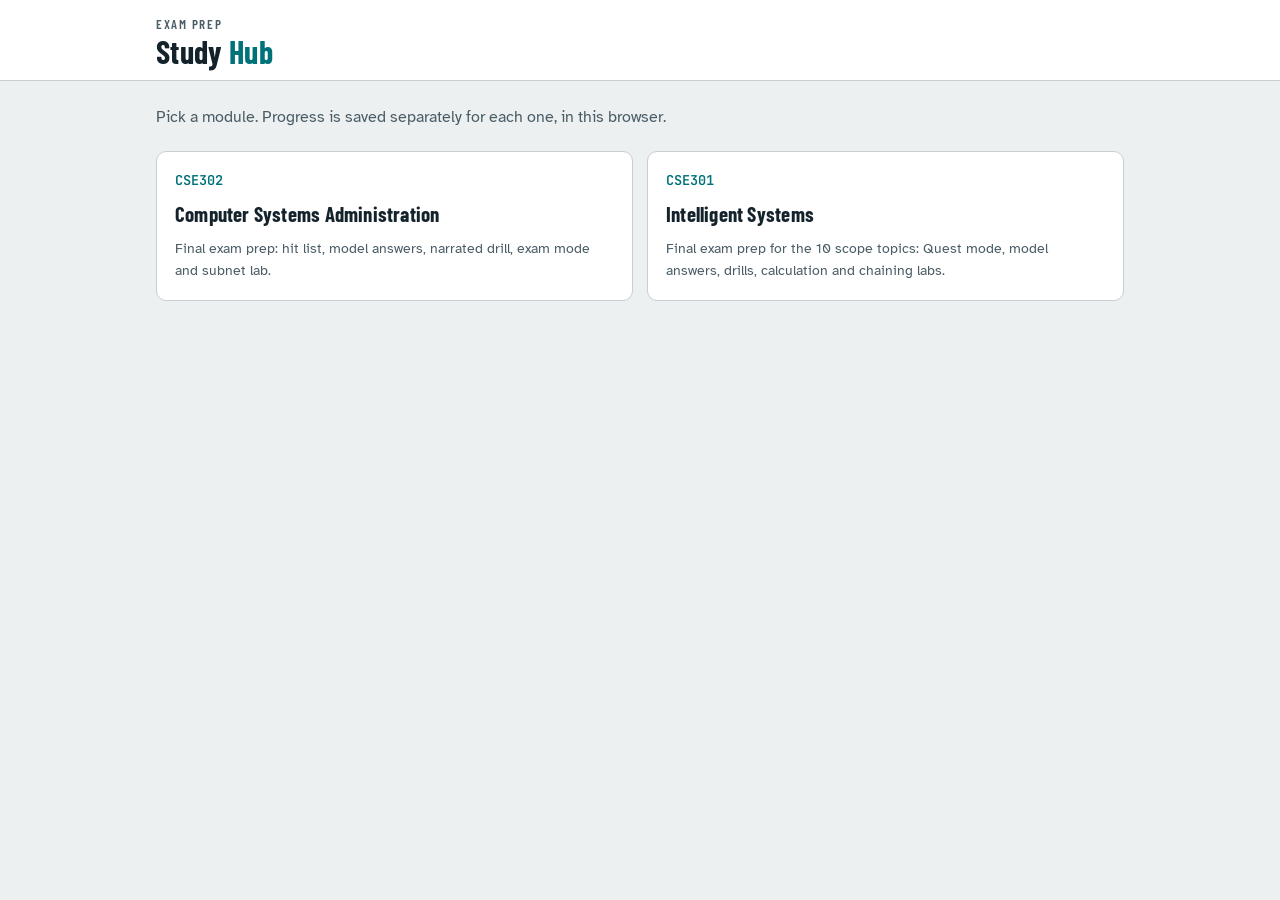
<file: index.html>
<!doctype html>
<html lang="en">
<head>
<meta charset="utf-8">
<meta name="viewport" content="width=device-width,initial-scale=1,viewport-fit=cover">
<title>Study Hub</title>
<meta name="description" content="Exam prep for every module.">
<link rel="preconnect" href="https://fonts.googleapis.com">
<link rel="preconnect" href="https://fonts.gstatic.com" crossorigin>
<link rel="stylesheet" href="https://fonts.googleapis.com/css2?family=Atkinson+Hyperlegible:ital,wght@0,400;0,700;1,400&family=Barlow+Condensed:wght@500;600;700&family=JetBrains+Mono:wght@400;600&display=swap">
<link rel="stylesheet" href="assets/style.css">
</head>
<body>
<header class="top"><div class="wrap top-in"><div class="brand"><div class="eyebrow">Exam prep</div><h1>Study <span>Hub</span></h1></div></div></header>
<main class="wrap"><div class="view">
  <p class="muted">Pick a module. Progress is saved separately for each one, in this browser.</p>
  <div class="hub-grid" id="hub"></div>
</div></main>
<script src="modules.js"></script>
<script>
(function () {
  var esc = function (s) { return String(s || '').replace(/[&<>"']/g, function (c) { return { '&': '&amp;', '<': '&lt;', '>': '&gt;', '"': '&quot;', "'": '&#39;' }[c]; }); };
  var list = window.STUDY_MODULES || [];
  document.getElementById('hub').innerHTML = list.length ? list.map(function (m) {
    return '<a class="card hub-card" href="' + esc(m.path) + '"><span class="code">' + esc(m.code) + '</span><h3>' + esc(m.name) + '</h3><p class="muted small">' + esc(m.note) + '</p></a>';
  }).join('') : '<div class="card"><p>No modules yet. Add one in modules.js.</p></div>';
})();
</script>
</body>
</html>
</file>
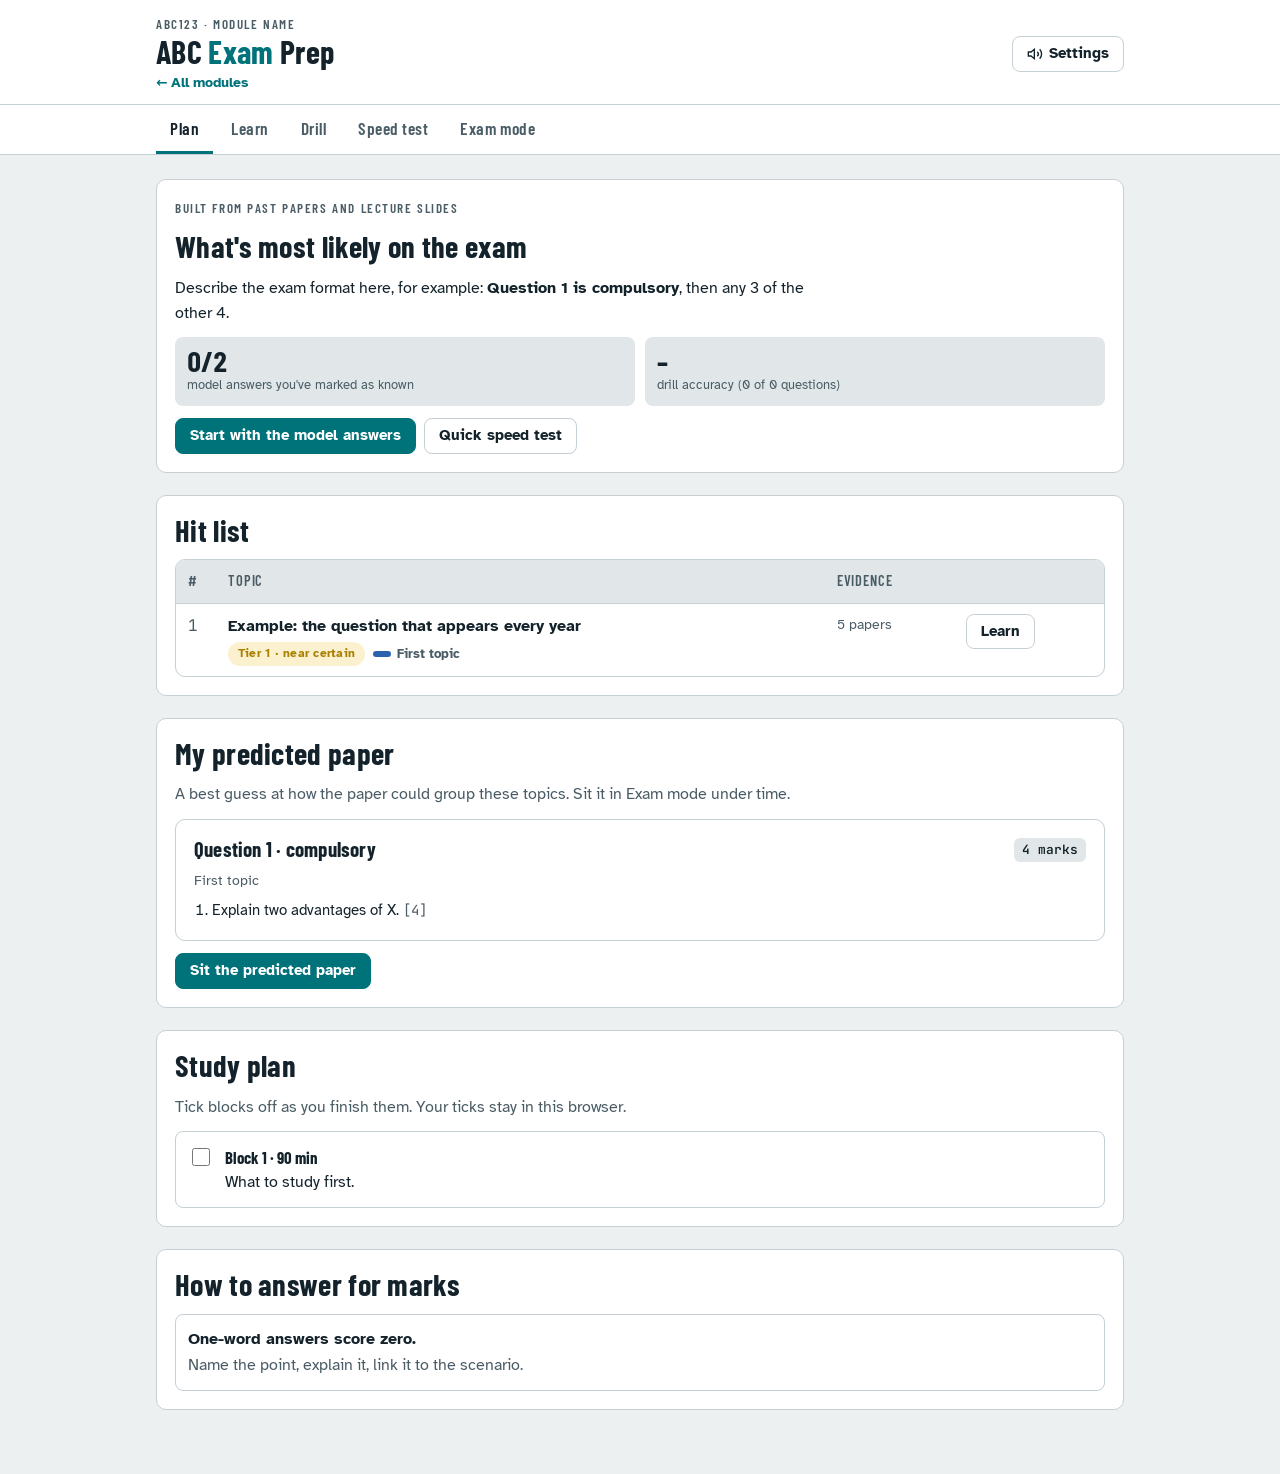
<file: _template/index.html>
<!doctype html>
<html lang="en">
<head>
<meta charset="utf-8">
<meta name="viewport" content="width=device-width,initial-scale=1,viewport-fit=cover">
<title>New Module Prep</title>
<meta name="description" content="Exam prep for a new module.">
<meta name="claude:viewport-fit-sides" content="cover">
<link rel="preconnect" href="https://fonts.googleapis.com">
<link rel="preconnect" href="https://fonts.gstatic.com" crossorigin>
<link rel="stylesheet" href="https://fonts.googleapis.com/css2?family=Atkinson+Hyperlegible:ital,wght@0,400;0,700;1,400&family=Barlow+Condensed:wght@500;600;700&family=JetBrains+Mono:wght@400;600&display=swap">
<link rel="stylesheet" href="../assets/style.css">
</head>
<body>
<!-- Module content: edit the three files in data/. The engine builds the page. -->
<script src="data/module.js"></script>
<script src="data/learn.js"></script>
<script src="data/drill.js"></script>
<script src="../assets/engine.js"></script>
</body>
</html>
</file>
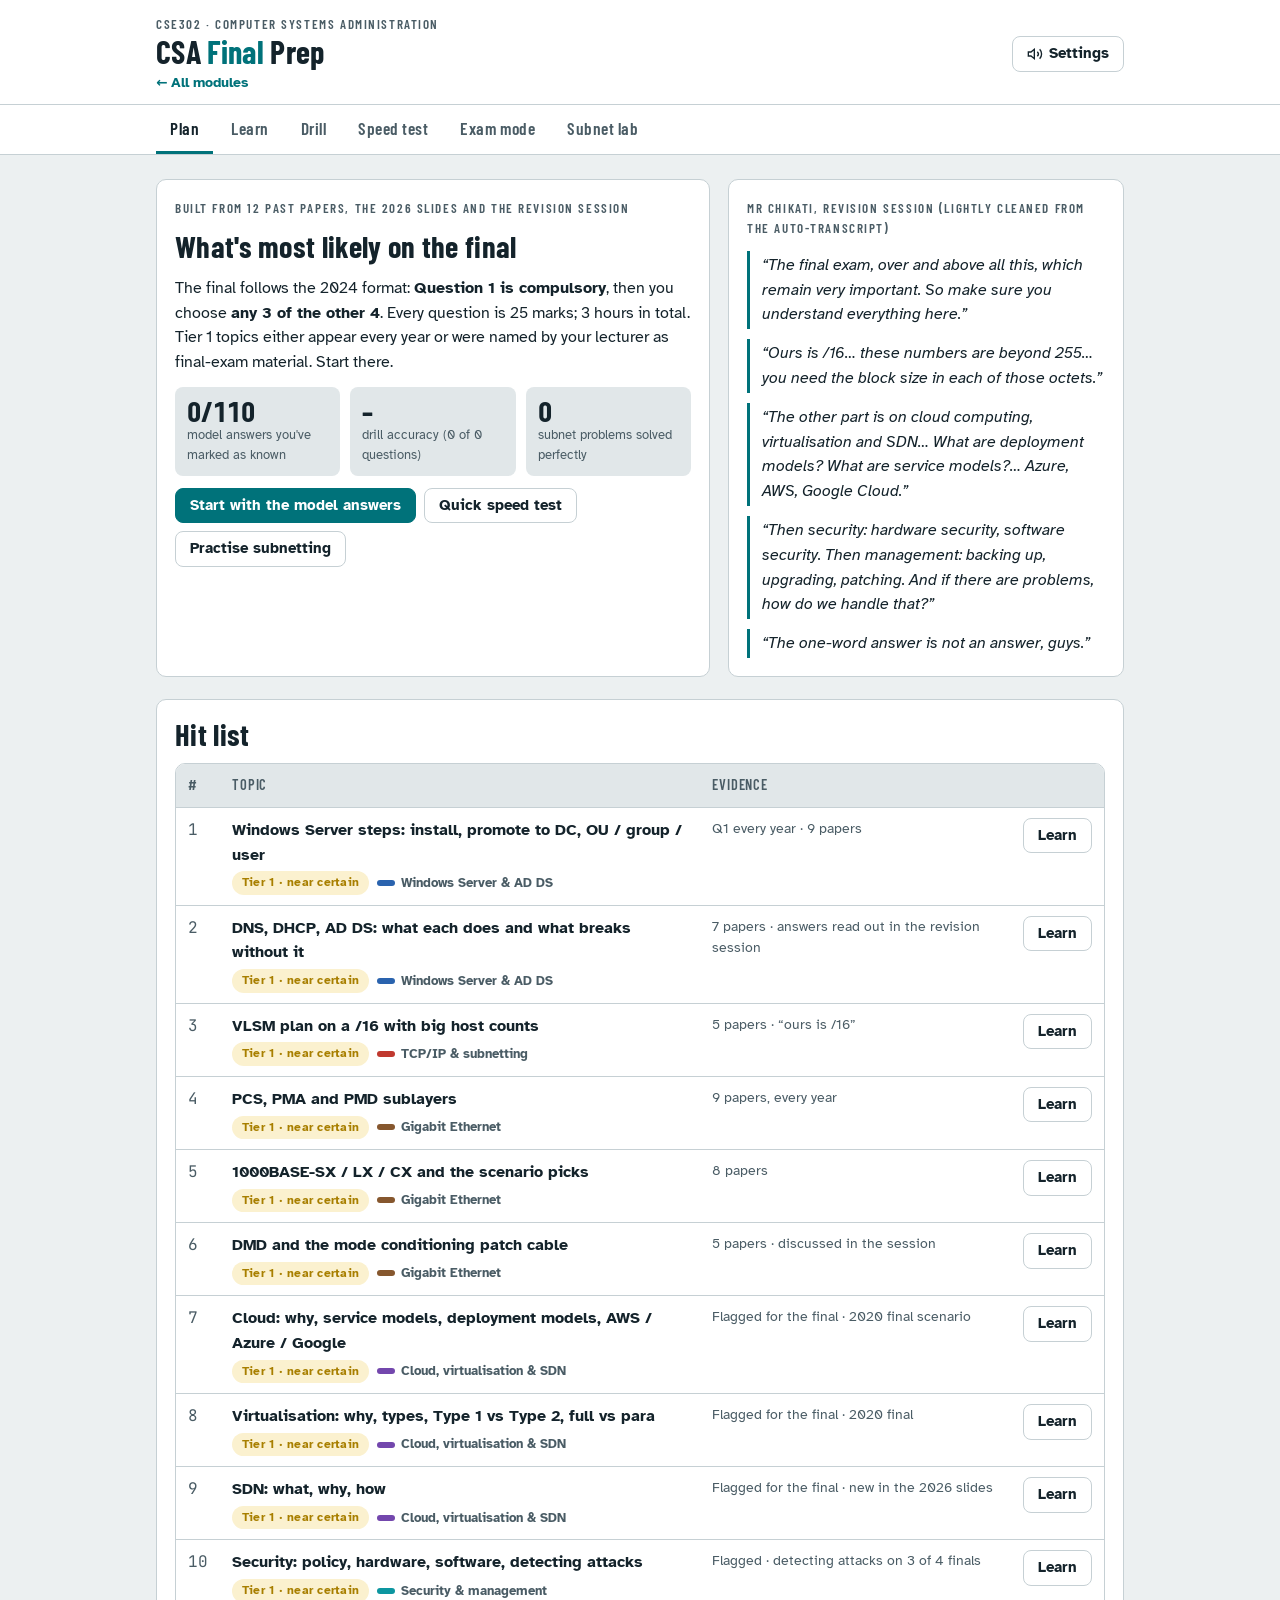
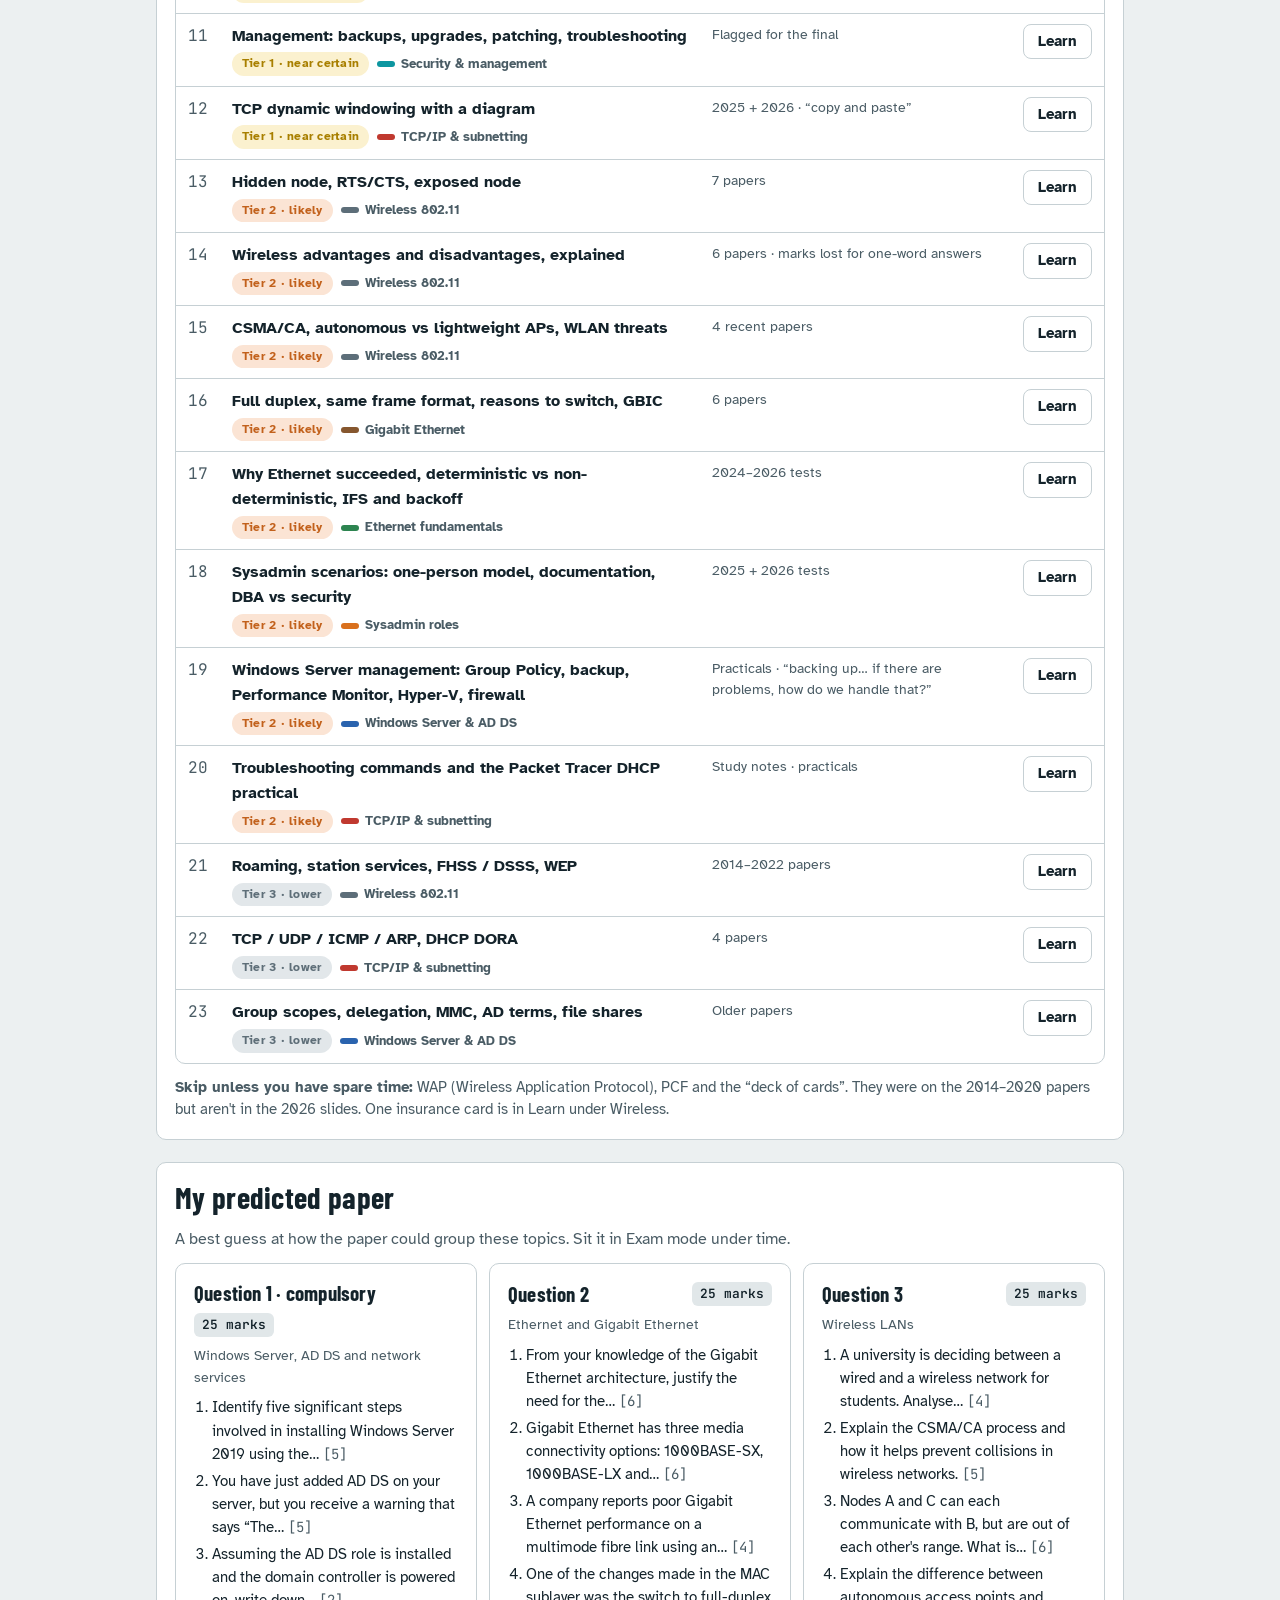
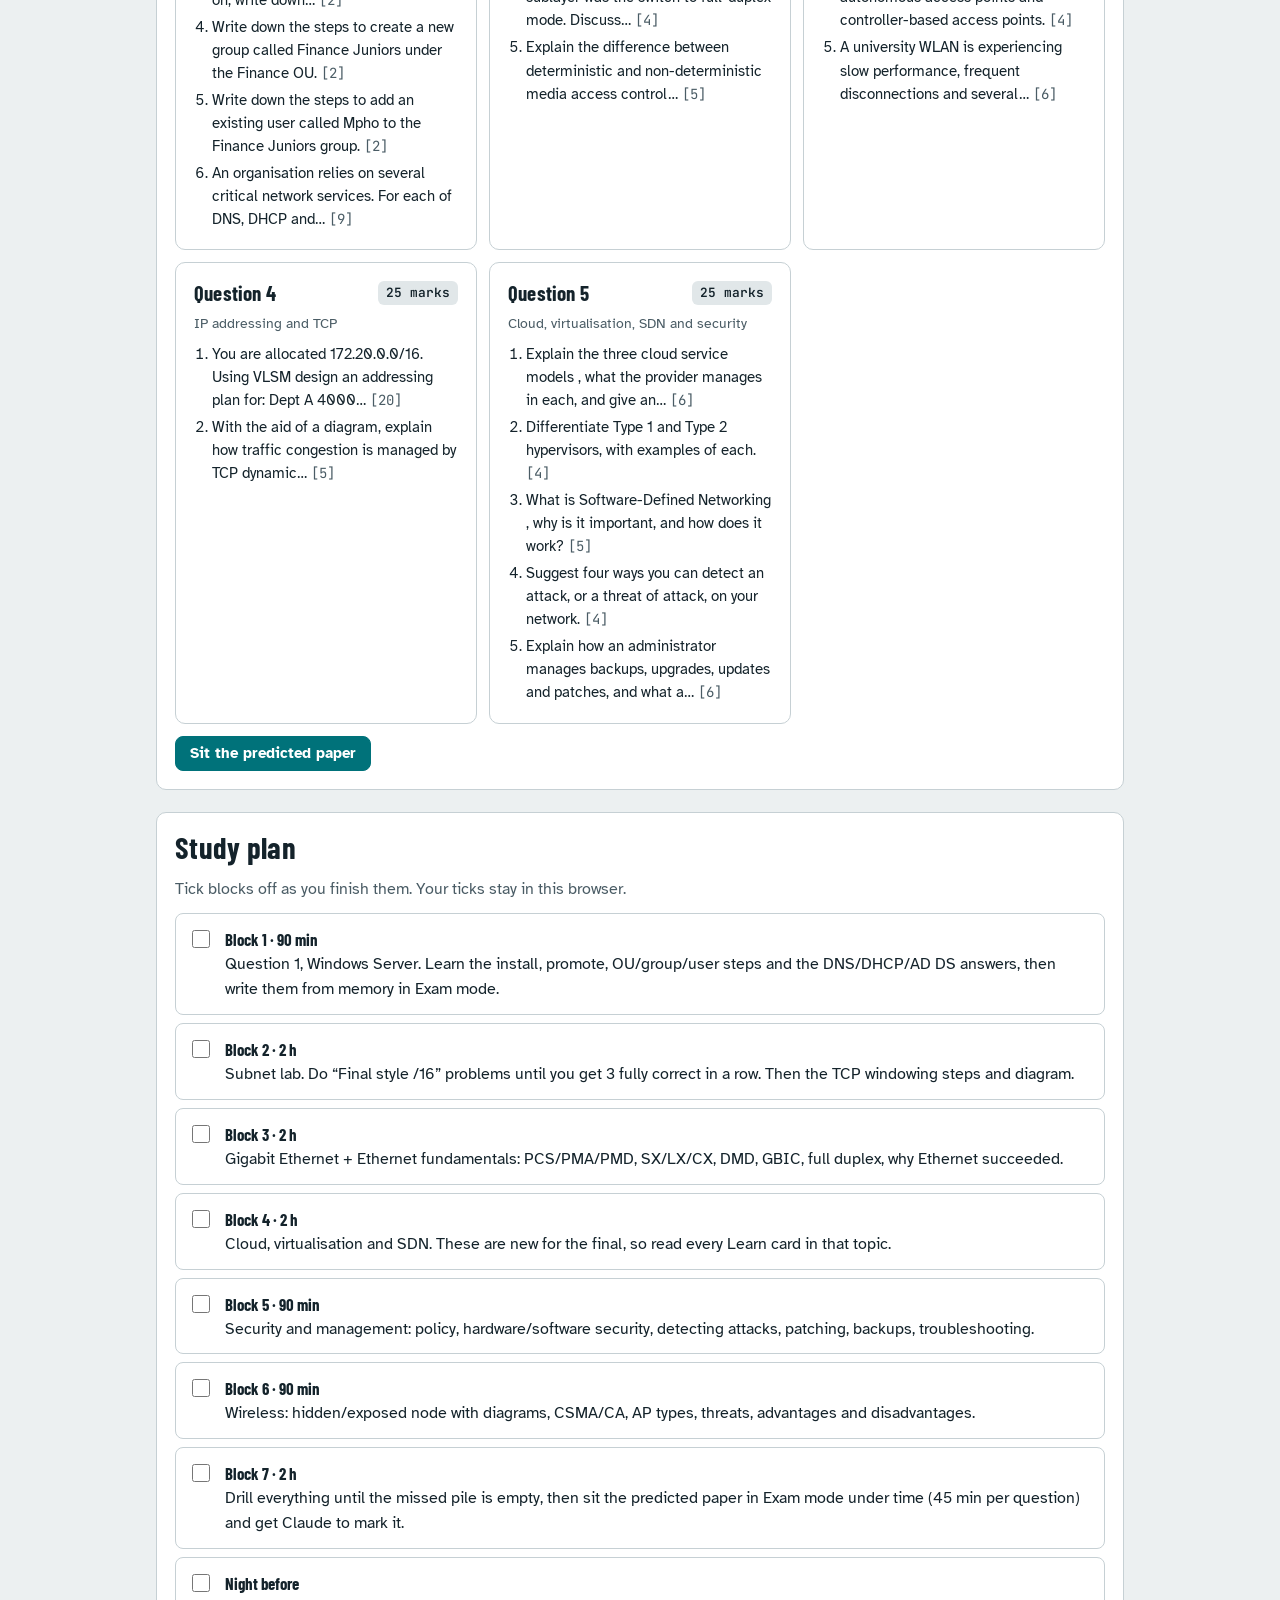
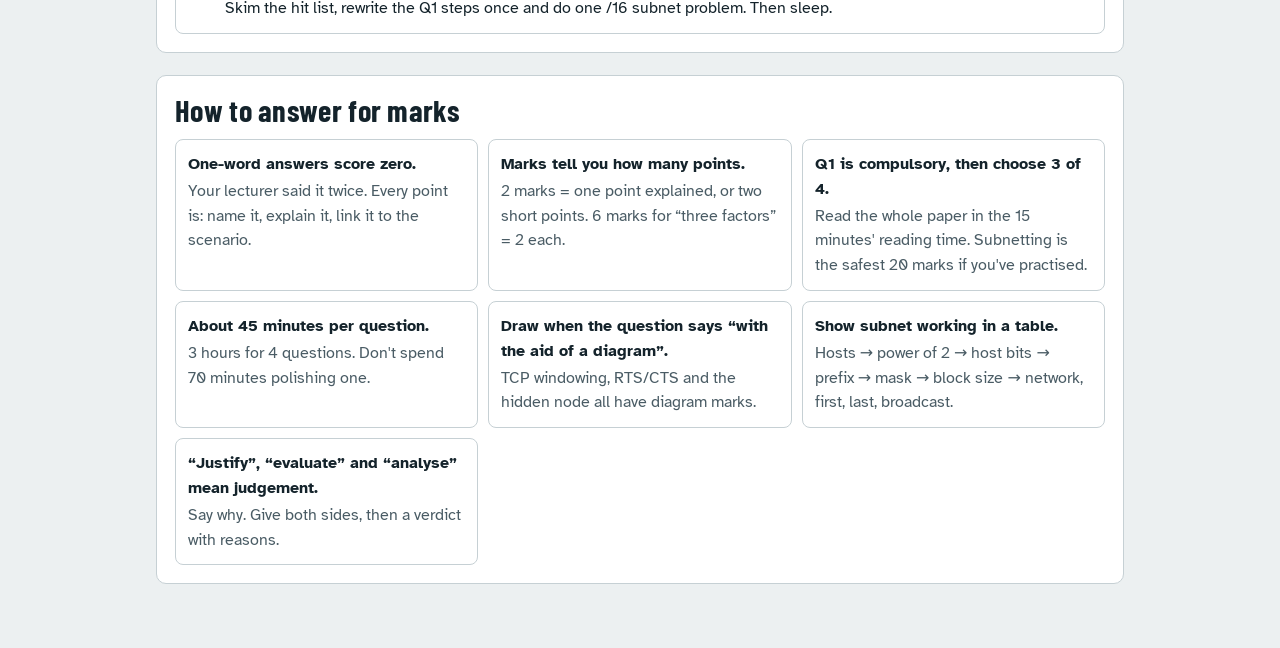
<file: csa/index.html>
<!doctype html>
<html lang="en">
<head>
<meta charset="utf-8">
<meta name="viewport" content="width=device-width,initial-scale=1,viewport-fit=cover">
<title>CSA Final Prep</title>
<meta name="description" content="CSE302 Computer Systems Administration final-exam prep: predicted questions, model answers, drill, exam mode and subnet lab.">
<meta name="claude:viewport-fit-sides" content="cover">
<link rel="preconnect" href="https://fonts.googleapis.com">
<link rel="preconnect" href="https://fonts.gstatic.com" crossorigin>
<link rel="stylesheet" href="https://fonts.googleapis.com/css2?family=Atkinson+Hyperlegible:ital,wght@0,400;0,700;1,400&family=Barlow+Condensed:wght@500;600;700&family=JetBrains+Mono:wght@400;600&display=swap">
<link rel="stylesheet" href="../assets/style.css">
</head>
<body>
<!-- Module content: edit the three files in data/. The engine builds the page. -->
<script src="data/module.js"></script>
<script src="data/learn.js"></script>
<script src="data/drill.js"></script>
<script src="../assets/tools/subnet.js"></script>
<script src="../assets/engine.js"></script>
</body>
</html>
</file>
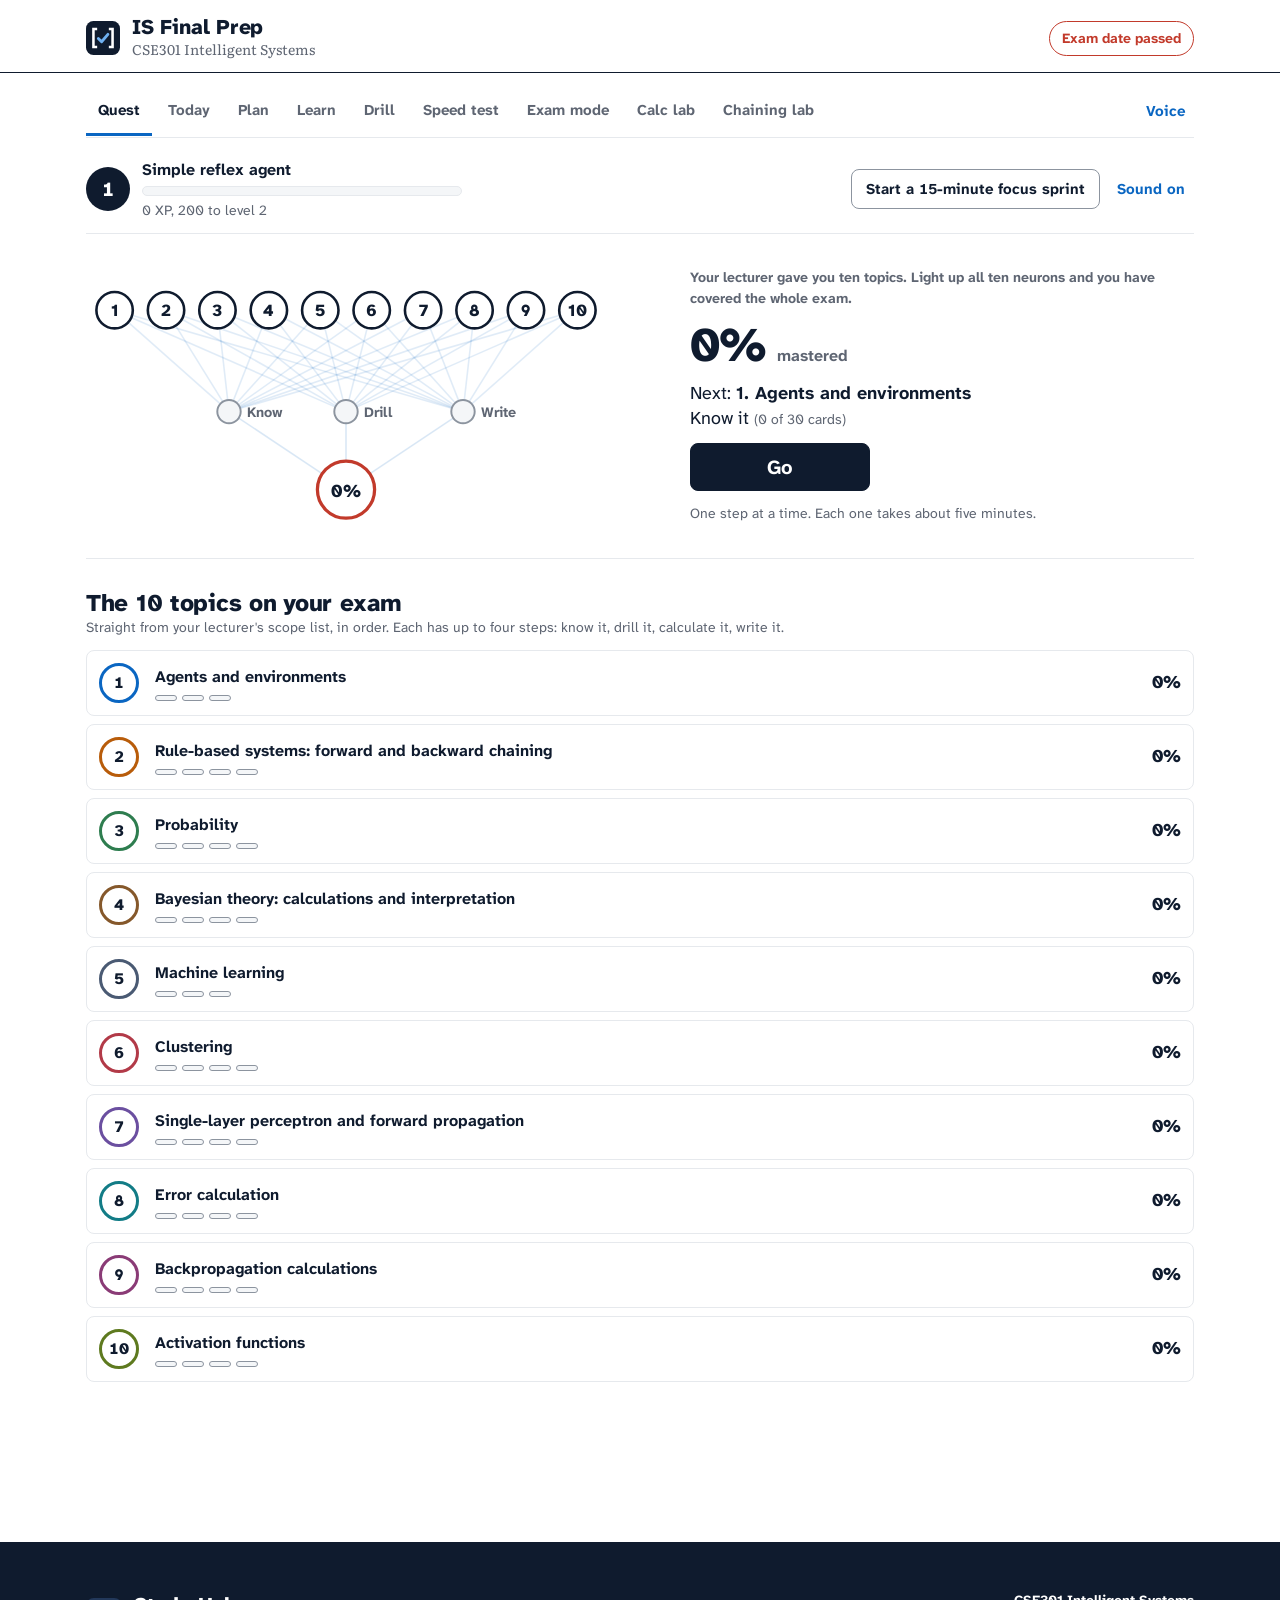
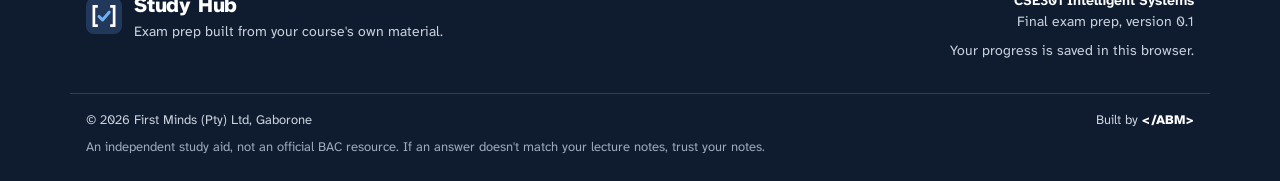
<file: is/index.html>
<!doctype html>
<html lang="en">
<head>
<meta charset="utf-8">
<meta name="viewport" content="width=device-width,initial-scale=1,viewport-fit=cover">
<title>IS Final Prep</title>
<meta name="claude:viewport-fit-sides" content="cover">
<meta name="author" content="</ABM> for First Minds (Pty) Ltd">
<meta name="description" content="CSE301 Intelligent Systems final exam prep: model answers, drills, calculation labs and chaining traces built from your CA.">
<link rel="preconnect" href="https://fonts.googleapis.com">
<link rel="preconnect" href="https://fonts.gstatic.com" crossorigin>
<link rel="stylesheet" href="https://fonts.googleapis.com/css2?family=Atkinson+Hyperlegible+Next:ital,wght@0,400;0,500;0,700;0,800;1,400&family=Literata:ital,opsz,wght@0,7..72,400;0,7..72,600;1,7..72,400&display=swap">
<style>

:root {
  --navy: #0F1B2E;
  --navy-2: #1E2F4A;
  --white: #FFFFFF;
  --blue: #0A66C2;
  --blue-2: #084F97;
  --blue-wash: #EAF2FB;
  --grey-1: #E6E9ED;
  --grey-0: #F4F6F8;
  --grey-2: #5E6572;
  --tick: #1D7A4E;
  --tick-wash: #E8F4EE;
  --cross: #C23A2B;
  --cross-wash: #FBECEA;
  --hl: #FFE97A;
  --rule: #D7E3F1;
  --edge: #8C949F;       /* borders of things you can press or type in: 3:1 against white */
  --warn: #A86B00;
  --warn-wash: #FFF4D6;
  --marker: #C23A2B;     /* the marker's red pen: ticks, crosses and the circled score on a marked script */
  --foot-bg: #0F1B2E;
  --page: var(--white);
  --ink: var(--navy);
  --ink-2: var(--grey-2);
  --line: var(--grey-1);
  --fill: var(--grey-0);
  --accent: var(--blue);
  --accent-ink: var(--white);
  --primary: var(--navy);
  --primary-ink: var(--white);
  --primary-hover: var(--navy-2);
  --focus: var(--blue);
  /* Topic strands: eight pen colours that stay distinct side by side. */
  --f-blue: #0A66C2;
  --f-orange: #B85C0A;
  --f-green: #2E7D4F;
  --f-brown: #85582B;
  --f-slate: #4A5A73;
  --f-red: #B23A48;
  --f-violet: #6B4FA0;
  --f-aqua: #127C86;
  --f-plum: #8A3B76;
  --f-moss: #5E7A1F;
  /* Type. Atkinson Hyperlegible Next is the app's voice: built by the Braille Institute so letters
     that look alike (I l 1, O 0) never get confused. Literata is the exam paper's voice: questions,
     model answers and anything you would find printed on a paper. */
  --sans: 'Atkinson Hyperlegible Next Variable', 'Atkinson Hyperlegible Next', system-ui, -apple-system, 'Segoe UI', sans-serif;
  --serif: 'Literata Variable', Literata, Georgia, 'Times New Roman', serif;
  /* The classic typographic scale: 14 16 18 21 24 36 48 60 72. */
  --t-s: 0.875rem;
  --t-b: 1rem;
  --t-p: 1.125rem;
  --t-h3: 1.3125rem;
  --t-h2: 1.5rem;
  --t-h1: 2.25rem;
  --t-d: 3rem;
  --t-hero: clamp(2.6rem, 1.6rem + 4.4vw, 4.5rem);
  --lh-sans: 1.5;
  --lh-serif: 1.65;
  --lh-tight: 1.08;
  --s1: 4px; --s2: 8px; --s3: 12px; --s4: 16px; --s5: 24px; --s6: 32px; --s7: 48px; --s8: 64px; --s9: 96px;
  /* Radius follows hierarchy: paper is nearly square, controls are soft, tags are round. */
  --r-paper: 3px;
  --r-ctl: 8px;
  --r-dialog: 14px;
  --r-round: 999px;
  --wrap: 1140px;
  --measure: 68ch;
  --gut-l: 3.25rem;     /* hanging question numbers */
  --gut-r: 4.25rem;     /* marks in square brackets */
  --bar-h: 64px;        /* sticky site header */
  --shadow-paper: 0 1px 0 var(--grey-1), 0 18px 32px -22px rgba(15, 27, 46, 0.45);
  --shadow-pop: 0 2px 4px rgba(15, 27, 46, 0.08), 0 16px 40px -12px rgba(15, 27, 46, 0.35);
  color-scheme: light;
}
/* Night theme: the page turns First Minds navy, like studying under a desk lamp. */
@media (prefers-color-scheme: dark) {
  :root:not([data-theme="light"]) {
    --page: #0F1B2E;
    --ink: #E8EDF4;
    --ink-2: #A8B3C4;
    --line: #2A3A55;
    --fill: #16253D;
    --accent: #6FB1F2;
    --accent-ink: #0F1B2E;
    --primary: #E8EDF4;
    --primary-ink: #0F1B2E;
    --primary-hover: #FFFFFF;
    --focus: #6FB1F2;
    --blue-wash: #17304F;
    --tick: #57C08A;
    --tick-wash: #12352A;
    --cross: #F08070;
    --cross-wash: #3A1E22;
    --hl: #5C4E12;
    --rule: #22385A;
    --grey-0: #16253D;
    --edge: #6F809C;
    --warn: #F0B54A;
    --warn-wash: #3A2E10;
    --marker: #F08070;
    --foot-bg: #0A1220;
  --mark-bg: #22385A;
    --mark-bg: #22385A;
    --f-blue: #6FB1F2; --f-orange: #F0A060; --f-green: #6CC596; --f-brown: #C99A68;
    --f-slate: #9DAECB; --f-red: #F08A96; --f-violet: #B49BE6; --f-aqua: #5CC6CF; --f-plum: #E08BCB; --f-moss: #A9C96A;
    --shadow-paper: 0 1px 0 #22385A, 0 18px 32px -22px rgba(0, 0, 0, 0.8);
    --shadow-pop: 0 2px 4px rgba(0, 0, 0, 0.3), 0 16px 40px -12px rgba(0, 0, 0, 0.7);
    color-scheme: dark;
  }
}
:root[data-theme="dark"] {
  --page: #0F1B2E;
  --ink: #E8EDF4;
  --ink-2: #A8B3C4;
  --line: #2A3A55;
  --fill: #16253D;
  --accent: #6FB1F2;
  --accent-ink: #0F1B2E;
  --primary: #E8EDF4;
  --primary-ink: #0F1B2E;
  --primary-hover: #FFFFFF;
  --focus: #6FB1F2;
  --blue-wash: #17304F;
  --tick: #57C08A;
  --tick-wash: #12352A;
  --cross: #F08070;
  --cross-wash: #3A1E22;
  --hl: #5C4E12;
  --rule: #22385A;
  --grey-0: #16253D;
  --edge: #6F809C;
  --warn: #F0B54A;
  --warn-wash: #3A2E10;
  --marker: #F08070;
  --foot-bg: #0A1220;
  --f-blue: #6FB1F2; --f-orange: #F0A060; --f-green: #6CC596; --f-brown: #C99A68;
  --f-slate: #9DAECB; --f-red: #F08A96; --f-violet: #B49BE6; --f-aqua: #5CC6CF; --f-plum: #E08BCB; --f-moss: #A9C96A;
  --shadow-paper: 0 1px 0 #22385A, 0 18px 32px -22px rgba(0, 0, 0, 0.8);
  --shadow-pop: 0 2px 4px rgba(0, 0, 0, 0.3), 0 16px 40px -12px rgba(0, 0, 0, 0.7);
  color-scheme: dark;
}
*, *::before, *::after { box-sizing: border-box; }
[hidden] { display: none !important; }
html { -webkit-text-size-adjust: 100%; text-size-adjust: 100%; }
body {
  margin: 0;
  background: var(--page);
  color: var(--ink);
  font-family: var(--sans);
  font-size: var(--t-b);
  line-height: var(--lh-sans);
  font-optical-sizing: auto;
  -webkit-font-smoothing: antialiased;
  text-rendering: optimizeLegibility;
}
img, svg { display: block; max-width: 100%; }
h1, h2, h3, h4 { margin: 0; line-height: var(--lh-tight); font-weight: 800; letter-spacing: -0.012em; text-wrap: balance; }
p { margin: 0; text-wrap: pretty; }
a { color: var(--accent); text-decoration-thickness: 1px; text-underline-offset: 0.18em; }
a:hover { text-decoration-thickness: 2px; }
b, strong { font-weight: 700; }
button, input, select, textarea { font: inherit; color: inherit; }
button { cursor: pointer; }
button:disabled { cursor: not-allowed; }
:focus-visible { outline: 3px solid var(--focus); outline-offset: 2px; border-radius: 4px; }
::selection { background: var(--blue-wash); color: var(--ink); }
kbd {
  font-family: var(--sans); font-size: 0.8em; font-weight: 700;
  padding: 1px 6px; border: 1px solid var(--line); border-bottom-width: 2px; border-radius: 5px;
  background: var(--page);
}
.visually-hidden {
  position: absolute !important; width: 1px; height: 1px; padding: 0; margin: -1px;
  overflow: hidden; clip: rect(0 0 0 0); white-space: nowrap; border: 0;
}
.skip-link {
  position: absolute; left: var(--s4); top: -100px; z-index: 100;
  background: var(--primary); color: var(--primary-ink); padding: var(--s2) var(--s4); border-radius: var(--r-ctl);
}
.skip-link:focus { top: var(--s2); }
@media (prefers-reduced-motion: reduce) {
  *, *::before, *::after { animation-duration: 0.01ms !important; animation-iteration-count: 1 !important; transition-duration: 0.01ms !important; scroll-behavior: auto !important; }
}
.sx { position: relative; }
.sx--no-ai .sx-ai { display: none !important; }
/* ---------- bar and tabs ---------- */
.sx-bar {
  position: sticky; top: var(--bar-h); z-index: 20;
  display: flex; align-items: center; gap: var(--s3);
  background: var(--page); border-bottom: 1px solid var(--line);
  margin-bottom: var(--s2);
}
.sx-tabs { display: flex; gap: var(--s1); overflow-x: auto; scrollbar-width: none; flex: 1; min-width: 0; }
.sx-tabs::-webkit-scrollbar { display: none; }
.sx-tabs a {
  flex: none; padding: 14px 12px 12px; color: var(--ink-2); text-decoration: none; font-weight: 700; font-size: 0.9375rem;
  border-bottom: 3px solid transparent; white-space: nowrap;
}
.sx-tabs a:hover { color: var(--ink); }
.sx-tabs a[aria-current="page"] { color: var(--ink); border-bottom-color: var(--accent); }
.sx-bar-acts { display: flex; gap: var(--s2); flex: none; }
.sx-voice {
  display: grid; grid-template-columns: repeat(auto-fit, minmax(220px, 1fr)); gap: var(--s3) var(--s5); align-items: end;
  padding: var(--s4); margin-bottom: var(--s3); border: 1px solid var(--line); border-radius: var(--r-ctl); background: var(--fill);
}
.sx-voice label { display: grid; gap: 6px; font-size: var(--t-s); font-weight: 700; color: var(--ink-2); }
.sx-voice .sx-check { display: flex; }
.sx-voice .sx-note { grid-column: 1 / -1; }
/* ---------- sheets: sections of the page, separated by rules, not boxed ---------- */
.sx-view { padding-bottom: var(--s7); }
.sx-sheet { padding-block: var(--s6); border-top: 1px solid var(--line); }
.sx-view > .sx-sheet:first-child, .sx-view > div:first-child > .sx-sheet:first-child { border-top: 0; }
.sx-filters { display: grid; gap: var(--s3); padding-bottom: var(--s5); }
.sx-h { font-size: var(--t-h2); }
.sx-h--lead { font-size: clamp(1.75rem, 1.2rem + 2vw, var(--t-h1)); max-width: 22ch; }
.sx-sub { font-size: var(--t-h3); font-weight: 700; margin-bottom: var(--s2); }
.sx-note { font-size: var(--t-s); color: var(--ink-2); }
.sx-lead { font-size: var(--t-p); max-width: var(--measure); margin-top: var(--s3); }
.sx-source { font-size: var(--t-s); color: var(--ink-2); font-weight: 700; margin-bottom: var(--s3); }
.sx-headrow { display: flex; flex-wrap: wrap; align-items: baseline; justify-content: space-between; gap: var(--s2) var(--s4); }
.sx-row { display: flex; flex-wrap: wrap; align-items: center; gap: var(--s2); margin-top: var(--s4); }
.sx-empty { font-size: var(--t-p); color: var(--ink-2); padding-block: var(--s5); max-width: var(--measure); }
.sx-num { font-variant-numeric: tabular-nums; }
.sx-good { color: var(--tick); }
.sx-bad { color: var(--cross); font-weight: 700; }
.sx-hl { font-weight: 650; background: linear-gradient(transparent 56%, var(--hl) 56%, var(--hl) 94%, transparent 94%); padding-inline: 1px; }
.sx-ico { width: 18px; height: 18px; flex: none; }
.sx-details > summary { cursor: pointer; font-weight: 700; }
.sx-details[open] > summary { margin-bottom: var(--s3); }
/* ---------- controls ---------- */
.sx-btn {
  display: inline-flex; align-items: center; justify-content: center; gap: 8px;
  min-height: 40px; padding: 6px 14px; border: 1px solid var(--edge); border-radius: var(--r-ctl);
  background: var(--page); color: var(--ink); font-size: 0.9375rem; font-weight: 700; text-decoration: none; line-height: 1.2;
}
.sx-btn:hover { border-color: var(--ink); }
.sx-btn:disabled { opacity: 0.55; }
.sx-btn--primary { background: var(--primary); color: var(--primary-ink); border-color: var(--primary); }
.sx-btn--primary:hover { background: var(--primary-hover); border-color: var(--primary-hover); }
.sx-btn--quiet { border-color: transparent; color: var(--accent); background: transparent; padding-inline: 8px; }
.sx-btn--quiet:hover { border-color: transparent; text-decoration: underline; text-underline-offset: 0.2em; }
.sx-btn--know { border-color: var(--tick); color: var(--tick); }
.sx-btn--know:hover { border-color: var(--tick); background: var(--tick-wash); }
.sx-btn--big { min-height: 48px; font-size: 1.0625rem; padding-inline: 20px; }
.sx-btn--stop { background: var(--primary); color: var(--primary-ink); border-color: var(--primary); }
.sx-dot { width: 8px; height: 8px; border-radius: 50%; background: var(--accent); animation: sx-pulse 1.2s ease-in-out infinite; }
@keyframes sx-pulse { 50% { opacity: 0.25; } }
.sx-chips { display: flex; flex-wrap: wrap; gap: var(--s2); }
.sx-chip {
  display: inline-flex; align-items: center; gap: 8px; min-height: 36px; padding: 4px 14px;
  border: 1px solid var(--edge); border-radius: var(--r-round); background: var(--page); color: var(--ink);
  font-size: var(--t-s); font-weight: 500;
}
.sx-chip:hover { border-color: var(--ink); }
.sx-chip[aria-pressed="true"] { background: var(--blue-wash); border-color: var(--accent); font-weight: 700; }
.sx-chip i, .sx-topic i { display: inline-block; width: 4px; height: 14px; border-radius: 2px; background: var(--sc, var(--ink-2)); flex: none; }
.sx select, .sx input[type="text"], .sx input[type="search"], .sx input:not([type]) {
  min-height: 40px; padding: 6px 10px; border: 1px solid var(--edge); border-radius: var(--r-ctl); background: var(--page); color: var(--ink);
}
.sx select:hover, .sx input[type="text"]:hover, .sx input[type="search"]:hover { border-color: var(--ink-2); }
.sx-check { display: inline-flex; align-items: center; gap: 8px; font-size: var(--t-s); cursor: pointer; }
.sx-check input { width: 18px; height: 18px; accent-color: var(--accent); }
.sx-search { display: flex; flex-wrap: wrap; align-items: center; gap: var(--s2) var(--s4); }
.sx-search input[type="search"] { flex: 1 1 260px; }
.sx-field { display: grid; gap: 6px; }
.sx-field__l { font-size: var(--t-s); font-weight: 700; color: var(--ink-2); }
.sx-split { display: grid; grid-template-columns: repeat(auto-fit, minmax(240px, 1fr)); gap: var(--s4); }
/* ---------- labels ---------- */
.sx-q__meta { display: flex; flex-wrap: wrap; align-items: center; gap: 6px 14px; font-size: var(--t-s); color: var(--ink-2); }
.sx-topic { display: inline-flex; align-items: center; gap: 7px; color: var(--ink-2); }
.sx-tier { display: inline-flex; align-items: center; gap: 7px; font-weight: 700; color: var(--ink); }
/* Likelihood shown as a shaded answer-sheet bubble: full, half, empty. */
.sx-tier::before {
  content: ''; width: 12px; height: 12px; border-radius: 50%; border: 1.5px solid var(--ink); flex: none;
  background: conic-gradient(var(--ink) var(--fillto, 0%), transparent 0);
}
.sx-tier--1::before { --fillto: 100%; }
.sx-tier--2::before { --fillto: 50%; }
.sx-tier--3 { color: var(--ink-2); }
.sx-tier--3::before { border-color: var(--ink-2); }
.sx-flag { font-weight: 700; color: var(--accent); }
.sx-seen { color: var(--ink-2); }
/* ---------- the question block: number | question | marks ---------- */
.sx-list { padding-top: 0; }
.sx-q {
  display: grid; grid-template-columns: var(--gut-l) minmax(0, 1fr) var(--gut-r);
  padding-block: var(--s6); border-top: 1px solid var(--line);
}
.sx-list > .sx-q:first-child { border-top: 0; padding-top: var(--s4); }
.sx-q__n { font-weight: 800; font-size: var(--t-h3); line-height: 1.5; padding-top: 0.1em; font-variant-numeric: tabular-nums; }
.sx-q__body { min-width: 0; display: grid; gap: var(--s3); align-content: start; }
.sx-q__m { display: grid; justify-items: end; align-content: start; gap: 6px; padding-top: 0.15em; }
.sx-m { font-family: var(--serif); font-size: var(--t-p); font-variant-numeric: tabular-nums lining-nums; white-space: nowrap; }
.sx-est { font-size: 0.75rem; color: var(--ink-2); }
.sx-known { color: var(--tick); }
.sx-known .sx-ico { width: 26px; height: 26px; }
.sx-q__text {
  font-family: var(--serif); font-size: var(--t-p); line-height: 1.55; font-weight: 520;
  max-width: var(--measure);
}
.sx-q__body > .sx-q__text { order: -1; }
.sx-q__text--big { font-size: 1.3125rem; line-height: 1.5; }
.sx-pts { margin: 0; padding-left: 1.3em; font-family: var(--serif); font-size: 1.0625rem; line-height: var(--lh-serif); max-width: var(--measure); display: grid; gap: 10px; }
.sx-pts li::marker { color: var(--ink-2); }
ol.sx-pts li::marker { font-family: var(--sans); font-weight: 800; color: var(--ink); }
.sx-pts b { font-weight: 650; }
.sx-tip { border-left: 3px solid var(--accent); padding: 2px 0 2px 14px; font-size: 0.9375rem; max-width: var(--measure); }
.sx-q__acts { margin-top: var(--s1); }
.sx-q--exam { padding-top: 0; border-top: 0; }
.sx-q--exam .sx-q__n { font-size: var(--t-b); }
/* ---------- today ---------- */
.sx-today { padding-top: var(--s5); }
.sx-ready { max-width: 640px; }
.sx-ready__label { font-weight: 700; color: var(--ink-2); }
.sx-ready__n { font-size: var(--t-d); font-weight: 800; line-height: 1; margin: 6px 0 var(--s4); font-variant-numeric: tabular-nums; }
.sx-ready__n span { font-size: 0.55em; margin-left: 2px; }
/* A 30 cm ruler: what every learner already uses to measure. */
.sx-ruler {
  position: relative; height: 30px; border: 1.5px solid var(--ink); border-radius: var(--r-paper); overflow: hidden;
  background:
    repeating-linear-gradient(to right, var(--ink) 0 1.5px, transparent 1.5px 10%) left top / 100% 12px no-repeat,
    repeating-linear-gradient(to right, var(--ink-2) 0 1px, transparent 1px 2%) left top / 100% 6px no-repeat,
    var(--page);
}
.sx-ruler i { position: absolute; left: 0; bottom: 0; height: 12px; background: var(--accent); border-radius: 0 2px 2px 0; }
.sx-ruler__scale { display: flex; justify-content: space-between; font-size: 0.75rem; color: var(--ink-2); margin-top: 4px; font-variant-numeric: tabular-nums; }
.sx-how { margin-top: var(--s4); font-size: var(--t-s); }
.sx-how summary { cursor: pointer; color: var(--accent); font-weight: 700; }
.sx-how p { margin-top: var(--s2); color: var(--ink-2); max-width: var(--measure); }
.sx-when { margin-top: var(--s5); font-size: var(--t-p); }
.sx-next { list-style: none; margin: var(--s4) 0 0; padding: 0; counter-reset: next; display: grid; }
.sx-next li {
  counter-increment: next; display: grid; grid-template-columns: var(--gut-l) minmax(0, 1fr) auto; align-items: center; gap: var(--s3);
  padding-block: var(--s4); border-top: 1px solid var(--line);
}
.sx-next li:first-child { border-top: 0; }
.sx-next li::before { content: counter(next); font-weight: 800; font-size: var(--t-h2); }
.sx-next b { font-size: 1.0625rem; }
.sx-next p { color: var(--ink-2); font-size: 0.9375rem; margin-top: 2px; }
/* ---------- meters and tables ---------- */
.sx-meter { height: 8px; border-radius: var(--r-round); background: var(--fill); overflow: hidden; min-width: 80px; }
.sx-meter i { display: block; height: 100%; background: var(--accent); border-radius: inherit; }
.sx-meter--thin { height: 4px; margin-bottom: var(--s4); }
.sx-tablewrap { overflow-x: auto; margin-top: var(--s3); }
.sx-table { width: 100%; border-collapse: collapse; font-size: 0.9375rem; }
.sx-table th { text-align: left; font-size: var(--t-s); font-weight: 700; color: var(--ink-2); padding: 8px; border-bottom: 1.5px solid var(--ink); }
.sx-table td, .sx-table tbody th { padding: 10px 8px; border-bottom: 1px solid var(--line); vertical-align: middle; text-align: left; }
.sx-table .sx-wide { width: 40%; }
.sx-topics td:nth-child(3) { width: 28%; }
/* ---------- plan ---------- */
.sx-quotes { margin: var(--s5) 0 0; max-width: var(--measure); }
.sx-quotes ul { list-style: none; margin: 0; padding: 0 0 0 var(--s4); border-left: 3px solid var(--ink); display: grid; gap: var(--s3); }
.sx-quotes li { font-family: var(--serif); font-style: italic; font-size: var(--t-p); line-height: 1.5; }
.sx-quotes figcaption { margin-top: var(--s3); font-size: var(--t-s); color: var(--ink-2); padding-left: var(--s4); }
.sx-hits { list-style: none; margin: var(--s4) 0 0; padding: 0; counter-reset: hit; }
.sx-hits li {
  counter-increment: hit; display: grid; grid-template-columns: var(--gut-l) minmax(0, 1.3fr) minmax(0, 1fr) auto; gap: var(--s2) var(--s4); align-items: center;
  padding-block: var(--s4); border-top: 1px solid var(--line);
}
.sx-hits li:first-child { border-top: 0; }
.sx-hits li::before { content: counter(hit); font-weight: 800; font-size: var(--t-h3); font-variant-numeric: tabular-nums; }
.sx-hits__main { display: grid; gap: 6px; }
.sx-hits__main b { font-size: 1.0625rem; }
.sx-hits__ev { font-size: var(--t-s); color: var(--ink-2); }
.sx-skip { margin-top: var(--s5); padding: var(--s3) var(--s4); background: var(--fill); border-radius: var(--r-ctl); font-size: 0.9375rem; max-width: var(--measure); }
.sx-paper .sx-pq { display: grid; grid-template-columns: var(--gut-l) minmax(0, 1fr) var(--gut-r); padding-block: var(--s5); border-top: 1px solid var(--line); }
.sx-paper .sx-pq:first-of-type { margin-top: var(--s3); }
.sx-pq__n { font-weight: 800; font-size: var(--t-h3); }
.sx-pq__body h3 { font-size: 1.0625rem; font-weight: 700; }
.sx-pq__items { margin: var(--s3) 0 0; padding-left: 1.6em; font-family: var(--serif); display: grid; gap: 8px; }
.sx-pq__items li { padding-left: 4px; }
.sx-pq__items li span:first-child { display: inline; }
.sx-pq__items .sx-m { float: right; margin-left: var(--s3); font-size: 1rem; color: var(--ink-2); }
.sx-pq__tot { justify-self: end; font-family: var(--serif); font-size: var(--t-p); font-weight: 600; }
.sx-plan { list-style: none; margin: var(--s4) 0 0; padding: 0; display: grid; gap: 2px; max-width: 760px; }
.sx-plan label { display: grid; grid-template-columns: 28px minmax(0, 1fr); gap: var(--s3); padding: var(--s3) 0; border-top: 1px solid var(--line); cursor: pointer; }
.sx-plan li:first-child label { border-top: 0; }
.sx-plan input { width: 20px; height: 20px; margin-top: 2px; accent-color: var(--tick); }
.sx-plan label > span { display: grid; gap: 2px; }
.sx-plan label > span > span { color: var(--ink-2); font-size: 0.9375rem; }
.sx-plan .is-done b, .sx-plan .is-done span span { text-decoration: line-through; text-decoration-color: var(--ink-2); color: var(--ink-2); }
.sx-rules { display: grid; grid-template-columns: repeat(auto-fit, minmax(280px, 1fr)); gap: var(--s4) var(--s6); margin: var(--s4) 0 0; }
.sx-rules dt { font-weight: 700; }
.sx-rules dd { margin: 4px 0 0; color: var(--ink-2); font-size: 0.9375rem; }
/* ---------- drill and speed: one question on a sheet of paper ---------- */
.sx-card {
  max-width: 780px; padding: var(--s6); margin-top: var(--s3);
  border: 1px solid var(--line); border-radius: var(--r-paper); box-shadow: var(--shadow-paper); background: var(--page);
  display: grid; gap: var(--s4);
}
.sx-view > div > .sx-card, .sx-view > .sx-card { border-top: 1px solid var(--line); }
.sx-opts { display: grid; gap: 10px; }
.sx-opt {
  display: grid; grid-template-columns: 34px minmax(0, 1fr); align-items: center; gap: var(--s3); text-align: left;
  width: 100%; min-height: 54px; padding: 10px 14px; border: 1px solid var(--edge); border-radius: var(--r-ctl);
  background: var(--page); color: var(--ink); font-size: 1rem; line-height: 1.4;
}
.sx-opt:hover:not(:disabled) { border-color: var(--accent); background: var(--blue-wash); }
.sx-opt:disabled { cursor: default; }
.sx-bub {
  width: 30px; height: 30px; border-radius: 50%; border: 2px solid var(--ink-2); display: grid; place-items: center;
  font-weight: 800; font-size: 0.875rem; color: var(--ink-2); font-variant-numeric: tabular-nums;
}
.sx-opt:hover:not(:disabled) .sx-bub { border-color: var(--accent); color: var(--accent); }
.sx-opt.is-right { border-color: var(--tick); background: var(--tick-wash); }
.sx-opt.is-right .sx-bub { background: var(--tick); border-color: var(--tick); color: var(--page); }
.sx-opt.is-wrong { border-color: var(--cross); background: var(--cross-wash); }
.sx-opt.is-wrong .sx-bub { background: var(--cross); border-color: var(--cross); color: var(--page); }
.sx-opt.is-wrong .sx-opt__t { text-decoration: line-through; text-decoration-color: var(--cross); text-decoration-thickness: 2px; }
.sx-opt.is-dim { opacity: 0.55; }
.sx-bub .sx-ico { width: 16px; height: 16px; }
.sx-fb { padding: var(--s4) var(--s4) var(--s4) var(--s5); border-left: 4px solid; border-radius: 0 var(--r-ctl) var(--r-ctl) 0; display: grid; gap: var(--s2); animation: sx-in 0.18s ease-out; }
.sx-fb h3 { display: flex; align-items: center; gap: 8px; font-size: var(--t-h3); }
.sx-fb--ok { border-color: var(--tick); background: var(--tick-wash); }
.sx-fb--ok h3 { color: var(--tick); }
.sx-fb--no { border-color: var(--cross); background: var(--cross-wash); }
.sx-fb--no h3 { color: var(--cross); }
.sx-fb p { max-width: var(--measure); }
.sx-lbl { font-weight: 700; }
@keyframes sx-in { from { opacity: 0; transform: translateY(-4px); } }
.sx-speed__head { display: flex; flex-wrap: wrap; align-items: center; justify-content: space-between; gap: var(--s2); }
.sx-timer { height: 6px; border-radius: var(--r-round); background: var(--fill); overflow: hidden; }
.sx-timer i { display: block; height: 100%; width: 100%; background: var(--accent); transition: width 0.1s linear; }
.sx-timer i.is-low { background: var(--cross); }
.sx-autobar { height: 3px; background: var(--fill); border-radius: 2px; overflow: hidden; }
.sx-autobar i { display: block; height: 100%; width: 0; background: var(--tick); transition: width 1.7s linear; }
.sx-done { max-width: 780px; }
.sx-miss { margin: var(--s3) 0 0; padding-left: 1.4em; display: grid; gap: var(--s4); max-width: var(--measure); }
.sx-miss li { display: grid; gap: 4px; }
.sx-miss li > span { font-size: 0.9375rem; }
/* ---------- the marker's circled score ---------- */
.sx-result { display: flex; flex-wrap: wrap; align-items: center; gap: var(--s5); }
.sx-score {
  flex: none; width: 92px; height: 92px; display: flex; align-items: center; justify-content: center; gap: 1px;
  border: 3px solid var(--marker); color: var(--marker); transform: rotate(-5deg);
  border-radius: 47% 53% 49% 51% / 53% 46% 54% 47%;
  font-weight: 800; font-variant-numeric: tabular-nums; line-height: 1;
}
.sx-score span:first-child { font-size: 2.1rem; }
.sx-score span:last-child { font-size: 1.15rem; align-self: flex-end; margin-bottom: 26px; }
.sx-score span:last-child::before { content: '/'; margin: 0 1px; }
/* ---------- exam mode ---------- */
.sx-examnav { display: grid; grid-template-columns: minmax(180px, 260px) minmax(0, 1fr); gap: var(--s3) var(--s4); align-items: end; }
.sx-examnav__q { display: flex; gap: var(--s2); }
.sx-examnav__q select { flex: 1; min-width: 0; }
.sx-examtime { margin-top: 0; }
.sx-clock { font-weight: 800; font-size: 1.125rem; min-width: 4.2ch; }
.sx-clock.is-over { color: var(--cross); }
/* The answer booklet: ruled lines and a margin line. */
.sx-ruled {
  display: block; width: 100%; min-height: 18rem; margin-top: 6px; resize: vertical;
  padding: 0.25rem 1rem 0.25rem 3.25rem; border: 1px solid var(--edge); border-radius: var(--r-paper);
  font-family: var(--sans); font-size: 1.0625rem; line-height: 2rem; color: var(--ink);
  background-color: var(--page);
  background-image:
    linear-gradient(to right, transparent calc(2.5rem - 1px), color-mix(in srgb, var(--cross) 55%, transparent) calc(2.5rem - 1px), color-mix(in srgb, var(--cross) 55%, transparent) 2.5rem, transparent 2.5rem),
    repeating-linear-gradient(to bottom, transparent 0, transparent calc(2rem - 1px), var(--rule) calc(2rem - 1px), var(--rule) 2rem);
  background-position: 0 0.25rem; background-attachment: local;
}
.sx-ruled:focus-visible { outline-offset: 0; }
.sx-marking { padding: var(--s4); background: var(--fill); border-radius: var(--r-ctl); margin-top: var(--s4); }
.sx-marked { margin-top: var(--s5); display: grid; gap: var(--s4); max-width: var(--measure); }
.sx-awards { list-style: none; margin: 0; padding: 0; display: grid; gap: 8px; }
.sx-awards li { display: grid; grid-template-columns: 24px minmax(0, 1fr); gap: 10px; align-items: start; }
.sx-award { color: var(--ink); }
.sx-award .sx-ico { color: var(--marker); width: 22px; height: 22px; }
.sx-miss-pt .sx-ico { color: var(--marker); width: 22px; height: 22px; }
.sx-scheme { margin-top: var(--s5); padding: var(--s5); background: var(--fill); border-radius: var(--r-paper); display: grid; gap: var(--s3); }
.sx-pts--scheme { list-style: none; padding: 0; }
.sx-pts--scheme label { display: grid; grid-template-columns: 26px minmax(0, 1fr); gap: 8px; cursor: pointer; }
.sx-pts--scheme input { width: 20px; height: 20px; margin-top: 4px; accent-color: var(--tick); }
/* ---------- ask, locked, toast ---------- */
.sx-ask { margin-top: var(--s2); }
.sx-ask-row { display: flex; flex-wrap: wrap; gap: var(--s2); }
.sx-ask-row input { flex: 1 1 240px; }
.sx-ask-out { margin-top: var(--s3); padding: var(--s4); background: var(--fill); border-radius: var(--r-ctl); white-space: pre-wrap; max-width: var(--measure); }
.sx-locked { margin-top: var(--s3); padding: var(--s4); border: 1px dashed var(--ink-2); border-radius: var(--r-ctl); display: flex; flex-wrap: wrap; align-items: center; gap: var(--s3) var(--s4); max-width: var(--measure); }
.sx-locked p { flex: 1 1 260px; }
.sx-toast {
  position: fixed; left: 50%; bottom: var(--s5); transform: translateX(-50%); z-index: 60;
  padding: 10px 18px; border-radius: var(--r-ctl); background: var(--primary); color: var(--primary-ink); font-weight: 700; box-shadow: var(--shadow-pop);
}
/* ---------- subnet lab ---------- */
.sx-sn input { width: 9.5em; min-height: 36px; font-variant-numeric: tabular-nums; }
.sx-sn tbody th { display: grid; gap: 2px; min-width: 9em; }
.sx-sn input.is-ok { border-color: var(--tick); background: var(--tick-wash); }
.sx-sn input.is-no { border-color: var(--cross); background: var(--cross-wash); }
.sx-cheat td { font-variant-numeric: tabular-nums; white-space: nowrap; }
.sx-work { margin-top: var(--s4); display: grid; gap: var(--s3); }
.sx-step { padding: var(--s4); background: var(--fill); border-radius: var(--r-ctl); display: grid; gap: 6px; }
.sx-bits { font-variant-numeric: tabular-nums; letter-spacing: 0.06em; color: var(--ink-2); overflow-x: auto; white-space: nowrap; }
.sx-bits b { color: var(--accent); }
/* ---------- small screens ---------- */
@media (max-width: 720px) {
  :root { --gut-l: 2.1rem; --gut-r: 2.9rem; }
  .sx-sheet { padding-block: var(--s5); }
  .sx-card { padding: var(--s4); }
  .sx-q { padding-block: var(--s5); }
  .sx-hits li { grid-template-columns: var(--gut-l) minmax(0, 1fr); }
  .sx-hits__ev { grid-column: 2; }
  .sx-hits li > .sx-btn, .sx-hits li > span:last-child { grid-column: 2; justify-self: start; }
  .sx-next li { grid-template-columns: var(--gut-l) minmax(0, 1fr); }
  .sx-next li > .sx-btn { grid-column: 2; justify-self: start; }
  .sx-examnav { grid-template-columns: 1fr; }
  .sx-score { width: 78px; height: 78px; }
  .sx-score span:first-child { font-size: 1.8rem; }
  .sx-score span:last-child { margin-bottom: 20px; }
  .sx-ruled { padding-left: 2.6rem; background-image:
    linear-gradient(to right, transparent calc(2rem - 1px), color-mix(in srgb, var(--cross) 55%, transparent) calc(2rem - 1px), color-mix(in srgb, var(--cross) 55%, transparent) 2rem, transparent 2rem),
    repeating-linear-gradient(to bottom, transparent 0, transparent calc(2rem - 1px), var(--rule) calc(2rem - 1px), var(--rule) 2rem); }
  .sx-btn--quiet[data-a="voice"] { padding-inline: 6px; }
  .sx-tabs { -webkit-mask-image: linear-gradient(to right, #000 82%, transparent); mask-image: linear-gradient(to right, #000 82%, transparent); padding-right: 24px; }
}
@media print {
  .sx-bar, .sx-voice, .sx-q__acts, .sx-row, .sx-toast { display: none !important; }
  .sx-view[hidden] { display: none !important; }
  .sx-card { box-shadow: none; }
}
/* ---------- Quest: the scope as missions ---------- */
.q-top { padding-block: var(--s3); }
.q-hud { display: flex; align-items: center; justify-content: space-between; gap: var(--s3) var(--s4); flex-wrap: wrap; }
.q-level { display: flex; align-items: center; gap: var(--s3); min-width: 0; flex: 1 1 260px; }
.q-level__badge { flex: none; width: 44px; height: 44px; border-radius: 50%; display: grid; place-items: center; background: var(--primary); color: var(--primary-ink); font-weight: 800; font-size: 1.25rem; font-variant-numeric: tabular-nums; }
.q-level__txt { display: grid; gap: 4px; min-width: 0; flex: 1; }
.q-xpbar { height: 10px; border-radius: var(--r-round); background: var(--fill); border: 1px solid var(--line); overflow: hidden; max-width: 320px; }
.q-xpbar i { display: block; height: 100%; background: var(--accent); transition: width 0.5s ease; }
.q-hud__acts { display: flex; align-items: center; gap: var(--s2); flex-wrap: wrap; }
.q-combo { display: inline-flex; align-items: center; gap: 4px; font-weight: 800; color: var(--marker); font-variant-numeric: tabular-nums; }
.q-focus { font-variant-numeric: tabular-nums; }
.q-hero { display: grid; grid-template-columns: minmax(0, 1.15fr) minmax(0, 1fr); gap: var(--s5); align-items: center; }
.q-net { min-width: 0; }
.q-svg { width: 100%; height: auto; max-width: 520px; display: block; }
.q-edge { stroke: var(--accent); stroke-width: 1.2; }
.q-node { cursor: pointer; }
.q-node:focus-visible { outline: none; }
.q-node:focus-visible .q-node__ring { stroke: var(--focus); stroke-width: 3.5; }
.q-node__bg { fill: var(--page); }
.q-node__fill { fill: var(--accent); opacity: 0.85; transition: height 0.6s ease, y 0.6s ease; }
.q-node.is-done .q-node__fill { fill: var(--tick); opacity: 1; }
.q-node__ring { fill: none; stroke: var(--ink); stroke-width: 2; }
.q-node__n { text-anchor: middle; font-weight: 800; font-size: 13px; fill: var(--ink); paint-order: stroke; stroke: var(--page); stroke-width: 3px; font-family: var(--sans); }
.q-node:hover .q-node__ring { stroke: var(--accent); }
.q-hid { fill: var(--fill); stroke: var(--edge); stroke-width: 1.5; }
.q-hid__t { font-size: 11px; fill: var(--ink-2); font-weight: 700; font-family: var(--sans); }
.q-out { fill: var(--page); stroke: var(--marker); stroke-width: 2.5; }
.q-out.is-done { fill: var(--tick); stroke: var(--tick); }
.q-out__t { text-anchor: middle; font-weight: 800; font-size: 14px; fill: var(--ink); font-family: var(--sans); font-variant-numeric: tabular-nums; }
.q-next { display: grid; gap: var(--s3); align-content: center; }
.q-kicker { color: var(--ink-2); font-size: var(--t-s); font-weight: 700; }
.q-big { font-weight: 700; color: var(--ink-2); }
.q-big span { display: inline-block; font-size: var(--t-d); font-weight: 800; color: var(--ink); line-height: 1; margin-right: 6px; font-variant-numeric: tabular-nums; letter-spacing: -0.02em; }
.q-nexttxt { font-size: var(--t-p); line-height: 1.4; }
.q-go { justify-self: start; min-width: 9em; font-size: 1.25rem; }
.q-board { list-style: none; margin: var(--s3) 0 0; padding: 0; display: grid; gap: var(--s2); }
.q-row { width: 100%; display: grid; grid-template-columns: 44px minmax(0, 1fr) auto; align-items: center; gap: var(--s3); padding: var(--s3); border: 1.5px solid var(--line); border-radius: var(--r-ctl); background: var(--page); color: var(--ink); text-align: left; cursor: pointer; }
.q-row:hover { border-color: var(--edge); }
.q-row.is-done { border-color: var(--tick); background: var(--tick-wash); }
.q-row__n { width: 40px; height: 40px; border-radius: 50%; display: grid; place-items: center; font-weight: 800; border: 3px solid var(--sc, var(--edge)); font-variant-numeric: tabular-nums; }
.q-row__main { display: grid; gap: 6px; min-width: 0; }
.q-row__main b { overflow-wrap: anywhere; }
.q-row__pct { font-weight: 800; font-variant-numeric: tabular-nums; font-size: var(--t-p); }
.q-crown { width: 22px; height: 22px; color: var(--tick); display: inline-block; vertical-align: -4px; }
.q-pips { display: flex; gap: 5px; }
.q-pips i { width: 22px; height: 6px; border-radius: 3px; background: var(--fill); border: 1px solid var(--edge); }
.q-pips i.is-part { background: linear-gradient(90deg, var(--accent) 50%, var(--fill) 50%); border-color: var(--accent); }
.q-pips i.is-full { background: var(--tick); border-color: var(--tick); }
.q-topic-h { display: flex; align-items: baseline; justify-content: space-between; gap: var(--s3); margin-block: var(--s2) var(--s4); }
.q-steps { list-style: none; margin: 0; padding: 0; display: grid; gap: var(--s3); counter-reset: qs; }
.q-steps li { display: grid; grid-template-columns: minmax(0, 1fr) auto; align-items: center; gap: var(--s4); padding: var(--s4); border: 1.5px solid var(--line); border-radius: var(--r-ctl); }
.q-steps li.is-done { border-color: var(--tick); }
.q-step__main { display: grid; gap: 6px; min-width: 0; }
.q-run__bar { display: flex; align-items: center; justify-content: space-between; gap: var(--s3); margin-bottom: var(--s2); }
.q-card { display: grid; gap: var(--s3); padding: var(--s5); border: 1.5px solid var(--ink); border-radius: var(--r-paper); background: var(--page); box-shadow: var(--shadow-paper); }
.q-card__front { font-family: var(--serif); font-size: var(--t-h2); line-height: 1.25; font-weight: 600; }
.q-card__back { padding-top: var(--s3); border-top: 1.5px dashed var(--edge); font-family: var(--serif); font-size: var(--t-p); line-height: var(--lh-serif); animation: sx-in 0.18s ease-out; }
.q-answer { width: 100%; min-height: 12em; padding: var(--s3); border: 1.5px solid var(--edge); border-radius: var(--r-ctl); background: var(--page); color: var(--ink); font-family: var(--serif); line-height: 1.7; margin-block: var(--s3); }
.q-scheme { display: grid; gap: var(--s3); margin-top: var(--s3); }
.q-scheme__list { list-style: none; margin: 0; padding: 0; display: grid; gap: var(--s2); }
.q-scheme__list label { display: grid; grid-template-columns: 24px minmax(0, 1fr); gap: var(--s2); align-items: start; font-family: var(--serif); line-height: 1.5; cursor: pointer; }
.q-scheme__list input { width: 20px; height: 20px; margin-top: 3px; accent-color: var(--tick); }
.q-sum { display: grid; gap: var(--s3); }
.q-sumlist { margin: 0; padding-left: 1.2em; display: grid; gap: 4px; }
.q-float { position: fixed; left: 50%; top: calc(env(safe-area-inset-top, 0px) + 72px); transform: translateX(-50%); z-index: 50; padding: 6px 14px; border-radius: var(--r-round); background: var(--tick); color: #FFFFFF; font-weight: 800; pointer-events: none; animation: q-rise 1.3s ease-out forwards; font-variant-numeric: tabular-nums; }
@keyframes q-rise { 0% { opacity: 0; transform: translate(-50%, 8px); } 15% { opacity: 1; transform: translate(-50%, 0); } 75% { opacity: 1; } 100% { opacity: 0; transform: translate(-50%, -18px); } }
.q-confetti { position: fixed; inset: 0; width: 100%; height: 100%; pointer-events: none; z-index: 60; }
@media (max-width: 720px) {
  .q-hero { grid-template-columns: 1fr; gap: var(--s3); }
  .q-big span { font-size: var(--t-h1); }
  .q-steps li { grid-template-columns: 1fr; }
  .q-steps li .sx-btn { justify-self: start; }
  .q-card { padding: var(--s4); }
  .q-card__front { font-size: var(--t-h3); }
}
@media (prefers-reduced-motion: reduce) { .q-float { animation: none; } .q-xpbar i, .q-node__fill { transition: none; } }
:root { --mark-bg: #0F1B2E; --mark-fg: #FFFFFF; --mark-tick: #6FB1F2; }
@media (prefers-color-scheme: dark) { :root:not([data-theme="light"]) { --mark-bg: #22385A; } }
:root[data-theme="dark"] { --mark-bg: #22385A; }
body::before { content: ""; position: fixed; inset: 0 0 auto; height: env(safe-area-inset-top, 0px); z-index: 30; background: var(--page); }
.is-wrap { max-width: var(--wrap); margin: 0 auto; padding-left: max(16px, env(safe-area-inset-left, 0px)); padding-right: max(16px, env(safe-area-inset-right, 0px)); }
/* header: the cover of an exam paper */
.is-head { border-bottom: 1.5px solid var(--ink); }
.is-head__in { display: flex; align-items: center; justify-content: space-between; gap: var(--s4); flex-wrap: wrap; padding-block: var(--s4) var(--s3); }
.is-brand { display: flex; align-items: center; gap: var(--s3); min-width: 0; }
.is-brand svg { flex: none; }
.is-brand__name { font-weight: 800; font-size: var(--t-h3); letter-spacing: -0.01em; line-height: 1.1; }
.is-brand__sub { font-family: var(--serif); font-size: var(--t-s); color: var(--ink-2); }
.is-when { font-weight: 700; font-size: var(--t-s); padding: 6px 12px; border: 1.5px solid var(--marker); color: var(--marker); border-radius: var(--r-round); white-space: nowrap; font-variant-numeric: tabular-nums; }
.is-when:empty { display: none; }
#study { padding-block: var(--s3) var(--s7); min-height: 60vh; }
.is-app .sx-bar { top: env(safe-area-inset-top, 0px); }
/* footer */
.is-foot { background: var(--foot-bg); color: #C9D3E0; padding-block: var(--s7) var(--s5); margin-top: var(--s6); }
.is-foot__in { display: flex; justify-content: space-between; align-items: flex-start; gap: var(--s5) var(--s7); flex-wrap: wrap; }
.is-foot__brand { display: flex; gap: var(--s3); align-items: center; }
.is-foot__brand svg { flex: none; }
.is-foot__name { color: #FFFFFF; font-weight: 800; font-size: var(--t-h3); letter-spacing: -0.01em; }
.is-foot__tag { font-size: var(--t-s); }
.is-foot__meta { display: grid; gap: var(--s2); font-size: var(--t-s); text-align: right; }
.is-foot__meta b { color: #FFFFFF; }
.is-foot__base { margin-top: var(--s6); padding-top: var(--s4); border-top: 1px solid rgba(232, 237, 244, 0.16); display: grid; gap: var(--s2); font-size: 0.8125rem; color: #9DAABD; }
.is-foot__base p:first-child { display: flex; justify-content: space-between; flex-wrap: wrap; gap: var(--s2) var(--s4); color: #C9D3E0; }
.is-mark { color: #FFFFFF; font-weight: 800; letter-spacing: 0.02em; }
@media (max-width: 720px) { .is-foot__meta { text-align: left; } }
/* Calc lab */
.cl-count { font-variant-numeric: tabular-nums; color: var(--tick); font-weight: 800; }
.cl-groups { display: grid; gap: var(--s4); margin-block: var(--s4); }
.cl-fields { display: grid; grid-template-columns: repeat(auto-fill, minmax(260px, 1fr)); gap: var(--s3) var(--s4); }
.cl-field { display: grid; gap: 6px; font-size: var(--t-s); font-weight: 700; color: var(--ink-2); align-content: end; }
.cl-field input, .cl-field select, .cl-in input, .cl-in select {
  min-height: 44px; padding: 8px 10px; border: 1.5px solid var(--edge); border-radius: var(--r-ctl);
  background: var(--page); color: var(--ink); font-weight: 600; font-variant-numeric: tabular-nums; width: 100%;
}
.cl-in input { width: 7.5em; min-width: 0; }
.cl-in select { width: 6em; }
.cl-in tbody th { font-weight: 700; white-space: nowrap; font-variant-numeric: tabular-nums; }
.is-ok { border-color: var(--tick) !important; background: var(--tick-wash) !important; }
.is-no { border-color: var(--cross) !important; background: var(--cross-wash) !important; }
.cl-data { max-width: 640px; font-variant-numeric: tabular-nums; }
.cl-data td { text-align: center; }
.cl-sheet { display: grid; grid-template-columns: repeat(auto-fill, minmax(260px, 1fr)); gap: var(--s4); margin-top: var(--s3); }
.cl-sheet ul { margin: 6px 0 0; padding-left: 1.1em; display: grid; gap: 4px; font-family: var(--serif); }
.sx-work .sx-step p { font-family: var(--serif); line-height: var(--lh-serif); }
/* Chaining lab */
.ch-grid { display: grid; grid-template-columns: repeat(auto-fit, minmax(280px, 1fr)); gap: var(--s4); margin-block: var(--s3); }
.ch-grid > div { min-width: 0; }
.ch-list { margin: 6px 0 0; padding: 0; list-style: none; display: grid; gap: 4px; font-family: var(--serif); font-size: 0.9375rem; }
.ch-list li { padding: 6px 10px; background: var(--fill); border-radius: var(--r-paper); overflow-wrap: anywhere; }
.ch-wm .sx-num { color: var(--ink-2); margin-right: 6px; font-family: var(--sans); font-size: var(--t-s); font-weight: 700; }
.ch-wm .ch-new { background: var(--hl); }
.ch-table td { vertical-align: top; }
.ch-table td .sx-note { margin-top: 2px; }
.ch-hidden td { background: repeating-linear-gradient(0deg, transparent 0 26px, var(--rule) 26px 27px); height: 44px; }
@media (max-width: 720px) {
  .is-brand__name { font-size: var(--t-p); }
  .cl-fields { grid-template-columns: 1fr; }
}

</style>
</head>
<body>

<!--
  ┌────────────────────────────────────────────────────────────────────────┐
  │ STUDY HUB · IS FINAL PREP                        FIRST MINDS (PTY) LTD │
  ├────────────────────────────────────────────────────────────────────────┤
  │ page   CSE301 Intelligent Systems final exam prep                      │
  │ built  from the Study Hub engine, rev 1.1                              │
  │ drawn  </ABM>                                               2026-11-01 │
  └────────────────────────────────────────────────────────────────────────┘
-->
<div class="is-app">
  <header class="is-head">
    <div class="is-wrap is-head__in">
      <div class="is-brand">
        <svg width="34" height="34" viewBox="0 0 32 32" aria-hidden="true"><rect width="32" height="32" rx="7" fill="var(--mark-bg)"/><path d="M10.5 7.5H7v17h3.5M21.5 7.5H25v17h-3.5" fill="none" stroke="var(--mark-fg)" stroke-width="2.4"/><path d="M11.6 16.4l3.1 3.1 5.9-6.9" fill="none" stroke="var(--mark-tick)" stroke-width="2.7" stroke-linecap="round" stroke-linejoin="round"/></svg>
        <div><div class="is-brand__name">IS Final Prep</div><div class="is-brand__sub">CSE301 Intelligent Systems</div></div>
      </div>
      <span class="is-when" id="is-when"></span>
    </div>
  </header>
  <main class="is-wrap" id="study" aria-label="Study"></main>
  <footer class="is-foot">
    <div class="is-wrap is-foot__in">
      <div class="is-foot__brand">
        <svg width="36" height="36" viewBox="0 0 32 32" aria-hidden="true"><rect width="32" height="32" rx="7" fill="#22385A"/><path d="M10.5 7.5H7v17h3.5M21.5 7.5H25v17h-3.5" fill="none" stroke="#FFFFFF" stroke-width="2.4"/><path d="M11.6 16.4l3.1 3.1 5.9-6.9" fill="none" stroke="#6FB1F2" stroke-width="2.7" stroke-linecap="round" stroke-linejoin="round"/></svg>
        <div><p class="is-foot__name">Study Hub</p><p class="is-foot__tag">Exam prep built from your course's own material.</p></div>
      </div>
      <div class="is-foot__meta">
        <p><b>CSE301 Intelligent Systems</b><br>Final exam prep, version 0.1</p>
        <p id="is-sync">Your progress is saved in this browser.</p>
      </div>
    </div>
    <div class="is-wrap is-foot__base">
      <p><span>&copy; 2026 First Minds (Pty) Ltd, Gaborone</span><span>Built by <b class="is-mark">&lt;/ABM&gt;</b></span></p>
      <p>An independent study aid, not an official BAC resource. If an answer doesn't match your lecture notes, trust your notes.</p>
    </div>
  </footer>
</div>
<script>
/* IS Final Prep · Study Hub engine · drawn by </ABM> for First Minds (Pty) Ltd · 2026-11-01 */
(()=>{var Ot={1:3,2:2,3:1};function as(e,a=90){let s=e.replace(/\s*\(.*?\)\s*/g," ").replace(/\s+/g," ").trim();return s.length>a?s.slice(0,a-3).replace(/\s+\S*$/,"")+"\u2026":s}function jt(e,a,s=Date.now()){let n=a.known||{},r=a.drill||{},c=a.drafts||{},h=Object.entries(e.topics).map(([L,H])=>{let T=e.learn.filter(b=>b.t===L),ne=e.drill.filter(b=>b.t===L),pe=T.reduce((b,$)=>b+Ot[$.tier],0),ce=T.reduce((b,$)=>b+(n[$.id]?Ot[$.tier]:0),0),me=ne.filter(b=>r[b.id]?.last==="r").length,Me=ne.filter(b=>r[b.id]?.last==="w").length,We=pe?ce/pe:0,ye=ne.length?me/ne.length:0,Se=T.length?ne.length?.4*We+.6*ye:We:ye,Be=pe||ne.length*.5;return{key:L,name:H.name,c:H.c,importance:Be,readiness:Se,known:T.filter(b=>n[b.id]).length,learn:T.length,right:me,drill:ne.length,wrong:Me}}).filter(L=>L.learn||L.drill),f=h.reduce((L,H)=>L+H.importance,0)||1;h.forEach(L=>{L.importance=L.importance/f});let v=Math.round(100*h.reduce((L,H)=>L+H.importance*H.readiness,0)),A=e.drill.filter(L=>r[L.id]?.last==="w").map(L=>L.id),E=e.drill.filter(L=>r[L.id]).length,R=e.drill.filter(L=>r[L.id]?.last==="r").length,x=e.learn.filter(L=>n[L.id]).length,W=[],q=!x&&!E;q&&W.push({kind:"start",label:"Read the Tier 1 model answers first",detail:'They are the questions most likely to come up. Mark each one "I know this" once you can say it without looking.'}),A.length&&W.push({kind:"retry",label:`Retry the ${Math.min(15,A.length)} question${A.length===1?"":"s"} you got wrong`,detail:"A short speed test of only your misses. Getting them right once moves them out of this list.",ids:A.slice(0,15)});let D=h.slice().sort((L,H)=>H.importance*(1-H.readiness)-L.importance*(1-L.readiness)),j=D[0];if(j&&j.readiness<.9){let L=e.learn.filter(H=>H.t===j.key&&H.tier===1&&!n[H.id]).length;L&&!q&&W.push({kind:"read",label:L===1?`Read the Tier 1 answer in ${j.name}`:`Read the ${L} Tier 1 answers in ${j.name}`,detail:`${j.name} carries about ${Math.round(j.importance*100)}% of the marks and is your weakest area.`,topic:j.key,tier:1}),j.drill&&W.push({kind:"drill",label:`Drill ${j.name}`,detail:j.right?`${j.right} of ${j.drill} right so far. Aim for all of them.`:`${j.drill} questions. Wrong answers come back a few cards later.`,topic:j.key})}let B=e.meta.tools||[],o=Object.values((a.calc||{}).solved||{}).reduce((L,H)=>L+(Number(H)||0),0),k=Object.keys((a.chain||{}).done||{}).length,u=null;B.includes("calc")&&o<12?u={kind:"tool",tool:"calc",label:o?`Solve another calculation in the Calc lab (${o} so far)`:"Solve one calculation in the Calc lab",detail:"Calculations carry most of the marks. Each lab opens on the problem from your CA, then makes new ones and checks every cell."}:B.includes("chain")&&k<3&&(u={kind:"tool",tool:"chain",label:"Step through a chaining trace",detail:"Predict each row of the trace before revealing it. That is the table the exam asks you to fill in."}),u&&W.push(u);let y=e.learn.filter(L=>(c[L.id]||"").trim()).length,C=e.learn.filter(L=>L.tier===1&&!n[L.id]&&!(c[L.id]||"").trim()).sort((L,H)=>H.marks-L.marks)[0],N=C?{kind:"write",label:"Write one full answer under time",detail:`${as(C.q)} (${C.marks} marks). Drills test recognition; the exam asks you to write. ${y?`${y} written so far.`:"Start your first one."}`,id:C.id}:null;N&&W.push(N),v>=75&&e.predicted.length&&W.push({kind:"paper",label:"Sit the predicted paper under time",detail:"You are close. Practise pacing: answer every question, then check the mark scheme."});let z=new Set,G=W.filter(L=>{let H=L.kind==="drill"||L.kind==="read"?L.kind+L.topic:L.kind;return z.has(H)?!1:(z.add(H),!0)});return{readiness:v,topics:D,actions:ss(G,[E>=8?N:null,E>=4||x>=3?u:null]),wrongIds:A,summary:{readiness:v,known:x,learnTotal:e.learn.length,right:R,seen:E,drillTotal:e.drill.length,updatedAt:s}}}function ss(e,a){let s=a.filter(r=>!!r&&e.includes(r));return[...e.filter(r=>!s.includes(r)).slice(0,Math.max(1,3-s.length)),...s].slice(0,3)}function Ge(e,a=Date.now()){if(!e||!/^\d{4}-\d{2}-\d{2}$/.test(e))return null;let[s,n,r]=e.split("-").map(Number),c=Math.floor(Date.UTC(s,n-1,r)/864e5),h=Math.floor((a+2*36e5)/864e5);return c-h}var ns="If you can hear this clearly, the voice is ready.";function Ut(e,a){"use strict";let s=window,n=a.content,r=n.meta||{},c=n.topics||{},h=n.learn||[],f=n.drill||[],v=n.predicted||[],A=n.hitlist||[],E=n.plan||[],R=n.rules||[],x=n.quotes||[],W=(r.tools||[]).map(t=>(a.tools||{})[t]).filter(Boolean),q=a.ai||null,D=[],j=(t,i,d,m)=>{t.addEventListener(i,d,m),D.push(()=>t.removeEventListener(i,d,m))},B=!0,o=(t,i)=>(i||e).querySelector(t),k=(t,i)=>Array.from((i||e).querySelectorAll(t)),u=t=>String(t??"").replace(/[&<>"']/g,i=>({"&":"&amp;","<":"&lt;",">":"&gt;",'"':"&quot;","'":"&#39;"})[i]),y=t=>u(t).replace(/\*\*([^*][\s\S]*?)\*\*/g,'<strong class="sx-hl">$1</strong>'),C=(t,i)=>t+Math.floor(Math.random()*(i-t+1)),N=t=>{let i=t.slice();for(let d=i.length-1;d>0;d--){let m=Math.floor(Math.random()*(d+1));[i[d],i[m]]=[i[m],i[d]]}return i},z={};h.forEach(t=>{z[t.id]=t});let G={};f.forEach(t=>{G[t.id]=t});let L=(t,i,d)=>`${t} ${t===1?i:d||i+"s"}`,T={known:{},drill:{},plan:{},drafts:{},ticks:{},settings:{rate:1,voice:"",auto:!0}};if(a.progress&&typeof a.progress=="object"){let t=JSON.parse(JSON.stringify(a.progress));T=Object.assign(T,t),["known","drill","plan","drafts","ticks"].forEach(i=>{(!T[i]||typeof T[i]!="object")&&(T[i]={})}),T.settings=Object.assign({rate:1,voice:"",auto:!0},t.settings||{})}let ne=null;function pe(){if(clearTimeout(ne),ne=null,a.onSave)try{a.onSave(JSON.parse(JSON.stringify(T)))}catch{}}function ce(){clearTimeout(ne),ne=setTimeout(pe,400)}function me(t){let i=o(".sx-toast");i&&(i.textContent=t,i.hidden=!1,clearTimeout(me._t),me._t=setTimeout(()=>{i.hidden=!0},2600))}function Me(t){let i=t.indexOf("::");return i<0?{h:"",b:t}:{h:t.slice(0,i),b:t.slice(i+2)}}function We(t){let{h:i,b:d}=Me(t);return i?`<b>${y(i)}.</b> ${y(d)}`:y(d)}function ye(t){let i=c[t]||{name:t,c:"--f-slate"};return`<span class="sx-topic"><i style="--sc:var(${i.c})"></i>${u(i.name)}</span>`}function Se(t){return`<span class="sx-tier sx-tier--${t}" title="${t===1?"Near certain to come up":t===2?"Likely to come up":"Less likely"}">Tier ${t}</span>`}function Be(t){return t.seen&&t.seen.length?`<span class="sx-seen">Seen in ${u(t.seen.join(", "))}</span>`:""}function b(t,i){let d=i||t.marks,m=`Question. ${t.q} For ${d} marks. `;return t.pts.forEach((p,g)=>{let{h:w,b:S}=Me(p);m+=(t.steps?`Step ${g+1}. `:"")+(w?w+". ":"")+S+" "}),t.tip&&(m+="Exam tip. "+t.tip),m}function $(t){let i=t.replace(/\s*\(.*?\)\s*/g," ").replace(/\s+/g," ").trim();return i.length>92?i.slice(0,89).replace(/\s+\S*$/,"")+"\u2026":i}let P='<svg class="sx-ico" viewBox="0 0 24 24" fill="currentColor" aria-hidden="true"><path d="M8 5v14l11-7z"/></svg>',M='<svg class="sx-ico" viewBox="0 0 24 24" fill="none" stroke="currentColor" stroke-width="2.6" stroke-linecap="round" stroke-linejoin="round" aria-hidden="true"><path d="M5 12.5l4.5 4.5L19 7.5"/></svg>',F='<svg class="sx-ico" viewBox="0 0 24 24" fill="none" stroke="currentColor" stroke-width="2.6" stroke-linecap="round" aria-hidden="true"><path d="M6.5 6.5l11 11M17.5 6.5l-11 11"/></svg>',_=W.filter(t=>t.lead).map(t=>t.id),Z=_.concat(["today","plan","learn","drill","speed","exam"],W.filter(t=>!t.lead).map(t=>t.id)),ve=_[0]||"today",ie={today:"Today",plan:"Plan",learn:"Learn",drill:"Drill",speed:"Speed test",exam:"Exam mode"};W.forEach(t=>{ie[t.id]=t.label}),e.classList.add("sx"),e.classList.toggle("sx--no-ai",!q),e.innerHTML=`
  <div class="sx-bar">
    <nav class="sx-tabs" aria-label="Study sections">${Z.map(t=>`<a href="#${t}" data-view="${t}">${u(ie[t])}</a>`).join("")}</nav>
    <div class="sx-bar-acts">
      <button type="button" class="sx-btn sx-btn--stop" data-a="stop" hidden><span class="sx-dot" aria-hidden="true"></span>Stop reading</button>
      <button type="button" class="sx-btn sx-btn--quiet" data-a="voice" aria-expanded="false" aria-controls="sx-voice">Voice</button>
    </div>
  </div>
  <div id="sx-voice" class="sx-voice" hidden>
    <label>Voice<select data-v="select"></select></label>
    <label>Speed <span data-v="rateval"></span><input data-v="rate" type="range" min="0.7" max="1.5" step="0.05"></label>
    <label class="sx-check"><input data-v="auto" type="checkbox"> Read feedback aloud automatically</label>
    <div class="sx-row"><button type="button" class="sx-btn" data-v="test">Test voice</button></div>
    <p class="sx-note" data-v="status"></p>
  </div>
  <div class="sx-views">${Z.map((t,i)=>`<section id="sx-v-${t}" class="sx-view" aria-label="${u(ie[t])}"${i?" hidden":""}></section>`).join("")}</div>
  <div class="sx-toast" role="status" hidden></div>`;function U(){let t=e.getBoundingClientRect().top+s.scrollY-(a.scrollOffset||0);s.scrollY>t&&s.scrollTo({top:t})}let Y={synth:"speechSynthesis"in s?s.speechSynthesis:null,voices:[],gen:0,init(){let t=o("[data-v=status]");if(!this.synth){t.textContent="This browser has no built-in voice, so reading aloud is off. Chrome or Edge on a computer usually has good voices.",o("[data-v=test]").disabled=!0;return}let i=()=>{if(!B)return;let d=[];try{d=this.synth.getVoices()||[]}catch{d=[]}let m=d.filter(p=>/^en([-_]|$)/i.test(p.lang));this.voices=m.length?m:d,this.fill()};i(),j(this.synth,"voiceschanged",i),setTimeout(i,800)},score(t){let i=0;return/natural|neural|online/i.test(t.name)&&(i+=40),/google/i.test(t.name)&&(i+=10),/en-GB/i.test(t.lang)&&(i+=12),/en-ZA/i.test(t.lang)&&(i+=11),/en-US/i.test(t.lang)&&(i+=6),i},pick(){if(T.settings.voice){let t=this.voices.find(i=>i.name===T.settings.voice);if(t)return t}return this.voices.slice().sort((t,i)=>this.score(i)-this.score(t))[0]||null},fill(){let t=o("[data-v=select]");if(!t)return;let i=this.pick();if(!this.voices.length){t.innerHTML="<option>Default voice</option>",o("[data-v=status]").textContent='No voices listed yet. Press "Test voice": some browsers load them on first use.';return}t.innerHTML=this.voices.map(d=>`<option value="${u(d.name)}"${i&&d.name===i.name?" selected":""}>${u(d.name)} (${u(d.lang)})</option>`).join(""),o("[data-v=status]").textContent='Voices with "Natural" or "Online" in the name usually sound best.'},clean(t){return String(t).replace(/::/g,". ").replace(/(\d+)BASE-([A-Z]+)/g,(i,d,m)=>d+" base "+m.split("").join(" ")).replace(/8B\/10B/g,"8 B 10 B").replace(/(\d)\s*[–-]\s*(\d)/g,"$1 to $2").replace(/→/g,", to ").replace(/[–—]/g,", ").replace(/\/(\d{1,2})\b/g," slash $1").replace(/2\^(\d+)/g,"2 to the power $1").replace(/−/g," minus ").replace(/\s\+\s/g," plus ").replace(/×/g," times ").replace(/≥/g," at least ").replace(/≤/g," at most ").replace(/µm/g," micron").replace(/µs/g," microseconds").replace(/\be\.g\./gi,"for example").replace(/\bi\.e\./gi,"that is").replace(/\betc\./gi,"and so on").replace(/[“”"*#]/g,"").replace(/\\+/g," ").replace(/\s+/g," ").trim()},chunk(t){let i=[],d=t.match(/[^.!?;]+[.!?;]*\s*/g)||[t],m="";d.forEach(g=>{(m+g).length>220&&m?(i.push(m.trim()),m=g):m+=g}),m.trim()&&i.push(m.trim());let p=[];return i.forEach(g=>{if(g.length<=260){p.push(g);return}let w=g.split(/,\s*/),S="";w.forEach(V=>{(S+V).length>220&&S?(p.push(S),S=V):S+=(S?", ":"")+V}),S&&p.push(S)}),p},speak(t){if(!this.synth||!t)return;let i=++this.gen;try{this.synth.cancel()}catch{}let d=this.pick(),m=this.chunk(this.clean(t));setTimeout(()=>{i!==this.gen||!B||(m.forEach((p,g)=>{let w=new SpeechSynthesisUtterance(p);d?(w.voice=d,w.lang=d.lang):w.lang="en-GB",w.rate=T.settings.rate||1,g===0&&(w.onstart=()=>{i===this.gen&&J(!0)}),g===m.length-1&&(w.onend=w.onerror=()=>{i===this.gen&&J(!1)}),this.synth.speak(w)}),J(!0))},80)},stop(){this.gen++;try{this.synth&&this.synth.cancel()}catch{}J(!1)}};function J(t){let i=o("[data-a=stop]");i&&(i.hidden=!t)}function te(t){return t?t.code==="cancelled"||t.name==="AbortError"?"":t.message||"Could not reach the tutor. Check your connection and try again.":"Something went wrong. Try again."}function re(){let t=q&&q.lockedAction;return`<div class="sx-locked"><p>${u(q&&q.lockedText||"This needs an account.")}</p>${t?`<button type="button" class="sx-btn sx-btn--primary" data-a="unlock">${u(t.label)}</button>`:""}</div>`}function de(t){let i=o("[data-a=unlock]",t);i&&(i.onclick=()=>q.lockedAction.onClick())}let he=t=>String(t||"").replace(/\*\*/g,"").replace(/^#+\s*/gm,"").trim();function ke(t,i,d){if(!q)return;if(!q.enabled){t.hidden=!t.hidden,t.innerHTML=re(),de(t);return}if(t.dataset.mounted){t.hidden=!t.hidden,t.hidden||o("input",t).focus();return}t.dataset.mounted="1",t.hidden=!1,t.innerHTML=`<div class="sx-ask-row"><input type="text" maxlength="600" aria-label="Your question" placeholder="Ask anything about this"><button type="button" class="sx-btn sx-btn--primary" data-a="go">Ask</button><button type="button" class="sx-btn" data-a="halt" hidden>Stop</button></div><div class="sx-ask-out" hidden></div><div class="sx-row" data-r="after" hidden><button type="button" class="sx-btn" data-a="read">${P}Read answer aloud</button></div>`;let m=o("input",t),p=o(".sx-ask-out",t),g=o("[data-a=go]",t),w=o("[data-a=halt]",t),S=o("[data-r=after]",t);d&&(m.value=d);let V=null,le=async()=>{let ae=m.value.trim();if(ae){V=new AbortController,g.disabled=!0,w.hidden=!1,S.hidden=!0,p.hidden=!1,p.textContent="Thinking\u2026";try{let ee=await q.ask(Object.assign({},i,{question:ae,signal:V.signal}));if(!B)return;p.textContent=he(ee),S.hidden=!1}catch(ee){let oe=te(ee);p.textContent=oe,oe||(p.hidden=!0)}finally{B&&(g.disabled=!1,w.hidden=!0)}}};g.onclick=le,m.onkeydown=ae=>{ae.key==="Enter"&&le()},w.onclick=()=>V&&V.abort(),o("[data-a=read]",t).onclick=()=>Y.speak(p.textContent),m.focus()}let ue={},Pe=null;function Ie(){if(!B)return;let t=(s.location.hash||"").replace("#","");if(Z.includes(t)||(t=Pe||ve),t!=="speed"&&Ga(),Pe=t,Z.forEach(i=>{o("#sx-v-"+i).hidden=i!==t}),k(".sx-tabs a").forEach(i=>{i.dataset.view===t?i.setAttribute("aria-current","page"):i.removeAttribute("aria-current")}),t==="today"||t==="plan"||!ue[t])Lt[t](),ue[t]=!0;else{let i=W.find(d=>d.id===t);i&&i.show&&i.show(o("#sx-v-"+t),qe)}t==="drill"&&!I.cur&&Ee(),t==="speed"&&Ja()}function fe(t){s.location.hash==="#"+t?Ie():s.location.hash=t,U()}let qe={$:o,$$:k,esc:u,rich:y,rand:C,shuffle:N,save:ce,toast:me,TTS:Y,PLAY:P,get S(){return T},go:fe,content:n,meta:r,ai:q,examDate:a.examDate||""};function Qa(){let t=o("#sx-v-today"),i=jt(n,T),d=Ge(a.examDate),m=d===null?"":d>1?`Your ${u(r.examName||"exam")} is in <b>${d} days</b>.`:d===1?`Your ${u(r.examName||"exam")} is <b>tomorrow</b>. Go over your Tier 1 answers, then get a full night's sleep.`:d===0?`Your ${u(r.examName||"exam")} is <b>today</b>. Read your Tier 1 answers once and go in calm.`:"Your exam date has passed. Change it in the module settings if you have another sitting.",p=(g,w)=>{let S={start:"Start reading",retry:"Retry them",drill:"Start the drill",read:"Open them",write:"Write it",paper:"Sit the paper",tool:"Open the lab"}[g.kind];return`<button type="button" class="sx-btn${w===0?" sx-btn--primary":""}" data-act="${w}">${S}</button>`};t.innerHTML=`
    <div class="sx-sheet sx-today">
      <div class="sx-ready">
        <p class="sx-ready__label">Ready, by our estimate</p>
        <p class="sx-ready__n">${i.readiness}<span>%</span></p>
        <div class="sx-ruler" role="img" aria-label="${i.readiness} percent ready"><i style="width:${i.readiness}%"></i></div>
        <div class="sx-ruler__scale" aria-hidden="true"><span>0</span><span>25</span><span>50</span><span>75</span><span>100</span></div>
        <details class="sx-how"><summary>How this is worked out</summary><p>For each topic we combine the model answers you have marked as known (40%) with your latest drill answers (60%), then weight the topics by how often they are examined. Tier 1 questions count three times as much as Tier 3. It is a guide to where you stand, not a prediction of your mark.</p></details>
      </div>
      ${m?`<p class="sx-when">${m}</p>`:""}
    </div>
    <div class="sx-sheet">
      <h2 class="sx-h">Do these next</h2>
      ${i.actions.length?`<ol class="sx-next">${i.actions.map((g,w)=>`<li><div><b>${u(g.label)}</b><p>${u(g.detail)}</p></div>${p(g,w)}</li>`).join("")}</ol>`:'<p class="sx-note">Nothing urgent. Keep your streak going with a speed test.</p>'}
    </div>
    <div class="sx-sheet">
      <h2 class="sx-h">By topic</h2>
      <p class="sx-note">Weakest first, weighted by how much of the exam the topic carries.</p>
      <div class="sx-tablewrap"><table class="sx-table sx-topics"><thead><tr><th scope="col">Topic</th><th scope="col">Share of marks</th><th scope="col">Ready</th><th scope="col">Progress</th></tr></thead><tbody>
      ${i.topics.map(g=>`<tr><td>${ye(g.key)}</td><td class="sx-num">${Math.round(g.importance*100)}%</td><td><div class="sx-meter" aria-label="${Math.round(g.readiness*100)} percent"><i style="width:${Math.round(g.readiness*100)}%"></i></div></td><td class="sx-note">${g.learn?`${g.known} of ${g.learn} answers known`:""}${g.learn&&g.drill?", ":""}${g.drill?`${g.right} of ${g.drill} drill right`:""}</td></tr>`).join("")}
      </tbody></table></div>
    </div>`,k("[data-act]",t).forEach(g=>g.onclick=()=>za(i.actions[+g.dataset.act]))}function za(t){t&&(t.kind==="start"?(X.topic="all",X.tier="1",X.q="",X.unknown=!0,ue.learn=!1,fe("learn")):t.kind==="read"?(X.topic=t.topic,X.tier=String(t.tier),X.q="",X.unknown=!0,ue.learn=!1,fe("learn")):t.kind==="drill"?(I.topic=t.topic,I.mode="smart",ue.drill=!1,I.cur=null,fe("drill")):t.kind==="retry"?(fe("speed"),ze(N(t.ids))):t.kind==="write"?(K.set="all",K.id=t.id,ue.exam=!1,fe("exam")):t.kind==="paper"?(K.set="predicted",K.id=null,ue.exam=!1,fe("exam")):t.kind==="tool"&&Z.includes(t.tool)&&fe(t.tool))}function Ka(){let t=o("#sx-v-plan");t.innerHTML=`
    <div class="sx-sheet">
      ${r.sourceNote?`<p class="sx-source">${u(r.sourceNote)}</p>`:""}
      <h2 class="sx-h sx-h--lead">${u(r.planHeading||"What\u2019s most likely on the exam")}</h2>
      ${r.intro?`<p class="sx-lead">${y(r.intro)}</p>`:""}
      ${x.length?`<figure class="sx-quotes"><ul>${x.map(d=>`<li>${u(d)}</li>`).join("")}</ul>${r.quoteSource?`<figcaption>${u(r.quoteSource)}</figcaption>`:""}</figure>`:""}
    </div>

    ${A.length?`<div class="sx-sheet">
      <h2 class="sx-h">Hit list</h2>
      <p class="sx-note">Ranked from most to least likely, with the evidence for each.</p>
      <ol class="sx-hits">${A.map(d=>`<li><div class="sx-hits__main"><b>${u(d.name)}</b><div class="sx-q__meta">${Se(d.tier)}${ye(d.t)}</div></div><p class="sx-hits__ev">${u(d.ev)}</p>${z[d.go]?`<button type="button" class="sx-btn" data-go="${d.go}">Learn it</button>`:"<span></span>"}</li>`).join("")}</ol>
      ${r.skip?`<p class="sx-skip">${y(r.skip)}</p>`:""}
    </div>`:""}

    ${v.length?`<div class="sx-sheet sx-paper">
      <h2 class="sx-h">Predicted paper</h2>
      <p class="sx-note">A best guess at how the paper could group these questions. Sit it in Exam mode under time.</p>
      ${v.map((d,m)=>{let p=d.items.filter(S=>z[S]),g=S=>d.marksOverride&&d.marksOverride[S]||z[S].marks,w=p.reduce((S,V)=>S+g(V),0);return`<section class="sx-pq"><div class="sx-pq__n">${m+1}</div><div class="sx-pq__body"><h3>${u(d.title)}</h3>${d.sub?`<p class="sx-note">${u(d.sub)}</p>`:""}<ol class="sx-pq__items" type="a">${p.map(S=>`<li><span>${u($(z[S].q))}</span><span class="sx-m">[${g(S)}]</span></li>`).join("")}</ol></div><div class="sx-pq__tot">[${w}]</div></section>`}).join("")}
      <div class="sx-row"><button type="button" class="sx-btn sx-btn--primary" data-exam="predicted">Sit the predicted paper</button></div>
    </div>`:""}

    ${E.length?`<div class="sx-sheet">
      <h2 class="sx-h">Study plan</h2>
      <p class="sx-note">Tick blocks off as you finish them.</p>
      <ul class="sx-plan">${E.map(d=>`<li><label class="${T.plan[d.id]?"is-done":""}"><input type="checkbox" data-plan="${d.id}" ${T.plan[d.id]?"checked":""}><span><b>${u(d.h)}</b><span>${u(d.t)}</span></span></label></li>`).join("")}</ul>
    </div>`:""}

    ${R.length?`<div class="sx-sheet"><h2 class="sx-h">How to answer for marks</h2><dl class="sx-rules">${R.map(d=>`<div><dt>${u(d[0])}</dt><dd>${u(d[1])}</dd></div>`).join("")}</dl></div>`:""}
    ${W.length?`<div class="sx-sheet"><div class="sx-row">${W.map(d=>`<a class="sx-btn" href="#${d.id}">${u(d.planButton||"Open "+d.label)}</a>`).join("")}</div></div>`:""}`,k("[data-go]",t).forEach(d=>d.onclick=()=>{X.topic=z[d.dataset.go].t,X.tier="all",X.q="",X.unknown=!1,X.focus=d.dataset.go,ue.learn=!1,fe("learn")}),k("[data-plan]",t).forEach(d=>d.onchange=()=>{T.plan[d.dataset.plan]=d.checked,d.closest("label").classList.toggle("is-done",d.checked),ce()});let i=o("[data-exam=predicted]",t);i&&(i.onclick=()=>{K.set="predicted",K.id=null,ue.exam=!1,fe("exam")})}let X={topic:"all",tier:"all",q:"",unknown:!1,focus:null};function et(t,i){return[["all","All topics",null]].concat(Object.keys(c).map(m=>[m,c[m].name,c[m].c])).map(([m,p,g])=>`<button type="button" class="sx-chip" ${i}="${m}" aria-pressed="${t===m}">${g?`<i style="--sc:var(${g})"></i>`:""}${u(p)}</button>`).join("")}function Rt(){return Object.keys(T.known).filter(t=>T.known[t]&&z[t]).length}function Va(){let t=o("#sx-v-learn");t.innerHTML=`
    <div class="sx-sheet sx-filters">
      <div class="sx-headrow"><h2 class="sx-h">Model answers</h2><span class="sx-note" data-r="count"></span></div>
      <div class="sx-chips" data-r="topics" role="group" aria-label="Topic">${et(X.topic,"data-t")}</div>
      <div class="sx-chips" data-r="tiers" role="group" aria-label="Tier">${[["all","All tiers"],["1","Tier 1"],["2","Tier 2"],["3","Tier 3"]].map(([i,d])=>`<button type="button" class="sx-chip" data-tier="${i}" aria-pressed="${String(X.tier)===i}">${d}</button>`).join("")}</div>
      <div class="sx-search"><input type="search" data-r="q" placeholder="Search the model answers" aria-label="Search the model answers" value="${u(X.q)}"><label class="sx-check"><input type="checkbox" data-r="unknown" ${X.unknown?"checked":""}> Hide ones I know</label></div>
    </div>
    <div class="sx-sheet sx-list" data-r="list"></div>`,k("[data-r=topics] .sx-chip",t).forEach(i=>i.onclick=()=>{X.topic=i.dataset.t,X.focus=null,k("[data-r=topics] .sx-chip",t).forEach(d=>d.setAttribute("aria-pressed",String(d===i))),He()}),k("[data-r=tiers] .sx-chip",t).forEach(i=>i.onclick=()=>{X.tier=i.dataset.tier,X.focus=null,k("[data-r=tiers] .sx-chip",t).forEach(d=>d.setAttribute("aria-pressed",String(d===i))),He()}),o("[data-r=q]",t).oninput=i=>{X.q=i.target.value,He()},o("[data-r=unknown]",t).onchange=i=>{X.unknown=i.target.checked,He()},He()}function He(){let t=o("#sx-v-learn"),i=X.q.trim().toLowerCase(),d=h.filter(p=>(X.topic==="all"||p.t===X.topic)&&(X.tier==="all"||String(p.tier)===String(X.tier))&&(!X.unknown||!T.known[p.id])&&(!i||(p.q+" "+p.pts.join(" ")+" "+(p.tip||"")).toLowerCase().includes(i)));d=d.slice().sort((p,g)=>p.tier-g.tier),o("[data-r=count]",t).textContent=`${d.length} shown, ${Rt()} of ${h.length} known`;let m=o("[data-r=list]",t);if(!d.length){m.innerHTML=`<p class="sx-empty">${X.unknown&&!i?'You know every answer in this set. Pick another topic, or untick "Hide ones I know" to review them.':"Nothing matches. Clear the search or pick another topic."}</p>`;return}if(m.innerHTML=d.map((p,g)=>At(p,g+1)).join(""),k("[data-act]",m).forEach(p=>p.onclick=()=>Wt(p)),X.focus){let p=o("#sx-card-"+X.focus);p&&setTimeout(()=>p.scrollIntoView({behavior:"smooth",block:"start"}),60),X.focus=null}}function At(t,i){let d=t.steps?"ol":"ul",m=!!T.known[t.id];return`<article class="sx-q${m?" is-known":""}" id="sx-card-${t.id}" data-n="${i}">
      <div class="sx-q__n" aria-hidden="true">${i}</div>
      <div class="sx-q__body">
        <div class="sx-q__meta">${Se(t.tier)}${ye(t.t)}${t.lect?'<span class="sx-flag">Teacher flagged</span>':""}${Be(t)}</div>
        <p class="sx-q__text">${y(t.q)}</p>
        <${d} class="sx-pts">${t.pts.map(p=>`<li>${We(p)}</li>`).join("")}</${d}>
        ${t.tip?`<p class="sx-tip"><b>Exam tip.</b> ${y(t.tip)}</p>`:""}
        <div class="sx-row sx-q__acts">
          <button type="button" class="sx-btn" data-act="read" data-id="${t.id}">${P}Read aloud</button>
          <button type="button" class="sx-btn" data-act="exam" data-id="${t.id}">Practise in exam mode</button>
          <button type="button" class="sx-btn sx-ai" data-act="ask" data-id="${t.id}">Ask about this</button>
          <button type="button" class="sx-btn ${m?"sx-btn--quiet":"sx-btn--know"}" data-act="known" data-id="${t.id}" aria-pressed="${m}">${m?"Mark as not known":"I know this"}</button>
        </div>
        <div class="sx-ask" id="sx-ask-${t.id}" hidden></div>
      </div>
      <div class="sx-q__m"><span class="sx-m">[${t.marks}]</span>${t.est?'<span class="sx-est" title="Estimated: not on a past paper yet">est.</span>':""}${m?`<span class="sx-known" title="Known">${M}</span>`:""}</div>
    </article>`}function Wt(t){let i=z[t.dataset.id];if(t.dataset.act==="read")Y.speak(b(i));else if(t.dataset.act==="exam")K.set="all",K.id=i.id,ue.exam=!1,fe("exam");else if(t.dataset.act==="ask")ke(o("#sx-ask-"+i.id),{kind:"learn",id:i.id});else if(t.dataset.act==="known"){T.known[i.id]=!T.known[i.id],ce();let d=o("#sx-card-"+i.id),m=+d.dataset.n,p=document.createElement("div");p.innerHTML=At(i,m);let g=p.firstElementChild;d.replaceWith(g),k("[data-act]",g).forEach(w=>w.onclick=()=>Wt(w)),o("[data-act=known]",g).focus(),o("#sx-v-learn [data-r=count]").textContent=`${k("#sx-v-learn .sx-q").length} shown, ${Rt()} of ${h.length} known`}}let I={topic:"all",mode:"smart",queue:[],cur:null,order:[],answered:!1,sess:{r:0,w:0,streak:0},total:0};function Fe(){let t=f.filter(d=>I.topic==="all"||d.t===I.topic).map(d=>d.id);I.mode==="missed"&&(t=t.filter(d=>T.drill[d]&&T.drill[d].last==="w"));let i=d=>{let m=T.drill[d];return(m?m.last==="w"?3:0:1.5)+Math.random()*2};I.queue=t.map(d=>[d,i(d)]).sort((d,m)=>m[1]-d[1]).map(d=>d[0]),I.total=I.queue.length,I.cur=null,I.answered=!1}function Ya(){let t=o("#sx-v-drill");t.innerHTML=`
    <div class="sx-sheet sx-filters">
      <div class="sx-headrow"><h2 class="sx-h">Drill</h2><span class="sx-note" data-r="sess"></span></div>
      <div class="sx-chips" data-r="topics" role="group" aria-label="Topic">${et(I.topic,"data-t")}</div>
      <div class="sx-chips" role="group" aria-label="Order"><button type="button" class="sx-chip" data-m="smart" aria-pressed="${I.mode==="smart"}">Weakest first</button><button type="button" class="sx-chip" data-m="missed" aria-pressed="${I.mode==="missed"}">Only ones I got wrong</button></div>
      <p class="sx-note">Questions you miss come back a few cards later. Keys: <kbd>1</kbd> to <kbd>4</kbd> answer, <kbd>Enter</kbd> moves on.</p>
    </div>
    <div data-r="card"></div>
    <div class="sx-sheet" data-r="mastery"></div>`,k("[data-r=topics] .sx-chip",t).forEach(i=>i.onclick=()=>{I.topic=i.dataset.t,k("[data-r=topics] .sx-chip",t).forEach(d=>d.setAttribute("aria-pressed",String(d===i))),Fe(),Ee()}),k("[data-m]",t).forEach(i=>i.onclick=()=>{I.mode=i.dataset.m,k("[data-m]",t).forEach(d=>d.setAttribute("aria-pressed",String(d===i))),Fe(),Ee()}),Fe(),Nt()}function St(t,i,d){return`<div class="sx-opts" role="group" aria-label="Options">${i.map((m,p)=>`<button type="button" class="sx-opt ${d||""}" data-k="${p}"><span class="sx-bub" aria-hidden="true">${p+1}</span><span class="sx-opt__t">${y(t.o[m][0])}</span></button>`).join("")}</div>`}function qt(t,i,d,m){k(t).forEach((p,g)=>{p.disabled=!0;let w=d[g];w===i.a?(p.classList.add("is-right"),o(".sx-bub",p).innerHTML=M,p.setAttribute("aria-label","Correct answer: "+i.o[w][0])):g===m?(p.classList.add("is-wrong"),o(".sx-bub",p).innerHTML=F,p.setAttribute("aria-label","Your answer, wrong: "+i.o[w][0])):p.classList.add("is-dim")})}function Ee(){if(!ue.drill)return;Y.stop();let t=o("#sx-v-drill [data-r=card]");if(I.answered=!1,!I.queue.length){I.cur=null;let m=I.mode==="missed"?"No missed questions here. Everything in this set is currently right.":f.length?"You have been through every question in this set.":"This module has no drill questions yet.";t.innerHTML=`<div class="sx-sheet sx-done"><h3 class="sx-sub">${u(m)}</h3><p class="sx-note">This session: ${I.sess.r} right, ${I.sess.w} wrong.</p><div class="sx-row"><button type="button" class="sx-btn sx-btn--primary" data-a="again">Go again</button>${I.mode==="smart"?'<button type="button" class="sx-btn" data-a="missed">Only the ones I got wrong</button>':""}</div></div>`,o("[data-a=again]",t).onclick=()=>{Fe(),Ee()};let p=o("[data-a=missed]",t);p&&(p.onclick=()=>{I.mode="missed",k("#sx-v-drill [data-m]").forEach(g=>g.setAttribute("aria-pressed",String(g.dataset.m==="missed"))),Fe(),Ee()}),at();return}let i=I.queue.shift();I.cur=G[i],I.order=N(I.cur.o.map((m,p)=>p));let d=I.total-I.queue.length;t.innerHTML=`<div class="sx-sheet sx-card">
      <div class="sx-meter sx-meter--thin" aria-hidden="true"><i style="width:${Math.min(100,Math.round(100*(d-1)/Math.max(1,I.total)))}%"></i></div>
      <div class="sx-q__meta">${ye(I.cur.t)}<span class="sx-note">Card ${d} of ${I.total}${T.drill[i]&&T.drill[i].last==="w"?", you missed this last time":""}</span></div>
      <p class="sx-q__text sx-q__text--big">${y(I.cur.q)}</p>
      ${St(I.cur,I.order,"")}
      <div data-r="fb" aria-live="polite"></div>
    </div>`,k(".sx-opt",t).forEach(m=>m.onclick=()=>Et(+m.dataset.k)),at()}function tt(t,i,d,m){let p=i.o[i.a];return t?`<div class="sx-fb sx-fb--ok"><h3>${M}Correct</h3><p>${y(p[1])}</p>${i.tip?`<p><span class="sx-lbl">Remember:</span> ${y(i.tip)}</p>`:""}</div>`:`<div class="sx-fb sx-fb--no"><h3>${F}${m?"Time\u2019s up":"Not quite"}</h3>${d?`<p><span class="sx-lbl">Why \u201C${y(d[0])}\u201D is wrong:</span> ${y(d[1])}</p>`:""}<p><span class="sx-lbl">The answer:</span> ${y(p[0])}. ${y(p[1])}</p>${i.tip?`<p><span class="sx-lbl">Avoid this trap:</span> ${y(i.tip)}</p>`:""}</div>`}function Et(t){if(I.answered||!I.cur)return;I.answered=!0;let i=I.cur,d=I.order[t],m=d===i.a,p=T.drill[i.id]||{r:0,w:0,last:""};m?(p.r++,p.last="r",I.sess.r++,I.sess.streak++):(p.w++,p.last="w",I.sess.w++,I.sess.streak=0,I.queue.splice(Math.min(3,I.queue.length),0,i.id),I.total++),T.drill[i.id]=p,ce(),qt("#sx-v-drill .sx-opt",i,I.order,t);let g=i.o[i.a],w=i.o[d],S=o("#sx-v-drill [data-r=fb]");S.innerHTML=tt(m,i,w)+`${m?"":'<p class="sx-note">This one comes back in a few cards.</p>'}<div class="sx-row"><button type="button" class="sx-btn sx-btn--primary" data-a="next">Next question</button><button type="button" class="sx-btn" data-a="read">${P}Read explanation</button><button type="button" class="sx-btn sx-ai" data-a="ask">Explain it differently</button></div><div class="sx-ask" data-r="ask" hidden></div>`;let V=m?`Correct. ${g[1]} ${i.tip?"Remember: "+i.tip:""}`:`Not quite. You chose: ${w[0]}. ${w[1]} The correct answer is: ${g[0]}. ${g[1]} ${i.tip?"To avoid this trap: "+i.tip:""}`;o("[data-a=next]",S).onclick=Ee,o("[data-a=read]",S).onclick=()=>Y.speak(V),o("[data-a=ask]",S).onclick=()=>ke(o("[data-r=ask]",S),{kind:"drill",id:i.id,chosen:d},m?"Explain this idea a different way, with a simple real-world example.":"I got this wrong. Explain the idea a different way, with a simple real-world example, so I don\u2019t confuse it again."),!m&&T.settings.auto&&Y.speak(V),o("[data-a=next]",S).focus({preventScroll:!0}),at(),Nt()}function at(){let t=o("#sx-v-drill [data-r=sess]");t&&(t.textContent=`This session: ${I.sess.r} right, ${I.sess.w} wrong${I.sess.streak>2?`, ${I.sess.streak} in a row`:""}`)}function Nt(){let t=o("#sx-v-drill [data-r=mastery]");if(!t)return;let i=Object.keys(c).map(d=>{let m=f.filter(w=>w.t===d).map(w=>w.id);if(!m.length)return"";let p=m.filter(w=>T.drill[w]&&T.drill[w].last==="r"),g=Math.round(100*p.length/m.length);return`<tr><td>${ye(d)}</td><td class="sx-num">${p.length} of ${m.length}</td><td class="sx-wide"><div class="sx-meter" aria-label="${g} percent"><i style="width:${g}%"></i></div></td></tr>`}).join("");t.innerHTML=`<h3 class="sx-sub">Mastery by topic</h3><p class="sx-note">Questions whose latest answer was right, out of all the questions in the topic.</p><div class="sx-tablewrap"><table class="sx-table"><tbody>${i}</tbody></table></div>`}let Ct=t=>{let i=t.target&&t.target.tagName;return i==="INPUT"||i==="TEXTAREA"||i==="SELECT"||t.target&&t.target.isContentEditable};j(document,"keydown",t=>{if(!B||t.metaKey||t.ctrlKey||t.altKey)return;let i=o("#sx-v-drill");if(!(!i||i.hidden||Ct(t)))if(!I.answered&&/^[1-6]$/.test(t.key)){let d=+t.key-1;I.cur&&d<I.cur.o.length&&(t.preventDefault(),Et(d))}else I.answered&&(t.key==="Enter"||t.key==="n")&&!(t.target.tagName==="BUTTON"&&t.key==="Enter"&&t.target.dataset.a!=="next")&&(t.preventDefault(),Ee())});let Q={topic:"all",len:10,secs:30,auto:!0,read:!1,round:null,timer:null},Mt=()=>`${Q.topic}|${Q.len}`;function st(){return T.speed=Object.assign({best:{},rounds:0},T.speed||{}),T.speed}function xe(){Q.timer&&(clearInterval(Q.timer),clearTimeout(Q.timer),Q.timer=null)}function Ga(){let t=Q.round;t&&!t.done&&Q.timer&&(xe(),t.paused=t.answered?"next":"q")}function Ja(){let t=Q.round;if(t&&t.paused){let i=t.paused;t.paused=!1,i==="next"?Ve():Ke()}}function Xa(){let t=Q.round;t&&t.done?it():t?Ke():Ne()}function Ne(){xe(),Q.round=null;let t=o("#sx-v-speed"),i=st(),d=i.best[Mt()],m=(g,w,S,V)=>`<button type="button" class="sx-chip" data-${g}="${w}" aria-pressed="${String(S)===String(w)}">${V}</button>`,p=f.filter(g=>Q.topic==="all"||g.t===Q.topic).length;t.innerHTML=`<div class="sx-sheet sx-filters">
      <div class="sx-headrow"><h2 class="sx-h">Speed test</h2><span class="sx-note">${L(i.rounds,"round")} played</span></div>
      <p class="sx-lead">Quick-fire questions for the bus or the queue. Right answers move on by themselves; wrong ones stop and explain why.</p>
      <div class="sx-field"><span class="sx-field__l">Topic</span><div class="sx-chips" data-r="topics" role="group" aria-label="Topic">${et(Q.topic,"data-t")}</div></div>
      <div class="sx-split">
        <div class="sx-field"><span class="sx-field__l">Questions</span><div class="sx-chips" role="group" aria-label="Number of questions">${[10,20,30].map(g=>m("len",g,Q.len,g)).join("")}</div></div>
        <div class="sx-field"><span class="sx-field__l">Time per question</span><div class="sx-chips" role="group" aria-label="Time per question">${[[0,"No timer"],[15,"15 s"],[30,"30 s"]].map(([g,w])=>m("secs",g,Q.secs,w)).join("")}</div></div>
      </div>
      <label class="sx-check"><input type="checkbox" data-r="auto" ${Q.auto?"checked":""}> Move on by itself when I'm right</label>
      <label class="sx-check"><input type="checkbox" data-r="read" ${Q.read?"checked":""}> Read each question and its options aloud (turns the timer off)</label>
      <div class="sx-row"><button type="button" class="sx-btn sx-btn--primary sx-btn--big" data-a="start" ${p?"":"disabled"}>Start ${Math.min(Q.len,p)} questions</button><span class="sx-note">${d?`Best for this setup: ${d.score} of ${d.of}`:"No best score yet for this setup."}</span></div>
      <p class="sx-note">Questions you got wrong before come up more often. Keys: <kbd>1</kbd> to <kbd>4</kbd> answer, <kbd>Enter</kbd> moves on.</p>
    </div>`,k("[data-r=topics] .sx-chip",t).forEach(g=>g.onclick=()=>{Q.topic=g.dataset.t,Ne()}),k("[data-len]",t).forEach(g=>g.onclick=()=>{Q.len=+g.dataset.len,Ne()}),k("[data-secs]",t).forEach(g=>g.onclick=()=>{Q.secs=+g.dataset.secs,Ne()}),o("[data-r=auto]",t).onchange=g=>{Q.auto=g.target.checked},o("[data-r=read]",t).onchange=g=>{Q.read=g.target.checked},o("[data-a=start]",t).onclick=()=>ze()}function ze(t){let i=t&&t.filter(d=>G[d]);if(!i){let d=m=>{let p=T.drill[m];return(p?p.last==="w"?3:0:1.5)+Math.random()*2.5};i=N(f.filter(m=>Q.topic==="all"||m.t===Q.topic).map(m=>[m.id,d(m.id)]).sort((m,p)=>p[1]-m[1]).map(m=>m[0]).slice(0,Q.len))}if(!i.length)return Ne();Q.round={ids:i,i:0,res:[],retry:!!t,key:Mt(),answered:!1},ue.speed=!0,st().rounds++,ce(),Ke()}function Ke(){xe(),Y.stop();let t=Q.round,i=o("#sx-v-speed"),d=G[t.ids[t.i]];t.order=N(d.o.map((g,w)=>w)),t.answered=!1,t.qt=Date.now();let m=t.res.filter(g=>g.ok).length,p=Q.secs>0&&!Q.read;if(i.innerHTML=`<div class="sx-sheet sx-card sx-speed">
      <div class="sx-speed__head"><span class="sx-num"><b>Question ${t.i+1}</b> of ${t.ids.length}</span><span class="sx-num sx-note">${m} right, ${t.res.length-m} wrong</span><button type="button" class="sx-btn sx-btn--quiet" data-a="quit">End round</button></div>
      <div class="sx-meter sx-meter--thin" aria-hidden="true"><i style="width:${Math.round(100*t.i/t.ids.length)}%"></i></div>
      ${p?'<div class="sx-timer" aria-hidden="true"><i data-r="tbar"></i></div>':""}
      <div class="sx-q__meta">${ye(d.t)}</div>
      <p class="sx-q__text sx-q__text--big">${y(d.q)}</p>
      ${St(d,t.order,"sx-opt--speed")}
      <div data-r="fb" aria-live="polite"></div>
    </div>`,k(".sx-opt",i).forEach(g=>g.onclick=()=>nt(+g.dataset.k)),o("[data-a=quit]",i).onclick=()=>{xe(),Y.stop(),t.res.length?(t.done=!0,it()):Ne()},Q.read&&Y.speak(`${d.q} `+t.order.map((g,w)=>`Option ${w+1}. ${d.o[g][0]}.`).join(" ")),p){let g=Q.secs*1e3;Q.timer=setInterval(()=>{if(!B)return xe();let w=g-(Date.now()-t.qt),S=o("#sx-v-speed [data-r=tbar]");S&&(S.style.width=Math.max(0,100*w/g)+"%",S.classList.toggle("is-low",w<g*.3)),w<=0&&nt(-1)},100)}U()}function nt(t){let i=Q.round;if(!i||i.answered||i.done)return;i.answered=!0,xe();let d=G[i.ids[i.i]],m=t<0?-1:i.order[t],p=m===d.a;i.res.push({id:d.id,ok:p,picked:m,ms:Date.now()-i.qt});let g=T.drill[d.id]||{r:0,w:0,last:""};p?(g.r++,g.last="r"):(g.w++,g.last="w"),T.drill[d.id]=g,ce(),qt("#sx-v-speed .sx-opt",d,i.order,t);let w=d.o[d.a],S=i.i>=i.ids.length-1,V=S?"See my score":"Next question",le=o("#sx-v-speed [data-r=fb]");if(p){if(le.innerHTML=tt(!0,d)+`${Q.auto?'<div class="sx-autobar" aria-hidden="true"><i></i></div>':""}<div class="sx-row"><button type="button" class="sx-btn sx-btn--primary" data-a="next">${V}</button></div>`,T.settings.auto&&Y.speak("Correct."),Q.auto){let ae=o(".sx-autobar i",le);requestAnimationFrame(()=>requestAnimationFrame(()=>{ae&&(ae.style.width="100%")})),Q.timer=setTimeout(Ve,1700)}}else{let ae=m>=0?d.o[m]:null;le.innerHTML=tt(!1,d,ae,!ae)+`<div class="sx-row"><button type="button" class="sx-btn sx-btn--primary" data-a="next">${V}</button><button type="button" class="sx-btn" data-a="readfb">${P}Read explanation</button></div>`;let ee=(ae?`Not quite. You chose: ${ae[0]}. ${ae[1]} `:"Time\u2019s up. ")+`The correct answer is: ${w[0]}. ${w[1]} ${d.tip?"To avoid this trap: "+d.tip:""}`;o("[data-a=readfb]",le).onclick=()=>Y.speak(ee),T.settings.auto&&Y.speak(ee)}o("[data-a=next]",le).onclick=()=>Ve(),o("[data-a=next]",le).focus({preventScroll:!0}),le.scrollIntoView({block:"nearest",behavior:"smooth"})}function Ve(){let t=Q.round;!t||!t.answered||t.done||(xe(),t.i>=t.ids.length-1?(t.done=!0,it()):(t.i++,Ke()))}function it(){xe();let t=Q.round,i=o("#sx-v-speed"),d=t.res.length,m=t.res.filter(ee=>ee.ok).length,p=d?Math.round(100*m/d):0,g=d?(t.res.reduce((ee,oe)=>ee+oe.ms,0)/d/1e3).toFixed(1):"0",w=st(),S=!1;if(!t.retry&&!t.saved&&d===t.ids.length){let ee=w.best[t.key];(!ee||m>ee.score)&&(w.best[t.key]={score:m,of:d},S=!0),t.saved=!0,ce()}let V=t.res.filter(ee=>!ee.ok),le=p>=90?"Exam-ready on these. Try a longer round or another topic.":p>=70?"Solid. Clean up the misses below, then retry them.":p>=50?"Getting there. Read every miss below, then retry them.":"Go back to the model answers for these topics, then retry.";i.innerHTML=`<div class="sx-sheet sx-card sx-speed">
      <p class="sx-source">${t.retry?"Retry of missed questions":"Round complete"}</p>
      <div class="sx-result">
        <div class="sx-score" aria-label="${m} out of ${d}"><span>${m}</span><span>${d}</span></div>
        <div><p class="sx-lead">${u(le)}</p><p class="sx-note">${p}% right, ${g} seconds a question${S?'. <b class="sx-good">New best for this setup.</b>':""}</p></div>
      </div>
      <div class="sx-row">${V.length?`<button type="button" class="sx-btn sx-btn--primary" data-a="retry">Retry the ${V.length} I missed</button>`:""}<button type="button" class="sx-btn${V.length?"":" sx-btn--primary"}" data-a="again">New round</button><button type="button" class="sx-btn sx-btn--quiet" data-a="setup">Change settings</button><button type="button" class="sx-btn sx-btn--quiet" data-a="readsum">${P}Read summary</button></div>
    </div>
    ${V.length?`<div class="sx-sheet"><h3 class="sx-sub">What you missed</h3><ol class="sx-miss">${V.map(ee=>{let oe=G[ee.id],Ft=oe.o[oe.a],ht=ee.picked>=0?oe.o[ee.picked]:null;return`<li><b>${y(oe.q)}</b><span>${ht?`<span class="sx-bad">You:</span> ${y(ht[0])}. ${y(ht[1])}`:'<span class="sx-bad">Ran out of time.</span>'}</span><span><span class="sx-good">Answer:</span> ${y(Ft[0])}. ${y(Ft[1])}</span></li>`}).join("")}</ol></div>`:""}`;let ae=o("[data-a=retry]",i);ae&&(ae.onclick=()=>ze(N(V.map(ee=>ee.id)))),o("[data-a=again]",i).onclick=()=>ze(),o("[data-a=setup]",i).onclick=()=>Ne(),o("[data-a=readsum]",i).onclick=()=>Y.speak(`You scored ${m} out of ${d}. ${le} `+V.map(ee=>{let oe=G[ee.id];return`${oe.q} The answer is: ${oe.o[oe.a][0]}.`}).join(" ")),U()}j(document,"keydown",t=>{if(!B||t.metaKey||t.ctrlKey||t.altKey)return;let i=o("#sx-v-speed"),d=Q.round;!i||i.hidden||!d||d.done||Ct(t)||(!d.answered&&/^[1-6]$/.test(t.key)&&+t.key-1<d.order.length?(t.preventDefault(),nt(+t.key-1)):d.answered&&(t.key==="Enter"||t.key==="n")&&!(t.target.tagName==="BUTTON"&&t.key==="Enter"&&t.target.dataset.a!=="next")&&(t.preventDefault(),Ve()))});let K={set:v.length?"predicted":"all",id:null,timer:{on:!1,start:0,acc:0,h:null},ctl:null};function Ye(){if(K.set==="predicted"){let i=[];return v.forEach((d,m)=>d.items.filter(p=>z[p]).forEach((p,g)=>i.push({id:p,label:`Question ${m+1} (${String.fromCharCode(97+g)})`,marks:d.marksOverride&&d.marksOverride[p]||z[p].marks,group:d.title+(d.sub?": "+d.sub:"")}))),i}return h.filter(i=>K.set==="all"||i.t===K.set).slice().sort((i,d)=>i.tier-d.tier).map(i=>({id:i.id,label:$(i.q),marks:i.marks,group:(c[i.t]||{name:i.t}).name}))}function Bt(){let t=o("#sx-v-exam");if(!h.length){t.innerHTML='<div class="sx-sheet"><p class="sx-empty">This module has no questions yet.</p></div>';return}let i=Ye();i.length||(K.set="all",i=Ye()),(!K.id||!i.find(w=>w.id===K.id))&&(K.id=i[0].id);let d=(v.length?[["predicted","Predicted paper"]]:[]).concat([["all","All questions"]],Object.keys(c).map(w=>[w,c[w].name]));t.innerHTML=`
    <div class="sx-sheet sx-filters">
      <div class="sx-headrow"><h2 class="sx-h">Exam mode</h2><span class="sx-note">Write first, then check the mark scheme<span class="sx-ai"> or have it marked</span>.</span></div>
      <div class="sx-examnav">
        <label class="sx-field"><span class="sx-field__l">Set</span><select data-r="set">${d.map(([w,S])=>`<option value="${w}"${K.set===w?" selected":""}>${u(S)}</option>`).join("")}</select></label>
        <div class="sx-field"><span class="sx-field__l">Question</span><div class="sx-examnav__q"><button type="button" class="sx-btn" data-a="prev" aria-label="Previous question">Previous</button><select data-r="q" aria-label="Question"></select><button type="button" class="sx-btn" data-a="next" aria-label="Next question">Next</button></div></div>
      </div>
    </div>
    <div data-r="work"></div>`;let m=o("[data-r=q]",t),p=null,g="";i.forEach(w=>{w.group!==p&&(p!==null&&(g+="</optgroup>"),g+=`<optgroup label="${u(w.group)}">`,p=w.group),g+=`<option value="${w.id}"${w.id===K.id?" selected":""}>${u(w.label)} [${w.marks}]</option>`}),m.innerHTML=g+"</optgroup>",o("[data-r=set]",t).onchange=w=>{K.set=w.target.value,K.id=null,Bt()},m.onchange=w=>{K.id=w.target.value,rt()},o("[data-a=prev]",t).onclick=()=>It(-1),o("[data-a=next]",t).onclick=()=>It(1),rt()}function It(t){let i=Ye(),d=i.findIndex(p=>p.id===K.id),m=i[(d+t+i.length)%i.length];K.id=m.id,o("#sx-v-exam [data-r=q]").value=m.id,rt(),U()}function Za(t){let i=Math.floor(t/1e3);return String(Math.floor(i/60)).padStart(2,"0")+":"+String(i%60).padStart(2,"0")}function ot(){K.timer.h&&clearInterval(K.timer.h),K.timer={on:!1,start:0,acc:0,h:null}}function rt(){Y.stop(),ot(),K.ctl&&(K.ctl.abort(),K.ctl=null);let t=z[K.id],i=Ye().find(w=>w.id===K.id),d=i.marks,m=Math.max(2,Math.round(d*(r.minutesPerMark||1.8))),p=o("#sx-v-exam [data-r=work]");p.innerHTML=`<div class="sx-sheet">
      <article class="sx-q sx-q--exam">
        <div class="sx-q__n" aria-hidden="true">${K.set==="predicted"?u(i.label.replace(/^Question /,"")):""}</div>
        <div class="sx-q__body">
          <div class="sx-q__meta">${Se(t.tier)}${ye(t.t)}${Be(t)}</div>
          <p class="sx-q__text sx-q__text--big">${y(t.q)}</p>
          <div class="sx-row sx-examtime"><span class="sx-note">Suggested time: about ${m} minutes</span><span class="sx-clock sx-num" data-r="clock">00:00</span><button type="button" class="sx-btn" data-a="timer">Start timer</button><button type="button" class="sx-btn sx-btn--quiet" data-a="treset">Reset</button><button type="button" class="sx-btn sx-btn--quiet" data-a="readq">${P}Read question</button></div>
        </div>
        <div class="sx-q__m"><span class="sx-m">[${d}]</span></div>
      </article>
      <label for="sx-answer" class="sx-field__l">Your answer, saved as you type</label>
      <textarea id="sx-answer" class="sx-ruled" placeholder="Write it the way you would in the exam: one point per line, each one explained.">${u(T.drafts[t.id]||"")}</textarea>
      <div class="sx-row">
        <button type="button" class="sx-btn sx-btn--primary sx-ai" data-a="mark">Mark my answer</button>
        <button type="button" class="sx-btn" data-a="scheme" aria-expanded="false">Show mark scheme</button>
        <button type="button" class="sx-btn sx-btn--quiet" data-a="clear">Clear answer</button>
      </div>
      <div data-r="result" aria-live="polite"></div>
      <div data-r="scheme" hidden></div>
    </div>`;let g=o("#sx-answer",p);g.oninput=()=>{T.drafts[t.id]=g.value,ce()},o("[data-a=readq]",p).onclick=()=>Y.speak(`${t.q} For ${d} marks.`),o("[data-a=timer]",p).onclick=()=>{let w=K.timer,S=o("[data-a=timer]",p);w.on?(w.acc+=Date.now()-w.start,w.on=!1,clearInterval(w.h),S.textContent="Resume timer"):(w.start=Date.now(),w.on=!0,S.textContent="Pause timer",w.h=setInterval(()=>{let V=o("#sx-v-exam [data-r=clock]");if(!V||!B){clearInterval(w.h);return}let le=w.acc+(Date.now()-w.start);V.textContent=Za(le),V.classList.toggle("is-over",le>m*6e4)},500))},o("[data-a=treset]",p).onclick=()=>{ot();let w=o("[data-r=clock]",p);w.textContent="00:00",w.classList.remove("is-over"),o("[data-a=timer]",p).textContent="Start timer"},o("[data-a=clear]",p).onclick=()=>{g.value&&(T.drafts[t.id]="",g.value="",ce(),me("Answer cleared"))},o("[data-a=scheme]",p).onclick=()=>{let w=o("[data-r=scheme]",p),S=o("[data-a=scheme]",p);if(w.hidden=!w.hidden,S.textContent=w.hidden?"Show mark scheme":"Hide mark scheme",S.setAttribute("aria-expanded",String(!w.hidden)),!w.hidden){let V=T.ticks[t.id]||[];w.innerHTML=`<div class="sx-scheme"><h3 class="sx-sub">Mark scheme</h3><p class="sx-note">Tick each point your answer actually covered and explained.</p><ul class="sx-pts sx-pts--scheme">${t.pts.map((ae,ee)=>`<li><label><input type="checkbox" data-i="${ee}" ${V.includes(ee)?"checked":""}><span>${We(ae)}</span></label></li>`).join("")}</ul>${t.tip?`<p class="sx-tip"><b>Exam tip.</b> ${y(t.tip)}</p>`:""}<p class="sx-note" data-r="ticksum"></p></div>`;let le=()=>{let ae=k("input[data-i]",w).filter(oe=>oe.checked).map(oe=>+oe.dataset.i);T.ticks[t.id]=ae,ce();let ee=Math.min(t.pts.length,d);o("[data-r=ticksum]",w).innerHTML=`<b>${ae.length} of ${t.pts.length}</b> points covered. ${ae.length>=ee?"That is enough points for full marks if each one was explained.":`For ${d} marks you want about ${ee} explained points.`}`};k("input[data-i]",w).forEach(ae=>ae.onchange=le),le()}},o("[data-a=mark]",p).onclick=()=>es(t,d,p)}async function es(t,i,d){let m=o("#sx-answer",d).value.trim(),p=o("[data-r=result]",d);if(!q)return;if(!q.enabled){p.innerHTML=re(),de(p);return}if(!m){p.innerHTML='<p class="sx-bad">Write your answer first, then have it marked.</p>';return}K.ctl&&K.ctl.abort();let g=K.ctl=new AbortController,w=o("[data-a=mark]",d);w.disabled=!0,p.innerHTML='<div class="sx-marking"><p>Marking against the scheme. This can take up to a minute.</p><div class="sx-row"><button type="button" class="sx-btn" data-a="cancel">Cancel</button></div></div>',o("[data-a=cancel]",p).onclick=()=>g.abort();try{let S=await q.mark({id:t.id,marks:i,answer:m,signal:g.signal});if(!B||K.ctl!==g)return;let V=Math.max(0,Math.min(i,Math.round(Number(S&&S.score)||0))),le=Array.isArray(S&&S.awarded)?S.awarded:[],ae=Array.isArray(S&&S.missed)?S.missed:[];p.innerHTML=`<div class="sx-marked">
        <div class="sx-result">
          <div class="sx-score" aria-label="${V} out of ${i}"><span>${V}</span><span>${i}</span></div>
          <div>${S.feedback?`<p class="sx-lead">${u(he(S.feedback))}</p>`:""}<button type="button" class="sx-btn sx-btn--quiet" data-a="readfb">${P}Read feedback</button></div>
        </div>
        ${le.length?`<ul class="sx-awards">${le.map(oe=>`<li class="sx-award">${M}<span>${u(he(oe&&oe.point))}${oe&&oe.marks!=null?` <span class="sx-num">(+${u(oe.marks)})</span>`:""}</span></li>`).join("")}</ul>`:""}
        ${ae.length?`<ul class="sx-awards">${ae.map(oe=>`<li class="sx-miss-pt">${F}<span>${u(he(oe))}</span></li>`).join("")}</ul>`:""}
        ${S.fix?`<p class="sx-tip"><b>Biggest fix.</b> ${u(he(S.fix))}</p>`:""}
        <p class="sx-note">Marked by AI against the model mark scheme. Use it as a guide; your teacher's marking decides.</p>
      </div>`;let ee=`You scored ${V} out of ${i}. ${he(S.feedback||"")} ${ae.length?"You missed: "+ae.map(he).join(". ")+".":""} ${S.fix?"Biggest fix: "+he(S.fix):""}`;o("[data-a=readfb]",p).onclick=()=>Y.speak(ee),T.settings.auto&&Y.speak(ee)}catch(S){if(!B)return;let V=te(S);p.innerHTML=V?`<p class="sx-bad">${u(V)}</p>`:""}finally{K.ctl===g&&(K.ctl=null),B&&w.isConnected&&(w.disabled=!1)}}let Lt={today:Qa,plan:Ka,learn:Va,drill:Ya,speed:Xa,exam:Bt};W.forEach(t=>{Lt[t.id]=()=>t.render(o("#sx-v-"+t.id),qe)});let lt=o("#sx-voice"),Dt=o("[data-a=voice]");Dt.onclick=()=>{lt.hidden=!lt.hidden,Dt.setAttribute("aria-expanded",String(!lt.hidden))},o("[data-a=stop]").onclick=()=>Y.stop();let dt=o("[data-v=rate]"),ts=o("[data-v=rateval]"),Ht=()=>{ts.textContent=Number(T.settings.rate).toFixed(2).replace(/0$/,"")+"\xD7"};dt.value=T.settings.rate,Ht(),dt.oninput=()=>{T.settings.rate=+dt.value,Ht(),ce()};let ct=o("[data-v=auto]");return ct.checked=!!T.settings.auto,ct.onchange=()=>{T.settings.auto=ct.checked,ce()},o("[data-v=select]").onchange=t=>{T.settings.voice=t.target.value,ce()},o("[data-v=test]").onclick=()=>{Y.fill(),Y.speak(r.voiceTest||ns)},Y.init(),j(s,"hashchange",Ie),j(s,"pagehide",()=>{ne&&pe()}),Ie(),{getProgress:()=>JSON.parse(JSON.stringify(T)),destroy(){B&&(ne&&pe(),B=!1,Y.stop(),xe(),ot(),K.ctl&&K.ctl.abort(),clearTimeout(me._t),D.forEach(t=>t()),e.innerHTML="",e.classList.remove("sx","sx--no-ai"))}}}var ut=e=>1/(1+Math.exp(-e)),Te=(e,a)=>Math.sqrt((e[0]-a[0])**2+(e[1]-a[1])**2),gt=(e,a)=>{let s=10**a;return Math.round((e+Number.EPSILON*Math.sign(e))*s)/s},l=(e,a=4)=>{let s=String(gt(e,a));return s.startsWith("-")?"\u2212"+s.slice(1):s};function is(e){let a=String(e||"").trim().replace(/[−–—]/g,"-").replace(/\s+/g,"").replace(/,/g,".");if(!a)return NaN;let s=!1;a.endsWith("%")&&(s=!0,a=a.slice(0,-1));let n;if(/^[-+]?\d*\.?\d+\/[-+]?\d*\.?\d+$/.test(a)){let[r,c]=a.split("/").map(Number);n=c?r/c:NaN}else n=/^[-+]?(\d+\.?\d*|\.\d+)(e[-+]?\d+)?$/i.test(a)?Number(a):NaN;return s?n/100:n}var os=(e,a)=>{let s=is(a);return Number.isFinite(s)&&Math.abs(s-e.v)<=e.tol+1e-12},O=(e,a,s,n)=>({type:"num",label:e,v:a,dp:s,tol:n??Math.max(.5*10**-s,1e-9)*3}),Re=(e,a,s)=>({type:"pick",label:e,v:a,opts:s});function _t(e,a,s,n){let r=a*e,c=s*(1-e),h=r+c,f=r/h;return{q:`${n.who}. ${n.prior} P(${n.H}) = ${l(e)}. The test is positive for ${l(a*100)}% of cases that are ${n.Hw}, P(+|${n.H}) = ${l(a)}, and gives a false positive for ${l(s*100)}% of the others, P(+|\xAC${n.H}) = ${l(s)}. A result comes back positive.`,groups:[{list:["pt","post","verdict"]}],fields:{pt:O("P(+) by total probability (4 d.p.)",h,4,6e-4),post:O(`P(${n.H}|+) by Bayes' rule (3 d.p.)`,f,3,.002),verdict:Re(`Interpretation: after the positive result, is it more likely than not that it is ${n.Hw}?`,f>.5?"Yes":"No",["Yes","No"])},steps:[`<b>Given.</b> P(${n.H}) = ${l(e)}, P(\xAC${n.H}) = ${l(1-e)}, P(+|${n.H}) = ${l(a)}, P(+|\xAC${n.H}) = ${l(s)}.`,`<b>True positives.</b> P(+ \u2229 ${n.H}) = P(+|${n.H}) \xD7 P(${n.H}) = ${l(a)} \xD7 ${l(e)} = ${l(r,5)}.`,`<b>Total probability.</b> P(+) = P(+|${n.H})P(${n.H}) + P(+|\xAC${n.H})P(\xAC${n.H}) = ${l(r,5)} + ${l(s)} \xD7 ${l(1-e)} = ${l(r,5)} + ${l(c,5)} = <b>${l(h,5)}</b>.`,`<b>Bayes.</b> P(${n.H}|+) = P(+|${n.H})P(${n.H}) / P(+) = ${l(r,5)} / ${l(h,5)} = <b>${l(f,4)}</b> (${l(f*100,1)}%).`,`<b>Interpretation.</b> ${f>.5?`It is more likely than not that it is ${n.Hw} (${l(f*100,1)}%).`:`Even after a positive result it is more likely NOT ${n.Hw}: false positives from the large other group (${l(c,4)}) ${c>r?"outnumber":"rival"} true positives (${l(r,4)}).`} Write this sentence in the exam: it is the "interpretation of results" mark.`]}}var Qt=[{who:"A clinic in Gaborone screens patients for a disease (D)",prior:"The prevalence is",H:"D",Hw:"diseased"},{who:"A veterinary test screens cattle for foot-and-mouth disease (F)",prior:"The prior is",H:"F",Hw:"infected"},{who:"A spam filter flags emails (S = spam)",prior:"The prior is",H:"S",Hw:"spam"},{who:"A vision sensor on a production line checks parts for defects (D)",prior:"The defect rate is",H:"D",Hw:"defective"}];function rs(e,a,s,n){let r=e*a,c=(1-e)*s,h=r+c,f=r/h,v=c/h;return{q:`${n.intro} ${l(e*100)}% happen in ${n.A} and ${l((1-e)*100)}% in ${n.B}. The probability of ${n.F} is ${l(a)} in ${n.A} and ${l(s)} in ${n.B}. ${n.F[0].toUpperCase()+n.F.slice(1)} has just happened.`,groups:[{list:["pf","pa","pb","which"]}],fields:{pf:O(`P(${n.f}) by total probability (3 d.p.)`,h,3,.002),pa:O(`P(${n.a}|${n.f}) (3 d.p.)`,f,3,.002),pb:O(`P(${n.b}|${n.f}) (3 d.p.)`,v,3,.002),which:Re(`Which is more likely, given ${n.F}?`,f>v?n.A:n.B,[n.A,n.B])},steps:[`<b>Joint probabilities.</b> P(${n.a} \u2229 ${n.f}) = ${l(a)} \xD7 ${l(e)} = ${l(r,4)}; P(${n.b} \u2229 ${n.f}) = ${l(s)} \xD7 ${l(1-e)} = ${l(c,4)}.`,`<b>Total probability.</b> P(${n.f}) = ${l(r,4)} + ${l(c,4)} = <b>${l(h,4)}</b>.`,`<b>Posteriors.</b> P(${n.a}|${n.f}) = ${l(r,4)} / ${l(h,4)} = <b>${l(f,4)}</b>; P(${n.b}|${n.f}) = ${l(c,4)} / ${l(h,4)} = <b>${l(v,4)}</b>. They sum to 1.`,`<b>Conclusion.</b> ${f>v?n.A:n.B} is more likely, because its joint probability is larger. Compare joints, not just the ${n.F} rates or the priors.`]}}var ls=[{intro:"Practical sessions run in two labs.",A:"Lab A",B:"Lab B",a:"A",b:"B",F:"a network failure",f:"F"},{intro:"Cattle at a cattle post drink from two water points.",A:"the borehole",B:"the dam",a:"W1",b:"W2",F:"a disease case",f:"D"},{intro:"Parts are made on two machines.",A:"Machine 1",B:"Machine 2",a:"M1",b:"M2",F:"a defect",f:"D"}];function zt(e,a){let[s,n,r,c,h,f,v,A]=e,E=s+n+h+f,R=s+r+h+v,x=s+n+r+c,W=s+h,q=(s+n)/E,D=s/(s+h),j=Math.abs(W-E*R)<5e-4,{X:B,Y:o,Z:k}=a;return{q:`${a.intro} The full joint distribution is shown. Use it to answer every part.`,data:`<table class="sx-table cl-data"><thead><tr><th scope="col"></th><th scope="col">${B}, ${o}</th><th scope="col">${B}, \xAC${o}</th><th scope="col">\xAC${B}, ${o}</th><th scope="col">\xAC${B}, \xAC${o}</th></tr></thead><tbody>
      <tr><th scope="row">${k}</th><td>${l(s)}</td><td>${l(n)}</td><td>${l(r)}</td><td>${l(c)}</td></tr>
      <tr><th scope="row">\xAC${k}</th><td>${l(h)}</td><td>${l(f)}</td><td>${l(v)}</td><td>${l(A)}</td></tr></tbody></table>
      <p class="sx-note">${a.key}</p>`,groups:[{list:["px","pz","pxy","pzgx","pzgxy","ind"]}],fields:{px:O(`P(${B})`,E,3,.002),pz:O(`P(${k})`,x,3,.002),pxy:O(`P(${B} \u2229 ${o})`,W,3,.002),pzgx:O(`P(${k}|${B}) (3 d.p.)`,q,3,.002),pzgxy:O(`P(${k}|${B} \u2229 ${o}) (3 d.p.)`,D,3,.002),ind:Re(`Are ${B} and ${o} independent?`,j?"Independent":"Not independent",["Independent","Not independent"])},steps:[`<b>Check.</b> All eight cells sum to ${l(e.reduce((u,y)=>u+y,0))}.`,`<b>P(${B})</b> = sum of every cell with ${B} = ${l(s)} + ${l(n)} + ${l(h)} + ${l(f)} = <b>${l(E)}</b>.`,`<b>P(${k})</b> = the ${k} row = ${l(s)} + ${l(n)} + ${l(r)} + ${l(c)} = <b>${l(x)}</b>.`,`<b>P(${B} \u2229 ${o})</b> = marginalise out ${k}: ${l(s)} + ${l(h)} = <b>${l(W)}</b>.`,`<b>P(${k}|${B})</b> = P(${k} \u2229 ${B}) / P(${B}) = (${l(s)} + ${l(n)}) / ${l(E)} = ${l(s+n)} / ${l(E)} = <b>${l(q,4)}</b>.`,`<b>P(${k}|${B} \u2229 ${o})</b> = P(${k} \u2229 ${B} \u2229 ${o}) / P(${B} \u2229 ${o}) = ${l(s)} / ${l(W)} = <b>${l(D,4)}</b>.`,`<b>Independence.</b> P(${o}) = ${l(s)} + ${l(r)} + ${l(h)} + ${l(v)} = ${l(R)}. P(${B}) \xD7 P(${o}) = ${l(E)} \xD7 ${l(R)} = ${l(E*R,4)}, while P(${B} \u2229 ${o}) = ${l(W)}. ${j?"Equal, so independent.":"Not equal, so not independent."}`,"<b>Marks.</b> For each conditional, the scheme gives a mark for the numerator, the denominator, the substitution and the final answer."]}}var Kt=[{intro:"Livestock: V = vaccinated, Q = good quality feed, H = stays healthy.",X:"V",Y:"Q",Z:"H",key:"Columns: vaccination and feed. Rows: health outcome."},{intro:"Students: S = studies, T = attends tutorials, P = passes.",X:"S",Y:"T",Z:"P",key:"Columns: studying and tutorials. Rows: pass or fail."},{intro:"Crops: R = good rainfall, F = uses fertiliser, Y = high yield.",X:"R",Y:"F",Z:"Y",key:"Columns: rainfall and fertiliser. Rows: yield."}];function Vt(e,a,s){let n=e.p*e.u1+(1-e.p)*e.u2,r=a.p*a.u1+(1-a.p)*a.u2;return{q:`${s.intro}`,data:`<table class="sx-table cl-data"><thead><tr><th scope="col">Action</th><th scope="col">Outcome</th><th scope="col">Probability</th><th scope="col">Utility</th></tr></thead><tbody>
      <tr><td>${s.a}</td><td>${s.o1}</td><td>${l(e.p)}</td><td>${l(e.u1)}</td></tr><tr><td>${s.a}</td><td>${s.o2}</td><td>${l(1-e.p)}</td><td>${l(e.u2)}</td></tr>
      <tr><td>${s.b}</td><td>${s.o1}</td><td>${l(a.p)}</td><td>${l(a.u1)}</td></tr><tr><td>${s.b}</td><td>${s.o2}</td><td>${l(1-a.p)}</td><td>${l(a.u2)}</td></tr></tbody></table>`,groups:[{list:["ea","eb","pick"]}],fields:{ea:O(`EU(${s.a})`,n,2,.011),eb:O(`EU(${s.b})`,r,2,.011),pick:Re("Which action does a rational agent choose?",n>r?s.a:s.b,[s.a,s.b])},steps:["<b>Formula.</b> EU(a) = \u03A3 P(s|a) \xD7 U(s).",`<b>EU(${s.a})</b> = ${l(e.p)} \xD7 ${l(e.u1)} + ${l(1-e.p)} \xD7 ${l(e.u2)} = ${l(e.p*e.u1,3)} + ${l((1-e.p)*e.u2,3)} = <b>${l(n,3)}</b>.`,`<b>EU(${s.b})</b> = ${l(a.p)} \xD7 ${l(a.u1)} + ${l(1-a.p)} \xD7 ${l(a.u2)} = ${l(a.p*a.u1,3)} + ${l((1-a.p)*a.u2,3)} = <b>${l(r,3)}</b>.`,`<b>Decision.</b> Maximum expected utility: choose <b>${n>r?s.a:s.b}</b> (${l(Math.max(n,r),3)} > ${l(Math.min(n,r),3)}).${(n>r?a.u1>e.u1:e.u1>a.u1)?" Notice the other action has the bigger best-case payoff: rational choice weighs every outcome by its probability, not the best case.":""}`]}}var Yt=[{intro:"An agent chooses between two actions. Use the decision table.",a:"A",b:"B",o1:"Success",o2:"Failure"},{intro:"A farmer near Mahalapye chooses what to plant before the rains.",a:"Maize",b:"Sorghum",o1:"Good rains",o2:"Drought"},{intro:"A delivery robot chooses a route across campus.",a:"Main road",b:"Shortcut",o1:"Clear",o2:"Blocked"}];function Gt(e,a,s,n){let r=e.map(W=>{let q=Te(W,a),D=Te(W,s);return{p:W,d1:q,d2:D,k:q<=D?1:2}}),c=W=>r.filter(q=>q.k===W).map(q=>q.p),h=W=>[W.reduce((q,D)=>q+D[0],0)/W.length,W.reduce((q,D)=>q+D[1],0)/W.length],f=h(c(1)),v=h(c(2)),A={},E=[];r.forEach((W,q)=>{A["a"+q]=O(`${n[q]} to C\u2081`,W.d1,3,.002),A["b"+q]=O(`${n[q]} to C\u2082`,W.d2,3,.002),A["k"+q]=Re(`${n[q]} cluster`,String(W.k),["1","2"]),E.push({label:`${n[q]}(${W.p[0]}, ${W.p[1]})`,cells:["a"+q,"b"+q,"k"+q]})}),Object.assign(A,{c1x:O("New C\u2081: x",f[0],3,.002),c1y:O("New C\u2081: y",f[1],3,.002),c2x:O("New C\u2082: x",v[0],3,.002),c2y:O("New C\u2082: y",v[1],3,.002)});let R=W=>r.map((q,D)=>q.k===W?n[D]:null).filter(Boolean),x=(W,q)=>c(W).map(D=>D[q]).join(" + ");return{q:`K = 2. Initial centroids C\u2081 = (${l(a[0],3)}, ${l(a[1],3)}) and C\u2082 = (${l(s[0],3)}, ${l(s[1],3)}). Do one iteration: the distance from every point to each centroid (Euclidean, 3 d.p.), the nearest cluster, then the new centroids.`,groups:[{title:"Assignment step",table:{cols:["Point","Distance to C\u2081","Distance to C\u2082","Cluster"],rows:E}},{title:"Update step",list:["c1x","c1y","c2x","c2y"]}],fields:A,steps:["<b>Formula.</b> For a point (x, y) and a centroid (a, b): d = \u221A[(x \u2212 a)\xB2 + (y \u2212 b)\xB2]. Hold both centroids fixed for the whole assignment step.",...r.map((W,q)=>`<b>${n[q]}(${W.p[0]}, ${W.p[1]}).</b> d\u2081 = \u221A[(${W.p[0]} \u2212 ${l(a[0],3)})\xB2 + (${W.p[1]} \u2212 ${l(a[1],3)})\xB2] = ${l(W.d1,3)}; d\u2082 = \u221A[(${W.p[0]} \u2212 ${l(s[0],3)})\xB2 + (${W.p[1]} \u2212 ${l(s[1],3)})\xB2] = ${l(W.d2,3)} \u2192 <b>C${W.k}</b>.`),`<b>Clusters.</b> Cluster 1 = {${R(1).join(", ")}}; Cluster 2 = {${R(2).join(", ")}}.`,`<b>New C\u2081</b> = ((${x(1,0)}) / ${c(1).length}, (${x(1,1)}) / ${c(1).length}) = <b>(${l(f[0],3)}, ${l(f[1],3)})</b>.`,`<b>New C\u2082</b> = ((${x(2,0)}) / ${c(2).length}, (${x(2,1)}) / ${c(2).length}) = <b>(${l(v[0],3)}, ${l(v[1],3)})</b>.`,"<b>Next.</b> Repeat with the new centroids. Stop when no point changes cluster and the centroids stay the same."],next:{c1:f,c2:v}}}function Jt(e,a){let s=e.map(v=>({...v,d:Te(v.p,a)})),n=s.slice().sort((v,A)=>v.d-A.d||v.n.localeCompare(A.n)),r=v=>{let E=n.slice(0,v).filter(R=>R.c==="Red").length;return E>v-E?"Red":"Blue"},c={},h=[];s.forEach((v,A)=>{c["d"+A]=O(`Distance ${v.n}`,v.d,3,.002),h.push({label:`${v.n}(${v.p[0]}, ${v.p[1]}) ${v.c}`,cells:["d"+A]})}),c.k3=Re("Prediction with k = 3",r(3),["Red","Blue"]),c.k5=Re("Prediction with k = 5",r(5),["Red","Blue"]);let f=v=>n.slice(0,v).map(A=>`${A.n} (${A.c}, ${l(A.d,3)})`).join(", ");return{q:`Classify the new point Q = (${a[0]}, ${a[1]}) with KNN, using Euclidean distance.`,groups:[{title:"Distances from Q (3 d.p.)",table:{cols:["Training point","Distance"],rows:h}},{title:"Majority vote",list:["k3","k5"]}],fields:c,steps:[...s.map(v=>`<b>${v.n}.</b> \u221A[(${v.p[0]} \u2212 ${a[0]})\xB2 + (${v.p[1]} \u2212 ${a[1]})\xB2] = ${l(v.d,3)}.`),`<b>Ranking.</b> ${n.map(v=>`${v.n} ${l(v.d,3)}`).join(" \u2264 ")}.`,`<b>k = 3.</b> ${f(3)} \u2192 <b>${r(3)}</b>.`,`<b>k = 5.</b> ${f(5)} \u2192 <b>${r(5)}</b>.${r(3)!==r(5)?" The prediction changes with k: that is the point the portfolio question makes.":""}`]}}function Xt(e,a,s,n){let r=e[0]+e[1]*a[0]+e[2]*a[1],c=r>=0?1:-1,h=c!==s,f=h?[e[0]+n*s,e[1]+n*s*a[0],e[2]+n*s*a[1]]:e.slice(),v=A=>A===1?"+1":"\u22121";return{q:`Bipolar perceptron, learning rate \u03B7 = ${l(n)}. Current weights W = (b, w\u2081, w\u2082) = (${e.map(A=>l(A)).join(", ")}). Present the example x = (${a.map(A=>l(A)).join(", ")}) with target t = ${v(s)}. Output +1 if z \u2265 0, otherwise \u22121. Update only on a mistake: b \u2190 b + \u03B7t, w\u1D62 \u2190 w\u1D62 + \u03B7t\xB7x\u1D62.`,groups:[{list:["z","y","b","w1","w2"]}],fields:{z:O("Net input z",r,3,.001),y:Re("Output \u0177",v(c),["+1","\u22121"]),b:O("New b",f[0],3,.001),w1:O("New w\u2081",f[1],3,.001),w2:O("New w\u2082",f[2],3,.001)},steps:[`<b>Score.</b> z = b + w\u2081x\u2081 + w\u2082x\u2082 = ${l(e[0])} + (${l(e[1])})(${l(a[0])}) + (${l(e[2])})(${l(a[1])}) = <b>${l(r,3)}</b>.`,`<b>Output.</b> z ${r>=0?"\u2265":"<"} 0, so \u0177 = <b>${v(c)}</b>. Target t = ${v(s)}: ${h?"<b>a mistake</b>, so update.":"correct, so the weights do not change."}`,h?`<b>Update.</b> b = ${l(e[0])} + ${l(n)}(${l(s)}) = ${l(f[0],3)}; w\u2081 = ${l(e[1])} + ${l(n)}(${l(s)})(${l(a[0])}) = ${l(f[1],3)}; w\u2082 = ${l(e[2])} + ${l(n)}(${l(s)})(${l(a[1])}) = ${l(f[2],3)}. New W = <b>(${f.map(A=>l(A,3)).join(", ")})</b>.`:`<b>No update.</b> W stays (${e.map(A=>l(A)).join(", ")}).`,"<b>Remember.</b> Multiply by the TARGET t, not by the prediction. Training stops only after a full epoch with no mistakes."]}}function pt(e){let a=e.W.map((c,h)=>c.reduce((f,v,A)=>f+v*e.x[A],0)+e.b[h]),s=a.map(ut),n=e.V[0]*s[0]+e.V[1]*s[1]+e.c,r=ut(n);return{H:a,h:s,O:n,y:r,e:e.t-r}}var ds=e=>e.x.map((a,s)=>`X${"\u2081\u2082\u2083"[s]} = ${l(a)}`).join(", "),mt=(e,a)=>`W${"\u2081\u2082"[e]}${"\u2081\u2082\u2083"[a]}`;function ia(e){let a=e.W.map((s,n)=>`into H${n+1}: ${s.map((r,c)=>`${mt(n,c)} = ${l(r)}`).join(", ")}, b${"\u2081\u2082"[n]} = ${l(e.b[n])}`).join("; ");return`Inputs ${ds(e)}, target ${l(e.t)}. Weights ${a}. Output: W\u2083\u2081 = ${l(e.V[0])}, W\u2083\u2082 = ${l(e.V[1])}, b\u2083 = ${l(e.c)}. Sigmoid f(x) = 1/(1 + e\u207B\u02E3) on the hidden and output neurons.`}function Zt(e){let a=pt(e),s=n=>`${e.W[n].map((r,c)=>`(${l(e.x[c])})(${l(r)})`).join(" + ")} + ${l(e.b[n])}`;return{q:`Forward propagation. ${ia(e)} Give every value to 4 d.p.`,groups:[{list:["H1","h1","H2","h2","O","y","e"]}],fields:{H1:O("Net input H1",a.H[0],4,.0015),h1:O("f(H1)",a.h[0],4,.0015),H2:O("Net input H2",a.H[1],4,.0015),h2:O("f(H2)",a.h[1],4,.0015),O:O("Net input O1",a.O,4,.002),y:O("Output f(O1)",a.y,4,.002),e:O("Error e = target \u2212 output",a.e,4,.002)},steps:[`<b>H1</b> = ${s(0)} = <b>${l(a.H[0])}</b>; f(H1) = 1/(1 + e^(\u2212${l(a.H[0])})) = <b>${l(a.h[0])}</b>.`,`<b>H2</b> = ${s(1)} = <b>${l(a.H[1])}</b>; f(H2) = 1/(1 + e^(\u2212${l(a.H[1])})) = <b>${l(a.h[1])}</b>.`,`<b>O1</b> = (${l(a.h[0])})(${l(e.V[0])}) + (${l(a.h[1])})(${l(e.V[1])}) + ${l(e.c)} = <b>${l(a.O)}</b>; f(O1) = <b>${l(a.y)}</b>.`,`<b>Error.</b> e = ${l(e.t)} \u2212 ${l(a.y)} = <b>${l(a.e)}</b>; squared error \xBDe\xB2 = ${l(.5*a.e*a.e)}.${e.t>1?" A sigmoid output can never exceed 1, so it can never reach this target: say so in one line.":""}`]}}function ea(e,a){let s=pt(e),n=s.e*s.y*(1-s.y),r=s.h.map((R,x)=>R*(1-R)*e.V[x]*n),c=e.V.map((R,x)=>R+a*n*s.h[x]),h=e.c+a*n,f=e.W.map((R,x)=>R.map((W,q)=>W+a*r[x]*e.x[q])),v=e.b.map((R,x)=>R+a*r[x]),A={dO:O("Output delta \u03B4\u2092",n,4,Math.max(8e-4,Math.abs(n)*.004)),d1:O("Hidden delta \u03B4\u2081",r[0],4,Math.max(8e-4,Math.abs(r[0])*.004)),d2:O("Hidden delta \u03B4\u2082",r[1],4,Math.max(8e-4,Math.abs(r[1])*.004)),V1:O("New W\u2083\u2081",c[0],4,8e-4),V2:O("New W\u2083\u2082",c[1],4,8e-4),c:O("New b\u2083",h,4,8e-4)},E=["dO","d1","d2","V1","V2","c"];return f.forEach((R,x)=>{R.forEach((W,q)=>{let D=`w${x}${q}`;A[D]=O(`New ${mt(x,q)}`,W,4,8e-4),E.push(D)}),A["b"+x]=O(`New b${"\u2081\u2082"[x]}`,v[x],4,8e-4),E.push("b"+x)}),{q:`Backpropagation, one step (lecture method), \u03B7 = ${l(a)}. ${ia(e)} The forward pass gives f(H1) = ${l(s.h[0])}, f(H2) = ${l(s.h[1])}, output y = ${l(s.y)}. Give values to 4 d.p.`,groups:[{title:"Deltas",list:E.slice(0,3)},{title:"Output layer",list:E.slice(3,6)},{title:"Hidden layer",list:E.slice(6)}],fields:A,steps:["<b>Formulas.</b> e = t \u2212 y; \u03B4\u2092 = e \xD7 y(1 \u2212 y); \u03B4\u2C7C = h\u2C7C(1 \u2212 h\u2C7C) \xD7 W\u2083\u2C7C \xD7 \u03B4\u2092 (old W\u2083\u2C7C); \u0394w = \u03B7 \xD7 \u03B4 \xD7 input; w(new) = w + \u0394w; bias input = 1.",`<b>Output delta.</b> e = ${l(e.t)} \u2212 ${l(s.y)} = ${l(s.e)}; \u03B4\u2092 = ${l(s.e)} \xD7 ${l(s.y)} \xD7 ${l(1-s.y)} = <b>${l(n,5)}</b>.`,`<b>Hidden deltas.</b> \u03B4\u2081 = ${l(s.h[0])} \xD7 ${l(1-s.h[0])} \xD7 ${l(e.V[0])} \xD7 ${l(n,5)} = <b>${l(r[0],5)}</b>; \u03B4\u2082 = ${l(s.h[1])} \xD7 ${l(1-s.h[1])} \xD7 ${l(e.V[1])} \xD7 ${l(n,5)} = <b>${l(r[1],5)}</b>.`,`<b>Output layer.</b> W\u2083\u2081 = ${l(e.V[0])} + ${l(a)} \xD7 ${l(n,5)} \xD7 ${l(s.h[0])} = <b>${l(c[0])}</b>; W\u2083\u2082 = ${l(e.V[1])} + ${l(a)} \xD7 ${l(n,5)} \xD7 ${l(s.h[1])} = <b>${l(c[1])}</b>; b\u2083 = ${l(e.c)} + ${l(a)} \xD7 ${l(n,5)} = <b>${l(h)}</b>.`,...f.map((R,x)=>`<b>Into H${x+1}.</b> ${R.map((W,q)=>`${mt(x,q)} = ${l(e.W[x][q])} + ${l(a)} \xD7 ${l(r[x],5)} \xD7 ${l(e.x[q])} = <b>${l(W)}</b>`).join("; ")}; b${"\u2081\u2082"[x]} = ${l(e.b[x])} + ${l(a)} \xD7 ${l(r[x],5)} = <b>${l(v[x])}</b>.`),`<b>Check.</b> Compute every delta with the OLD weights before updating anything. The new forward pass gives output ${l(pt({...e,W:f,b:v,V:c,c:h}).y)}, closer to the target ${l(e.t)}.`]}}function ta(e){let a=ut(e),s=Math.tanh(e);return{q:`For the net input z = ${l(e)}, calculate each activation and its derivative (4 d.p.).`,groups:[{list:["s","ds","t","dt","r","dr","st"]}],fields:{s:O("Sigmoid \u03C3(z)",a,4,.0015),ds:O("\u03C3\u2032(z) = \u03C3(1 \u2212 \u03C3)",a*(1-a),4,.0015),t:O("tanh(z)",s,4,.0015),dt:O("tanh\u2032(z) = 1 \u2212 tanh\xB2",1-s*s,4,.0015),r:O("ReLU(z) = max(0, z)",Math.max(0,e),4,.0015),dr:O("ReLU\u2032(z)",e>0?1:0,4,.0015),st:O("Step: 1 if z \u2265 0, else 0",e>=0?1:0,4,.0015)},steps:[`<b>Sigmoid.</b> \u03C3(${l(e)}) = 1/(1 + e^(${l(-e)})) = <b>${l(a)}</b>; \u03C3\u2032 = ${l(a)} \xD7 ${l(1-a)} = <b>${l(a*(1-a))}</b> (never more than 0.25).`,`<b>Tanh.</b> tanh(${l(e)}) = (e^z \u2212 e^\u2212z)/(e^z + e^\u2212z) = <b>${l(s)}</b>; tanh\u2032 = 1 \u2212 ${l(s)}\xB2 = <b>${l(1-s*s)}</b>.`,`<b>ReLU.</b> max(0, ${l(e)}) = <b>${l(Math.max(0,e))}</b>; derivative <b>${e>0?1:0}</b> (${e>0?"positive input passes the gradient":"negative input blocks the gradient"}).`,`<b>Step.</b> z ${e>=0?"\u2265":"<"} 0, so the output is <b>${e>=0?1:0}</b>.`,"<b>Ranges.</b> Sigmoid (0, 1); tanh (\u22121, 1); ReLU [0, \u221E); step {0, 1}."]}}function aa(e,a){let s=e.map((h,f)=>h-a[f]),n=e.length,r=s.reduce((h,f)=>h+Math.abs(f),0)/n,c=s.reduce((h,f)=>h+f*f,0)/n;return{q:`Targets y = (${e.map(h=>l(h)).join(", ")}) and predictions \u0177 = (${a.map(h=>l(h)).join(", ")}). Calculate the mean absolute error, mean squared error and root mean squared error (3 d.p.).`,groups:[{list:["mae","mse","rmse"]}],fields:{mae:O("MAE",r,3,.002),mse:O("MSE",c,3,.002),rmse:O("RMSE",Math.sqrt(c),3,.002)},steps:[`<b>Errors y \u2212 \u0177.</b> ${s.map(h=>l(h,3)).join(", ")}.`,`<b>MAE</b> = (${s.map(h=>l(Math.abs(h),3)).join(" + ")}) / ${n} = <b>${l(r,3)}</b>.`,`<b>MSE</b> = (${s.map(h=>l(h*h,4)).join(" + ")}) / ${n} = <b>${l(c,3)}</b>.`,`<b>RMSE</b> = \u221A${l(c,4)} = <b>${l(Math.sqrt(c),3)}</b>. Squaring punishes the biggest error most.`]}}var ge=(e,a)=>e[a(0,e.length-1)],Oe=(e,a,s,n)=>gt(e+s*n(0,Math.round((a-e)/s)),4);function cs(e,a){for(;;){let s=Array.from({length:e},()=>a(1,30)),n=s.reduce((f,v)=>f+v,0),r=s.map(f=>Math.max(1,Math.round(100*f/n))),c=100-r.reduce((f,v)=>f+v,0),h=r.indexOf(Math.max(...r));if(r[h]+=c,r[h]>0)return r.map(f=>f/100)}}function sa(e,a){let s=()=>Oe(-1,1,.1,e)||.1;return{x:Array.from({length:a},()=>e(0,3)||1),W:[0,1].map(()=>Array.from({length:a},s)),b:[s(),s()],V:[s(),s()],c:s(),t:e(0,1)}}var na=[{id:"bayes",label:"Bayes",ca:"Probabilistic Reasoning tutorial, Ex 1.2 and 2.2",first:()=>_t(.02,.95,.03,Qt[0]),gen:e=>e(0,2)?_t(ge([.005,.01,.02,.03,.05,.1,.15,.2,.3],e),ge([.8,.85,.9,.95,.99],e),ge([.01,.02,.03,.05,.08,.1],e),ge(Qt,e)):rs(ge([.3,.4,.55,.6,.65,.7,.75],e),ge([.05,.1,.15,.2],e),ge([.1,.2,.25,.3,.35],e),ge(ls,e))},{id:"joint",label:"Joint table",ca:"Probabilistic Reasoning tutorial, Exercise 4 (livestock)",first:()=>zt([.4,.15,.12,.03,.05,.05,.08,.12],Kt[0]),gen:e=>zt(cs(8,e),ge(Kt,e))},{id:"eu",label:"Expected utility",ca:"Revision Question Repository C4-Q55\u2013Q57",first:()=>Vt({p:.8,u1:100,u2:-20},{p:.6,u1:120,u2:-10},Yt[0]),gen:e=>{for(;;){let a={p:Oe(.1,.9,.1,e),u1:10*e(2,15),u2:-10*e(0,6)},s={p:Oe(.1,.9,.1,e),u1:10*e(2,15),u2:-10*e(0,6)},n=a.p*a.u1+(1-a.p)*a.u2,r=s.p*s.u1+(1-s.p)*s.u2;if(Math.abs(n-r)>=1)return Vt(a,s,ge(Yt,e))}}},{id:"kmeans",label:"K-means",ca:"K-Means Clustering Assessment, Q1\u2013Q2",first:()=>Gt([[1,1],[1,2],[2,1],[4,4],[5,4],[4,5]],[1,1],[2,1],["A","B","C","D","E","F"]),gen:e=>{for(;;){let a=[e(0,4),e(0,4)],s=[e(5,9),e(5,9)],n=Array.from({length:6},(E,R)=>{let x=R<3?a:s;return[Math.min(9,Math.max(0,x[0]+e(-2,2))),Math.min(9,Math.max(0,x[1]+e(-2,2)))]});if(new Set(n.map(E=>E.join(","))).size<6)continue;let c=e(0,5),h=e(0,5);if(h===c)continue;let f=n[c],v=n[h];if(n.some(E=>Math.abs(Te(E,f)-Te(E,v))<.01))continue;let A=n.filter(E=>Te(E,f)<=Te(E,v)).length;if(!(A===0||A===6))return Gt(n,f,v,["P1","P2","P3","P4","P5","P6"])}}},{id:"knn",label:"KNN",ca:"KNN Dynamic Portfolio, Q1\u2013Q2",first:()=>Jt([{n:"A",p:[3,4],c:"Red"},{n:"B",p:[4,3],c:"Red"},{n:"C",p:[1,1],c:"Red"},{n:"D",p:[5,4],c:"Blue"},{n:"E",p:[4,6],c:"Blue"},{n:"F",p:[6,4],c:"Blue"},{n:"G",p:[7,7],c:"Blue"}],[4,4]),gen:e=>{for(;;){let a=[e(2,7),e(2,7)],s="ABCDEFG".split("").map((r,c)=>({n:r,p:[e(0,9),e(0,9)],c:c<3?"Red":"Blue"}));if(new Set(s.map(r=>r.p.join(","))).size<7||s.some(r=>r.p[0]===a[0]&&r.p[1]===a[1]))continue;let n=s.map(r=>Te(r.p,a)).sort((r,c)=>r-c);if(!(Math.abs(n[2]-n[3])<1e-9||Math.abs(n[4]-n[5])<1e-9))return Jt(s,a)}}},{id:"perc",label:"Perceptron",ca:"Lecture 8 part 2: learning AND, first presentation",first:()=>Xt([1,1,-1],[-1,-1],-1,1),gen:e=>{for(;;){let a=[e(-3,3),e(-3,3),e(-3,3)],s=e(0,1)?[ge([-1,1],e),ge([-1,1],e)]:[e(0,4),e(0,4)],n=ge([-1,1],e);if((a[0]+a[1]*s[0]+a[2]*s[1]>=0?1:-1)!==n||e(0,9)<3)return Xt(a,s,n,1)}}},{id:"fwd",label:"Forward pass",ca:"ANN revision notes, practice question 6",first:()=>Zt({x:[3,2,2],W:[[.3,.1,.1],[.2,.4,.2]],b:[.3,.2],V:[.3,.4],c:.1,t:18}),gen:e=>Zt(sa(e,2))},{id:"bp",label:"Backprop step",ca:"ANN revision notes, practice question 7",first:()=>ea({x:[3,2,2],W:[[.3,.1,.1],[.2,.4,.2]],b:[.3,.2],V:[.3,.4],c:.1,t:18},.1),gen:e=>ea(sa(e,2),ge([.1,.5,1],e))},{id:"act",label:"Activations",ca:"Learning Algorithms textbook, section 3.3",first:()=>ta(.5),gen:e=>{let a=0;for(;a===0;)a=Oe(-2.5,2.5,.1,e);return ta(a)}},{id:"err",label:"Error (MAE, MSE)",ca:"ANN notes: loss and cost functions",first:()=>aa([3,5,2],[2.5,5.5,4]),gen:e=>{let a=e(3,4),s=Array.from({length:a},()=>e(1,9));return aa(s,s.map(n=>gt(n+Oe(-2,2,.5,e),1)))}}],hs=[["Probability",["P(A|B) = P(A \u2229 B) / P(B)","P(A \u222A B) = P(A) + P(B) \u2212 P(A \u2229 B)","Independent \u21D4 P(A \u2229 B) = P(A)P(B)","Marginal: add the joint over the other variables","Total probability: P(B) = \u03A3 P(B|A\u1D62)P(A\u1D62)"]],["Bayes and decisions",["P(H|E) = P(E|H)P(H) / P(E)","Normalise: P(X|e) = \u03B1 P(X, e), \u03B1 = 1 / \u03A3","EU(a) = \u03A3 P(s|a)U(s); choose the largest","Bayesian network: P(x\u2081\u2026x\u2099) = \u03A0 P(x\u1D62 | parents)"]],["Clustering",["Euclidean d = \u221A[(x\u2081 \u2212 x\u2082)\xB2 + (y\u2081 \u2212 y\u2082)\xB2]","Manhattan d = |x\u2081 \u2212 x\u2082| + |y\u2081 \u2212 y\u2082|","Centroid = (\u03A3x / n, \u03A3y / n) of the cluster","Stop: no point changes cluster and centroids stay the same","KNN: k nearest labelled points, majority vote"]],["Perceptron",["z = b + \u03A3 w\u1D62x\u1D62","\u0177 = +1 if z \u2265 0, else \u22121","On a mistake: b \u2190 b + \u03B7t, w\u1D62 \u2190 w\u1D62 + \u03B7t\xB7x\u1D62","Boundary: b + w\u2081x\u2081 + w\u2082x\u2082 = 0"]],["Networks",["Hidden: z = \u03A3 wx + b, h = f(z)","Sigmoid \u03C3(z) = 1/(1 + e\u207B\u1DBB), \u03C3\u2032 = \u03C3(1 \u2212 \u03C3)","tanh\u2032 = 1 \u2212 tanh\xB2; ReLU\u2032 = 0 or 1","e = t \u2212 y; L = \xBDe\xB2","\u03B4\u2092 = e\xB7y(1 \u2212 y); \u03B4\u2C7C = h\u2C7C(1 \u2212 h\u2C7C)\u03A3 w\u2096\u2C7C\u03B4\u2096 (old weights)","\u0394w = \u03B7\xB7\u03B4\xB7input; w \u2190 w + \u0394w; threshold: \u0394\u03B8 = \u2212\u03B7\u03B4","MAE = \u03A3|e|/n; MSE = \u03A3e\xB2/n; RMSE = \u221AMSE"]]];function ft(e,a,s={}){let{$:n,$$:r,esc:c,TTS:h,PLAY:f,save:v,rand:A}=a,E=s.kinds?na.filter(u=>s.kinds.includes(u.id)):na,R=()=>{let u=a.S;return u.calc=Object.assign({solved:{},streak:0},u.calc||{}),u.calc},x={kind:E[0],prob:null,fromCA:!0,checked:!1,shown:!1},W=()=>{let u=R(),y=Object.values(u.solved).reduce((C,N)=>C+N,0);return y?`Solved perfectly: ${y}${u.streak>1?`, ${u.streak} in a row`:""}`:"Every cell is checked. Fractions and percentages are accepted."};e.innerHTML=`
  <div class="sx-sheet sx-filters">
    ${s.compact?"":'<div class="sx-headrow"><h2 class="sx-h">Calc lab</h2><span class="sx-note" data-r="score"></span></div>'}
    ${E.length>1?`<div class="sx-chips" role="group" aria-label="Calculation type">${E.map((u,y)=>`<button type="button" class="sx-chip" data-k="${u.id}" aria-pressed="${y===0}">${c(u.label)}<span class="cl-count" data-c="${u.id}"></span></button>`).join("")}</div>`:""}
  </div>
  <div class="sx-sheet" data-r="card"></div>
  ${s.compact?"":`<details class="sx-sheet sx-details"><summary>Formula sheet</summary><div class="cl-sheet">${hs.map(([u,y])=>`<div><h3 class="sx-sub">${c(u)}</h3><ul>${y.map(C=>`<li>${c(C)}</li>`).join("")}</ul></div>`).join("")}</div></details>`}`,r("[data-k]",e).forEach(u=>u.onclick=()=>{x.kind=E.find(y=>y.id===u.dataset.k),r("[data-k]",e).forEach(y=>y.setAttribute("aria-pressed",String(y===u))),B(!0)});function q(){let u=R();E.forEach(C=>{let N=n(`[data-c="${C.id}"]`,e);N&&(N.textContent=u.solved[C.id]?` ${u.solved[C.id]}`:"")});let y=n("[data-r=score]",e);y&&(y.textContent=W())}function D(u,y){return y.type==="pick"?`<select data-f="${u}" aria-label="${c(y.label)}"><option value="">Choose</option>${y.opts.map(C=>`<option>${c(C)}</option>`).join("")}</select>`:`<input data-f="${u}" inputmode="decimal" autocomplete="off" spellcheck="false" aria-label="${c(y.label)}">`}function j(u,y){let C=u.title?`<h3 class="sx-sub">${c(u.title)}</h3>`:"";return u.table&&(C+=`<div class="sx-tablewrap"><table class="sx-table cl-in"><thead><tr>${u.table.cols.map(N=>`<th scope="col">${c(N)}</th>`).join("")}</tr></thead><tbody>${u.table.rows.map(N=>`<tr><th scope="row">${c(N.label)}</th>${N.cells.map(z=>`<td>${D(z,y[z])}</td>`).join("")}</tr>`).join("")}</tbody></table></div>`),u.list&&(C+=`<div class="cl-fields">${u.list.map(N=>`<label class="cl-field"><span>${c(y[N].label)}</span>${D(N,y[N])}</label>`).join("")}</div>`),C}function B(u){h.stop(),x.fromCA=!!u,x.prob=u?x.kind.first():x.kind.gen(A),x.checked=!1,x.shown=!1;let y=x.prob,C=n("[data-r=card]",e);C.innerHTML=`
      <p class="sx-source">${x.fromCA?`From your CA: ${c(x.kind.ca)}`:"New practice problem"}</p>
      <p class="sx-q__text">${y.q}</p>
      ${y.data?`<div class="sx-tablewrap">${y.data}</div>`:""}
      <div class="cl-groups">${y.groups.map(z=>j(z,y.fields)).join("")}</div>
      <div class="sx-row">
        <button type="button" class="sx-btn sx-btn--primary" data-a="check">Check my answers</button>
        <button type="button" class="sx-btn" data-a="show">Show worked solution</button>
        <button type="button" class="sx-btn" data-a="new">New problem</button>
        ${x.fromCA?"":'<button type="button" class="sx-btn sx-btn--quiet" data-a="ca">Back to the CA problem</button>'}
      </div>
      <p class="sx-note" data-r="result" aria-live="polite"></p>
      <div class="sx-work" data-r="work" hidden></div>`,n("[data-a=check]",C).onclick=o,n("[data-a=show]",C).onclick=k,n("[data-a=new]",C).onclick=()=>B(!1);let N=n("[data-a=ca]",C);N&&(N.onclick=()=>B(!0)),r("input",C).forEach(z=>z.addEventListener("keydown",G=>{G.key==="Enter"&&o()})),q()}function o(){let u=R(),y=x.prob,C=n("[data-r=card]",e),N=0,z=0,G=0;r("[data-f]",C).forEach(H=>{let T=y.fields[H.dataset.f];z++,H.classList.remove("is-ok","is-no");let ne=H.value.trim();if(!ne){G++;return}let pe=T.type==="pick"?ne===T.v:os(T,ne);H.classList.add(pe?"is-ok":"is-no"),pe&&N++});let L=n("[data-r=result]",C);N===z?(L.innerHTML=`<b class="sx-good">All ${z} correct.</b> Full marks for this one. Press New problem for another.`,!x.checked&&!x.shown?(u.solved[x.kind.id]=(u.solved[x.kind.id]||0)+1,u.streak=(u.streak||0)+1,v(),s.onSolved&&s.onSolved(x.kind.id)):x.shown&&(L.innerHTML+=' <span class="sx-note">You opened the solution first, so this one does not count. Try a new problem.</span>')):(L.innerHTML=`<b>${N} of ${z}</b> correct${G?` (${G} empty)`:""}. Red cells are wrong: fix them, or open the worked solution.`,x.checked||(u.streak=0,v())),x.checked=!0,q()}function k(){let u=x.prob,y=n("[data-r=card]",e),C=n("[data-r=work]",y),N=n("[data-a=show]",y);if(!C.hidden){C.hidden=!0,N.textContent="Show worked solution";return}x.shown=!0,C.innerHTML=u.steps.map(z=>`<div class="sx-step"><p>${z}</p></div>`).join("")+`<div class="sx-row"><button type="button" class="sx-btn sx-btn--quiet" data-a="read">${f}Read the solution aloud</button></div>`,C.hidden=!1,N.textContent="Hide worked solution",n("[data-a=read]",C).onclick=()=>h.speak(C.textContent.replace(/Read the solution aloud/,""))}B(!0)}function us(e,a){ft(e,a,{})}var oa={id:"calc",label:"Calc lab",planButton:"Practise calculations",render:us};var ra=[{id:"quiz1-fc",title:"Quiz 1: dinosaurs (forward)",source:"Intelligent Systems Quiz 1, Part A1",mode:"fwd",policy:"Rule-ordering conflict resolution: each iteration, fire the first rule (P0 first) that adds a new assertion. New assertions go to the bottom. A NOT clause matches only if no matching assertion exists right now.",rules:["P0: IF (?x) has sharp teeth THEN (?x) is a carnivore","P1: IF (?x) has three horns THEN (?x) is a Triceratops","P2: IF (?x) is a carnivore AND (?x) has big arms THEN (?x) is a Deinonychus","P3: IF (?x) is a carnivore AND (?x) hunts (?y) THEN (?x) is a TRex","P4: IF (?x) has sharp teeth AND NOT (?x) is a Deinonychus AND (?y) is a Triceratops THEN (?x) hunts (?y)"],facts:["Spike has three horns","Fido has sharp teeth","Fido has big arms","Rover has sharp teeth","Spike has flat teeth"],rows:[{m:"P0, P1",f:"P0",add:"Fido is a carnivore",n:"P0 matches Fido (A1) and Rover (A3); the first match, A1, is used."},{m:"P0, P1, P2",f:"P0",add:"Rover is a carnivore",n:"P0 still produces something new, so it fires again before P1."},{m:"P0, P1, P2",f:"P1",add:"Spike is a Triceratops",n:"P0 now only gives duplicates, so the scan moves on to P1."},{m:"P0, P1, P2, P4",f:"P2",add:"Fido is a Deinonychus",n:"P4 matches too (Fido is not yet a Deinonychus), but P2 comes first."},{m:"P0, P1, P2, P4",f:"P4",add:"Rover hunts Spike",n:"For Fido the NOT now fails. Rover passes the NOT, and Spike is a Triceratops."},{m:"P0, P1, P2, P3, P4",f:"P3",add:"Rover is a TRex",n:"Rover is a carnivore AND Rover hunts Spike."},{m:"P0, P1, P2, P3, P4",f:"none",add:"",n:"No rule can add a new assertion. Stop."}],after:"Part A2: with P4 moved to the front, P4 fires in iteration 4 for Fido before P2 can make Fido a Deinonychus. You get Fido hunts Spike, then later Fido is a TRex as well as a Deinonychus. NOT makes the result depend on rule order."},{id:"quiz1-bc",title:"Quiz 1: Rover is dangerous (backward)",source:"Intelligent Systems Quiz 1, Part B2",mode:"bwd",policy:"For each hypothesis: look for a matching assertion first; if none, try rules whose THEN part matches, in order; antecedents in order. The chainer never adds assertions. Extra rule P5: IF (?x) has three horns OR (?x) is a Deinonychus THEN (?x) is dangerous.",rules:["P0: IF (?x) has sharp teeth THEN (?x) is a carnivore","P1: IF (?x) has three horns THEN (?x) is a Triceratops","P2: IF (?x) is a carnivore AND (?x) has big arms THEN (?x) is a Deinonychus","P3: IF (?x) is a carnivore AND (?x) hunts (?y) THEN (?x) is a TRex","P4: IF (?x) has sharp teeth AND NOT (?x) is a Deinonychus AND (?y) is a Triceratops THEN (?x) hunts (?y)","P5: IF (?x) has three horns OR (?x) is a Deinonychus THEN (?x) is dangerous"],facts:["Spike has three horns","Fido has sharp teeth","Fido has big arms","Rover has sharp teeth","Spike has flat teeth"],goal:"Rover is dangerous",rows:[{h:"Rover is dangerous",out:"rule",n:"Not an assertion. P5 concludes it: an OR of two branches."},{h:"Rover has three horns",out:"fail",n:"No assertion and no rule concludes it: FALSE. Try the second OR branch."},{h:"Rover is a Deinonychus",out:"rule",n:"Not an assertion. P2 concludes it: an AND."},{h:"Rover is a carnivore",out:"rule",n:"Not an assertion. P0 concludes it."},{h:"Rover has sharp teeth",out:"fact",n:"Assertion A3: TRUE, so Rover is a carnivore."},{h:"Rover has big arms",out:"fail",n:"No assertion, no rule: FALSE. P2 fails, the OR fails."}],result:"Rover is dangerous: FALSE",after:'Part B3: add P6: IF (?x) has sharp teeth THEN (?x) is a Deinonychus. After P2 fails, P6 is tried for "Rover is a Deinonychus", Rover has sharp teeth is TRUE, so the answer changes to YES (TRUE).'},{id:"gh-fc",title:"Greenhouse (forward)",source:"Tutorial 3: Smart greenhouse, Part A1",mode:"fwd",policy:"Each iteration: scan R0 to R7 and fire the first match that adds a new assertion, then restart at R0. Within a rule, matches follow the order of their supporting assertions. NOT matches only when no matching assertion exists now. No duplicates.",rules:["R0: IF (?p) has dry soil THEN (?p) needs irrigation","R1: IF (?p) has high temperature AND (?p) has low humidity THEN (?p) has heat stress","R2: IF (?p) needs irrigation AND (?p) has pressure drop THEN (?p) has suspected leak","R3: IF (?p) needs irrigation AND NOT (?p) has suspected leak THEN (?p) activates drip irrigation","R4: IF (?p) has wet leaves AND (?p) has high humidity THEN (?p) has fungal risk","R5: IF (?p) has fungal risk AND NOT (?p) has ventilation active THEN (?p) needs ventilation","R6: IF (?p) has heat stress OR (?p) has fungal risk THEN (?p) requires agronomist inspection","R7: IF (?p) activates drip irrigation AND (?p) has heat stress THEN (?p) is a priority irrigation case"],facts:["Plot1 has dry soil","Plot1 has pressure drop","Plot1 has high temperature","Plot1 has low humidity","Plot2 has wet leaves","Plot2 has high humidity","Plot3 has dry soil","Plot3 has high temperature","Plot3 has low humidity","Plot2 grows tomatoes"],rows:[{m:"R0, R1, R4",f:"R0",add:"Plot1 needs irrigation",n:"R0 matches Plot1 (A0) and Plot3 (A6); A0 comes first."},{m:"R0, R1, R2, R3, R4",f:"R0",add:"Plot3 needs irrigation",n:"R3 matches for Plot1 now (no leak asserted yet), but R0 comes first."},{m:"R0, R1, R2, R3, R4",f:"R1",add:"Plot1 has heat stress",n:"R0 only gives duplicates now."},{m:"R0 to R4, R6",f:"R1",add:"Plot3 has heat stress",n:""},{m:"R0 to R4, R6",f:"R2",add:"Plot1 has suspected leak",n:"Plot1 needs irrigation AND has a pressure drop."},{m:"R0 to R4, R6",f:"R3",add:"Plot3 activates drip irrigation",n:"For Plot1 the NOT now fails (leak asserted). Plot3 passes."},{m:"R0 to R4, R6, R7",f:"R4",add:"Plot2 has fungal risk",n:""},{m:"R0 to R7",f:"R5",add:"Plot2 needs ventilation",n:'No "Plot2 has ventilation active" assertion, so the NOT passes.'},{m:"R0 to R7",f:"R6",add:"Plot1 requires agronomist inspection",n:"OR rule; first supporting assertion is Plot1 heat stress."},{m:"R0 to R7",f:"R6",add:"Plot3 requires agronomist inspection",n:""},{m:"R0 to R7",f:"R6",add:"Plot2 requires agronomist inspection",n:"Supported by Plot2 has fungal risk."},{m:"R0 to R7",f:"R7",add:"Plot3 is a priority irrigation case",n:"Plot3 activates drip irrigation AND has heat stress."},{m:"R0 to R7",f:"none",add:"",n:"Nothing new. Stop after 12 firings."}],after:'Part A2: with R3 moved ahead of R0, iteration 2 fires R3 for Plot1 before R2 can infer the leak, so Plot1 activates drip irrigation despite the pressure drop, and R7 later makes Plot1 a priority irrigation case. The NOT tests "no leak asserted yet", not "no leak".'},{id:"gh-bc",title:"Greenhouse: immediate intervention (backward)",source:"Tutorial 3: Smart greenhouse, Part B2",mode:"bwd",policy:"Search the assertions first, then rules in order; antecedents top to bottom; an AND fails at its first failed antecedent; an OR stops at the first success. A NOT succeeds only if its positive form is neither asserted nor derivable. Extra rule R8: IF (?p) is a priority irrigation case OR (?p) needs ventilation THEN (?p) requires immediate intervention.",rules:["R0: IF (?p) has dry soil THEN (?p) needs irrigation","R1: IF (?p) has high temperature AND (?p) has low humidity THEN (?p) has heat stress","R2: IF (?p) needs irrigation AND (?p) has pressure drop THEN (?p) has suspected leak","R3: IF (?p) needs irrigation AND NOT (?p) has suspected leak THEN (?p) activates drip irrigation","R4: IF (?p) has wet leaves AND (?p) has high humidity THEN (?p) has fungal risk","R5: IF (?p) has fungal risk AND NOT (?p) has ventilation active THEN (?p) needs ventilation","R6: IF (?p) has heat stress OR (?p) has fungal risk THEN (?p) requires agronomist inspection","R7: IF (?p) activates drip irrigation AND (?p) has heat stress THEN (?p) is a priority irrigation case","R8: IF (?p) is a priority irrigation case OR (?p) needs ventilation THEN (?p) requires immediate intervention"],facts:["Plot1 has dry soil","Plot1 has pressure drop","Plot1 has high temperature","Plot1 has low humidity","Plot2 has wet leaves","Plot2 has high humidity","Plot3 has dry soil","Plot3 has high temperature","Plot3 has low humidity","Plot2 grows tomatoes"],goal:"Plot2 requires immediate intervention",rows:[{h:"Plot2 requires immediate intervention",out:"rule",n:'Not asserted. R8 (OR): try "priority irrigation case" first.'},{h:"Plot2 is a priority irrigation case",out:"rule",n:"Not asserted. R7 (AND)."},{h:"Plot2 activates drip irrigation",out:"rule",n:"Not asserted. R3 (AND)."},{h:"Plot2 needs irrigation",out:"rule",n:"Not asserted. R0."},{h:"Plot2 has dry soil",out:"fail",n:'No assertion, no rule: FALSE. R0, R3 and R7 all fail; "heat stress" is never tried.'},{h:"Plot2 needs ventilation",out:"rule",n:"Second OR branch. Not asserted. R5 (AND)."},{h:"Plot2 has fungal risk",out:"rule",n:"Not asserted. R4 (AND)."},{h:"Plot2 has wet leaves",out:"fact",n:"Assertion A4: TRUE."},{h:"Plot2 has high humidity",out:"fact",n:"Assertion A5: TRUE, so fungal risk is TRUE."},{h:"Plot2 has ventilation active (inside NOT)",out:"not",n:"Not asserted and no rule concludes it, so the NOT test succeeds: needs ventilation is TRUE."}],result:"Plot2 requires immediate intervention: TRUE (through R8 \u2192 R5)",after:'Part B3: add "Plot2 has ventilation active". The NOT test is now FALSE, so R5 fails, both OR branches fail and the answer becomes FALSE. The earliest node that changes is the NOT "ventilation active" node.'},{id:"animal-fc",title:"Cheetah (forward)",source:"Forward Chaining Example \u2013 IS",mode:"fwd",policy:"Scan the rules in order and fire the first one whose antecedents are all in working memory and whose conclusion is new.",rules:["Rule 1: IF has(tawny, color) AND has(dark, spots) THEN is_type(cheetah)","Rule 2: IF has(spotty, coat) AND has(long, legs) THEN has(tall, stature)","Rule 3: IF is_type(cheetah) AND has(tall, stature) THEN isa(animal, large_carnivore)"],facts:["has(spotty, coat)","has(tawny, color)","has(long, legs)","has(dark, spots)"],rows:[{m:"Rule 1, Rule 2",f:"Rule 1",add:"is_type(cheetah)",n:"Tawny colour and dark spots are both present."},{m:"Rule 1, Rule 2",f:"Rule 2",add:"has(tall, stature)",n:"Rule 1 would only repeat its conclusion."},{m:"Rule 1, Rule 2, Rule 3",f:"Rule 3",add:"isa(animal, large_carnivore)",n:"Both premises are now in working memory."},{m:"Rule 1, Rule 2, Rule 3",f:"none",add:"",n:"Nothing new. The goal isa(animal, large_carnivore) has been derived."}],after:"This is the table format your lecturer gave: Iteration | Matched rule | Rule fired | New assertion added."},{id:"car-fc",title:"Car battery (forward)",source:"Revision Question Repository C3-Q28\u2013Q30",mode:"fwd",policy:"Fire the first rule whose antecedents are all facts and whose conclusion is new.",rules:["R1: IF engine fails to start AND headlights are dim THEN battery is weak","R2: IF battery is weak THEN charge battery","R3: IF battery is charged THEN test engine","R4: IF engine starts THEN vehicle is operational"],facts:["engine fails to start","headlights are dim"],rows:[{m:"R1",f:"R1",add:"battery is weak",n:"Both antecedents are facts."},{m:"R1, R2",f:"R2",add:"charge battery",n:'A recommendation (an action), not the fact "battery is charged".'},{m:"R1, R2",f:"none",add:"",n:'R3 needs "battery is charged" and R4 needs "engine starts". Neither is a fact. Stop.'}],after:"Forward chaining is data-driven: it started from the two facts and derived whatever followed."},{id:"rain-bc",title:"Chances of rain (backward)",source:"Lecture 3 example and Repository C3-Q37\u2013Q38",mode:"bwd",policy:"Look for the goal among the facts; if absent, use a rule that concludes it and prove its premises as sub-goals.",rules:["R1: IF temperature is below 20 AND humidity is present THEN rain is likely","R2: IF clouds are present AND air is cool THEN temperature is below 20","R3: IF air is heavy THEN humidity is present"],facts:["clouds are present","air is cool","air is heavy"],goal:"rain is likely",rows:[{h:"rain is likely",out:"rule",n:"Not a fact. R1 concludes it: two sub-goals."},{h:"temperature is below 20",out:"rule",n:"Not a fact. R2 concludes it."},{h:"clouds are present",out:"fact",n:"Fact: TRUE."},{h:"air is cool",out:"fact",n:"Fact: TRUE, so temperature is below 20."},{h:"humidity is present",out:"rule",n:"Not a fact. R3 concludes it."},{h:"air is heavy",out:"fact",n:"Fact: TRUE, so humidity is present, and R1 succeeds."}],result:"rain is likely: proven (TRUE)",after:"Sub-goals generated: temperature is below 20, humidity is present (and, beneath them, the three facts)."}],la={fact:"Fact",rule:"Use a rule",fail:"Fails",not:"Not provable, so NOT succeeds"};function bt(e,a,s={}){let{$:n,$$:r,esc:c,TTS:h,PLAY:f,save:v}=a,A=s.ids?ra.filter(o=>s.ids.includes(o.id)):ra,E=()=>{let o=a.S;return o.chain=Object.assign({done:{}},o.chain||{}),o.chain},R={sc:s.ids&&A.find(o=>!E().done[o.id])||A[0],shown:0};e.innerHTML=`
  <div class="sx-sheet sx-filters">
    ${s.compact?"":'<div class="sx-headrow"><h2 class="sx-h">Chaining lab</h2><span class="sx-note" data-r="score"></span></div>'}
    <p class="sx-note">Say the next row out loud (or write it), then reveal it to check. That is exactly the table the exam asks for.</p>
    <div class="sx-chips" role="group" aria-label="Problem">${A.map(o=>`<button type="button" class="sx-chip" data-sc="${o.id}" aria-pressed="${o===R.sc}">${E().done[o.id]?"\u2713 ":""}${c(o.title)}</button>`).join("")}</div>
  </div>
  <div class="sx-sheet" data-r="card"></div>`,r("[data-sc]",e).forEach(o=>o.onclick=()=>{R.sc=A.find(k=>k.id===o.dataset.sc),R.shown=0,r("[data-sc]",e).forEach(k=>k.setAttribute("aria-pressed",String(k===o))),D()});function x(){let o=A.filter(k=>E().done[k.id]).length;return o?`Worked through ${o} of ${A.length}`:""}function W(o,k){let u=o.mode==="fwd"?o.rows.slice(0,k).filter(y=>y.add).map(y=>y.add):[];return o.facts.map((y,C)=>`<li><span class="sx-num">A${C}</span> ${c(y)}</li>`).join("")+u.map((y,C)=>`<li class="ch-new"><span class="sx-num">A${o.facts.length+C}</span> ${c(y)}</li>`).join("")}function q(o,k){return o.mode==="fwd"?`<table class="sx-table ch-table"><thead><tr><th scope="col">Iter.</th><th scope="col">Matched</th><th scope="col">Fired</th><th scope="col">New assertion</th></tr></thead><tbody>${o.rows.map((u,y)=>y<k?`<tr><td class="sx-num">${y+1}</td><td>${c(u.m)}</td><td><b>${c(u.f)}</b></td><td>${u.add?c(u.add):'<span class="sx-note">none: stop</span>'}${u.n?`<div class="sx-note">${c(u.n)}</div>`:""}</td></tr>`:`<tr class="ch-hidden"><td class="sx-num">${y+1}</td><td colspan="3"><span class="sx-note">${y===k?"Your turn: which rules match, which fires, what is added?":""}</span></td></tr>`).join("")}</tbody></table>`:`<table class="sx-table ch-table"><thead><tr><th scope="col">No.</th><th scope="col">Hypothesis checked</th><th scope="col">Outcome</th></tr></thead><tbody>${o.rows.map((u,y)=>y<k?`<tr><td class="sx-num">${y+1}</td><td>${c(u.h)}</td><td><b class="${u.out==="fail"?"sx-bad":u.out==="fact"||u.out==="not"?"sx-good":""}">${la[u.out]}</b><div class="sx-note">${c(u.n)}</div></td></tr>`:`<tr class="ch-hidden"><td class="sx-num">${y+1}</td><td colspan="2"><span class="sx-note">${y===k?"Your turn: which hypothesis is checked next?":""}</span></td></tr>`).join("")}</tbody></table>`}function D(){h.stop();let o=R.sc,k=n("[data-r=card]",e),u=R.shown>=o.rows.length;k.innerHTML=`
      <p class="sx-source">${c(o.source)} \xB7 ${o.mode==="fwd"?"forward chaining":"backward chaining"}</p>
      ${o.goal?`<p class="sx-q__text">Goal: <b>${c(o.goal)}</b></p>`:""}
      <div class="ch-grid">
        <div><h3 class="sx-sub">Rules</h3><ul class="ch-list">${o.rules.map(z=>`<li>${c(z)}</li>`).join("")}</ul></div>
        <div><h3 class="sx-sub">${o.mode==="fwd"?"Working memory":"Assertions"}</h3><ul class="ch-list ch-wm">${W(o,R.shown)}</ul></div>
      </div>
      <p class="sx-tip"><b>Policy.</b> ${c(o.policy)}</p>
      <div class="sx-tablewrap">${q(o,R.shown)}</div>
      ${u?`${o.result?`<p class="sx-lead"><b>${c(o.result)}</b></p>`:""}<p class="sx-tip"><b>Follow-up from the paper.</b> ${c(o.after)}</p>`:""}
      <div class="sx-row">
        ${u?"":`<button type="button" class="sx-btn sx-btn--primary" data-a="next">Reveal row ${R.shown+1}</button><button type="button" class="sx-btn" data-a="all">Reveal all</button>`}
        <button type="button" class="sx-btn" data-a="reset">Start again</button>
        <button type="button" class="sx-btn sx-btn--quiet" data-a="read">${f}Read the trace aloud</button>
      </div>`;let y=n("[data-a=next]",k);y&&(y.onclick=()=>{R.shown++,R.shown>=o.rows.length&&j(),D();let z=n("[data-a=next]",k);z&&z.focus()});let C=n("[data-a=all]",k);C&&(C.onclick=()=>{R.shown=o.rows.length,j(),D()}),n("[data-a=reset]",k).onclick=()=>{R.shown=0,D()},n("[data-a=read]",k).onclick=()=>h.speak(B(o));let N=n("[data-r=score]",e);N&&(N.textContent=x())}function j(){let o=E();if(!o.done[R.sc.id]){o.done[R.sc.id]=1,v();let k=n(`[data-sc="${R.sc.id}"]`,e);k&&!k.textContent.startsWith("\u2713")&&(k.textContent="\u2713 "+k.textContent),s.onDone&&s.onDone(R.sc.id)}}function B(o){let k=o.mode==="fwd"?o.rows.map((u,y)=>u.add?`Iteration ${y+1}. Matched ${u.m}. Fired ${u.f}. Added: ${u.add}.`:`Iteration ${y+1}. Nothing new, so stop.`):o.rows.map((u,y)=>`${y+1}. ${u.h}. ${la[u.out]}. ${u.n}`);return`${o.title}. ${k.join(" ")} ${o.result||""} ${o.after||""}`}D()}function ps(e,a){bt(e,a,{})}var da={id:"chain",label:"Chaining lab",planButton:"Step through chaining",render:ps};var Le=[[0,"Simple reflex agent"],[200,"Model-based agent"],[500,"Goal-based agent"],[900,"Utility-based agent"],[1400,"Learning agent"],[2e3,"Rational agent"],[2700,"Expert system"],[3500,"Exam-ready AI"]],Ce={card:5,right:10,combo:25,calc:40,chain:30,boss:80,master:150},Ue=.8,yt={know:6,drill:5};function wt(e){let a=0;for(;a+1<Le.length&&e>=Le[a+1][0];)a++;let s=Le[a][0],n=Le[a+1]?Le[a+1][0]:null;return{n:a+1,title:Le[a][1],base:s,next:n,frac:n?(e-s)/(n-s):1}}function ua(e){let a=e.indexOf("::");return a<0?{h:"",b:e}:{h:e.slice(0,a),b:e.slice(a+2)}}function ms(e){let a=e.filter(h=>h.tier===1),s=e.filter(h=>h.tier===2),n=h=>h.reduce((f,v)=>f+v.pts.length,0),r=a.filter(h=>!h.steps);n(r)<10&&(r=r.concat(s.filter(h=>!h.steps))),n(r)<10&&(r=r.concat(a.filter(h=>h.steps)));let c=[];return r.forEach(h=>h.pts.forEach((f,v)=>{let{h:A,b:E}=ua(f);c.push({id:`${h.id}#${v}`,h:A,b:E,q:h.q,item:h.id})})),c}function De(e,a,s){let n=a.quest||{},r=n.cards||{},c=n.boss||{},h=a.drill||{},f=a.calc&&a.calc.solved||{},v=a.chain&&a.chain.done||{},A=s.topics.map((x,W)=>{let q=e.topics[x.t]||{name:x.t,c:"--f-slate"},D=e.learn.filter(H=>H.t===x.t),j=ms(D),B=e.drill.filter(H=>H.t===x.t),o=e.learn.find(H=>H.id===x.boss)||null,k=j.filter(H=>r[H.id]).length,u=B.filter(H=>h[H.id]&&h[H.id].last==="r").length,y=(x.calc||[]).reduce((H,T)=>H+T[1],0),C=(x.calc||[]).reduce((H,[T,ne])=>H+Math.min(ne,f[T]||0),0),N=(x.chain||[]).length,z=(x.chain||[]).filter(H=>v[H]).length,G=[{key:"know",label:"Know it",p:j.length?k/j.length:1,detail:`${k} of ${j.length} cards`},{key:"drill",label:"Drill it",p:B.length?u/B.length:1,detail:`${u} of ${B.length} right`}];if(y?G.push({key:"lab",label:"Calculate it",p:C/y,detail:(x.calc||[]).map(([H,T])=>`${Math.min(T,f[H]||0)}/${T}`).join(", ")+" solved"}):N&&G.push({key:"lab",label:"Trace it",p:z/N,detail:`${z} of ${N} traces`}),o){let H=c[x.t]||0;G.push({key:"write",label:"Write it",p:Math.min(1,H/Ue),detail:H?`best ${Math.round(H*100)}%`:`${o.marks} marks`})}let L=G.reduce((H,T)=>H+T.p,0)/G.length;return{n:W+1,key:x.t,name:q.name,c:q.c,cfg:x,cards:j,drills:B,bossItem:o,steps:G,mastery:L,done:L>=.999}}),E=A.reduce((x,W)=>x+W.mastery,0)/Math.max(1,A.length),R=gs(A);return{topics:A,overall:E,next:R}}function gs(e){for(let a of e){if(a.done)continue;let s=a.steps.find(n=>n.p<.999);if(s)return{t:a,s}}return null}var Ae={ctx:null,play(e,a){if(a)try{let s=window.AudioContext||window.webkitAudioContext;if(!s)return;this.ctx=this.ctx||new s,({right:[[660,0],[880,.08]],wrong:[[220,0]],level:[[523,0],[659,.1],[784,.2],[1047,.3]],card:[[740,0]]}[e]||[]).forEach(([r,c])=>{let h=this.ctx.createOscillator(),f=this.ctx.createGain(),v=this.ctx.currentTime+c;h.type=e==="wrong"?"triangle":"sine",h.frequency.value=r,f.gain.setValueAtTime(1e-4,v),f.gain.exponentialRampToValueAtTime(e==="card"?.04:.09,v+.02),f.gain.exponentialRampToValueAtTime(1e-4,v+.18),h.connect(f),f.connect(this.ctx.destination),h.start(v),h.stop(v+.2)})}catch{}}};function vt(){if(window.matchMedia&&window.matchMedia("(prefers-reduced-motion: reduce)").matches)return;let e=document.createElement("canvas");e.className="q-confetti",e.setAttribute("aria-hidden","true"),document.body.appendChild(e);let a=window.devicePixelRatio||1,s=e.width=innerWidth*a,n=e.height=innerHeight*a,r=e.getContext("2d"),c=["#0A66C2","#1D7A4E","#FFE97A","#6FB1F2","#C23A2B"],h=Array.from({length:130},()=>({x:s/2+(Math.random()-.5)*s*.3,y:n*.35,vx:(Math.random()-.5)*16*a,vy:(-6-Math.random()*12)*a,s:(4+Math.random()*5)*a,c:c[Math.floor(Math.random()*c.length)],r:Math.random()*6})),f=performance.now();(function v(A){let E=A-f;r.clearRect(0,0,s,n),h.forEach(R=>{R.vy+=.35*a,R.x+=R.vx,R.y+=R.vy,R.r+=.15,r.save(),r.translate(R.x,R.y),r.rotate(R.r),r.fillStyle=R.c,r.fillRect(-R.s/2,-R.s/4,R.s,R.s/2),r.restore()}),E<2200?requestAnimationFrame(v):e.remove()})(f)}var ca='<svg class="sx-ico" viewBox="0 0 24 24" fill="none" stroke="currentColor" stroke-width="2.6" stroke-linecap="round" stroke-linejoin="round" aria-hidden="true"><path d="M5 12.5l4.5 4.5L19 7.5"/></svg>',ha='<svg class="sx-ico" viewBox="0 0 24 24" fill="none" stroke="currentColor" stroke-width="2.6" stroke-linecap="round" aria-hidden="true"><path d="M6.5 6.5l11 11M17.5 6.5l-11 11"/></svg>',je={back:'<svg class="sx-ico" viewBox="0 0 24 24" fill="none" stroke="currentColor" stroke-width="2.4" stroke-linecap="round" stroke-linejoin="round" aria-hidden="true"><path d="M15 5l-7 7 7 7"/></svg>',crown:'<svg class="q-crown" viewBox="0 0 24 24" aria-hidden="true"><path d="M3 18h18l-1.6-9.5-4.4 4-3-6.5-3 6.5-4.4-4z" fill="currentColor"/></svg>',bolt:'<svg class="sx-ico" viewBox="0 0 24 24" fill="currentColor" aria-hidden="true"><path d="M13 2L4 14h6l-1 8 9-12h-6z"/></svg>'};function pa(e){let a=null;return{id:"quest",label:"Quest",lead:!0,render(s,n){a=fs(s,n,e)},show(){a&&a.refresh()}}}function fs(e,a,s){let{$:n,$$:r,esc:c,rich:h,shuffle:f,save:v,toast:A,TTS:E,PLAY:R,content:x,ai:W,meta:q}=a,D=()=>{let b=a.S;return b.quest=Object.assign({xp:0,combo:0,best:0,cards:{},boss:{},mastered:{},sound:!0,sprint:null},b.quest||{}),b.quest},j={mode:"board"},B=null;function o(b,$){let P=D(),M=wt(P.xp).n;P.xp+=b,v();let F=wt(P.xp);u(b,$),F.n>M&&(vt(),Ae.play("level",P.sound),A(`Level ${F.n}: ${F.title}`)),N()}function k(){let b=D();De(x,a.S,s).topics.forEach(P=>{P.done&&!b.mastered[P.key]&&(b.mastered[P.key]=Date.now(),v(),vt(),Ae.play("level",b.sound),A(`${P.n}. ${P.name}: mastered`),o(Ce.master,"topic mastered"))})}function u(b,$){let P=document.createElement("div");P.className="q-float",P.textContent=`+${b} XP${$?": "+$:""}`,e.appendChild(P),setTimeout(()=>P.remove(),1400)}function y(){let b=D(),$=wt(b.xp);return`<div class="q-hud">
      <div class="q-level"><span class="q-level__badge">${$.n}</span><div class="q-level__txt"><b>${c($.title)}</b><div class="q-xpbar" role="img" aria-label="${b.xp} XP"><i style="width:${Math.round($.frac*100)}%"></i></div><span class="sx-note">${b.xp} XP${$.next?`, ${$.next-b.xp} to level ${$.n+1}`:", top level"}</span></div></div>
      <div class="q-hud__acts">
        ${b.combo>=2?`<span class="q-combo" title="Answers right in a row">${je.bolt}${b.combo} in a row</span>`:""}
        <button type="button" class="sx-btn q-focus" data-a="focus">${C()}</button>
        <button type="button" class="sx-btn sx-btn--quiet" data-a="sound" aria-pressed="${b.sound}">${b.sound?"Sound on":"Sound off"}</button>
      </div>
    </div>`}function C(){let b=D().sprint;if(!b)return"Start a 15-minute focus sprint";let $=Math.max(0,b.end-Date.now()),P=Math.floor($/6e4),M=Math.floor($/1e3)%60;return $>0?`Focus ${P}:${String(M).padStart(2,"0")} (tap to stop)`:"Sprint done"}function N(){let b=n("[data-r=hud]",e);b&&(b.innerHTML=y(),n("[data-a=focus]",b).onclick=z,n("[data-a=sound]",b).onclick=()=>{let $=D();$.sound=!$.sound,v(),N()})}function z(){let b=D();if(b.sprint&&b.sprint.end>Date.now()){b.sprint=null,v(),N();return}b.sprint={end:Date.now()+15*6e4,xp0:b.xp},v(),N(),G()}function G(){clearInterval(B),B=setInterval(()=>{if(!e.isConnected){clearInterval(B);return}let b=D(),$=b.sprint;if(!$){clearInterval(B);return}let P=n("[data-a=focus]",e);if(P&&(P.textContent=C()),Date.now()>=$.end){clearInterval(B);let M=b.xp-($.xp0||0);b.sprint=null,v(),Ae.play("level",b.sound),vt(),A(`Sprint done: +${M} XP. Take 5 minutes, then start another.`),N()}},1e3)}function L(b){let P=ie=>22+ie*39.55555555555556,M=[110,200,290],F=[];b.topics.forEach((ie,U)=>M.forEach(Y=>F.push(`<line x1="${P(U)}" y1="34" x2="${Y}" y2="112" class="q-edge" style="opacity:${(.12+.6*ie.mastery).toFixed(2)}"/>`))),M.forEach(ie=>F.push(`<line x1="${ie}" y1="112" x2="200" y2="172" class="q-edge" style="opacity:${(.15+.7*b.overall).toFixed(2)}"/>`));let _=b.topics.map((ie,U)=>{let J=Math.max(0,Math.min(1,ie.mastery))*2*14;return`<g class="q-node${ie.done?" is-done":""}" data-t="${ie.key}" tabindex="0" role="button" aria-label="${ie.n}. ${c(ie.name)}, ${Math.round(ie.mastery*100)} percent">
        <clipPath id="qc${U}"><circle cx="${P(U)}" cy="34" r="14"/></clipPath>
        <circle cx="${P(U)}" cy="34" r="14" class="q-node__bg"/>
        <rect x="${P(U)-14}" y="${48-J}" width="28" height="${J}" clip-path="url(#qc${U})" class="q-node__fill"/>
        <circle cx="${P(U)}" cy="34" r="14" class="q-node__ring"/>
        <text x="${P(U)}" y="38.5" class="q-node__n">${ie.n}</text></g>`}).join(""),Z=["Know","Drill","Write"],ve=M.map((ie,U)=>`<g><circle cx="${ie}" cy="112" r="9" class="q-hid"/><text x="${ie+14}" y="116" class="q-hid__t">${Z[U]}</text></g>`).join("");return`<svg viewBox="0 0 400 200" class="q-svg" role="img" aria-label="Ten topic neurons, ${Math.round(b.overall*100)} percent mastered">${F.join("")}${_}${ve}
      <circle cx="200" cy="172" r="22" class="q-out${b.overall>=.999?" is-done":""}"/><text x="200" y="177.5" class="q-out__t">${Math.round(b.overall*100)}%</text></svg>`}function H(b){return`<span class="q-pips" aria-hidden="true">${b.steps.map($=>`<i class="${$.p>=.999?"is-full":$.p>0?"is-part":""}" title="${c($.label)}"></i>`).join("")}</span>`}function T(){E.stop(),j={mode:"board"};let b=De(x,a.S,s),$=b.next;e.innerHTML=`
    <div class="sx-sheet q-top" data-r="hud"></div>
    <div class="sx-sheet q-hero">
      <div class="q-net">${L(b)}</div>
      <div class="q-next">
        <p class="q-kicker">${c(s.goal||"Master every topic on the exam scope.")}</p>
        <p class="q-big"><span>${Math.round(b.overall*100)}%</span> mastered</p>
        ${$?`<p class="q-nexttxt">Next: <b>${$.t.n}. ${c($.t.name)}</b><br>${c($.s.label)} <span class="sx-note">(${c($.s.detail)})</span></p>
        <button type="button" class="sx-btn sx-btn--primary sx-btn--big q-go" data-a="go">Go</button>
        <p class="sx-note">One step at a time. Each one takes about five minutes.</p>`:'<p class="q-nexttxt"><b>All ten topics mastered.</b> Keep them warm with a speed test, then rest.</p>'}
      </div>
    </div>
    <div class="sx-sheet">
      <h2 class="sx-h">The 10 topics on your exam</h2>
      <p class="sx-note">Straight from your lecturer's scope list, in order. Each has up to four steps: know it, drill it, calculate it, write it.</p>
      <ol class="q-board">${b.topics.map(M=>`<li><button type="button" class="q-row${M.done?" is-done":""}" data-t="${M.key}">
        <span class="q-row__n" style="--sc:var(${M.c})">${M.done?je.crown:M.n}</span>
        <span class="q-row__main"><b>${c(M.name)}</b>${H(M)}</span>
        <span class="q-row__pct">${Math.round(M.mastery*100)}%</span></button></li>`).join("")}</ol>
    </div>`,N();let P=n("[data-a=go]",e);P&&(P.onclick=()=>ce($.t.key,$.s.key)),r(".q-row",e).forEach(M=>M.onclick=()=>ne(M.dataset.t)),r(".q-node",e).forEach(M=>{M.onclick=()=>ne(M.dataset.t),M.onkeydown=F=>{(F.key==="Enter"||F.key===" ")&&(F.preventDefault(),ne(M.dataset.t))}}),D().sprint&&G()}function ne(b){E.stop(),j={mode:"topic",t:b};let P=De(x,a.S,s).topics.find(F=>F.key===b),M=P.steps.find(F=>F.p<.999);e.innerHTML=`
    <div class="sx-sheet q-top" data-r="hud"></div>
    <div class="sx-sheet">
      <button type="button" class="sx-btn sx-btn--quiet" data-a="board">${je.back}All topics</button>
      <p class="sx-source">Topic ${P.n} of 10</p>
      <h2 class="sx-h q-topic-h">${c(P.name)} <span class="q-row__pct">${Math.round(P.mastery*100)}%</span></h2>
      <ol class="q-steps">${P.steps.map(F=>`<li class="${F.p>=.999?"is-done":""}">
        <div class="q-step__main"><b>${c(F.label)}</b><span class="sx-note">${c(F.detail)}</span><div class="sx-meter"><i style="width:${Math.round(F.p*100)}%"></i></div></div>
        <button type="button" class="sx-btn${F===M?" sx-btn--primary":""}" data-s="${F.key}">${F.p>=.999?"Again":F.p>0?"Continue":"Start"}</button></li>`).join("")}</ol>
      ${P.done?`<p class="sx-lead">${je.crown} Mastered. Come back to it once before the exam to keep it fresh.</p>`:""}
    </div>`,N(),n("[data-a=board]",e).onclick=T,r("[data-s]",e).forEach(F=>F.onclick=()=>ce(b,F.dataset.s))}function pe(b,$,P){e.innerHTML=`
    <div class="sx-sheet q-top" data-r="hud"></div>
    <div class="sx-sheet q-run">
      <div class="q-run__bar"><button type="button" class="sx-btn sx-btn--quiet" data-a="back">${je.back}${c(b.name)}</button><span class="sx-note" data-r="count"></span></div>
      <p class="sx-source">${b.n}. ${c(b.name)}: ${c($)}</p>
      <div data-r="body">${P||""}</div>
    </div>`,N(),n("[data-a=back]",e).onclick=()=>ne(b.key)}function ce(b,$){let M=De(x,a.S,s).topics.find(F=>F.key===b);if(j={mode:"run",t:b,step:$},$==="know")return Me(M);if($==="drill")return ye(M);if($==="lab")return Se(M);if($==="write")return Be(M)}function me(b,$){k();let P=De(x,a.S,s),M=P.topics.find(Z=>Z.key===b.key),F=P.next;n("[data-r=body]",e).innerHTML=`<div class="q-sum">
      <p class="q-big"><span>${Math.round(M.mastery*100)}%</span> of ${c(M.name)}</p>
      <ul class="q-sumlist">${$.filter(Boolean).map(Z=>`<li>${c(Z)}</li>`).join("")}</ul>
      <div class="sx-row">${F?`<button type="button" class="sx-btn sx-btn--primary sx-btn--big" data-a="next">Keep going: ${c(F.t.key===b.key?F.s.label:F.t.n+". "+F.t.name)}</button>`:""}<button type="button" class="sx-btn" data-a="board">Back to the board</button></div>
    </div>`;let _=n("[data-a=next]",e);_&&(_.onclick=()=>ce(F.t.key,F.s.key)),n("[data-a=board]",e).onclick=T,n("[data-r=count]",e).textContent=""}function Me(b){let $=D(),P=b.cards.filter(_=>!$.cards[_.id]);P.length||(P=f(b.cards).slice(0,yt.know)),P=P.slice(0,yt.know);let M={i:0,got:0,again:[],total:P.length};pe(b,"Know it");function F(){if(M.i>=P.length)if(M.again.length)P=P.concat(M.again),M.again=[];else return me(b,[`${M.got} new card${M.got===1?"":"s"} learned in this round`,`${b.cards.filter(Z=>D().cards[Z.id]).length} of ${b.cards.length} cards known in this topic`]);let _=P[M.i];n("[data-r=count]",e).textContent=`Card ${Math.min(M.i+1,P.length)} of ${P.length}`,n("[data-r=body]",e).innerHTML=`<div class="q-card" data-r="card">
        <p class="sx-note q-card__ctx">${c(We(_.q))}</p>
        <p class="q-card__front">${_.h?h(_.h):"Recall this point"}</p>
        <p class="sx-note">Say the explanation out loud, then flip the card.</p>
        <div class="q-card__back" hidden><p>${h(_.b)}</p></div>
        <div class="sx-row" data-r="acts"><button type="button" class="sx-btn sx-btn--primary sx-btn--big" data-a="flip">Flip</button><button type="button" class="sx-btn sx-btn--quiet" data-a="read">${R}Read it to me</button></div>
      </div>`,n("[data-a=read]",e).onclick=()=>E.speak(`${_.h}. ${_.b}`),n("[data-a=flip]",e).onclick=()=>{n(".q-card__back",e).hidden=!1,n("[data-r=acts]",e).innerHTML=`<button type="button" class="sx-btn sx-btn--primary sx-btn--big" data-a="got">Got it</button><button type="button" class="sx-btn sx-btn--big" data-a="again">Not yet</button><button type="button" class="sx-btn sx-btn--quiet" data-a="read">${R}Read it</button>`,n("[data-a=read]",e).onclick=()=>E.speak(`${_.h}. ${_.b}`),n("[data-a=got]",e).onclick=()=>{let Z=D();Z.cards[_.id]||(Z.cards[_.id]=1,M.got++,v(),Ae.play("card",Z.sound),o(Ce.card)),M.i++,F()},n("[data-a=again]",e).onclick=()=>{M.again.push(_),M.i++,F()},n("[data-a=got]",e).focus()},n("[data-a=flip]",e).focus()}F()}let We=b=>{let $=String(b).replace(/\s+/g," ").trim();return $.length>110?$.slice(0,107).replace(/\s+\S*$/,"")+"\u2026":$};function ye(b){let $=a.S,P=U=>{let Y=$.drill[U.id];return Y?Y.last==="w"?0:2:1},M=b.drills.slice().sort((U,Y)=>P(U)-P(Y)),F=M.filter(U=>P(U)<2),_=(F.length?F:f(M)).slice(0,yt.drill),Z={i:0,right:0,wrong:0,retried:{}};pe(b,"Drill it");function ve(){if(Z.i>=_.length)return me(b,[`${Z.right} right, ${Z.wrong} wrong in this round`,`${b.drills.filter(J=>$.drill[J.id]&&$.drill[J.id].last==="r").length} of ${b.drills.length} questions right in this topic`,D().best>=5?`Best run: ${D().best} in a row`:""]);let U=_[Z.i],Y=f(U.o.map((J,te)=>te));n("[data-r=count]",e).textContent=`Question ${Z.i+1} of ${_.length}`,n("[data-r=body]",e).innerHTML=`<p class="sx-q__text sx-q__text--big">${h(U.q)}</p>
        <div class="sx-opts" role="group" aria-label="Options">${Y.map((J,te)=>`<button type="button" class="sx-opt" data-k="${te}"><span class="sx-bub" aria-hidden="true">${te+1}</span><span class="sx-opt__t">${h(U.o[J][0])}</span></button>`).join("")}</div>
        <div data-r="fb" aria-live="polite"></div>`,r(".sx-opt",e).forEach(J=>J.onclick=()=>ie(U,Y,+J.dataset.k))}function ie(U,Y,J){if(n(".sx-opt[disabled]",e))return;let te=Y[J],re=te===U.a,de=D(),he=a.S.drill[U.id]||{r:0,w:0,last:""};re?(he.r++,he.last="r",Z.right++,de.combo++,de.best=Math.max(de.best,de.combo)):(he.w++,he.last="w",Z.wrong++,de.combo=0,Z.retried[U.id]||(Z.retried[U.id]=1,_.splice(Math.min(_.length,Z.i+3),0,U))),a.S.drill[U.id]=he,v(),r(".sx-opt",e).forEach((Pe,Ie)=>{Pe.disabled=!0;let fe=Y[Ie],qe=Pe.querySelector(".sx-bub");fe===U.a?(Pe.classList.add("is-right"),qe&&(qe.innerHTML=ca)):Ie===J?(Pe.classList.add("is-wrong"),qe&&(qe.innerHTML=ha)):Pe.classList.add("is-dim")}),Ae.play(re?"right":"wrong",de.sound),re?(o(Ce.right),de.combo>0&&de.combo%5===0&&o(Ce.combo,`${de.combo} in a row`)):N();let ke=U.o[U.a],ue=U.o[te];n("[data-r=fb]",e).innerHTML=(re?`<div class="sx-fb sx-fb--ok"><h3>${ca}Correct</h3><p>${h(ke[1])}</p>`:`<div class="sx-fb sx-fb--no"><h3>${ha}Not quite</h3><p><span class="sx-lbl">Why \u201C${h(ue[0])}\u201D is wrong:</span> ${h(ue[1])}</p><p><span class="sx-lbl">The answer:</span> ${h(ke[0])}. ${h(ke[1])}</p>`)+`${U.tip?`<p><span class="sx-lbl">${re?"Remember":"Avoid this trap"}:</span> ${h(U.tip)}</p>`:""}</div>
        <div class="sx-row"><button type="button" class="sx-btn sx-btn--primary" data-a="nextq">Next</button><button type="button" class="sx-btn sx-btn--quiet" data-a="read">${R}Read it</button></div>`,n("[data-a=read]",e).onclick=()=>E.speak(re?`Right. ${ke[1]}`:`Not quite. ${ue[1]} The correct answer is ${ke[0]}. ${ke[1]}`),n("[data-a=nextq]",e).onclick=()=>{Z.i++,ve()},n("[data-a=nextq]",e).focus()}ve()}function Se(b){let $=b.cfg;pe(b,$.calc?"Calculate it":"Trace it",'<div data-r="lab"></div><div class="sx-row"><button type="button" class="sx-btn" data-a="done">Done for now</button></div>');let P=n("[data-r=lab]",e),M=()=>De(x,a.S,s).topics.find(_=>_.key===b.key).steps.find(_=>_.key==="lab"),F=()=>{n("[data-r=count]",e).textContent=M().detail};$.calc?ft(P,a,{kinds:$.calc.map(_=>_[0]),compact:!0,onSolved:()=>{Ae.play("right",D().sound),o(Ce.calc,"solved"),F(),k()}}):bt(P,a,{ids:$.chain,compact:!0,onDone:()=>{Ae.play("right",D().sound),o(Ce.chain,"trace done"),F(),k()}}),F(),n("[data-a=done]",e).onclick=()=>me(b,[M().detail])}function Be(b){let $=b.bossItem,P=$.marks,M=Math.max(1,Math.round(P*(q.minutesPerMark||1.8)));pe(b,"Write it");let F=a.S.drafts&&a.S.drafts[$.id]||"";n("[data-r=body]",e).innerHTML=`
      <p class="sx-q__text sx-q__text--big">${h($.q)} <span class="sx-num">[${P}]</span></p>
      <p class="sx-note">Aim for about ${M} minutes, like the real paper. Write it as you would in the exam: formula, substitution, answer, one line of interpretation.</p>
      <textarea id="q-answer" class="sx-ruled" rows="9" placeholder="Write your answer here">${c(F)}</textarea>
      <div class="sx-row"><button type="button" class="sx-btn sx-btn--primary" data-a="self">Mark it myself</button>${W&&W.enabled?'<button type="button" class="sx-btn" data-a="claude">Mark it with Claude</button>':""}</div>
      <div data-r="mark"></div>`;let _=n("#q-answer",e),Z=null;_.oninput=()=>{clearTimeout(Z),Z=setTimeout(()=>{a.S.drafts=a.S.drafts||{},a.S.drafts[$.id]=_.value,v()},600)},n("[data-a=self]",e).onclick=()=>U();let ve=n("[data-a=claude]",e);ve&&(ve.onclick=()=>Y());function ie(J,te){let re=D(),de=re.boss[b.key]||0;return J>de&&(re.boss[b.key]=J,v()),J>=Ue&&de<Ue&&(Ae.play("level",re.sound),o(Ce.boss,"question passed")),k(),`${te}: <b>${Math.round(J*P)} of ${P}</b> (${Math.round(J*100)}%). ${J>=Ue?"Passed: that is the standard for this step.":`You need ${Math.ceil(Ue*P)} to pass this step. Add the missing points and mark it again.`}`}function U(){if(!_.value.trim()){n("[data-r=mark]",e).innerHTML='<p class="sx-bad">Write your answer first. Even a rough attempt teaches more than reading.</p>';return}a.S.drafts=a.S.drafts||{},a.S.drafts[$.id]=_.value,v();let J=new Set(a.S.ticks&&a.S.ticks[$.id]||[]);n("[data-r=mark]",e).innerHTML=`<div class="q-scheme"><p class="sx-lead">Tick each point your answer really covers. Be strict, like the marker.</p>
        <ul class="q-scheme__list">${$.pts.map((te,re)=>{let{h:de,b:he}=ua(te);return`<li><label><input type="checkbox" data-i="${re}"${J.has(re)?" checked":""}><span>${de?`<b>${h(de)}.</b> `:""}${h(he)}</span></label></li>`}).join("")}</ul>
        ${$.tip?`<p class="sx-tip"><b>Exam tip.</b> ${h($.tip)}</p>`:""}
        <div class="sx-row"><button type="button" class="sx-btn sx-btn--primary" data-a="score">Save my score</button><button type="button" class="sx-btn sx-btn--quiet" data-a="read">${R}Read the scheme</button></div><p data-r="res" aria-live="polite"></p></div>`,n("[data-a=read]",e).onclick=()=>E.speak($.pts.map(te=>te.replace("::",". ")).join(" ")),n("[data-a=score]",e).onclick=()=>{let te=r(".q-scheme__list input",e).filter(re=>re.checked).map(re=>+re.dataset.i);a.S.ticks=a.S.ticks||{},a.S.ticks[$.id]=te,v(),n("[data-r=res]",e).innerHTML=ie(te.length/$.pts.length,"Your mark"),n("[data-a=fin]",e)||n("[data-r=res]",e).insertAdjacentHTML("afterend",'<div class="sx-row"><button type="button" class="sx-btn" data-a="fin">Finish this step</button></div>'),n("[data-a=fin]",e).onclick=()=>me(b,[`Best mark for this question: ${Math.round((D().boss[b.key]||0)*100)}%`])}}async function Y(){let J=n("[data-r=mark]",e);if(!_.value.trim()){J.innerHTML='<p class="sx-bad">Write your answer first.</p>';return}a.S.drafts=a.S.drafts||{},a.S.drafts[$.id]=_.value,v(),J.innerHTML='<p class="sx-note">Marking against the scheme. This can take up to a minute.</p>';try{let te=await W.mark({id:$.id,marks:P,answer:_.value,signal:new AbortController().signal}),re=Math.max(0,Math.min(P,Math.round(Number(te&&te.score)||0)));J.innerHTML=`<div class="q-scheme"><p>${ie(re/P,"Claude's mark")}</p>${te.feedback?`<p>${c(te.feedback)}</p>`:""}${(te.missed||[]).length?`<ul class="q-scheme__list">${te.missed.map(de=>`<li>${c(de)}</li>`).join("")}</ul>`:""}${te.fix?`<p class="sx-tip"><b>Biggest fix.</b> ${c(te.fix)}</p>`:""}<div class="sx-row"><button type="button" class="sx-btn" data-a="fin">Finish this step</button></div></div>`,n("[data-a=fin]",e).onclick=()=>me(b,[`Best mark for this question: ${Math.round((D().boss[b.key]||0)*100)}%`])}catch(te){J.innerHTML=`<p class="sx-bad">${c(te&&te.message||"Marking did not work. Mark it yourself against the scheme instead.")}</p>`}}}return T(),{refresh(){j.mode==="board"?T():j.mode==="topic"?ne(j.t):N()}}}var ma=["subnet","calc","chain","quest"],_e=[{id:"primary",label:"Primary school",examples:"Standard 4\u20137, PSLE",style:"The learner is a primary-school child. Use short sentences and everyday words, explain any new word, and keep model answers to what a child is expected to write."},{id:"junior",label:"Junior secondary",examples:"Form 1\u20133, JCE",style:"The learner is in junior secondary school. Use clear, simple language and the terms from the syllabus. Model answers should match what a JCE-level marker expects."},{id:"senior",label:"Senior secondary",examples:"Form 4\u20135, BGCSE, IGCSE, A-level",style:"The learner is in senior secondary school. Use syllabus terminology, and write model answers the way BGCSE/IGCSE-style mark schemes award marks: one creditable point per mark."},{id:"tertiary",label:"College or university",examples:"Diploma, degree, tests and finals",style:"The learner is a college or university student. Use the lecturer's own terms from the slides. Model answers are mark points: each point named and explained, linked to the scenario when there is one. One-word answers earn nothing."},{id:"other",label:"Other or professional",examples:"Certifications, short courses",style:"The learner is an adult preparing for a certification or professional exam. Be precise and practical."}];var Qe=["--f-blue","--f-orange","--f-green","--f-brown","--f-slate","--f-red","--f-violet","--f-aqua","--f-plum","--f-moss"];var bs=_e.map(e=>e.id),ys=new Set(Qe);function se(e,a=2e3){if(e==null)return"";let s=String(e);return s=s.replace(/<\/?(b|strong)>/gi,"**"),s=s.replace(/<[^>]*>/g,""),s=s.replace(/[\u0000-\u0008\u000B\u000C\u000E-\u001F\u007F]/g,""),s=s.replace(/\s+\n/g,`
`).trim(),s.length>a?s.slice(0,a-1).trimEnd()+"\u2026":s}var Je=(e,a,s,n)=>{let r=Math.round(Number(e));return Number.isFinite(r)?Math.min(s,Math.max(a,r)):n},ga=e=>Je(e,1,3,2);function we(e,a=40){return String(e||"").toLowerCase().normalize("NFKD").replace(/[^a-z0-9]+/g,"-").replace(/^-+|-+$/g,"").slice(0,a)||"x"}var be=e=>Array.isArray(e)?e:[];function ws(e,a="My module"){let s=se(e.name,120)||a,n=se(e.code,24),r=be(e.brand).map(f=>se(f,24)),c=r.length===3&&r[0]?[r[0],r[1],r[2]]:[n||s.split(/\s+/)[0]||"Study","Exam","Prep"],h=bs.includes(String(e.level))?e.level:"tertiary";return{code:n,name:s,brand:c,institution:se(e.institution,120),level:h,examName:se(e.examName,60)||"exam",planHeading:se(e.planHeading,120)||"What\u2019s most likely on the exam",sourceNote:se(e.sourceNote,160),intro:se(e.intro??e.introHTML,1200),quoteSource:se(e.quoteSource,160),skip:se(e.skip??e.skipHTML,800),minutesPerMark:Math.min(5,Math.max(.5,Number(e.minutesPerMark)||1.8)),voiceTest:se(e.voiceTest,200)||"If you can hear this clearly, the voice is ready.",tools:be(e.tools).map(f=>we(f,20)).filter(f=>ma.includes(f))}}function fa(e){e=e||{};let a=ws(e.meta||e.MODULE||{}),s={},n=e.topics||e.TOPICS||{};(Array.isArray(n)?n.map(o=>[o.key||o.id||we(o.name),o]):Object.entries(n)).slice(0,12).forEach(([o,k],u)=>{let y=we(o,24);if(s[y])return;let C=ys.has(String(k?.c))?String(k.c):Qe[u%Qe.length];s[y]={name:se(k?.name,60)||y,c:C}}),Object.keys(s).length||(s.general={name:"General",c:Qe[0]});let c=Object.keys(s),h=o=>{let k=we(String(o||""),24);return s[k]?k:c[0]},f=new Set,v=o=>{let k=we(o,48),u=2;for(;f.has(k);)k=we(o,44)+"-"+u++;return f.add(k),k},A=be(e.learn||e.LEARN).map((o,k)=>{let u=be(o?.pts).map(N=>se(N,900)).filter(Boolean).slice(0,14),y=se(o?.q,1200);if(!y||!u.length)return null;let C={id:v(o.id||"q-"+(k+1)),t:h(o.t),tier:ga(o.tier),marks:Je(o.marks,1,60,4),q:y,seen:be(o.seen).map(N=>se(N,100)).filter(Boolean).slice(0,12),pts:u,tip:se(o.tip,900)};return o.steps&&(C.steps=!0),o.est&&(C.est=!0),o.lect&&(C.lect=!0),C}).filter(Boolean),E=new Set(A.map(o=>o.id)),R=new Set,x=be(e.drill||e.DRILL).map((o,k)=>{let u=be(o?.o).map(G=>[se(Array.isArray(G)?G[0]:G?.text,400),se(Array.isArray(G)?G[1]:G?.why,600)]).filter(G=>G[0]),y=se(o?.q,800),C=Je(o?.a,0,9,-1);if(!y||u.length<2||u.length>6||C<0||C>=u.length)return null;let N=we(o.id||"d-"+(k+1),48),z=2;for(;R.has(N);)N=we(o.id||"d",44)+"-"+z++;return R.add(N),{id:N,t:h(o.t),q:y,o:u,a:C,tip:se(o.tip,500)}}).filter(Boolean),W=be(e.predicted||e.PREDICTED).map(o=>{let k=be(o?.items).map(y=>we(y,48)).filter(y=>E.has(y));if(!k.length)return null;let u={};return Object.entries(o?.marksOverride||{}).forEach(([y,C])=>{let N=we(y,48);E.has(N)&&(u[N]=Je(C,1,60,1))}),{title:se(o.title,80)||"Question",sub:se(o.sub,120),items:k,...Object.keys(u).length?{marksOverride:u}:{}}}).filter(Boolean).slice(0,10),q=be(e.hitlist||e.HITLIST).map(o=>{let k=se(o?.name,200);if(!k)return null;let u=we(o.go||"",48);return{tier:ga(o.tier),t:h(o.t),name:k,ev:se(o.ev,200),go:E.has(u)?u:""}}).filter(Boolean).slice(0,40),D=be(e.plan||e.PLAN_BLOCKS).map((o,k)=>{let u=se(o?.t,500);return u?{id:we(o.id||"b"+(k+1),20),h:se(o.h,80)||"Block "+(k+1),t:u}:null}).filter(Boolean).slice(0,16),j=be(e.rules||e.RULES).map(o=>[se(Array.isArray(o)?o[0]:o?.title,120),se(Array.isArray(o)?o[1]:o?.text,400)]).filter(o=>o[0]).slice(0,12),B=be(e.quotes||e.QUOTES).map(o=>se(o,400)).filter(Boolean).slice(0,10);return{version:1,meta:a,topics:s,learn:A,drill:x,predicted:W,hitlist:q,plan:D,rules:j,quotes:B}}function ba(e){return(_e.find(a=>a.id===e)||_e[3]).style}function ya(e){return`You are marking one answer from the ${e.moduleName} ${e.examName}${e.institution?" at "+e.institution:""}. ${ba(e.level)}
Mark strictly, the way the teacher does, using the mark scheme. One-word answers and bare lists earn nothing; each mark needs a correct point that is explained (and linked to the scenario when the question has one). Accept other correct, well-explained points that are not in the scheme. A blank or off-topic answer scores 0.

QUESTION (${e.marks} marks):
${e.q}

MARK SCHEME (model points; there can be more points than marks):
${e.pts.map((a,s)=>`${s+1}. ${a.replace("::",": ")}`).join(`
`)}
${e.tip?"Marker note: "+e.tip+`
`:""}
STUDENT ANSWER:
<<<
${e.answer.slice(0,6e3)}
>>>

Reply with only JSON in exactly this shape:
{"score": <integer from 0 to ${e.marks}>, "outOf": ${e.marks}, "awarded": [{"point": "<what they got right, short>", "marks": <number>}], "missed": ["<a scheme point they missed, or only named without explaining, short>"], "feedback": "<2 or 3 direct sentences in plain English, speaking to the student as you>", "fix": "<one sentence: the single change that would gain the most marks>"}`}function wa(e){return`You are a patient tutor for a learner revising ${e.moduleName}. ${ba(e.level)}
Answer the learner's question about the study item below in plain language, in under 170 words, using the same terms as their course material. Use short paragraphs or a few "- " bullet lines; no headings and no bold. If it helps, end with one line starting "In the exam:" that says how to write it for full marks.

STUDY ITEM:
${e.context.slice(0,6e3)}

LEARNER'S QUESTION:
${e.question.slice(0,600)}`}function va(e){let a=String(e||"").trim();try{return JSON.parse(a)}catch{}let s=a.match(/```(?:json)?\s*([\s\S]*?)```/);if(s)try{return JSON.parse(s[1])}catch{}let n=a.search(/[[{]/),r=Math.max(a.lastIndexOf("}"),a.lastIndexOf("]"));if(n>=0&&r>n)try{return JSON.parse(a.slice(n,r+1))}catch{}}function kt(e,a){return e.learn.find(s=>s.id===a)||null}function vs(e,a){return e.drill.find(s=>s.id===a)||null}function ks(e,a,s){let n=kt(e,a);if(!n)return 0;let r=e.predicted.map(h=>h.marksOverride?.[a]).find(h=>typeof h=="number"),c=Number(s)||r||n.marks;return Math.max(1,Math.min(60,Math.round(c)))}function ka(e,a,s,n){let r=kt(e,a);if(!r)return null;let c=ks(e,a,n),h=e.meta;return{marks:c,prompt:ya({moduleName:[h.code,h.name].filter(Boolean).join(" "),level:h.level,institution:h.institution,examName:h.examName,q:r.q,marks:c,pts:r.pts,tip:r.tip,answer:String(s||"").slice(0,6e3)})}}function xa(e,a){let s=va(e);if(!s||typeof s!="object")return null;let n=(r,c)=>String(r??"").replace(/\*\*/g,"").slice(0,c);return{score:Math.max(0,Math.min(a,Math.round(Number(s.score)||0))),outOf:a,awarded:(Array.isArray(s.awarded)?s.awarded:[]).slice(0,20).map(r=>({point:n(r?.point,300),marks:Math.max(0,Math.min(a,Number(r?.marks)||0))})),missed:(Array.isArray(s.missed)?s.missed:[]).slice(0,20).map(r=>n(r,300)),feedback:n(s.feedback,1200),fix:n(s.fix,400)}}function xs(e,a,s,n){if(a==="learn"){let f=kt(e,s);return f?`${f.q} [${f.marks} marks]
Model answer points:
`+f.pts.map((v,A)=>`${A+1}. ${v.replace("::",": ")}`).join(`
`)+(f.tip?`
Tip: ${f.tip}`:""):null}let r=vs(e,s);if(!r)return null;let c=r.o[r.a],h=typeof n=="number"&&r.o[n]?r.o[n]:null;return`Multiple-choice question: ${r.q}
Options: ${r.o.map(f=>f[0]).join(" | ")}
Correct answer: ${c[0]} (${c[1]})`+(h?`
The learner chose: ${h[0]}${n===r.a?" (correct)":" (wrong: "+h[1]+")"}`:"")}function $a(e,a,s,n,r){let c=xs(e,a,s,r);if(!c)return null;let h=String(n||"").trim().slice(0,600);if(!h)return null;let f=e.meta;return wa({moduleName:[f.code,f.name].filter(Boolean).join(" "),level:f.level,context:c,question:h})}var Pa=e=>String(e||"").replace(/\*\*/g,"").replace(/^#+\s*/gm,"").trim();var Ta={code:"CSE301",name:"Intelligent Systems",brand:["IS","Final","Prep"],institution:"Botswana Accountancy College",level:"tertiary",examName:"final exam",planHeading:"What's most likely on the final",sourceNote:"Built from the CSE301 course files: the scope list, Quiz 1, tutorials, labs, portfolio tests, the mock, notes and lectures",intro:"Your lecturer's scope list has ten topics, and **every one of them was tested in your continuous assessment**. This site covers those ten and nothing else. Start in **Quest**: press Go and it gives you one five-minute step at a time. Most of the marks are **calculations**: chaining traces, probability tables and Bayes, K-means, a perceptron update, a forward pass and one backprop step.",quoteSource:"Your CA papers and mark schemes, word for word",skip:"**Lowest priority:** linear regression (Lec 06), decision trees (Lec 07), CNN filter arithmetic (Lec 10) and the portfolio's Python set-up tutorials. None of them is on your lecturer's scope list.",minutesPerMark:1.8,voiceTest:"If you can hear this clearly, the voice is ready. Formula, substitution, answer.",tools:["quest","calc","chain"]},Ra={agents:{name:"Agents and environments",c:"--f-blue"},rules:{name:"Rule-based systems: forward and backward chaining",c:"--f-orange"},prob:{name:"Probability",c:"--f-green"},bayes:{name:"Bayesian theory: calculations and interpretation",c:"--f-brown"},ml:{name:"Machine learning",c:"--f-slate"},cluster:{name:"Clustering",c:"--f-red"},perc:{name:"Single-layer perceptron and forward propagation",c:"--f-violet"},error:{name:"Error calculation",c:"--f-aqua"},backprop:{name:"Backpropagation calculations",c:"--f-plum"},act:{name:"Activation functions",c:"--f-moss"}},Aa={goal:"Your lecturer gave you ten topics. Light up all ten neurons and you have covered the whole exam.",topics:[{t:"agents",boss:"ag-types"},{t:"rules",boss:"rb-fc",chain:["quiz1-fc","quiz1-bc","gh-fc","gh-bc"]},{t:"prob",boss:"pr-defs",calc:[["joint",2]]},{t:"bayes",boss:"by-medical",calc:[["bayes",2],["eu",1]]},{t:"ml",boss:"ml-student"},{t:"cluster",boss:"cl-steps",calc:[["kmeans",2],["knn",1]]},{t:"perc",boss:"nn-perceptron",calc:[["perc",2],["fwd",1]]},{t:"error",boss:"bp-error",calc:[["err",2]]},{t:"backprop",boss:"bp-algo",calc:[["bp",2]]},{t:"act",boss:"bp-act",calc:[["act",2]]}]},Wa=[{title:"Agents and environments",sub:"Definitions, PEAS, environment types, the five agent types",items:["ag-define","ag-rational","ag-peas-taxi","ag-env","ag-types","ag-diagram"]},{title:"Rule-based systems",sub:"Components, forward chaining trace, backward chaining goal tree, conflict resolution",items:["rb-components","rb-fc","rb-quiz1-fc","rb-quiz1-bc","rb-conflict"],marksOverride:{"rb-quiz1-bc":12}},{title:"Probability and Bayes",sub:"Joint table, conditional probability, Bayes with interpretation, expected utility",items:["pr-defs","pr-livestock","by-medical","by-eu"],marksOverride:{"pr-livestock":14}},{title:"Bayesian networks",sub:"Definition, drawing, factorisation, CPTs, inference",items:["by-bn","by-burglary-net","by-livestock-bn"],marksOverride:{"by-livestock-bn":12}},{title:"Machine learning and clustering",sub:"ML types, formulating a problem, K-means iterations, KNN",items:["ml-types","ml-student","cl-steps","cl-assess-1","cl-knn"],marksOverride:{"ml-student":9,"cl-assess-1":16,"cl-knn":12}},{title:"Neural networks",sub:"Perceptron, forward propagation, error, activations, one backprop step",items:["nn-perceptron","nn-perc-and","nn-forward-calc","bp-error","bp-act","bp-neg"],marksOverride:{"bp-act":8,"bp-neg":15}}],Sa=[{tier:1,t:"rules",name:"Forward chaining trace table: matched, fired, new assertion, with NOT clauses and rule order",ev:"Quiz 1; greenhouse tutorial; animal example; scope list",go:"rb-quiz1-fc"},{tier:1,t:"rules",name:"Backward chaining: goal tree with AND/OR, hypothesis order, effect of adding a rule or fact",ev:"Quiz 1 Part B; greenhouse Part B; repository",go:"rb-quiz1-bc"},{tier:1,t:"prob",name:"Joint probability table \u2192 marginals, conditionals, independence test",ev:"Livestock tutorial (with mark scheme); Week 4 lab; repository",go:"pr-livestock"},{tier:1,t:"bayes",name:"Bayes' theorem with total probability, and interpreting the posterior",ev:"Tutorial Ex 1\u20133; Week 4 Q6; repository; scope list",go:"by-medical"},{tier:1,t:"cluster",name:"K-means iterations: distance table, assignment, new centroids, convergence",ev:"K-Means portfolio test; notes; revision deck; textbook",go:"cl-assess-1"},{tier:1,t:"perc",name:"Perceptron: weighted sum, threshold output, mistake-driven update (AND/OR)",ev:"Lec 8 part 2; textbook ch. 2; scope list",go:"nn-perc-and"},{tier:1,t:"perc",name:"Forward propagation through a hidden layer with sigmoid",ev:"ANN notes Q6 trace table; scope list",go:"nn-forward-calc"},{tier:1,t:"backprop",name:"Backpropagation step: output delta, hidden deltas, weight and bias updates",ev:"Lec 8 part 4 worked example; ANN Q7; textbook ch. 3; scope list",go:"bp-neg"},{tier:1,t:"error",name:"Error calculation: e = t \u2212 y, \xBDe\xB2, MAE / MSE / RMSE, loss vs cost",ev:"ANN notes; scope list",go:"bp-error"},{tier:1,t:"act",name:"Activation functions: formula, range, derivative, where used",ev:"ANN notes Q2; textbook; scope list",go:"bp-act"},{tier:1,t:"agents",name:"Five agent types (and identifying them from diagrams)",ev:"Week 1 tutorial; repository; scope list",go:"ag-types"},{tier:1,t:"agents",name:"PEAS descriptions and task-environment properties",ev:"Week 1 tutorial; repository; Lec 02",go:"ag-peas-taxi"},{tier:1,t:"ml",name:"Supervised vs unsupervised vs reinforcement; formulating the Pass/Fail problem; T, P, E",ev:"Topic 5 tutorial; Lec 05; scope list",go:"ml-student"},{tier:1,t:"bayes",name:"Expected utility: compute EU for each action and choose by MEU",ev:"Repository; tutorial Ex 3; umbrella example",go:"by-eu"},{tier:1,t:"bayes",name:"Bayesian networks: DAG, CPTs, factorisation, compactness (10 vs 31)",ev:"Repository; Lec 04; mock",go:"by-bn"},{tier:1,t:"cluster",name:"KNN: distances, k nearest, majority vote, effect of k",ev:"KNN portfolio test (Week 7)",go:"cl-knn"},{tier:2,t:"rules",name:"Expert system components, development team, advantages and disadvantages",ev:"Repository; Lec 03",go:"rb-components"},{tier:2,t:"rules",name:"Conflict resolution strategies, metaknowledge and metarules",ev:"Repository; Lec 03",go:"rb-conflict"},{tier:2,t:"prob",name:"Deduction, induction, abduction; sources of uncertainty",ev:"Tutorial; repository; Lec 04",go:"pr-reasoning"},{tier:2,t:"bayes",name:"Mock-style Bayesian network for Botswana livestock disease",ev:"Mock 2025; livestock tutorial",go:"by-livestock-bn"},{tier:2,t:"backprop",name:"Gradient descent, learning rate, epoch, vanishing/exploding gradients, momentum",ev:"ANN notes; Lec 8 part 4",go:"bp-concepts"},{tier:2,t:"ml",name:"Training/validation/test sets, overfitting and underfitting, hyperparameters",ev:"ANN notes",go:"ml-sets"},{tier:3,t:"agents",name:"Four approaches to AI, Turing test, narrow vs general AI",ev:"Week 1 tutorial; repository C1",go:"ag-ai"}],qa=[{id:"b1",h:"Sunday evening, 2 hours",t:"Quest topics 1 to 3: agents, chaining, probability. Press Go and follow the steps. Use a 15-minute focus sprint, then a 5-minute break."},{id:"b2",h:"Sunday night, 20 minutes",t:'Drill only the questions you got wrong today (Drill tab, "Only the ones I got wrong"). Then sleep.'},{id:"b3",h:"Monday morning, 2 hours",t:"Quest topics 4 to 6: Bayes, machine learning, clustering. The Bayes and K-means calculations are where the marks are: do every lab problem the step asks for."},{id:"b4",h:"Monday afternoon, 2.5 hours",t:"Quest topics 7 to 10: perceptron and forward pass, error, backprop, activations. Write the formulas first in every calculation."},{id:"b5",h:"Monday evening, 60 minutes",t:"Any topic under 100% on the Quest board: finish it. Then sit the predicted paper in Exam mode for one question per topic."},{id:"b6",h:"Monday night, 30 minutes",t:"One speed test on all topics. Retry the misses. Stop and sleep."},{id:"b7",h:"Tuesday morning, 30 minutes",t:"Open the Quest board, read the formula sheet in the Calc lab once, and go in calm. No new topics."}],Ea=[["Formula, substitution, answer.","The tutorial's own marking scheme gives separate marks for the numerator, the denominator, the substitution and the final answer. Write all of them every time."],["Interpret every number.",'The scope list says "interpretation of results". End each calculation with one sentence: what does 0.393 mean for the patient?'],["Use the layout the question gives.","Iteration | Matched | Fired | New assertion for forward chaining. Goal trees with an arc for AND. Trace tables for networks. Distance tables for K-means and KNN."],["State your conventions.","How you break ties in K-means, whether z = 0 counts as +1, which backprop formulas you use. A stated convention is never marked as a mistake."],["Keep the decimals.","Four decimal places inside network calculations, round at the end. Probability answers to three decimal places, as your lab instructions say."],["One-word answers score zero.","Name it, explain it, give an example. Marks tell you how much: 2 marks = one point explained; 6 marks for three items = 2 each."],["Write, don't just drill.","For CSA you only did drills. This time, after every drill session, write one answer in Exam mode. The Today coach will keep asking."]],Na=["\u201CShow all calculations. Method marks may be awarded where the final answer is incorrect.\u201D (K-Means assessment)","\u201CAward marks for correct numerator, denominator, substitution, and final answer.\u201D (Livestock tutorial marking scheme)","\u201CClearly show all formulas, substitutions, and reasoning.\u201D (Mock problem set 2025)","\u201CPredictions are justified from the given facts rather than from real-world assumptions not represented in the knowledge base.\u201D (Greenhouse tutorial)","\u201CAnswers without sufficient working may not receive full marks.\u201D (KNN portfolio test)"];var Ca=[{id:"ag-define",t:"agents",tier:1,marks:5,q:"Define the following terms as used in intelligent systems: agent, sensor, actuator, percept and percept sequence.",seen:["Week 1 tutorial","Repository C2","Scope list"],pts:["Agent::Anything that **perceives its environment through sensors** and **acts upon that environment through actuators**. Example: a robot vacuum cleaner.","Sensor::The part that takes in information from the environment. Example: a camera, a microphone, a temperature probe, or the keyboard input of a software agent.","Actuator::The part the agent uses to act on the environment. Example: wheels, a robotic arm, a speaker, or a screen display.",'Percept::What the agent senses **at one instant**. Example: "location A is dirty".',"Percept sequence::The **complete history** of everything the agent has perceived so far. An agent's choice of action can depend on the whole percept sequence, never on something it has not perceived."],tip:"One mark per term: define it, then give a one-line example. Examples are what separate a 1 from a 0.5."},{id:"ag-rational",t:"agents",tier:1,marks:6,q:"Explain the terms rational agent, performance measure, omniscience, autonomy and bounded rationality.",seen:["Week 1 tutorial","Repository C2","Lec 02"],pts:["Rational agent::For each possible percept sequence, it selects the action **expected to maximise its performance measure**, given the evidence from its percept sequence and its built-in knowledge.","Performance measure::An objective criterion for success, set by the designer, based on **what we want in the environment**, not how the agent behaves. Example for a taxi: safe, fast, legal, comfortable trip, maximum profit.","Rationality is not omniscience::An omniscient agent knows the **actual** outcome of its actions. A rational agent maximises **expected** performance with what it knows. A rational agent can still have bad outcomes.","Autonomy::An agent is autonomous if its behaviour is determined by **its own experience** (it learns) rather than only by the knowledge its designer built in.","Bounded rationality::Real agents have limited time, memory and computing power, so they choose a **good-enough** action within those limits instead of the perfect one.","Information gathering::A rational agent also takes actions that gather information (exploration), for example looking both ways before crossing a road."],tip:'The examiner loves "rationality \u2260 omniscience". Write the word "expected" in your rational agent definition: it is the mark.'},{id:"ag-peas-taxi",t:"agents",tier:1,marks:4,q:"Give a PEAS description for an automated taxi driver.",seen:["Week 1 tutorial","Repository C2","Lec 02"],pts:["P (Performance measure)::Safe, fast, legal, comfortable trip; maximise profit; minimise fuel use and wear.","E (Environment)::Roads, other traffic, pedestrians, customers, weather, traffic lights and signs.","A (Actuators)::Steering, accelerator, brake, indicator signals, horn, display or speaker to talk to passengers.","S (Sensors)::Cameras, sonar/LiDAR, speedometer, GPS, odometer, engine sensors, keyboard or microphone for the destination."],tip:"Put things in the right box. A camera is a SENSOR, never an actuator: that exact mistake is a repository question."},{id:"ag-peas-med",t:"agents",tier:1,marks:4,q:"Give a PEAS description for a medical diagnostic system.",seen:["Week 1 tutorial","Repository C2","Lec 02"],pts:["P::Healthy patient, correct diagnosis, minimise costs and lawsuits.","E::Patient, hospital, medical staff.","A::Screen display of questions, tests, diagnoses, treatments and referrals.","S::Keyboard entry of symptoms, findings and the patient's answers; test results."],tip:'Same layout as the taxi. If the exam gives a new agent (campus shuttle, library robot, soccer robot), use the same four headings and think "what does success look like?" first.'},{id:"ag-env",t:"agents",tier:1,marks:6,q:"Explain the properties used to classify task environments, and classify a crossword puzzle, chess with a clock and taxi driving.",seen:["Repository C2","Lec 02","Scope list"],pts:["Fully vs partially observable::Fully if the sensors give the **complete state** of the environment at each point in time.","Deterministic vs stochastic::Deterministic if the next state is **completely determined** by the current state and the agent's action. **Strategic** = deterministic except for the actions of other agents.","Episodic vs sequential::Episodic if experience is divided into independent episodes; the current decision does not affect future ones. Sequential: current decisions affect future ones.","Static vs dynamic::Static if the environment does not change while the agent is deliberating. **Semidynamic**: the environment does not change but the performance score does (chess with a clock).","Discrete vs continuous::Discrete: a limited number of distinct percepts and actions. Single vs multi-agent: one agent alone, or several (competitive or cooperative).","Classifications::Crossword: fully, deterministic, sequential, static, discrete, single. Chess with a clock: fully, strategic, sequential, semidynamic, discrete, multi. Taxi: partially, stochastic, sequential, dynamic, continuous, multi."],tip:'For "classify X" questions, draw a small table: one column per property. Then justify the odd ones in one line each (e.g. "semidynamic because the clock reduces the score while you think").'},{id:"ag-types",t:"agents",tier:1,marks:10,q:"Describe the five basic types of agent.",seen:["Week 1 tutorial (diagrams)","Repository C2","Lec 02","Scope list"],pts:["Simple reflex agent::Chooses an action from the **current percept only**, using condition\u2013action rules (IF dirty THEN suck). Works only if the environment is fully observable; can get stuck in infinite loops in partially observable worlds.","Model-based reflex agent::Keeps an **internal state** (a model of how the world evolves and what its actions do), so it can handle partial observability. Still uses condition\u2013action rules.",'Goal-based agent::Has **goal information** describing desirable situations. It considers the future ("what will happen if I do action A?") and picks actions that reach the goal. Uses search and planning.',"Utility-based agent::Uses a **utility function** that measures how happy/desirable a state is, so it can choose between several ways of reaching a goal (faster, safer, cheaper) and trade off conflicting goals.","Learning agent::Can **improve its performance** with experience. Four parts: **performance element** (chooses actions), **critic** (gives feedback against a performance standard), **learning element** (makes improvements) and **problem generator** (suggests exploratory actions)."],tip:"2 marks each: what it uses to decide + an example or limitation. Order them from simplest to most capable; the marker sees you understand the progression."},{id:"ag-diagram",t:"agents",tier:2,marks:6,q:"Providing reasons, identify the type of agent shown in each diagram (Week 1 tutorial, part e).",seen:["Week 1 tutorial"],pts:["Diagram i: learning agent::It has a **Critic** (with a performance standard), a **Learning element**, a **Performance element** and a **Problem generator** that suggests experiments.",'Diagram ii: goal-based agent::It has internal **State**, "how the world evolves", "what my actions do", the box "**What it will be like if I do action A**" and a **Goals** box feeding "what action I should do now".','Diagram iii: utility-based agent::Same as goal-based, but the Goals box is replaced by **Utility** and the box "**How happy I will be in such a state**".','How to tell the others apart::Simple reflex: only "what the world is like now" and **condition\u2013action rules**. Model-based: adds **State** and "how the world evolves" but **no goals** and no "what if I do A".'],tip:'Name the giveaway box in your reason. "Because it has a Utility box and asks how happy it will be" earns the reason mark; "because it is more advanced" does not.'},{id:"ag-program",t:"agents",tier:2,marks:4,q:"Distinguish between an agent function and an agent program, and explain Agent = Architecture + Program. Why is a table-driven agent impractical?",seen:["Repository C2","Lec 02"],pts:["Agent function::An abstract mathematical description that maps **every percept sequence to an action**.","Agent program::The concrete implementation that runs on the machine. It takes the **current percept** as input and returns an action.","Agent = Architecture + Program::The architecture is the computing device with sensors and actuators; the program runs on it.","Table-driven agent drawbacks::The table of every percept sequence is **huge**, takes too long to build, gives **no autonomy**, and even with learning would take too long to fill in."],tip:'Function = the "what" on paper; program = the "how" in code. Say that in one sentence before the details.'},{id:"ag-ai",t:"agents",tier:3,marks:6,q:"State the four approaches to defining AI and which one the Turing test follows. Distinguish narrow AI from general AI.",seen:["Week 1 tutorial","Repository C1","Lec 01"],pts:["Four approaches::Thinking humanly, thinking rationally, **acting humanly**, acting rationally.","Turing test::Follows **acting humanly**: a computer passes if a human interrogator cannot tell whether the written answers come from a person or a machine.","Narrow AI::Systems that perform specific tasks that augment human intelligence, such as perceiving, classifying, learning, reasoning or acting (e.g. spam filters, face recognition).","General AI::A system with full autonomy and human-level intelligence across all tasks. It does not exist yet.","AI achievements (any 3)::Deep Blue beat Kasparov at chess (1997); AlphaGo beat Lee Sedol at Go (2016); self-driving cars; speech assistants and machine translation; large language models; medical image diagnosis."],tip:"Low-tier but quick marks if it appears. One line each."},{id:"rb-components",t:"rules",tier:1,marks:5,q:"Describe the main components of a rule-based expert system.",seen:["Repository C3","Lec 03","Rule-based notes"],pts:["Knowledge base::Holds the domain knowledge as a set of **IF\u2013THEN production rules**.","Database / working memory::Holds the **facts** of the current problem, matched against the IF parts of the rules.","Inference engine::Does the reasoning: **links the rules with the facts**, decides which rule fires (match\u2013fire cycle), and adds conclusions.","Explanation facility::Lets the user ask **HOW** a conclusion was reached and **WHY** a fact is needed.","User interface::The means of communication between the user and the system."],tip:"One mark per component, each with what it DOES. Add the developer interface or external interface only if they ask for more than five."},{id:"rb-rules",t:"rules",tier:2,marks:4,q:"Explain the structure of a production rule and give examples of what rules can represent.",seen:["Repository C3","Lec 03"],pts:["Structure::IF <antecedent> THEN <consequent>. The antecedent (premise, condition) is matched against the facts; the consequent (conclusion, action) is asserted when the rule fires.",'Parts of an antecedent::An **object** (linguistic object) and its **value**, linked by an **operator**, e.g. "IF the traffic light IS green". Several antecedents are joined by **AND** or **OR**.',"What rules can represent::Relation (IF fuel tank empty THEN car is dead), recommendation (IF season is autumn AND sky is cloudy THEN advice is take an umbrella), directive (IF car is dead AND tank is empty THEN refuel), strategy, and heuristic.","Example with three antecedents::IF age > 60 AND income < P2000 AND no pension THEN eligible for grant."],tip:"If asked for a rule with three antecedents, write it with AND on separate lines. It is free marks."},{id:"rb-fc",t:"rules",tier:1,marks:6,q:"Explain forward chaining and backward chaining. When would you choose each?",seen:["Repository C3","Lec 03","Rule-based notes","Scope list"],pts:["Forward chaining::**Data-driven** reasoning. Starts from the known facts, finds rules whose IF parts all match, fires one (adds its THEN part to the facts), and repeats until no rule can add anything new.","Match\u2013fire cycle::Each cycle: match facts to antecedents, choose one triggered rule by conflict resolution, fire it, add the new fact to the bottom of the list.","Backward chaining::**Goal-driven** reasoning. Starts from a hypothesis (goal), looks for it in the facts; if absent, finds rules whose THEN part matches and tries to prove their IF parts as **sub-goals**, recursively.","Choosing::Forward chaining when the expert first gathers information and then infers whatever follows (monitoring, planning, design). Backward chaining when the expert starts from a hypothetical solution and looks for facts to prove it (diagnosis).","Efficiency::Forward chaining may derive many conclusions that are not needed. Backward chaining only explores what supports the goal.","Summary table::Forward: start = facts, purpose = conclusions that must follow. Backward: start = uncertain conclusion, purpose = facts to support it. Abduction: start = true conclusion, purpose = facts which may follow."],tip:'Use the words "data-driven" and "goal-driven". They are almost always on the mark scheme.'},{id:"rb-quiz1-fc",t:"rules",tier:1,marks:15,steps:!0,q:"Quiz 1, Part A1. Rules: P0 IF (?x) has sharp teeth THEN (?x) is a carnivore. P1 IF (?x) has three horns THEN (?x) is a Triceratops. P2 IF (?x) is a carnivore AND (?x) has big arms THEN (?x) is a Deinonychus. P3 IF (?x) is a carnivore AND (?x) hunts (?y) THEN (?x) is a TRex. P4 IF (?x) has sharp teeth AND NOT (?x) is a Deinonychus AND (?y) is a Triceratops THEN (?x) hunts (?y). Assertions: A0 Spike has three horns, A1 Fido has sharp teeth, A2 Fido has big arms, A3 Rover has sharp teeth, A4 Spike has flat teeth. Run forward chaining with rule-ordering conflict resolution.",seen:["Quiz 1"],pts:["Iteration 1::Matched: P0 (Fido, Rover), P1 (Spike). Fired: **P0** (first rule; first match A1). New: **Fido is a carnivore**.","Iteration 2::Matched: P0, P1, P2 (Fido carnivore + big arms). Fired: **P0** again (it still has a new match). New: **Rover is a carnivore**.","Iteration 3::P0 adds nothing new now, so **P1** fires. New: **Spike is a Triceratops**.","Iteration 4::**P2** fires: Fido is a carnivore AND Fido has big arms. New: **Fido is a Deinonychus**.",'Iteration 5::P3 cannot match yet (no "hunts"). **P4** fires for Rover: Rover has sharp teeth, NOT Rover is a Deinonychus is true, Spike is a Triceratops. (Fido fails the NOT.) New: **Rover hunts Spike**.',"Iteration 6::**P3** fires: Rover is a carnivore AND Rover hunts Spike. New: **Rover is a TRex**.","Stop::Iteration 7: no rule can add a new assertion. Final new assertions in order: Fido carnivore, Rover carnivore, Spike Triceratops, Fido Deinonychus, Rover hunts Spike, Rover TRex."],tip:"Use the table the paper gives: Iteration | Matched | Fired | New assertion. A rule that matches but would add a duplicate does NOT fire; move to the next rule."},{id:"rb-quiz1-bc",t:"rules",tier:1,marks:25,steps:!0,q:'Quiz 1, Parts A2 and B. (A2) What changes if P4 is moved to the front? (B1) Backward chain "Fido is a Deinonychus". (B2) Add P5: IF (?x) has three horns OR (?x) is a Deinonychus THEN (?x) is dangerous; list the hypotheses checked for "Rover is dangerous". (B3) Would P6: IF (?x) has sharp teeth THEN (?x) is a Deinonychus change the outcome?',seen:["Quiz 1"],pts:['A2 (P4 first)::P4 can only match once a Triceratops exists. After P1 adds "Spike is a Triceratops", P4 fires **before P2** has made Fido a Deinonychus, so the NOT passes for Fido: **Fido hunts Spike** is added, and then P3 makes **Fido a TRex** as well as a Deinonychus. The NOT clause makes the result depend on rule order.','B1 goal tree::Goal "Fido is a Deinonychus" is not an assertion, so use P2 (AND): sub-goal "Fido is a carnivore" (not asserted, use P0, sub-goal "Fido has sharp teeth" = A1 TRUE) and sub-goal "Fido has big arms" = A2 TRUE. Result: **TRUE**.',"B2 order of hypotheses::1 Rover is dangerous (use P5, an OR). 2 Rover has three horns (no assertion, no rule: FALSE). 3 Rover is a Deinonychus (use P2). 4 Rover is a carnivore (use P0). 5 Rover has sharp teeth (A3: TRUE). 6 Rover has big arms (no assertion, no rule: FALSE).",'B2 result::P2 fails at "big arms", so "Rover is a Deinonychus" fails, both OR branches fail, and **"Rover is dangerous" is FALSE**.','B3 answer::**YES**. After P2 fails, the chainer tries P6 for "Rover is a Deinonychus": Rover has sharp teeth (A3) is TRUE, so Rover is a Deinonychus, so the OR in P5 succeeds and Rover is dangerous becomes TRUE.'],tip:"Draw the goal tree with an arc across the branches of an AND node, no arc for OR. Mark every leaf TRUE or FALSE. Partial credit comes from the tree."},{id:"rb-gh-fc",t:"rules",tier:1,marks:25,steps:!0,q:"Smart greenhouse tutorial, Part A. Rules R0 dry soil \u2192 needs irrigation; R1 high temperature AND low humidity \u2192 heat stress; R2 needs irrigation AND pressure drop \u2192 suspected leak; R3 needs irrigation AND NOT suspected leak \u2192 activates drip irrigation; R4 wet leaves AND high humidity \u2192 fungal risk; R5 fungal risk AND NOT ventilation active \u2192 needs ventilation; R6 heat stress OR fungal risk \u2192 requires agronomist inspection; R7 activates drip irrigation AND heat stress \u2192 priority irrigation case. Facts: Plot1 dry soil, pressure drop, high temperature, low humidity; Plot2 wet leaves, high humidity, grows tomatoes; Plot3 dry soil, high temperature, low humidity. (A1) Trace forward chaining. (A2) What happens if R3 is moved ahead of R0?",seen:["Tutorial 3 (greenhouse)"],pts:["Iterations 1\u20132::It 1 matched R0 (P1, P3), R1 (P1, P3), R4 (P2); fired **R0 \u2192 Plot1 needs irrigation**. It 2 matched R0, R1, R2 (P1), R3 (P1, no leak yet), R4; fired **R0 \u2192 Plot3 needs irrigation**.","Iterations 3\u20135::It 3 fired **R1 \u2192 Plot1 has heat stress**. It 4 **R1 \u2192 Plot3 has heat stress**. It 5 **R2 \u2192 Plot1 has suspected leak** (needs irrigation + pressure drop).","Iteration 6::R3 for Plot1 now FAILS (a leak is asserted). R3 for Plot3 passes: **Plot3 activates drip irrigation**.",'Iterations 7\u20138::It 7 **R4 \u2192 Plot2 has fungal risk**. It 8 **R5 \u2192 Plot2 needs ventilation** (no "ventilation active" fact).',"Iterations 9\u201311::R6 (OR) fires once per plot, in the order of the supporting assertions: **Plot1**, then **Plot3** (heat stress), then **Plot2** (fungal risk) **requires agronomist inspection**.","Iteration 12 and stop::**R7 \u2192 Plot3 is a priority irrigation case** (drip + heat stress). Iteration 13: nothing new, stop.",'A2 hazard::With R3 first, the scan reaches R3 as soon as "Plot1 needs irrigation" exists, **before R2 can infer the leak**. NOT suspected leak is true at that moment, so **Plot1 activates drip irrigation** even though there is a pressure drop, and R7 then makes Plot1 a priority irrigation case. Unsafe: irrigating a leaking line.','Why NOT allows it::A NOT clause means "no matching fact **yet**" (closed-world assumption). It does not wait for facts that could still be derived, so rule order changes the outcome.'],tip:"Restart the scan at R0 after every firing and fire only one rule per iteration. That single policy explains every row."},{id:"rb-gh-bc",t:"rules",tier:1,marks:25,steps:!0,q:'Smart greenhouse tutorial, Parts B and C. (B1) Prove "Plot2 needs ventilation". (B2) Add R8: priority irrigation case OR needs ventilation \u2192 requires immediate intervention. List the hypotheses checked for "Plot2 requires immediate intervention". (B3) Add "Plot2 has ventilation active" and re-evaluate. (C1) Rewrite R3 so drip irrigation never starts when rain is forecast.',seen:["Tutorial 3 (greenhouse)"],pts:['B1::"Plot2 needs ventilation" is not a fact, so use R5 (AND). Sub-goal "Plot2 has fungal risk" \u2192 R4: wet leaves (A4 TRUE) AND high humidity (A5 TRUE) \u2192 TRUE. Sub-goal NOT "Plot2 has ventilation active": not asserted and no rule concludes it \u2192 NOT succeeds. Result **TRUE**.','B2, first OR branch fails::1 Plot2 requires immediate intervention (R8). 2 Plot2 is a priority irrigation case (R7). 3 Plot2 activates drip irrigation (R3). 4 Plot2 needs irrigation (R0). 5 Plot2 has dry soil: no fact, no rule \u2192 **FAIL**. So R0, R3 and R7 all fail (an AND fails at its first failed antecedent; "heat stress" is never tried).',"B2, second OR branch succeeds::6 Plot2 needs ventilation (R5). 7 Plot2 has fungal risk (R4). 8 Plot2 has wet leaves: fact A4. 9 Plot2 has high humidity: fact A5. 10 Plot2 has ventilation active: not provable, so the NOT succeeds. Final: **TRUE**.",'B3::Now "Plot2 has ventilation active" is a fact, so the NOT fails, R5 fails, both OR branches fail: **FALSE**. The earliest node that changes is the NOT "ventilation active" test (from TRUE to FALSE).',"C1 revised rule::R3: IF AND( '(?p) needs irrigation', NOT '(?p) has suspected leak', NOT '(?p) has rain forecast' ) THEN '(?p) activates drip irrigation'.",'C2 validation::Plot1: no drip, blocked by the suspected leak (from the pressure drop). Plot3: no drip, blocked by the rain forecast. Limitation: NOT means "absence of proof"; a broken sensor or a missing forecast feed looks the same as "no leak / no rain", so the system can irrigate unsafely.'],tip:'In the hypothesis table write the outcome AND the reason: "fact A4", "via R5", "no rule: fails", "NOT succeeds". That column is where the marks are.'},{id:"rb-simple",t:"rules",tier:1,marks:10,steps:!0,q:'Repository chaining problems. (a) Car: R1 IF engine fails to start AND headlights are dim THEN battery is weak; R2 IF battery is weak THEN charge battery; R3 IF battery is charged THEN test engine; R4 IF engine starts THEN vehicle is operational. Facts: engine fails to start, headlights dim. (b) Tshepo: R1 IF submits assignment THEN assignment recorded; R2 IF assignment recorded AND attendance high THEN eligible; R3 IF eligible THEN allow examination; R4 IF attendance low THEN issue warning. (c) Backward chain "rain is likely": R1 IF temperature below 20 AND humidity present THEN rain likely; R2 IF clouds present AND air cool THEN temperature below 20; R3 IF air heavy THEN humidity present. Facts: clouds, air cool, air heavy.',seen:["Repository C3","Lec 03"],pts:['Car trace::R1 fires first \u2192 **battery is weak**. Then R2 fires \u2192 **charge battery** (a recommendation). R3 needs "battery is charged" and R4 needs "engine starts"; neither is a fact, so they never fire. Stop.',"Tshepo trace::R1 \u2192 assignment recorded. R2 (recorded AND attendance high) \u2192 **eligible**. R3 \u2192 **allow examination**. R4 never fires (attendance is not low).","Tshepo final working memory::Tshepo submits assignment; attendance is high; assignment recorded; student is eligible; allow examination.",'Rain goal and sub-goals::Goal "rain is likely" \u2192 R1 \u2192 sub-goals "temperature below 20" and "humidity present".','Proving the sub-goals::"Temperature below 20" \u2192 R2 \u2192 clouds present (fact) AND air cool (fact) \u2192 TRUE. "Humidity present" \u2192 R3 \u2192 air heavy (fact) \u2192 TRUE. So R1 fires and **rain is likely is proven**.'],tip:'"Charge battery" is an action, not the fact "battery is charged". Students who fire R3 lose the mark: read antecedents word for word.'},{id:"rb-conflict",t:"rules",tier:1,marks:5,q:"What is conflict resolution? Describe conflict resolution strategies, and explain metaknowledge and metarules.",seen:["Repository C3","Lec 03"],pts:["Conflict resolution::When **more than one rule is triggered** in the same cycle (a conflict set), the inference engine must decide which one fires.","Strategies::(1) Fire the **first rule** in sequence (rule order). (2) **Priority**: rules have importance values. (3) **Specificity**: prefer the more specific rule (more IF conditions). (4) **Recency**: prefer rules matching the most recently added facts (time stamps). (5) Parallel strategy: create viewpoints.","Metaknowledge::**Knowledge about knowledge**: knowledge about how to use and control the domain knowledge.",'Metarules::Rules that decide a strategy for using the domain rules. Example: "Rules supplied by an expert have higher priority than rules supplied by a novice"; "Rules about saving human lives have higher priority than rules about clearing power overloads".'],tip:"Give a one-line example for each strategy if it is worth more than 3 marks."},{id:"rb-team",t:"rules",tier:2,marks:5,q:"Describe the five members of an expert system development team.",seen:["Repository C3","Lec 03"],pts:["Domain expert::Knowledgeable, skilled person whose expertise is captured. **The most important member**; must be willing and able to communicate and give time.","Knowledge engineer::Designs, builds and tests the expert system. Interviews the expert, decides how to represent the knowledge, chooses the shell or language, tests and maintains it.","Programmer::Encodes the knowledge in a form the computer can use (LISP, Prolog, OPS5, shells like CLIPS or JESS).","Project manager::Leader who keeps the project on track, meets deliverables and milestones, and liaises with everyone.","End user::The person who will use the system. The system must meet their needs, so they help design the interface and test it."],tip:"Name + role in one sentence each = 5 marks."},{id:"rb-dev",t:"rules",tier:3,marks:6,q:"Describe the stages of expert system development, the knowledge acquisition bottleneck, and ways of representing knowledge other than rules.",seen:["Notes on rule-based systems (scanned)","Lec 03"],pts:["Five development stages (Hayes-Roth)::(1) Identification: determine the characteristics of the problem. (2) Conceptualisation: find the concepts that represent the knowledge. (3) Formalisation: design structures to organise the knowledge. (4) Implementation: write the rules. (5) Testing: validate the rules.","Knowledge engineering::Building an expert system by acquiring knowledge from a human expert and coding it.","Knowledge acquisition bottleneck::Transferring the expert's knowledge into the system is slow and hard, because of cognitive, linguistic and representation barriers and the difficulty of building a model.","Other representations::Semantic nets (nodes and links showing relations and hierarchies), frames (slot\u2013filler structures for stereotyped objects, with inheritance), scripts, and object-oriented representations.","Tools::A language (e.g. LISP, Prolog), a shell (an empty expert system where you only add the knowledge base, e.g. EMYCIN, CLIPS), and development tools.","A priori vs a posteriori knowledge::A priori knowledge is independent of the senses and universally true (all triangles have 180\xB0); a posteriori knowledge comes from the senses and can be revised (the light is green)."],tip:'Low priority, but if "stages of development" appears, the five names in order are an easy 5 marks.'},{id:"rb-advdis",t:"rules",tier:2,marks:6,q:"Give three advantages and three disadvantages of rule-based expert systems.",seen:["Repository C3","Lec 03"],pts:['Advantage: natural knowledge representation::Experts explain their methods as "in such a situation I do so-and-so", which maps directly onto IF\u2013THEN rules.',"Advantage: uniform structure::Every rule has the same IF\u2013THEN form and is an independent, self-documenting piece of knowledge.","Advantage: separation of knowledge from processing::The knowledge base is separate from the inference engine, so one shell can be reused for different applications. Can also handle incomplete and uncertain knowledge.","Disadvantage: opaque relations between rules::With many rules it is hard to see how individual rules interact and serve the overall strategy.","Disadvantage: ineffective search strategy::The inference engine searches all rules every cycle; large systems (over 100 rules) are slow and unsuitable for real-time use.","Disadvantage: inability to learn::The system cannot modify its own rules from experience; the knowledge engineer must maintain it."],tip:"Heading + one sentence each. The headings are the lecturer's own words; use them."}];var Ma=[{id:"pr-reasoning",t:"prob",tier:1,marks:6,q:"Explain deductive, inductive and abductive reasoning, with an example of each.",seen:["Prob. tutorial","Repository C4","Lec 04"],pts:["Deductive::From **general rules to a guaranteed specific conclusion**. If the premises are true, the conclusion is always true. Example: all birds in the sanctuary can fly; a sparrow is one of them; so the sparrow can fly.","Inductive::From **specific observations to a general rule**. The conclusion is likely but not guaranteed. Example: every sparrow I have seen flies, so birds usually fly.","Abductive::From an **observed effect to the best explanation (cause)**. Plausible, not guaranteed. Example: the grass is wet, so it probably rained. Used in diagnosis.","Why it matters::Abduction and induction can be wrong, which is why intelligent systems need probability to reason under uncertainty."],tip:'Classifying arguments is a favourite: ask yourself "rule \u2192 case (deduction), cases \u2192 rule (induction), or effect \u2192 cause (abduction)?"'},{id:"pr-uncertainty",t:"prob",tier:2,marks:6,q:"Why must intelligent systems reason under uncertainty? Name techniques used to deal with uncertainty.",seen:["Prob. tutorial","Repository C4","Lec 04"],pts:["Sensor noise and limitations::Cameras, LiDAR and microphones drift, degrade and are affected by weather or lighting, so readings are rarely 100% accurate.","Partial observability / incomplete information::The agent rarely sees the whole state of its environment; it must act on limited local observations.","Environmental stochasticity::Weather, traffic and human behaviour are random and cannot be predicted with certainty.","Model limitations, laziness and ignorance::Models simplify reality; listing every rule and exception is too much work (laziness) and we lack complete theory (ignorance).","Risk management::Safe decisions need to weigh risks against expected utilities, which requires numbers for confidence.","Techniques::Certainty factors (MYCIN), Dempster\u2013Shafer theory, probability theory and Bayes' theorem, Bayesian networks, hidden Markov models, fuzzy logic."],tip:"Four reasons with a one-line example each is a solid 4\u20136 marks."},{id:"pr-defs",t:"prob",tier:1,marks:8,q:"Define prior, posterior, joint, conditional and marginal probability, the law of total probability, and state the axioms of probability.",seen:["Prob. tutorial","Repository C4","Lec 04","Week 4 lab"],pts:["Prior P(A)::The probability of A **before** any evidence is seen. Example: P(disease) = 0.02.","Posterior P(A|E)::The probability of A **after** taking evidence E into account. Example: P(disease | positive test).","Joint P(A \u2229 B)::The probability that A and B **both** happen. For independent events, P(A \u2229 B) = P(A) \xD7 P(B).","Conditional P(A|B)::The probability of A given that B has happened: **P(A|B) = P(A \u2229 B) / P(B)**.","Marginal::The probability of one variable on its own, found by **summing the joint probabilities over the other variables** (the totals in the margins of a table).","Law of total probability::P(B) = \u03A3 P(B|A\u1D62) P(A\u1D62), where the A\u1D62 are mutually exclusive and cover all cases. Use it when you know how B behaves under each cause but not P(B) directly.","Axioms::(1) 0 \u2264 P(A) \u2264 1. (2) P(true) = 1 and P(false) = 0. (3) P(A \u222A B) = P(A) + P(B) \u2212 P(A \u2229 B).","Why axioms matter::An agent whose beliefs violate the axioms can be made to accept bets it is certain to lose, so it behaves irrationally."],tip:"Every definition gets a formula AND a tiny example. In calculations always write the formula line first."},{id:"pr-burglary",t:"prob",tier:1,marks:10,steps:!0,q:"Joint distribution: Burglary & Alarm = 0.08, Burglary & No alarm = 0.02, No burglary & Alarm = 0.12, No burglary & No alarm = 0.78. Calculate P(B), P(A), P(B \u2229 A), P(B|A), P(A|B) and decide whether Burglary and Alarm are independent.",seen:["Repository C4"],pts:["P(B)::Sum the Burglary row: 0.08 + 0.02 = **0.10**.","P(A)::Sum the Alarm column: 0.08 + 0.12 = **0.20**.","P(B \u2229 A)::Read the cell: **0.08**.","P(B|A)::P(B \u2229 A) / P(A) = 0.08 / 0.20 = **0.40**.","P(A|B)::P(B \u2229 A) / P(B) = 0.08 / 0.10 = **0.80**.","Independence test::Independent only if P(B \u2229 A) = P(B) \xD7 P(A). P(B) \xD7 P(A) = 0.10 \xD7 0.20 = 0.02, but P(B \u2229 A) = 0.08. 0.08 \u2260 0.02, so they are **not independent** (also P(B|A) = 0.40 \u2260 P(B) = 0.10).","Interpretation::An alarm makes a burglary four times more likely than the prior (0.40 vs 0.10)."],tip:"Check the table sums to 1 first (0.08 + 0.02 + 0.12 + 0.78 = 1). Then formula \u2192 substitution \u2192 answer for every part."},{id:"pr-livestock",t:"prob",tier:1,marks:20,steps:!0,q:"Livestock joint distribution (V = vaccinated, Q = good feed, H = healthy). Healthy row: V,Q 0.40; V,\xACQ 0.15; \xACV,Q 0.12; \xACV,\xACQ 0.03. Sick row: V,Q 0.05; V,\xACQ 0.05; \xACV,Q 0.08; \xACV,\xACQ 0.12. (a) What is a full joint distribution and what does 0.40 mean? (b) Find P(V \u2229 Q \u2229 H), P(V \u2229 Q), P(V), P(H), P(H|V) and P(H|V \u2229 Q).",seen:["Prob. tutorial Ex 4 (with marking scheme)","Mock 2025 theme"],pts:["(a) Full joint distribution::Assigns a probability to **every complete combination** of values of the variables; all cells together cover the whole probability space and **sum to 1**.","(a) Meaning of 0.40::P(V \u2229 Q \u2229 H): the probability that a randomly selected animal is vaccinated, gets good quality feed **and** stays healthy.","P(V \u2229 Q \u2229 H) and P(V \u2229 Q)::P(V \u2229 Q \u2229 H) = **0.40**. P(V \u2229 Q) = P(V \u2229 Q \u2229 H) + P(V \u2229 Q \u2229 \xACH) = 0.40 + 0.05 = **0.45** (marginalise out H).","P(V)::0.40 + 0.15 + 0.05 + 0.05 = **0.65**.","P(H)::0.40 + 0.15 + 0.12 + 0.03 = **0.70**.","P(H|V)::P(H \u2229 V) / P(V) = (0.40 + 0.15) / 0.65 = 0.55 / 0.65 \u2248 **0.846**.","P(H|V \u2229 Q)::P(H \u2229 V \u2229 Q) / P(V \u2229 Q) = 0.40 / (0.40 + 0.05) = 0.40 / 0.45 \u2248 **0.889**.","Interpretation::Vaccination alone gives an 84.6% chance of staying healthy; vaccination plus good feed raises it to 88.9%. Compare unvaccinated: P(H|\xACV) = 0.15 / 0.35 \u2248 0.429."],tip:"The official scheme awards separate marks for the **numerator, denominator, substitution and final answer** in (v) and (vi). Write all four, every time."},{id:"pr-stp",t:"prob",tier:1,marks:10,steps:!0,q:"S = studies, T = attends tutorials, P = passes. P row: S,T 0.36; S,\xACT 0.12; \xACS,T 0.10; \xACS,\xACT 0.06. \xACP row: S,T 0.04; S,\xACT 0.08; \xACS,T 0.06; \xACS,\xACT 0.18. Find P(S \u2229 T \u2229 P), P(S \u2229 T), P(S), P(T), P(P), P(P|S), P(P|S \u2229 T), and test whether S and T are independent.",seen:["Repository C4 (Q37\u2013Q44)"],pts:["P(S \u2229 T \u2229 P)::Read the cell: **0.36**.","P(S \u2229 T)::0.36 + 0.04 = **0.40**.","P(S)::0.36 + 0.12 + 0.04 + 0.08 = **0.60**.","P(T)::0.36 + 0.10 + 0.04 + 0.06 = **0.56**.","P(P)::0.36 + 0.12 + 0.10 + 0.06 = **0.64**.","P(P|S)::P(P \u2229 S) / P(S) = (0.36 + 0.12) / 0.60 = 0.48 / 0.60 = **0.80**.","P(P|S \u2229 T)::0.36 / 0.40 = **0.90**.","Independence of S and T::P(S) \xD7 P(T) = 0.60 \xD7 0.56 = 0.336, but P(S \u2229 T) = 0.40. Not equal, so S and T are **not independent**."],tip:"Circle the cells you add for each marginal. It stops you double-counting and shows the marker your method."},{id:"pr-revision",t:"prob",tier:1,marks:12,steps:!0,q:"Week 4 lab Q4: 200 students; 120 attended revision classes (A), 80 did not; 130 passed (P); of those who attended, 90 passed. Complete the frequency and joint probability tables, find P(A \u2229 P), P(\xACA \u2229 \xACP), P(P|A), P(A|P), and test independence.",seen:["Week 4 lab"],pts:["Frequency table::Attended: passed 90, failed 120 \u2212 90 = **30**. Did not attend: passed 130 \u2212 90 = **40**, failed 80 \u2212 40 = **40**. Totals: passed 130, failed 70, overall 200.","Joint probability table::Divide each cell by 200: A \u2229 P = 0.45, A \u2229 \xACP = 0.15, \xACA \u2229 P = 0.20, \xACA \u2229 \xACP = 0.20. Margins: P(A) = 0.60, P(\xACA) = 0.40, P(P) = 0.65, P(\xACP) = 0.35; total 1.00.","P(A \u2229 P) and P(\xACA \u2229 \xACP)::**0.45** and **0.20**.","P(P|A)::P(A \u2229 P) / P(A) = 0.45 / 0.60 = **0.75**.","P(A|P)::P(A \u2229 P) / P(P) = 0.45 / 0.65 \u2248 **0.692**.","Independence::P(A) \xD7 P(P) = 0.60 \xD7 0.65 = 0.39 \u2260 P(A \u2229 P) = 0.45 (equivalently P(P|A) = 0.75 \u2260 P(P) = 0.65). **Not independent**: attending is associated with passing."],tip:"Round to three decimal places as the paper instructs (0.692), and state the conclusion in words."},{id:"pr-basics",t:"prob",tier:2,marks:10,steps:!0,q:"Week 4 lab Q1\u2013Q3 and Q5: (1) Bag: 6 red, 5 blue, 4 green, 5 yellow; find P(red), P(green), P(not blue), P(red or yellow), P(R\u1D9C). (2) 58 use Python, 37 use R, 20 use both (of 100); find P(P \u222A R), P(neither); are they mutually exclusive? (3) P(B) = 0.80, P(S) = 0.75, independent; find P(B \u2229 S), P(B\u1D9C \u2229 S); if P(B \u2229 S) = 0.68, are they independent? (5) 7 working and 3 defective sensors, two drawn without replacement.",seen:["Week 4 lab"],pts:['Q1::Total 20. P(red) = 6/20 = **0.3**; P(green) = 4/20 = **0.2**; P(not blue) = 15/20 = **0.75**; P(red or yellow) = (6 + 5)/20 = **0.55** (mutually exclusive, just add); P(R\u1D9C) = 1 \u2212 0.3 = **0.7** ("the ball is not red").',"Q2::P \u2229 R = uses both. Addition rule: P(P \u222A R) = P(P) + P(R) \u2212 P(P \u2229 R) = 0.58 + 0.37 \u2212 0.20 = **0.75**. Neither = 1 \u2212 0.75 = **0.25**. **Not mutually exclusive** because P(P \u2229 R) = 0.20 \u2260 0.","Q3::Independent means one event does not change the probability of the other. P(B \u2229 S) = 0.80 \xD7 0.75 = **0.60**; P(B\u1D9C) = **0.20**; P(B\u1D9C \u2229 S) = 0.20 \xD7 0.75 = **0.15**. New info: 0.68 \u2260 0.60, so **B and S are dependent**.","Q5 tree::First draw F 7/10, D 3/10. After F: F 6/9, D 3/9. After D: F 7/9, D 2/9.","Q5 answers::Both functioning = 7/10 \xD7 6/9 = 42/90 \u2248 **0.467**. Both defective = 3/10 \xD7 2/9 = 6/90 \u2248 **0.067**. Exactly one defective = 7/10 \xD7 3/9 + 3/10 \xD7 7/9 = 42/90 \u2248 **0.467**. Check: 0.467 + 0.067 + 0.467 = 1."],tip:"Mutually exclusive (cannot happen together, P(A \u2229 B) = 0) is not the same as independent (P(A \u2229 B) = P(A)P(B)). This mix-up costs marks every year."},{id:"pr-indep",t:"prob",tier:2,marks:8,steps:!0,q:"Define independence and conditional independence. Using the lecture table P(smart, study, prepared): prepared row 0.432 (smart, study), 0.16 (smart, \xACstudy), 0.084 (\xACsmart, study), 0.008 (\xACsmart, \xACstudy); not prepared row 0.048, 0.16, 0.036, 0.072. Find P(smart), P(study), P(prepared | smart, study), and test whether smart is independent of study, and prepared of study.",seen:["Lec 04 class exercise","Repository C4"],pts:["Independence::A and B are independent iff **P(A \u2229 B) = P(A) P(B)**, equivalently P(A|B) = P(A).","Conditional independence::A and B are conditionally independent given C iff **P(A \u2229 B | C) = P(A|C) P(B|C)**. It lets us decompose the joint: P(A \u2229 B \u2229 C) = P(A|C) P(B|C) P(C). It is what makes Bayesian networks compact.","Priors::P(smart) = 0.432 + 0.16 + 0.048 + 0.16 = **0.8**. P(study) = 0.432 + 0.084 + 0.048 + 0.036 = **0.6**.","Conditional::P(prepared | smart, study) = 0.432 / (0.432 + 0.048) = 0.432 / 0.48 = **0.9**.","Smart vs study::P(smart \u2229 study) = 0.432 + 0.048 = 0.48 = 0.8 \xD7 0.6. **Independent**.","Prepared vs study::P(prepared) = 0.684 but P(prepared | study) = (0.432 + 0.084) / 0.6 = 0.86. **Not independent**."],tip:'For an independence test write the product, write the joint, then say "equal, so independent" or "not equal, so dependent".'},{id:"by-rule",t:"bayes",tier:1,marks:5,q:"State Bayes' rule, name each term, and explain why it is useful for diagnostic reasoning.",seen:["Prob. tutorial","Repository C4","Lec 04","Scope list"],pts:["Bayes' rule::**P(A|B) = P(B|A) P(A) / P(B)**, derived from the product rule P(A \u2229 B) = P(A|B)P(B) = P(B|A)P(A).","Terms::P(A) = **prior**; P(B|A) = **likelihood** of the evidence if the hypothesis is true; P(B) = **evidence** (marginal probability of the evidence, often found by total probability); P(A|B) = **posterior**.","Diagnostic use::We usually know the **causal** direction (how often a disease causes a symptom) and want the **diagnostic** direction (how likely the disease is, given the symptom): P(cause|effect) = P(effect|cause) P(cause) / P(effect).","Updating beliefs::Bayes lets an agent update its belief in a hypothesis as new evidence arrives; today's posterior is tomorrow's prior."],tip:"Write the formula, then label the four terms under it. That alone is usually 2\u20133 marks."},{id:"by-medical",t:"bayes",tier:1,marks:8,steps:!0,q:"2% of a population has a disease (D). A test detects it 95% of the time, P(T|D) = 0.95, and gives a false positive 3% of the time, P(T|\xACD) = 0.03. Find P(D \u2229 T), P(T) and P(D|T), and interpret the result.",seen:["Prob. tutorial Ex 1.2 / 2.2"],pts:["Given::P(D) = 0.02, P(\xACD) = 0.98, P(T|D) = 0.95, P(T|\xACD) = 0.03.","Joint::P(D \u2229 T) = P(T|D) \xD7 P(D) = 0.95 \xD7 0.02 = **0.019**.","Total probability::P(T) = P(T|D)P(D) + P(T|\xACD)P(\xACD) = 0.95 \xD7 0.02 + 0.03 \xD7 0.98 = 0.019 + 0.0294 = **0.0484**.","Bayes::P(D|T) = P(T|D)P(D) / P(T) = 0.019 / 0.0484 \u2248 **0.393** (39.3%).","Interpretation::Even after a positive result the patient is **more likely healthy than sick**. The disease is rare, so false positives from the large healthy group (0.0294) outnumber true positives (0.019). A second, independent test is needed."],tip:'Interpretation is in the scope list ("interpretation of results"). Always finish with one sentence in plain words about what the number means.'},{id:"by-variants",t:"bayes",tier:1,marks:8,steps:!0,q:"Bayes variants from the repository and tutorial: (a) P(D) = 0.02, P(+|D) = 0.9 and P(+) = 0.08; find P(D|+). (b) Prevalence 1%, sensitivity 95%, false positive rate 5%; find P(T) and P(D|T). (c) Prevalence 0.1%, true positive 0.99, false positive 0.02. (d) Meningitis causes a stiff neck 50% of the time, P(M) = 1/50 000, P(S) = 1/20; find P(M|S).",seen:["Repository C4 (Q52\u201354)","Prob. tutorial","Lec 04"],pts:["(a)::P(+) is given, so no total probability needed: P(D|+) = 0.9 \xD7 0.02 / 0.08 = 0.018 / 0.08 = **0.225**. A positive test does not mean disease: most positives come from the healthy majority.","(b)::P(T) = 0.95 \xD7 0.01 + 0.05 \xD7 0.99 = 0.0095 + 0.0495 = **0.059**. P(D|T) = 0.0095 / 0.059 \u2248 **0.161** (16.1%).","(c)::P(E) = 0.99 \xD7 0.001 + 0.02 \xD7 0.999 = 0.00099 + 0.01998 = **0.02097**. P(H|E) = 0.00099 / 0.02097 \u2248 **0.0472** (4.72%).","(d)::P(M|S) = P(S|M)P(M) / P(S) = 0.5 \xD7 (1/50 000) / (1/20) = **0.0002**. The posterior is still tiny, because meningitis is so rare.","Pattern to remember::The rarer the condition (smaller prior), the lower the posterior after a positive test, even with an accurate test."],tip:"Check whether P(evidence) is given (use it directly) or must be built with total probability. Misreading this costs the whole question."},{id:"by-labs",t:"bayes",tier:1,marks:8,steps:!0,q:"Week 4 lab Q6: 60% of sessions are in Lab A and 40% in Lab B. A network failure (F) happens with probability 0.10 in Lab A and 0.20 in Lab B. Find P(A \u2229 F), P(B \u2229 F), P(F), and which lab is more likely given a failure.",seen:["Week 4 lab"],pts:["Joint probabilities::P(A \u2229 F) = P(F|A)P(A) = 0.10 \xD7 0.60 = **0.06**. P(B \u2229 F) = 0.20 \xD7 0.40 = **0.08**.","Total probability::P(F) = 0.06 + 0.08 = **0.14**.","Posteriors::P(A|F) = 0.06 / 0.14 \u2248 **0.429**. P(B|F) = 0.08 / 0.14 \u2248 **0.571**.","Conclusion::Given a failure, **Lab B** is more likely (0.571 > 0.429), even though most sessions are held in Lab A, because Lab B fails twice as often."],tip:"A probability tree with the joint at the end of each branch makes this question nearly automatic."},{id:"by-eu",t:"bayes",tier:1,marks:8,steps:!0,q:"Expected utility. (a) Action A: success 0.8 (utility 100), failure 0.2 (\u221220). Action B: success 0.6 (120), failure 0.4 (\u221210). Which should a rational agent choose? (b) Umbrella: P(rain) = 0.3; utilities umbrella & rain 8, umbrella & no rain 5, no umbrella & rain 0, no umbrella & no rain 10. (c) Why is the action with the greatest possible reward not necessarily rational?",seen:["Repository C4 (Q55\u201358)","Prob. tutorial","Scope list"],pts:["Formula::**EU(a) = \u03A3 P(s|a) \xD7 U(s)**, summed over the possible outcomes s of action a. Maximum Expected Utility (MEU) principle: choose the action with the highest EU.","(a)::EU(A) = 0.8 \xD7 100 + 0.2 \xD7 (\u221220) = 80 \u2212 4 = **76**. EU(B) = 0.6 \xD7 120 + 0.4 \xD7 (\u221210) = 72 \u2212 4 = **68**. Choose **A** (76 > 68).","(b)::EU(umbrella) = 0.3 \xD7 8 + 0.7 \xD7 5 = 2.4 + 3.5 = **5.9**. EU(no umbrella) = 0.3 \xD7 0 + 0.7 \xD7 10 = **7**. Rational choice: **do not take the umbrella**.","(c)::B has the biggest single reward (120) but a lower chance of success. Rational choice weighs **every outcome by its probability**, so the best average result wins, not the best possible result.","With Bayes (tutorial Ex 2.3)::If P(D|T) = 0.161, treating gives utility 100 if sick and \u221210 if healthy: EU(treat) = 0.161 \xD7 100 + 0.839 \xD7 (\u221210) = 16.1 \u2212 8.39 = **7.71** > EU(no treatment) = 0, so treat."],tip:"Show each product before adding. Probabilities for one action must sum to 1; check that."},{id:"by-bn",t:"bayes",tier:1,marks:8,q:"Define a Bayesian network. Explain nodes, links, CPTs, why the graph must be acyclic, how it shows conditional independence, and why it is more compact than a full joint table.",seen:["Repository C4 (Q59\u201365)","Lec 04","Mock 2025","Scope list"],pts:["Bayesian network::A **directed acyclic graph (DAG)** in which nodes are random variables and directed links show direct (usually causal) influence, with a CPT for every node. Also called a belief network.","Node::A random variable with a finite set of mutually exclusive states (e.g. Alarm = true/false).","Directed link::Parent \u2192 child: the parent **directly influences** the child.","CPT::Conditional probability table P(node | parents) for every combination of parent values. A node with no parents has just its prior.","Acyclic::No directed cycles, so the joint distribution is well defined as a product of local CPTs (a variable cannot be its own ancestor).","Conditional independence::Each node is conditionally independent of its non-descendants **given its parents**. Joint = **P(x\u2081,\u2026,x\u2099) = \u03A0 P(x\u1D62 | Parents(X\u1D62))**.","Compactness::With n Boolean nodes each with at most k parents, the network needs at most **n \xD7 2\u1D4F** numbers, against **2\u207F \u2212 1** for the full joint. Burglary net: 1 + 1 + 4 + 2 + 2 = **10 numbers vs 31**. 20 nodes with 5 parents each: 640 vs over a million."],tip:'Quote the burglary numbers (10 vs 31). A concrete count is what turns a vague "it is smaller" into full marks.'},{id:"by-burglary-net",t:"bayes",tier:1,marks:6,q:"Draw the Bayesian network for Burglary \u2192 Alarm, Earthquake \u2192 Alarm, Alarm \u2192 JohnCalls, Alarm \u2192 MaryCalls. Identify the parents and children of Alarm, write the joint probability factorisation, and explain why JohnCalls and MaryCalls are conditionally independent given Alarm.",seen:["Repository C4 (Q66\u201369)","Lec 04"],pts:["Structure::Burglary and Earthquake at the top, both with arrows into Alarm; Alarm with arrows into JohnCalls and MaryCalls.","Parents and children::Parents of Alarm: **Burglary, Earthquake**. Children of Alarm: **JohnCalls, MaryCalls**.","Factorisation::P(J, M, A, B, E) = **P(J|A) P(M|A) P(A|B,E) P(B) P(E)**.","Conditional independence::John and Mary only call because they hear the alarm. **Once Alarm is known**, knowing that John called tells us nothing more about whether Mary calls: P(M | A, J) = P(M | A).","CPT sizes::B: 1 number, E: 1, A: 4 (one per parent combination), J: 2, M: 2 \u2192 10 numbers in total."],tip:"In the drawing, label every node and show arrow directions clearly. A table of CPT sizes next to it earns extra credit."},{id:"by-livestock-bn",t:"bayes",tier:1,marks:20,steps:!0,q:"Mock 2025 style: design a Bayesian network for predicting livestock disease outbreaks in Botswana (at least five variables including a Botswana-specific factor), give CPTs, and compute an inference by hand. Use the tutorial numbers: Rainfall High 0.3 / Low 0.7; WaterQuality Poor 0.4 / Good 0.6; P(Outbreak = Yes | Rainfall, Water): High & Poor 0.95, High & Good 0.6, Low & Poor 0.7, Low & Good 0.02.",seen:["Mock 2025","Prob. tutorial Ex 4"],pts:["Variables::Season (Rainy/Dry/Transition), WaterAvailability (Adequate/Scarce), GrazingCondition (Good/Fair/Poor), VeterinaryAccess (Good/Limited/None), DiseaseOutbreak (High/Medium/Low), plus a Botswana factor such as **CommunityReporting** or contact with wildlife (buffalo carry foot-and-mouth disease).","Edges and justification::Season \u2192 WaterAvailability and Season \u2192 GrazingCondition (rainfall drives water and grass); WaterAvailability \u2192 DiseaseOutbreak (animals crowd at scarce water points); GrazingCondition \u2192 DiseaseOutbreak (poor nutrition weakens immunity); VeterinaryAccess \u2192 DiseaseOutbreak (vaccination and treatment); CommunityReporting \u2192 DiseaseOutbreak or VeterinaryAccess. No cycles.","CPTs::Root nodes get priors (e.g. Season). Every child gets one row per combination of parent values, and **each row sums to 1**.","Inference by enumeration::P(Outbreak = Yes) = \u03A3\u1D63 \u03A3_w P(r) P(w) P(Yes | r, w) = 0.3 \xD7 0.4 \xD7 0.95 + 0.3 \xD7 0.6 \xD7 0.6 + 0.7 \xD7 0.4 \xD7 0.7 + 0.7 \xD7 0.6 \xD7 0.02 = 0.114 + 0.108 + 0.196 + 0.0084 = **0.4264** (marginalising out Rainfall and Water).","Posterior with normalisation::P(Rainfall = High | Yes) = \u03B1 \xD7 (0.114 + 0.108) and P(Low | Yes) = \u03B1 \xD7 (0.196 + 0.0084). \u03B1 = 1 / 0.4264, so P(High | Yes) = 0.222 / 0.4264 \u2248 **0.521** and P(Low | Yes) \u2248 0.479 (they sum to 1).","Another query::P(Yes | Rainfall = High) = 0.4 \xD7 0.95 + 0.6 \xD7 0.6 = **0.74**, against P(Yes | Low) = 0.4 \xD7 0.7 + 0.6 \xD7 0.02 = **0.292**: high rainfall more than doubles the outbreak risk in this model.","Python engine (Task 4)::Store each CPT in a dictionary keyed by parent values; enumerate all combinations of the hidden variables, multiply the CPT entries, sum, then divide by the total for normalisation. No pgmpy, pomegranate or numpy."],tip:"The Mock says structure, creativity and interpretability earn marks: justify every edge in one line, and interpret every number you compute."},{id:"by-python",t:"bayes",tier:2,marks:15,steps:!0,q:"Mock Task 4 style: write a Python inference engine for a Bayesian network by enumeration, without pgmpy, pomegranate or numpy. Show the structure, validation, joint probability, and a query with normalisation.",seen:["Mock 2025 Task 4"],pts:[`Store the network::network = {"Rainfall": {"states": ["High", "Low"], "parents": [], "cpt": {(): {"High": 0.3, "Low": 0.7}}}, "Water": {..., "cpt": {(): {"Poor": 0.4, "Good": 0.6}}}, "Outbreak": {"states": ["Yes", "No"], "parents": ["Rainfall", "Water"], "cpt": {("High", "Poor"): {"Yes": 0.95, "No": 0.05}, ...}}}. Each CPT row is keyed by the parents' values.`,'Validate the CPTs (error handling)::for name, node in net.items(): for key, row in node["cpt"].items(): if abs(sum(row.values()) - 1) > 1e-9: raise ValueError(f"CPT row {name}{key} does not sum to 1").','Joint probability of one full world::def joint(net, world): p = 1.0; for name, node in net.items(): key = tuple(world[q] for q in node["parents"]); p *= node["cpt"][key][world[name]]; return p. This is P(x\u2081,\u2026,x\u2099) = \u03A0 P(x\u1D62 | parents).',"Enumerate the hidden variables::hidden = [n for n in net if n != target and n not in evidence]; for each value of the target, loop over itertools.product of the hidden variables' states, build the world and add joint(net, world) to that value's total.","Normalise and print the working::alpha = 1 / sum(scores.values()); print each unnormalised score and alpha (the Mock asks you to display intermediate probabilities and the normalisation constant); return {v: s * alpha for v, s in scores.items()}.",'Check the output::query(net, "Outbreak", {}) gives Yes 0.4264. query(net, "Rainfall", {"Outbreak": "Yes"}) gives unnormalised 0.2220 and 0.2044, \u03B1 = 2.3452, so High \u2248 0.521 and Low \u2248 0.479. query(net, "Outbreak", {"Rainfall": "High"}) gives Yes 0.74.',"Interactive input and errors::Read nodes, states and probabilities with input(), wrap float conversion in try/except ValueError, and reject evidence values that are not valid states. Comment every function."],tip:"In the interview you will be asked to explain your code: be ready to say which line marginalises (the loop over hidden variables) and which line normalises (alpha)."},{id:"by-enum",t:"bayes",tier:2,marks:6,steps:!0,q:"Using the lecture's joint table (alarm & earthquake: burglary 0.01, \xACburglary 0.01; alarm & \xACearthquake: burglary 0.08, \xACburglary 0.09; \xACalarm & earthquake: burglary 0.001, \xACburglary 0.01; \xACalarm & \xACearthquake: burglary 0.009, \xACburglary 0.79), compute P(Burglary | alarm) by enumeration with normalisation.",seen:["Lec 04"],pts:["Sum out the hidden variable::P(B, alarm) = P(B, alarm, e) + P(B, alarm, \xACe). For burglary: 0.01 + 0.08 = 0.09. For \xACburglary: 0.01 + 0.09 = 0.10.","Normalise::P(Burglary | alarm) = \u03B1 \u27E80.09, 0.10\u27E9, with \u03B1 = 1 / (0.09 + 0.10) = 1 / 0.19 \u2248 5.263.","Result::P(burglary | alarm) = 0.09 \xD7 5.263 \u2248 **0.474**; P(\xACburglary | alarm) \u2248 **0.526**.","Check::P(alarm) = 1/\u03B1 = **0.19** (the sum of all alarm cells). The two posteriors sum to 1."],tip:'\u03B1 is just "divide by the total of the evidence cells". Showing \u03B1 explicitly is the "normalisation" mark in the Mock.'}];var Ba=[{id:"ml-define",t:"ml",tier:1,marks:4,q:"Explain what is meant by machine learning, and describe a learning task in terms of T, P and E.",seen:["Topic 5 tutorial","Lec 05","Scope list"],pts:["Definition::Machine learning is a branch of AI in which a system **learns from data/experience** to improve its performance on a task, instead of being explicitly programmed with rules.","T, P, E (Mitchell)::A program learns from experience **E** with respect to task **T** and performance measure **P** if its performance at T, measured by P, improves with E.","Example (Samuel's checkers)::T = playing checkers; P = percentage of games won against an arbitrary opponent; E = playing practice games against itself.","Traditional programming vs ML::Traditional: data + program \u2192 output. ML: data + output \u2192 program (the model)."],tip:"Always give the checkers example or a spam filter: T classify emails, P % correctly classified, E labelled emails."},{id:"ml-types",t:"ml",tier:1,marks:6,q:"Differentiate between supervised, unsupervised and reinforcement learning, giving an example of each.",seen:["Topic 5 tutorial","Lec 05","Scope list"],pts:["Supervised learning::Learns from **labelled data** (inputs with the correct output) to predict the label of new inputs. Classification (discrete labels) or regression (continuous values). Example: predicting pass/fail from past students' records; spam detection.","Unsupervised learning::Learns from **unlabelled data**, finding structure or natural groups by itself. Example: clustering customers by purchasing behaviour with K-means.","Reinforcement learning::An agent learns by **trial and error from rewards and penalties** for sequences of actions in an environment. Example: a game-playing agent or a robot learning to walk.","Semi-supervised (bonus)::Training data with only a few labels plus many unlabelled examples."],tip:"The marks are in the KEY difference: labelled vs unlabelled vs reward. Put that phrase in bold in your answer."},{id:"ml-student",t:"ml",tier:1,marks:15,steps:!0,q:"Topic 5 tutorial Q2 and Q3: a university predicts whether a student will Pass or Fail Intelligent Systems from Attendance (%), Tutorial Average, Assignments Submitted and Study Hours/Week. (a) Input features? (b) Target? (c) Classification or regression? (d) Why supervised? (e) If Final Outcome were removed and we wanted natural groups? Then give T, P and E for the problem.",seen:["Topic 5 tutorial"],pts:["(a) Features::Attendance (%), Tutorial Average, Assignments Submitted, Study Hours per Week.","(b) Target::**Final Outcome** (Pass/Fail).","(c)::**Classification**, because the output is a discrete category (Pass or Fail), not a continuous number.","(d)::It is supervised because the historical data includes the **correct label** (Final Outcome) for every student, and the model learns the mapping from features to that known label.","(e)::**Unsupervised learning (clustering)**, e.g. K-means: with no labels, the algorithm groups students with similar attendance, marks and study habits.","T::Predict whether a new student will pass or fail Intelligent Systems.","P::Percentage of students correctly classified (accuracy) on new, unseen students.","E::The historical records of past students with their known outcomes (students A\u2013F)."],tip:'For (c) and (d) the "because" earns the second mark. Never answer with one word.'},{id:"ml-apps",t:"ml",tier:1,marks:4,q:"Topic 5 Q4: identify and justify the type of machine learning for (a) a bank detecting fraudulent transactions from historical labelled transactions, and (b) a retailer grouping customers by purchasing behaviour with no predetermined categories.",seen:["Topic 5 tutorial"],pts:["(a) Supervised learning (classification)::The historical transactions are **labelled** fraudulent or legitimate, and the output is a category.","(b) Unsupervised learning (clustering)::There are **no labels or predefined categories**; the algorithm must discover groups of similar customers itself (e.g. K-means).","Justification pattern::Name the type \u2192 point to labels (present or absent) \u2192 say what the output is (category, number, groups)."],tip:"Two marks each: type (1) + justification that mentions labels (1)."},{id:"ml-sets",t:"ml",tier:2,marks:8,q:"Explain training, validation and test sets; overfitting and underfitting; and parameters versus hyperparameters.",seen:["ANN notes","Lec 05"],pts:["Training set::The data the model learns from (usually more than 60%).","Validation set::Used to **tune hyperparameters** and decide when to stop training; the model is evaluated on it but does not learn from it (about 10\u201315%).","Test set::Independent data used **only after training** to estimate performance on unseen data (about 20\u201325%).","Overfitting::The model learns the training data **too well, including noise**: high training accuracy, poor accuracy on new data. Fix: more/better data, simpler model, regularisation, early stopping.","Underfitting::The model is **too simple** to capture the pattern: poor on training and test data (high bias). Fix: more complex model, more features, train longer.","Parameters vs hyperparameters::Parameters (weights, biases) are **learned** during training. Hyperparameters (learning rate, epochs, batch size, number of hidden layers/neurons) are **set before** training."],tip:"Use the lecturer's analogy: overfitting is the student who memorises answers; underfitting is the student who did not study."},{id:"cl-define",t:"cluster",tier:1,marks:5,q:"Explain clustering and its key aspects, and give applications.",seen:["K-Means notes","Scope list"],pts:["Definition::Clustering is an **unsupervised** technique that groups similar data points into clusters **without labels**, so that points in a cluster are more similar to each other than to points in other clusters.","Similarity measure::Uses a distance such as **Euclidean** \u221A[(x\u2081 \u2212 x\u2082)\xB2 + (y\u2081 \u2212 y\u2082)\xB2], Manhattan |x\u2081 \u2212 x\u2082| + |y\u2081 \u2212 y\u2082|, or cosine similarity.","Goal::Maximise **intra-cluster** similarity (tight clusters) and minimise **inter-cluster** similarity (well-separated clusters).","Applications::Customer segmentation, image segmentation, anomaly detection, document grouping, recommendation systems.","Algorithms::K-means (centroid-based, K chosen in advance), hierarchical (agglomerative/divisive), DBSCAN (density-based, handles noise), spectral clustering."],tip:`The word "unsupervised" plus "no labels" is mark one. Don't lose it.`},{id:"cl-steps",t:"cluster",tier:1,marks:6,q:"Describe the steps of the K-means algorithm, its objective, and two conditions for stopping.",seen:["K-Means notes","K-Means assessment Q5","Scope list"],pts:["1 Initialise::Choose **K** and pick K initial centroids (given in the question, or K random data points).","2 Assign::Calculate the distance from **every point to every centroid**; assign each point to the cluster of the **nearest** centroid.","3 Update::Recalculate each centroid as the **mean** of the points in its cluster: C = (\u03A3x / n, \u03A3y / n).","4 Repeat::Repeat assign and update until convergence.","Stopping conditions::(i) **No point changes cluster** between iterations; (ii) **centroids no longer change** (or move less than a tolerance); (iii) a maximum number of iterations is reached.","Objective::Minimise the within-cluster sum of squared distances, **SSE = \u03A3 over clusters \u03A3 over points \u2016P \u2212 C\u2016\xB2**."],tip:"Update centroids only after ALL points are assigned. Updating after each point is the most common method error."},{id:"cl-assess-1",t:"cluster",tier:1,marks:24,steps:!0,q:"K-Means assessment Q1\u2013Q2: points A(1,1), B(1,2), C(2,1), D(4,4), E(5,4), F(4,5); K = 2; initial centroids C\u2081 = (1,1), C\u2082 = (2,1). Do the first assignment and recalculate the centroids.",seen:["K-Means assessment (portfolio)"],pts:["A(1,1)::d\u2081 = 0, d\u2082 = \u221A[(1\u22122)\xB2 + 0\xB2] = 1 \u2192 **C\u2081**.","B(1,2)::d\u2081 = \u221A(0 + 1) = 1, d\u2082 = \u221A(1 + 1) = 1.414 \u2192 **C\u2081**.","C(2,1)::d\u2081 = 1, d\u2082 = 0 \u2192 **C\u2082**.","D(4,4)::d\u2081 = \u221A(9 + 9) = 4.243, d\u2082 = \u221A(4 + 9) = 3.606 \u2192 **C\u2082**.","E(5,4)::d\u2081 = \u221A(16 + 9) = 5, d\u2082 = \u221A(9 + 9) = 4.243 \u2192 **C\u2082**.","F(4,5)::d\u2081 = \u221A(9 + 16) = 5, d\u2082 = \u221A(4 + 16) = 4.472 \u2192 **C\u2082**.","Clusters after iteration 1::Cluster 1 = {A, B}; Cluster 2 = {C, D, E, F}.","New centroids::C\u2081 = ((1+1)/2, (1+2)/2) = **(1, 1.5)**. C\u2082 = ((2+4+5+4)/4, (1+4+4+5)/4) = (15/4, 14/4) = **(3.75, 3.5)**."],tip:"Show \u221A(9 + 9) before 4.243. If your final number is off, the substitution still earns the method marks."},{id:"cl-assess-2",t:"cluster",tier:1,marks:26,steps:!0,q:"K-Means assessment Q3\u2013Q5: using C\u2081 = (1, 1.5) and C\u2082 = (3.75, 3.5), do the second and third iterations, state when the algorithm converges, and answer: what does K = 2 represent, and why is K-means unsupervised?",seen:["K-Means assessment (portfolio)"],pts:["Iteration 2 distances::A: 0.500 vs 3.717 \u2192 C\u2081. B: 0.500 vs 3.132 \u2192 C\u2081. **C: 1.118 vs 3.052 \u2192 C\u2081**. D: 3.905 vs 0.559 \u2192 C\u2082. E: 4.717 vs 1.346 \u2192 C\u2082. F: 4.610 vs 1.521 \u2192 C\u2082.","Change::Point **C moves from Cluster 2 to Cluster 1**. New membership: Cluster 1 = {A, B, C}; Cluster 2 = {D, E, F}.","Centroids after iteration 2::C\u2081 = ((1+1+2)/3, (1+2+1)/3) = **(1.333, 1.333)**. C\u2082 = ((4+5+4)/3, (4+4+5)/3) = **(4.333, 4.333)**.","Iteration 3 distances::A: 0.471 vs 4.714. B: 0.745 vs 4.069. C: 0.745 vs 4.069 (all C\u2081). D: 3.771 vs 0.471. E: 4.534 vs 0.745. F: 4.534 vs 0.745 (all C\u2082).","Convergence::No point changes cluster and the centroids stay at (1.333, 1.333) and (4.333, 4.333), so the algorithm **has converged** after iteration 3.","K = 2::The number of clusters (groups of students) the algorithm is asked to form.","Why unsupervised::The data has **no labels**; the algorithm finds the groups from the similarity of the features alone."],tip:'Justify convergence with evidence: "no assignment changed AND the centroids are identical". One reason alone may lose a mark.'},{id:"cl-notes",t:"cluster",tier:2,marks:15,steps:!0,q:"Notes exercise: cluster A1(2,10), A2(2,5), A3(8,4), B1(5,8), B2(7,5), B3(6,4), C1(1,2), C2(4,9) into three clusters with initial centres A1, B1, C1 (Euclidean distance).",seen:["K-Means notes (worked practice)"],pts:["Iteration 1::Cluster 1 = {A1}; Cluster 2 = {A3, B1, B2, B3, C2}; Cluster 3 = {A2, C1}. New centres: (2, 10), (6, 6), (1.5, 3.5).","Iteration 2::C2(4,9) is now closest to centre 1 (2.236 vs 3.606), so Cluster 1 = {A1, C2}; Cluster 2 = {A3, B1, B2, B3}; Cluster 3 = {A2, C1}. New centres: (3, 9.5), (6.5, 5.25), (1.5, 3.5).","Iteration 3::B1(5,8) moves to Cluster 1 (2.5 vs 3.132). Cluster 1 = {A1, B1, C2}; Cluster 2 = {A3, B2, B3}; Cluster 3 = {A2, C1}. New centres: (3.667, 9), (7, 4.333), (1.5, 3.5).","Iteration 4::No point changes cluster, so it has **converged**.","Final clusters::**Cluster 1: A1, B1, C2. Cluster 2: A3, B2, B3. Cluster 3: A2, C1.**"],tip:'Keep a "Cluster" and a "New cluster" column side by side, like the notes. When the two columns match, you stop.'},{id:"cl-practice",t:"cluster",tier:2,marks:12,steps:!0,q:"Notes practice question: records R1(1.0,1.0), R2(1.5,2.0), R3(3.0,4.0), R4(5.0,7.0), R5(3.5,5.0), R6(4.5,5.0), R7(3.5,4.5); K = 2 with initial centres (1.0, 1.0) and (5.0, 7.0). Run until convergence.",seen:["K-Means notes (practice question)"],pts:['Iteration 1::R1, R2 \u2192 C\u2081. **R3 is a tie** (3.606 to both); state your rule, e.g. "ties go to the lower-numbered cluster", so R3 \u2192 C\u2081. R4, R5, R6, R7 \u2192 C\u2082. New centres: (1.833, 2.333) and (4.125, 5.375).',"Iteration 2::R3 is now closer to C\u2082 (2.034 vs 1.777), so Cluster 1 = {R1, R2}, Cluster 2 = {R3, R4, R5, R6, R7}. New centres: **(1.25, 1.5)** and **(3.9, 5.1)**.","Iteration 3::No record changes cluster, so it has **converged**.","Final answer::Cluster 1 = {R1, R2} with centroid (1.25, 1.5); Cluster 2 = {R3, R4, R5, R6, R7} with centroid (3.9, 5.1). (Breaking the tie the other way reaches the same final clusters.)"],tip:"When two distances tie, say how you break the tie. Silent choices look like mistakes."},{id:"cl-knn",t:"cluster",tier:1,marks:30,steps:!0,q:"KNN portfolio: training points A(3,4) Red, B(4,3) Red, C(1,1) Red, D(5,4) Blue, E(4,6) Blue, F(6,4) Blue, G(7,7) Blue. New point Q = (4,4). (a) Distances. (b) Rank. (c) Classify with k = 3. (d) Why does k matter? Q2: classify with k = 5 and compare. Q3: classify R = (5,5) with k = 3 using A, D, E, F only.",seen:["KNN portfolio (Week 7)"],pts:["Distances from Q(4,4)::A \u221A(1+0) = 1; B \u221A(0+1) = 1; C \u221A(9+9) = 4.243; D \u221A(1+0) = 1; E \u221A(0+4) = 2; F \u221A(4+0) = 2; G \u221A(9+9) = 4.243.","Ranking::A = B = D (1) < E = F (2) < C = G (4.243). State that there are ties.","k = 3::Nearest: A (Red), B (Red), D (Blue). Votes: Red 2, Blue 1 \u2192 **Q is Red**.","Why k matters::Small k is sensitive to noise and outliers; large k smooths the boundary but can be dominated by the larger class or far-away points. Odd k avoids tied votes in two-class problems.","k = 5::A, B, D, E, F \u2192 Red 2, Blue 3 \u2192 **Q is Blue**. The prediction **changes** with k, which shows the choice of k directly affects the classification.","R = (5,5), k = 3::A \u221A(4+1) = 2.236; D \u221A(0+1) = 1; E \u221A(1+1) = 1.414; F \u221A(1+1) = 1.414. Nearest three: D, E, F, all Blue \u2192 **R is Blue**.","KNN vs K-means::KNN is **supervised** (uses class labels, predicts a class); K-means is **unsupervised** (no labels, forms groups). In both, k/K is chosen by the user."],tip:"Write a 3-column table: point | calculation | distance. The calculation column is where method marks live."},{id:"cl-issues",t:"cluster",tier:2,marks:5,q:"Discuss practical issues with K-means: choosing K, initial centroids, feature scale and outliers.",seen:["K-Means revision","Learning Algorithms textbook"],pts:["Choosing K::K must be chosen in advance. Use domain knowledge, the **elbow method** (SSE vs K, look for diminishing improvement) or silhouette analysis.","Initial centroids::Different starting centres can give **different final clusters**; run several initialisations and keep the best SSE.","Feature scale::A feature with a big range (marks 50\u201390) dominates one with a small range (hours 1\u201310); **scale features** before clustering.","Outliers::Means are pulled towards outliers, distorting clusters. Empty clusters need a policy (e.g. re-initialise that centroid).","Centroids need not be data points::A centroid is a mean, e.g. (5, 70.5), even if no student has those values."],tip:"Any two well-explained issues usually earn full marks for a 4-mark question."}];var Ia=[{id:"nn-define",t:"perc",tier:2,marks:5,q:"What is a neural network, and why is it described as biologically inspired?",seen:["ANN notes Q1, Q4","Lec 8 part 1"],pts:["Neural network::A machine learning model made of interconnected nodes (neurons) organised in **layers** (input, hidden, output) that learns patterns from data by **adjusting the weights** of its connections during training.","Biological neuron::Dendrites receive signals, the cell body sums them, and the neuron **fires** if the total stimulus exceeds a threshold, sending a signal down the axon; synapses have different strengths.","The mapping::Inputs \u2194 dendrites; weights \u2194 synaptic strength; weighted sum + bias \u2194 cell body; activation function \u2194 firing threshold; output \u2194 axon.","Learning::The brain adapts by changing the connectivity between neurons; a network learns by changing its weights."],tip:'A small two-column mapping table (biological | artificial) answers "why biologically inspired" fastest.'},{id:"nn-perceptron",t:"perc",tier:1,marks:6,q:"Describe a single-layer perceptron: its parts, how it computes its output, and its limitation.",seen:["ANN notes","Lec 8 part 2","Scope list"],pts:["Parts::Inputs x\u2081\u2026x\u2099, a **weight** for each input, a **bias** b (or threshold \u03B8 = \u2212b), a summation, and an **activation (threshold) function**.","Computation::Net input **z = b + w\u2081x\u2081 + w\u2082x\u2082 + \u2026 + w\u2099x\u2099**; output \u0177 = f(z). With the step/sign function: \u0177 = +1 (or 1) if z \u2265 0, otherwise \u22121 (or 0).","Use::Binary classification of **linearly separable** data. The decision boundary is the line b + w\u2081x\u2081 + w\u2082x\u2082 = 0.","Learning::Supervised and error-driven: weights change only when an example is misclassified.","Limitation::It can only learn **linear** decision boundaries, so it cannot solve problems that are not linearly separable, such as **XOR**. One layer also cannot learn hierarchical features."],tip:"Write the formula z = b + \u03A3w\u1D62x\u1D62 even if the question does not ask for it. It shows the marker you know what the perceptron computes."},{id:"nn-perc-and",t:"perc",tier:1,marks:10,steps:!0,q:"Train a perceptron for logical AND with bipolar inputs. Rows (x\u2081, x\u2082, t): p0 (\u22121,\u22121,\u22121), p1 (\u22121,1,\u22121), p2 (1,\u22121,\u22121), p3 (1,1,1). Initial W = (b, w\u2081, w\u2082) = (1, 1, \u22121), learning rate \u03B7 = 1. Output +1 if z \u2265 0, else \u22121. Update only on a mistake: b \u2190 b + \u03B7t, w\u1D62 \u2190 w\u1D62 + \u03B7t\xB7x\u1D62.",seen:["Lec 8 part 2 (worked AND)","Learning Algorithms textbook"],pts:["p0::z = 1 + (1)(\u22121) + (\u22121)(\u22121) = 1 \u2192 \u0177 = +1, but t = \u22121: **mistake**. b = 1 + (\u22121) = 0; w\u2081 = 1 + (\u22121)(\u22121) = 2; w\u2082 = \u22121 + (\u22121)(\u22121) = 0. **W = (0, 2, 0)**.","p1::z = 0 + 2(\u22121) + 0(1) = \u22122 \u2192 \u0177 = \u22121 = t. Correct, no change.","p2::z = 0 + 2(1) + 0(\u22121) = 2 \u2192 \u0177 = +1, but t = \u22121: **mistake**. b = 0 \u2212 1 = \u22121; w\u2081 = 2 \u2212 1 = 1; w\u2082 = 0 + 1 = 1. **W = (\u22121, 1, 1)**.","p3::z = \u22121 + 1 + 1 = 1 \u2192 \u0177 = +1 = t. Correct.","Epoch 2::Scores \u22123, \u22121, \u22121, 1 \u2192 predictions \u22121, \u22121, \u22121, +1: all correct, **no updates, so training stops**.","Final model::**z = \u22121 + x\u2081 + x\u2082**, decision boundary x\u2081 + x\u2082 = 1. Only (1, 1) gives a positive output, which is AND."],tip:"Stop only after a FULL epoch with no mistakes. One correct example is not convergence."},{id:"nn-perc-more",t:"perc",tier:2,marks:8,steps:!0,q:"(a) Train OR from the same start W = (1, 1, \u22121), \u03B7 = 1. (b) A perceptron has W = (0, 1, \u22121); the input (1, 1) has target \u22121. Make one update. (c) Final model z = \u22129 + 2x\u2081 + 2x\u2082: classify (3, 1) and (4, 1) and give the boundary intercepts.",seen:["Learning Algorithms textbook","Lec 8 part 2"],pts:["(a) OR::p0 is a mistake as before \u2192 W = (0, 2, 0). p1 = (\u22121, 1), t = +1: z = \u22122 \u2192 mistake: b = 0 + 1 = 1, w\u2081 = 2 + (1)(\u22121) = 1, w\u2082 = 0 + (1)(1) = 1 \u2192 **W = (1, 1, 1)**. p2 and p3 are correct; epoch 2 has no mistakes. Final **z = 1 + x\u2081 + x\u2082**.","(b)::z = 0 + 1 \u2212 1 = 0 \u2192 \u0177 = +1 (zero counts as positive), t = \u22121: mistake. b = 0 \u2212 1 = \u22121; w\u2081 = 1 \u2212 1 = 0; w\u2082 = \u22121 \u2212 1 = \u22122 \u2192 **W = (\u22121, 0, \u22122)**.","(c)::(3, 1): z = \u22129 + 6 + 2 = \u22121 \u2192 **\u22121**. (4, 1): z = \u22129 + 8 + 2 = 1 \u2192 **+1**. Boundary \u22129 + 2x\u2081 + 2x\u2082 = 0: x\u2081 = 0 gives x\u2082 = 4.5, x\u2082 = 0 gives x\u2081 = 4.5, so the intercepts are (0, 4.5) and (4.5, 0).","Why the update direction works::After an update the score for that point changes by \u03B7t(1 + x\u2081\xB2 + x\u2082\xB2), which has the sign of t, so the score moves towards the correct side."],tip:"Always state your threshold rule (is z = 0 positive?) before calculating. Different conventions give different answers."},{id:"nn-forward",t:"perc",tier:1,marks:6,q:"Explain forward propagation in a neural network, step by step.",seen:["ANN notes Q3","Scope list"],pts:["Definition::Forward propagation passes the input data **through each layer** of the network to produce an output (prediction).","Input layer::Each feature is one input neuron; inputs are often normalised.","Hidden layers::Each neuron computes a weighted sum plus bias, **z = \u03A3 w\u1D62x\u1D62 + b** (matrix form Z = WX + b), then applies an **activation function** such as sigmoid or ReLU to add non-linearity.","Output layer::Produces the final prediction; the activation depends on the task: **sigmoid** for binary classification, **softmax** for multi-class, **linear** for regression.","Prediction and loss::The output is compared with the target using a loss function. The first output is rarely correct because the initial weights are guesses, which is why backpropagation follows.","Forward vs backward::Forward goes input \u2192 output to make a prediction; backward goes output \u2192 input to send the error back and update the weights."],tip:'Name the formula and the activation at each layer. Two-word answers like "data moves forward" score nothing.'},{id:"nn-forward-calc",t:"perc",tier:1,marks:10,steps:!0,q:"ANN notes Q6: inputs X\u2081 = 3, X\u2082 = 2, X\u2083 = 2 (target 18). Weights into H1: W\u2081\u2081 = 0.3, W\u2081\u2082 = 0.1, W\u2081\u2083 = 0.1, b\u2081 = 0.3. Weights into H2: W\u2082\u2081 = 0.2, W\u2082\u2082 = 0.4, W\u2082\u2083 = 0.2, b\u2082 = 0.2. Output: W\u2083\u2081 = 0.3, W\u2083\u2082 = 0.4, b\u2083 = 0.1. Sigmoid f(x) = 1/(1 + e\u207B\u02E3) on hidden and output neurons. Calculate the output by forward propagation.",seen:["ANN notes Q6 (trace table)"],pts:["H1::H1 = (3)(0.3) + (2)(0.1) + (2)(0.1) + 0.3 = 0.9 + 0.2 + 0.2 + 0.3 = **1.6**; f(H1) = 1/(1 + e\u207B\xB9\xB7\u2076) = **0.8320**.","H2::H2 = (3)(0.2) + (2)(0.4) + (2)(0.2) + 0.2 = 0.6 + 0.8 + 0.4 + 0.2 = **2.0**; f(H2) = 1/(1 + e\u207B\xB2) = **0.8808**.","O1::O1 = (0.8320)(0.3) + (0.8808)(0.4) + 0.1 = 0.2496 + 0.3523 + 0.1 = **0.7019**; f(O1) = 1/(1 + e\u207B\u2070\xB7\u2077\u2070\xB9\u2079) = **0.6686**.","Error::e = target \u2212 output = 18 \u2212 0.6686 = **17.3314** (squared error \xBDe\xB2 \u2248 150.19).","Comment::A sigmoid output can never exceed 1, so it can never reach a target of 18. Say this in one line: it shows the marker you understand the activation's range (a linear output, or scaling the target to 0\u20131, would fix it)."],tip:"Fill the trace table left to right: H1, f(H1), H2, f(H2), O1, f(O1), y, error. Keep 4 decimal places."},{id:"nn-xor",t:"perc",tier:2,marks:5,q:"Why can a single perceptron not learn XOR, and why must hidden units be non-linear?",seen:["Lec 8 part 2","ANN notes (XOR)"],pts:["XOR::Output 1 when the inputs differ, 0 (or \u22121) when they are the same. The positive points (0,1), (1,0) and negative points (0,0), (1,1) sit on opposite diagonals.","Not linearly separable::**No single straight line** can separate the two classes. Algebraically, the negative cases need w\u2080 < 0 while the positive cases need w\u2080 \u2265 0, a contradiction.","Solution::A **multilayer network** with a hidden layer: hidden units carve the space with several lines and the output combines them.","Why non-linear hidden units::A stack of linear layers collapses into one linear function, y = V(Wx + b) + c = (VW)x + (Vb + c), so it is no more powerful than a single layer. A non-linear activation breaks this."],tip:'A quick sketch of the four XOR points with "no line works" earns a mark on its own.'},{id:"bp-error",t:"error",tier:1,marks:8,steps:!0,q:"Explain error and error rate, loss and cost functions, and calculate MAE, MSE and RMSE for targets y = (3, 5, 2) and predictions \u0177 = (2.5, 5.5, 4).",seen:["ANN notes (Error, Loss and Cost)","Scope list"],pts:["Error vs error rate::Error = the difference between the prediction and the actual value (e = t \u2212 y). Error rate = how often predictions are wrong (the % misclassified).","Loss vs cost::A **loss** function measures the error on a **single** example; a **cost** function is the average (or sum) of the losses over the **whole dataset**. Training minimises it.","Regression losses::MAE = (1/n) \u03A3 |y \u2212 \u0177|; MSE = (1/n) \u03A3 (y \u2212 \u0177)\xB2; RMSE = \u221AMSE. Classification losses: binary cross-entropy, categorical cross-entropy.","Differences::y \u2212 \u0177 = 0.5, \u22120.5, \u22122.","MAE::(0.5 + 0.5 + 2) / 3 = 3 / 3 = **1.0**.","MSE::(0.25 + 0.25 + 4) / 3 = 4.5 / 3 = **1.5**. RMSE = \u221A1.5 \u2248 **1.225**.","Single-example loss used in backprop::L = \xBD(t \u2212 y)\xB2. The \xBD cancels when differentiating, giving \u2202L/\u2202y = \u2212(t \u2212 y)."],tip:"MSE punishes big errors more than MAE (the \u22122 contributes 4 of the 4.5). One sentence on that shows understanding."},{id:"bp-act",t:"act",tier:1,marks:12,q:"Explain what an activation function is and why it is needed. Describe six activation functions with their formula, range and use.",seen:["ANN notes Q2","Scope list"],pts:["Purpose::An activation function takes a neuron's weighted sum plus bias and decides its output. It introduces **non-linearity**, so the network can learn complex, non-linear relationships (without it, any number of layers is still linear).","Step (Heaviside)::\u03C6(z) = 1 if z \u2265 0 (0.5 at z = 0 in some texts), 0 if z < 0. Range {0, 1}. Perceptron.","Sign (signum)::\u03C6(z) = +1 if z > 0, 0 at 0, \u22121 if z < 0. Range {\u22121, 0, 1}. Bipolar perceptron.","Linear::\u03C6(z) = z. Range (\u2212\u221E, \u221E). Output layer for regression (Adaline).","Sigmoid (logistic)::\u03C6(z) = 1 / (1 + e\u207B\u1DBB). Range (0, 1). Binary classification output; outputs read like probabilities.","Tanh::\u03C6(z) = (e\u1DBB \u2212 e\u207B\u1DBB) / (e\u1DBB + e\u207B\u1DBB). Range (\u22121, 1), zero-centred. Hidden layers.","ReLU::\u03C6(z) = max(0, z). Range [0, \u221E). Default for hidden layers in deep networks; avoids vanishing gradients for z > 0. Softplus ln(1 + e\u1DBB) is a smooth version.","Softmax::Turns a vector of scores into probabilities that sum to 1. Multi-class output layer. Piecewise linear: used in SVM-style models."],tip:"Use a 4-column table: name | formula | range | where used. It is the fastest way to bank 12 marks."},{id:"bp-deriv",t:"act",tier:1,marks:6,steps:!0,q:"Give the derivatives of sigmoid, tanh and ReLU, and calculate them at z = 0 and z = 0.5. Link this to the vanishing gradient problem.",seen:["Learning Algorithms textbook","ANN notes (vanishing gradient)"],pts:["Sigmoid::\u03C3'(z) = a(1 \u2212 a) where a = \u03C3(z). At z = 0: a = 0.5, \u03C3' = 0.5 \xD7 0.5 = **0.25** (its maximum). At z = 0.5: a = 0.62246, \u03C3' = 0.62246 \xD7 0.37754 \u2248 **0.235**.","Tanh::tanh'(z) = 1 \u2212 a\xB2 where a = tanh(z). At z = 0: a = 0, derivative **1**. At z = 0.3: a = 0.29131, derivative \u2248 0.915.","ReLU::Derivative 0 for z < 0, 1 for z > 0 (at exactly 0 we use 0 as a convention). At z = \u22120.3: output 0, derivative 0. At z = 0.4: output 0.4, derivative 1.","Vanishing gradient::Backprop multiplies one derivative per layer. Sigmoid derivatives are at most 0.25, so in deep networks the product shrinks towards 0 and **early layers barely learn**. ReLU passes a gradient of 1 for positive inputs, which reduces the problem.","Exploding gradient::The opposite: large weights make gradients grow layer by layer, causing huge unstable updates (weights can become NaN). Fixes: lower learning rate, gradient clipping, weight regularisation, good initialisation."],tip:"\u03C3'(0) = 0.25 is a one-line calculation that appears in many papers. Know it cold."},{id:"bp-algo",t:"backprop",tier:1,marks:8,q:"Describe the error back-propagation training algorithm and its formulas.",seen:["Lec 8 part 3 and 4","ANN notes Q3","Scope list"],pts:["1 Initialisation::Set the initial weights and thresholds (small random values, e.g. in [\u22120.5, 0.5]) and a learning rate 0 < \u03B7 < 1.","2 Activation (forward pass)::Compute every hidden output and the network output with the current weights: y\u2C7C = sigmoid(\u03A3 x\u1D62w\u2C7C\u1D62 \u2212 \u03B8\u2C7C).","3a Output error gradient::e\u2096 = d\u2096 \u2212 y\u2096 (desired \u2212 actual); **\u03B4\u2096 = e\u2096 \xD7 y\u2096(1 \u2212 y\u2096)** for a sigmoid output.","3b Hidden error gradient::**\u03B4\u2C7C = y\u2C7C(1 \u2212 y\u2C7C) \xD7 \u03A3\u2096 \u03B4\u2096 w\u2096\u2C7C**, using the OLD output weights (credit assignment problem).","3c Weight update::**\u0394w = \u03B7 \xD7 \u03B4 \xD7 (input to that weight)**; w(new) = w + \u0394w. Bias: \u0394b = \u03B7 \xD7 \u03B4. With a threshold (input \u22121): \u0394\u03B8 = \u03B7 \xD7 \u03B4 \xD7 (\u22121).","4 Iteration::Repeat for every training example and every epoch until the stopping criterion: sum of squared errors below a target (e.g. 0.001), a set number of epochs, or a time limit.","Two passes::Forward pass computes outputs; backward pass sends the error back layer by layer using the **chain rule** to compute each weight's gradient, then gradient descent updates the weights."],tip:"Write the four formulas (e, \u03B4 out, \u03B4 hidden, \u0394w) at the top of any backprop calculation. They carry method marks even if your arithmetic slips."},{id:"bp-neg",t:"backprop",tier:1,marks:20,steps:!0,q:"Lecture 8 worked example: x\u2081 = x\u2082 = 1, desired output d\u2085 = 0, \u03B7 = 0.1. Weights w\u2081\u2083 = 0.5, w\u2082\u2083 = 0.4, w\u2081\u2084 = 0.9, w\u2082\u2084 = 1.0, w\u2083\u2085 = \u22121.2, w\u2084\u2085 = 1.1; thresholds \u03B8\u2083 = 0.8, \u03B8\u2084 = \u22120.1, \u03B8\u2085 = 0.3 (threshold input \u22121). Perform one training step.",seen:["Lec 8 part 4 (worked example)"],pts:["Forward pass::y\u2083 = sigmoid(1\xD70.5 + 1\xD70.4 \u2212 0.8) = sigmoid(0.1) = **0.5250**. y\u2084 = sigmoid(1\xD70.9 + 1\xD71.0 + 0.1) = sigmoid(2.0) = **0.8808**. y\u2085 = sigmoid(0.5250\xD7(\u22121.2) + 0.8808\xD71.1 \u2212 0.3) = sigmoid(0.0389) = **0.5097**.","Output error and gradient::e\u2085 = 0 \u2212 0.5097 = \u22120.5097. \u03B4\u2085 = e\u2085 \xD7 y\u2085(1 \u2212 y\u2085) = \u22120.5097 \xD7 0.5097 \xD7 0.4903 = **\u22120.1274**.","Hidden gradients::\u03B4\u2083 = y\u2083(1 \u2212 y\u2083) \xD7 \u03B4\u2085 \xD7 w\u2083\u2085 = 0.5250 \xD7 0.4750 \xD7 (\u22120.1274) \xD7 (\u22121.2) = **0.0381**. \u03B4\u2084 = 0.8808 \xD7 0.1192 \xD7 (\u22120.1274) \xD7 1.1 = **\u22120.0147**.","Output weight corrections::\u0394w\u2083\u2085 = 0.1 \xD7 (\u22120.1274) \xD7 0.5250 = \u22120.0067; \u0394w\u2084\u2085 = 0.1 \xD7 (\u22120.1274) \xD7 0.8808 = \u22120.0112; \u0394\u03B8\u2085 = 0.1 \xD7 (\u22120.1274) \xD7 (\u22121) = 0.0127.","Hidden weight corrections::\u0394w\u2081\u2083 = \u0394w\u2082\u2083 = 0.1 \xD7 0.0381 \xD7 1 = 0.0038; \u0394\u03B8\u2083 = \u22120.0038. \u0394w\u2081\u2084 = \u0394w\u2082\u2084 = 0.1 \xD7 (\u22120.0147) \xD7 1 = \u22120.0015; \u0394\u03B8\u2084 = 0.0015.","New weights::w\u2083\u2085 = **\u22121.2067**, w\u2084\u2085 = **1.0888**, \u03B8\u2085 = **0.3127**; w\u2081\u2083 = **0.5038**, w\u2082\u2083 = **0.4038**, \u03B8\u2083 = **0.7962**; w\u2081\u2084 = **0.8985**, w\u2082\u2084 = **0.9985**, \u03B8\u2084 = **\u22120.0985**.","Iteration::Repeat until the sum of squared errors is below 0.001."],tip:"Calculate ALL the deltas with the old weights before updating any weight. Updating w\u2083\u2085 first and then using it for \u03B4\u2083 is the classic error."},{id:"bp-ann7",t:"backprop",tier:1,marks:20,steps:!0,q:"ANN notes Q7\u2013Q8: continue the 3-2-1 network (X = (3, 2, 2), target 18, \u03B7 = 0.1, sigmoid everywhere; forward pass gave f(H1) = 0.8320, f(H2) = 0.8808, f(O1) = 0.6686). Use backpropagation to calculate the new weights and biases, then forward propagate again.",seen:["ANN notes Q7\u2013Q8 (trace table)"],pts:["Output delta::e = 18 \u2212 0.6686 = 17.3314. \u03B4\u2092 = e \xD7 f(O1)(1 \u2212 f(O1)) = 17.3314 \xD7 0.6686 \xD7 0.3314 = **3.8401**.","Hidden deltas (old W\u2083\u2081, W\u2083\u2082)::\u03B4\u2081 = 0.8320 \xD7 0.1680 \xD7 0.3 \xD7 3.8401 = **0.1610**. \u03B4\u2082 = 0.8808 \xD7 0.1192 \xD7 0.4 \xD7 3.8401 = **0.1613**.","Output layer updates::W\u2083\u2081 = 0.3 + 0.1 \xD7 3.8401 \xD7 0.8320 = **0.6195**. W\u2083\u2082 = 0.4 + 0.1 \xD7 3.8401 \xD7 0.8808 = **0.7382**. b\u2083 = 0.1 + 0.1 \xD7 3.8401 = **0.4840**.","H1 updates::W\u2081\u2081 = 0.3 + 0.1 \xD7 0.1610 \xD7 3 = **0.3483**; W\u2081\u2082 = 0.1 + 0.1 \xD7 0.1610 \xD7 2 = **0.1322**; W\u2081\u2083 = **0.1322**; b\u2081 = 0.3 + 0.0161 = **0.3161**.","H2 updates::W\u2082\u2081 = 0.2 + 0.1 \xD7 0.1613 \xD7 3 = **0.2484**; W\u2082\u2082 = 0.4 + 0.0323 = **0.4323**; W\u2082\u2083 = **0.2323**; b\u2082 = 0.2 + 0.0161 = **0.2161**.","Forward pass 2::H1 = 1.8898 \u2192 f = 0.8687; H2 = 2.2903 \u2192 f = 0.9081; O1 = 1.6926 \u2192 f(O1) = **0.8446**. The output moved up from 0.6686 towards the target, so the error fell (17.3314 \u2192 17.1554).","Method note::This is the lecture/textbook method (\u03B4 includes the sigmoid derivative, w \u2190 w + \u03B7\u03B4x). Your ANN handout's XOR example uses a shortcut without the derivative; if a question shows that format, follow it, but state your formulas either way."],tip:"Fill the trace table row by row: Forward, BackPro, Forward. Writing the formula once at the top of the BackPro row covers the method marks."},{id:"bp-simple",t:"backprop",tier:1,marks:10,steps:!0,q:"Textbook example 1: one input x = 1, one hidden neuron, one output, sigmoid everywhere. w = 0.5, b = 0, v = 0.5, c = 0, target t = 0.8, \u03B7 = 0.5. Do one full training step (forward, loss, deltas, updates).",seen:["Learning Algorithms textbook (Example 1)"],pts:["Forward::z = 0 + 0.5(1) = 0.5; h = \u03C3(0.5) = **0.62246**; s = 0 + 0.5(0.62246) = 0.31123; y = \u03C3(0.31123) = **0.57719**.","Error and loss::e = t \u2212 y = 0.8 \u2212 0.57719 = **0.22281**; L = \xBDe\xB2 = **0.02482**.","Output delta::\u03B4_out = e \xD7 y(1 \u2212 y) = 0.22281 \xD7 0.57719 \xD7 0.42281 = **0.05438**.","Hidden delta (old v)::\u03B4_hid = h(1 \u2212 h) \xD7 v \xD7 \u03B4_out = 0.62246 \xD7 0.37754 \xD7 0.5 \xD7 0.05438 = **0.00639**.","Updates::v = 0.5 + 0.5 \xD7 0.05438 \xD7 0.62246 = **0.51692**; c = 0 + 0.5 \xD7 0.05438 = **0.02719**; w = 0.5 + 0.5 \xD7 0.00639 \xD7 1 = **0.50319**; b = 0 + 0.5 \xD7 0.00639 = **0.00319**.","Check::With the new weights the output becomes 0.58655 and the loss falls to 0.02278, so the step moved the network in the right direction."],tip:"Positive residual \u2192 positive delta \u2192 weights increase \u2192 output rises towards the target. Saying that in a line shows you understand the direction."},{id:"bp-concepts",t:"backprop",tier:2,marks:10,q:"Explain gradient descent, the learning rate, epochs, convergence and divergence, momentum, and sequential versus batch training.",seen:["ANN notes Q5","Lec 8 part 4"],pts:["Gradient::The vector of partial derivatives of the loss with respect to each weight and bias; it points in the direction of steepest **increase** of the loss.","Gradient descent::Update each parameter **against** the gradient: w \u2190 w \u2212 \u03B7 \u2202L/\u2202w, step by step, until the loss reaches a minimum.","Learning rate \u03B7::The step size. Too large: overshoots the minimum, oscillates or diverges. Too small: very slow, can get stuck. Lecture guidance: 0 < \u03B7 < 1 (around 0.8 is fast but jumpy, around 0.2 is slow but stable).","Epoch::One complete pass through the entire training set (forward and backward for every example). Training needs many epochs.","Convergence vs divergence::Converged: the loss stops decreasing / reaches an acceptable minimum and the weights settle. Divergence: the loss grows, usually from a learning rate that is too high, exploding gradients or bad data.","Momentum::Adds a fraction of the previous weight change: \u0394w(p) = \u03B7 \u03B4 y + \u03B2 \u0394w(p \u2212 1). Speeds up training and helps escape local minima.","Sequential vs batch::Sequential (online) updates the weights after **every** example; batch updates once after **all** examples in an epoch."],tip:'For "learning rate" questions always give both failure modes (too big and too small).'},{id:"bp-handout",t:"backprop",tier:3,marks:8,steps:!0,q:"ANN handout XOR example (shortcut method): x = (1, 0), target 1; w\u2081\u2081 = 0.3, w\u2081\u2082 = 0.2, b\u2081 = 0.4; w\u2082\u2081 = 0.4, w\u2082\u2082 = 0.7, b\u2082 = 0.2; w\u2083\u2081 = 0.6, w\u2083\u2082 = 0.9, b\u2083 = 0.3; \u03B7 = 0.1. Show the forward pass and the handout's weight updates.",seen:["ANN notes (XOR handout)"],pts:["Forward::total\u2081 = 0.3 + 0 + 0.4 = 0.7 \u2192 h\u2081 = 0.67. total\u2082 = 0.4 + 0 + 0.2 = 0.6 \u2192 h\u2082 = 0.65. total\u2083 = 0.67 \xD7 0.6 + 0.65 \xD7 0.9 + 0.3 = 1.287 \u2192 output 0.78.","Handout error::error = predicted \u2212 true = 0.78 \u2212 1 = \u22120.22.","Output weights::\u0394w\u2083\u2081 = \u22120.22 \xD7 0.67 = \u22120.147 \u2192 w\u2083\u2081 = 0.6 \u2212 (\u22120.147)(0.1) = **0.6147**. \u0394w\u2083\u2082 = \u22120.22 \xD7 0.65 = \u22120.143 \u2192 w\u2083\u2082 = **0.9143**. b\u2083 = 0.3 \u2212 (\u22120.22)(0.1) = **0.322**.","Hidden errors and weights::error_h1 = 0.6 \xD7 (\u22120.22) = \u22120.132; error_h2 = 0.9 \xD7 (\u22120.22) = \u22120.198. w\u2081\u2081 = 0.3 + 0.0132 = **0.3132**, b\u2081 = **0.4132**; w\u2082\u2081 = 0.4 + 0.0198 = **0.4198**, b\u2082 = **0.2198**; w\u2081\u2082 and w\u2082\u2082 do not change (x\u2082 = 0).","How it differs from the lecture method::The handout skips the sigmoid derivative y(1 \u2212 y) and subtracts \u03B7 \xD7 (predicted \u2212 true). The lecture method uses \u03B4 = (target \u2212 output) \xD7 y(1 \u2212 y) and adds \u03B7 \xD7 \u03B4 \xD7 input. Both move the weights in the same direction here."],tip:"Use the lecture method by default. Only use this shortcut if the question itself sets it up this way."}];var La=[{id:"d-ag1",t:"agents",q:"In a PEAS description for an automated taxi, where does the **camera** belong?",a:0,o:[["Sensors","Right. A camera takes information in from the environment, so it is a sensor."],["Actuators",'Wrong. Actuators act ON the environment (steering, brake, horn). "Camera under Actuators" is the exact error the repository asks you to spot.'],["Environment","Wrong. The environment is what the agent operates in (roads, traffic, pedestrians), not its own equipment."],["Performance measure","Wrong. The performance measure is the criterion for success (safe, fast, legal, profitable), not a device."]],tip:"Sensors take in, actuators put out."},{id:"d-ag2",t:"agents",q:"Which statement about a rational agent is correct?",a:0,o:[["It chooses the action expected to maximise its performance measure, given its percepts and knowledge",'Right. The key word is "expected": rationality maximises expected performance.'],["It always achieves the best possible outcome","Wrong. That would need omniscience (knowing actual outcomes). A rational agent can still have bad luck."],["It must have complete information about the environment","Wrong. Rational agents work in partially observable environments too; they act on the evidence they have."],["It never makes mistakes because it follows fixed rules","Wrong. Following fixed rules describes a simple reflex agent, which can be irrational in partially observable worlds."]],tip:"Rationality \u2260 omniscience."},{id:"d-ag3",t:"agents",q:"An agent chooses its action using **only the current percept** and condition\u2013action rules. What type is it?",a:0,o:[["Simple reflex agent","Right. Current percept + IF\u2013THEN rules, no memory of the past."],["Model-based reflex agent","Wrong. A model-based agent also keeps an internal state about the parts of the world it cannot see now."],["Goal-based agent",'Wrong. A goal-based agent considers future states ("what happens if I do A?") against its goals.'],["Learning agent","Wrong. A learning agent has a critic and a learning element that improve it over time."]],tip:"No memory, no goals, no learning = simple reflex."},{id:"d-ag4",t:"agents",q:'An agent diagram contains a box labelled **"How happy I will be in such a state"**. What type of agent is it?',a:0,o:[["Utility-based agent",'Right. "How happy" = a utility function measuring how desirable a state is.'],["Goal-based agent",'Wrong. A goal-based diagram has a "Goals" box and only asks whether the goal is reached, not how happy it will be.'],["Learning agent","Wrong. A learning agent diagram shows a Critic, a Learning element and a Problem generator."],["Model-based reflex agent",'Wrong. That diagram has State and "how the world evolves" but no "what if I do action A" and no utility.']],tip:"Utility box \u2192 utility-based. Goals box \u2192 goal-based. Critic \u2192 learning."},{id:"d-ag5",t:"agents",q:"Which part of a learning agent **suggests exploratory actions** that lead to new, informative experiences?",a:0,o:[["Problem generator","Right. It proposes experiments so the agent can discover better behaviour."],["Critic","Wrong. The critic tells the learning element how well the agent is doing against a performance standard."],["Learning element","Wrong. The learning element makes the improvements, using the critic's feedback."],["Performance element","Wrong. The performance element selects the external actions (it is the whole agent from the earlier designs)."]],tip:"Critic judges, learning element improves, problem generator explores, performance element acts."},{id:"d-ag6",t:"agents",q:"Chess **with a clock** is described as which kind of environment?",a:0,o:[["Semidynamic: the board does not change while you think, but your score (time) does","Right. That is the definition of semidynamic."],["Dynamic: the environment changes while the agent deliberates","Wrong. The board only changes when a player moves; only the performance score changes with time."],["Static: nothing changes while the agent deliberates","Wrong. Without a clock chess is static, but the clock penalises thinking time."],["Continuous: there are infinitely many positions","Wrong. Chess has a finite number of distinct states and moves, so it is discrete."]],tip:"Semidynamic = environment static, performance score changes with time."},{id:"d-ag7",t:"agents",q:"How is **taxi driving** classified?",a:0,o:[["Partially observable, stochastic, sequential, dynamic, continuous, multi-agent",'Right. The real world, basically: every "hard" option.'],["Fully observable, deterministic, episodic, static, discrete, single agent","Wrong. That describes a toy puzzle. A taxi cannot see everything, and other drivers make it stochastic and multi-agent."],["Partially observable, deterministic, sequential, static, discrete, multi-agent","Wrong. Traffic changes while the taxi decides (dynamic) and speed/steering are continuous."],["Fully observable, stochastic, episodic, dynamic, continuous, single agent","Wrong. Driving decisions affect later ones (sequential) and there are other road users (multi-agent)."]],tip:'Crossword is the "easy" end; taxi is the "hard" end.'},{id:"d-ag8",t:"agents",q:"What does **autonomy** mean for an agent?",a:0,o:[["Its behaviour is determined by its own experience, not only by knowledge built in by the designer","Right. An autonomous agent learns to compensate for partial or incorrect prior knowledge."],["It works without any sensors","Wrong. Every agent perceives through sensors."],["It never needs a performance measure","Wrong. The performance measure defines what the agent should achieve, autonomous or not."],["It always acts randomly","Wrong. Random action is not autonomy, and is usually irrational."]],tip:"Autonomy = learning from own experience."},{id:"d-ag9",t:"agents",q:"Which approach to defining AI does the **Turing test** follow?",a:0,o:[["Acting humanly","Right. The machine passes if an interrogator cannot tell its answers from a human's."],["Thinking humanly","Wrong. That is the cognitive modelling approach: getting inside how humans think."],["Thinking rationally",'Wrong. That is the "laws of thought" / logic approach.'],["Acting rationally","Wrong. That is the rational agent approach used in this course, not the Turing test."]],tip:"Turing test = behaviour indistinguishable from a human = acting humanly."},{id:"d-ag10",t:"agents",q:"What is the difference between an **agent function** and an **agent program**?",a:0,o:[["The function maps every percept sequence to an action (abstract); the program is the code that runs on the architecture using the current percept","Right. Function = mathematical description; program = concrete implementation."],["They are two names for the same thing","Wrong. The lecture separates them: one is the abstract mapping, the other the implementation."],["The program is abstract and the function is the hardware","Wrong. It is the other way round, and hardware is the architecture."],["The function only uses the current percept, the program uses the whole history","Wrong. Reversed: the agent FUNCTION is defined on the whole percept sequence."]],tip:"Agent = architecture + program."},{id:"d-ag11",t:"agents",q:'A question says "Give the PEAS for a library book-shelving robot" for **4 marks**. Which answer earns all 4?',a:0,o:[["P: books shelved correctly and fast, no damage, safety. E: library aisles, shelves, books, people. A: wheels, robotic arm, gripper. S: camera, barcode/RFID reader, proximity sensors.","Right. All four letters, each with specific, correctly placed items."],["P: performance. E: environment. A: actuators. S: sensors.","Wrong. That just expands the acronym; no marks for content."],["The robot uses cameras and arms to shelve books in the library.","Wrong. A sentence mixes items without placing them under P, E, A and S."],["P: camera. E: shelves. A: barcode reader. S: wheels.","Wrong. Items are in the wrong boxes: a camera and a reader are sensors; wheels are actuators."]],tip:"One mark per letter. Two or three specific items per letter."},{id:"d-rb1",t:"rules",q:"Forward chaining is best described as\u2026",a:0,o:[["Data-driven: starting from the facts and deriving whatever conclusions follow","Right. It reasons forward from known facts."],["Goal-driven: starting from a hypothesis and looking for supporting facts","Wrong. That is backward chaining."],["Random: firing rules in any order until a goal is found","Wrong. It follows a match\u2013fire cycle with conflict resolution, not random firing."],["Learning: adjusting rules from examples","Wrong. Rule-based systems generally cannot learn; that is a stated disadvantage."]],tip:"Forward = data-driven; backward = goal-driven."},{id:"d-rb2",t:"rules",q:"Which component of an expert system **links the rules with the facts** to reach a solution?",a:0,o:[["Inference engine","Right. It runs the match\u2013fire cycle over the knowledge base and the database."],["Knowledge base","Wrong. The knowledge base stores the rules; it does not reason."],["Explanation facility","Wrong. It answers HOW and WHY questions about the reasoning."],["User interface","Wrong. It handles communication with the user."]],tip:"Knowledge base = rules; database = facts; inference engine = reasoning."},{id:"d-rb3",t:"rules",q:"Quiz 1: in iteration 2, P0 still matches **Rover has sharp teeth**, and P1 and P2 also match. With rule-ordering conflict resolution, which rule fires?",a:0,o:[['P0, adding "Rover is a carnivore"',"Right. P0 is first in order and still produces a NEW assertion (Fido was done in iteration 1)."],["P1, because P0 already fired once","Wrong. A rule can fire again for a different binding. P0 only stops when it produces nothing new."],["P2, because it is more specific","Wrong. That is specificity, but the quiz uses rule ordering."],["All three fire together","Wrong. Only one rule fires per iteration under this policy."]],tip:"First rule in order that produces something new."},{id:"d-rb4",t:"rules",q:'Quiz 1: why does P4 add **"Rover hunts Spike"** but not "Fido hunts Spike"?',a:0,o:[['When P4 is reached, "Fido is a Deinonychus" is already asserted, so NOT(Fido is a Deinonychus) fails',"Right. P2 fired in iteration 4, before P4 got its turn."],["Fido does not have sharp teeth","Wrong. A1 says Fido has sharp teeth."],["Spike is not a Triceratops","Wrong. P1 made Spike a Triceratops in iteration 3, which is what lets P4 match for Rover."],["Rover was added to the list first","Wrong. Fido's assertions come before Rover's; order of facts is not the reason."]],tip:'NOT = "no matching fact right now".'},{id:"d-rb5",t:"rules",q:"Quiz 1 A2: if P4 is moved to the **front**, what is the key change?",a:0,o:[["Fido hunts Spike is added before Fido becomes a Deinonychus, so Fido also ends up a TRex","Right. The NOT test passes too early for Fido."],["Nothing changes, because rule order never affects forward chaining","Wrong. With NOT clauses, order matters: that is the point of the question."],["P4 fires first in iteration 1","Wrong. In iteration 1 there is no Triceratops yet, so P4 cannot match."],["Rover stops being a TRex","Wrong. Rover still hunts Spike and is still a carnivore, so Rover is still a TRex."]],tip:"NOT clauses make forward chaining order-dependent (non-monotonic)."},{id:"d-rb6",t:"rules",q:'Backward chaining "Rover is dangerous" (P5 is an OR of "has three horns" and "is a Deinonychus"). What is the result?',a:0,o:[['FALSE: Rover has no three horns, and P2 fails because "Rover has big arms" cannot be proved',"Right. Both OR branches fail."],["TRUE: Rover has sharp teeth, so Rover is a carnivore and therefore dangerous","Wrong. Being a carnivore is only one antecedent of P2; it also needs big arms."],["TRUE: Rover hunts Spike",'Wrong. "Hunts" is not part of P5 or P2, and the backward chainer never adds assertions.'],["Cannot be decided without forward chaining first","Wrong. Backward chaining decides it alone from the facts and rules."]],tip:"An AND fails as soon as one antecedent fails; an OR needs one branch to succeed."},{id:"d-rb7",t:"rules",q:'Quiz 1 B3: does adding **P6: IF (?x) has sharp teeth THEN (?x) is a Deinonychus** change the outcome for "Rover is dangerous"?',a:0,o:[["Yes: after P2 fails, P6 proves Rover is a Deinonychus, so P5 succeeds","Right. Rules with a matching consequent are tried in order; P6 gives a second route."],["No: P2 already failed, so the goal is false","Wrong. The chainer tries every rule whose consequent matches before giving up."],["No: P6 is never tried because P5 is an OR",`Wrong. The OR's second branch needs "Rover is a Deinonychus", which brings in P6.`],["Yes: but only if forward chaining runs first","Wrong. Backward chaining uses P6 directly."]],tip:"Backward chaining tries ALL rules that conclude the goal, in order."},{id:"d-rb8",t:"rules",q:"Greenhouse tutorial: why does R3 **not** activate drip irrigation for Plot1 in the normal rule order?",a:0,o:[['R2 has already added "Plot1 has suspected leak" (from the pressure drop) before R3 gets its turn',"Right. With the leak asserted, NOT suspected leak fails."],["Plot1 does not need irrigation","Wrong. R0 made Plot1 need irrigation in iteration 1."],["Plot1 has heat stress","Wrong. Heat stress is not in R3's antecedents."],["R3 only applies to Plot3","Wrong. (?p) can bind to any plot."]],tip:"Iteration 5 adds the leak, iteration 6 runs R3."},{id:"d-rb9",t:"rules",q:"Greenhouse A2: R3 is moved ahead of R0. What unsafe decision can now happen?",a:0,o:[["Plot1 activates drip irrigation despite its pressure drop, because the leak has not been inferred yet","Right. The NOT passes before R2 can assert the leak."],["Plot2 activates drip irrigation","Wrong. Plot2 never needs irrigation (no dry soil)."],["Plot3 is no longer a priority irrigation case","Wrong. Plot3 still irrigates and still has heat stress."],["No change: R3 can never fire before R0 has run","Wrong. R0 still fires once (for Plot1); on the next scan R3 is checked first and fires immediately."]],tip:"Closed-world NOT + bad rule order = actions on missing information."},{id:"d-rb10",t:"rules",q:'In the greenhouse backward-chaining tree for "Plot2 requires immediate intervention", where does the first OR branch fail?',a:0,o:[['At "Plot2 has dry soil": not a fact and no rule concludes it, so "needs irrigation" fails',"Right. Then R3 and R7 fail too, and the second branch is tried."],['At "Plot2 has heat stress"','Wrong. "Heat stress" is the second antecedent of R7 and is never tried, because the first antecedent already failed.'],['At "Plot2 has wet leaves"',"Wrong. Wet leaves is a fact (A4), and it is in the second branch."],["It does not fail; the priority branch succeeds","Wrong. Plot2 has no dry soil, so it never needs irrigation."]],tip:"Trace the branch top-down until a leaf has no fact and no rule."},{id:"d-rb11",t:"rules",q:'Car problem: R1 gives "battery is weak", R2 gives "charge battery". Why does R3 (IF battery is **charged** THEN test engine) not fire?',a:0,o:[['"Charge battery" is an action/recommendation, not the fact "battery is charged"',"Right. The antecedent must match a fact exactly."],["R3 has a lower priority","Wrong. No priorities are given; the antecedent simply never matches."],["Forward chaining only fires two rules","Wrong. It fires as many as it can until nothing new can be added."],["R4 must fire first",'Wrong. R4 needs "engine starts", which is not a fact either.']],tip:"Read antecedents word for word."},{id:"d-rb12",t:"rules",q:"Which conflict resolution strategy prefers the rule whose premises were **added most recently** to working memory?",a:0,o:[["Recency (time stamping)","Right. The newest facts win."],["Specificity","Wrong. Specificity prefers the rule with more conditions (more specific)."],["Rule ordering","Wrong. Rule ordering fires the first rule in the list."],["Priority","Wrong. Priority uses importance values given to rules."]],tip:"First, priority, specificity, recency (plus parallel viewpoints)."},{id:"d-rb13",t:"rules",q:'"Rules supplied by an expert have higher priority than rules supplied by a novice." This is an example of\u2026',a:0,o:[["A metarule (metaknowledge: knowledge about how to use knowledge)","Right. It controls how the domain rules are used."],["A production rule about the domain","Wrong. It says nothing about the problem domain itself; it is about the rules."],["Abductive reasoning","Wrong. Abduction infers a cause from an effect."],["The explanation facility","Wrong. That answers HOW and WHY for the user."]],tip:"Meta = about. Metarules are rules about rules."},{id:"d-rb14",t:"rules",q:"Who is the **most important** member of an expert system development team?",a:0,o:[["The domain expert","Right. The system captures this person's expertise."],["The knowledge engineer","Wrong. The knowledge engineer builds the system, but the expertise comes from the domain expert."],["The programmer","Wrong. The programmer encodes the knowledge."],["The project manager","Wrong. The project manager keeps the project on track."]],tip:"Five members: domain expert, knowledge engineer, programmer, project manager, end user."},{id:"d-rb15",t:"rules",q:"Which is a stated **disadvantage** of rule-based expert systems?",a:0,o:[["Inability to learn: the system cannot change its own rules from experience","Right. The knowledge engineer must maintain the rules."],["Natural knowledge representation","Wrong. That is an advantage: experts think in IF\u2013THEN form."],["Separation of knowledge from processing","Wrong. That is an advantage: the same shell can be reused."],["Uniform structure","Wrong. That is an advantage: every rule has the same IF\u2013THEN form."]],tip:"Disadvantages: opaque rule relations, ineffective search, inability to learn."},{id:"d-rb16",t:"rules",q:'A question asks you to "trace forward chaining" for **15 marks**. What layout earns the most marks?',a:0,o:[['A table with Iteration | Matched rules | Fired rule | New assertion, one row per iteration, ending with "no new assertion: stop"',"Right. That is the exact layout of Quiz 1 and the tutorials."],["A paragraph describing which rules eventually fire","Wrong. Without per-iteration detail the marker cannot award method marks."],["Only the final list of facts","Wrong. The final list is one or two marks at most."],["A goal tree","Wrong. Goal trees are for backward chaining."]],tip:"Match the layout the question gives you."},{id:"d-rb17",t:"rules",q:"In a backward-chaining goal tree, how do you show that a rule has an **AND** of two antecedents?",a:0,o:[["Draw an arc joining the two branches under the node; both must be TRUE","Right. The arc marks an AND node. No arc means OR."],["Draw the two antecedents on separate trees","Wrong. They belong under the same rule node."],["Write only the first antecedent","Wrong. An AND needs every antecedent shown."],["Draw a dashed line","Wrong. The convention in your notes is an arc across the branches."]],tip:"Arc = AND. Mark every leaf TRUE or FALSE."},{id:"d-pr1",t:"prob",q:'"I see wet grass, so it probably rained." Which type of reasoning is this?',a:0,o:[["Abductive: from an observed effect to its most likely cause","Right. Effect \u2192 best explanation."],["Deductive: from a general rule to a certain conclusion","Wrong. The conclusion is not guaranteed (a sprinkler could explain it)."],["Inductive: from many examples to a general rule","Wrong. It is one observation explained by a cause, not a generalisation."],["Probabilistic deduction","Wrong. Not a reasoning type in the lecture."]],tip:"Rule\u2192case = deduction; cases\u2192rule = induction; effect\u2192cause = abduction."},{id:"d-pr2",t:"prob",q:'"Every sparrow I have seen can fly, so all birds can probably fly." Which type of reasoning?',a:0,o:[["Inductive","Right. Specific observations \u2192 a general rule (which may be wrong: penguins)."],["Deductive","Wrong. Deduction goes from a general rule to a guaranteed specific case."],["Abductive","Wrong. Abduction explains one observation with a cause."],["Monotonic","Wrong. Not one of the three reasoning types."]],tip:"Induction generalises."},{id:"d-pr3",t:"prob",q:"Joint table: B\u2229A = 0.08, B\u2229\xACA = 0.02, \xACB\u2229A = 0.12, \xACB\u2229\xACA = 0.78. What is **P(B|A)**?",a:0,o:[["0.40","Right. P(B|A) = P(B\u2229A) / P(A) = 0.08 / (0.08 + 0.12) = 0.08 / 0.20."],["0.80","Wrong. That is P(A|B) = 0.08 / 0.10: you divided by P(B) instead of P(A)."],["0.08","Wrong. That is the joint P(B\u2229A), not the conditional."],["0.016","Wrong. That is P(B) \xD7 P(A) = 0.10 \xD7 0.20, used for the independence test, not the conditional."]],tip:"Divide by the probability of what you are GIVEN."},{id:"d-pr4",t:"prob",q:"Same table: are Burglary and Alarm independent?",a:0,o:[["No: P(B)P(A) = 0.10 \xD7 0.20 = 0.02, but P(B\u2229A) = 0.08","Right. The product does not equal the joint."],["Yes: they are different events","Wrong. Being different events says nothing about independence."],["Yes: P(B\u2229A) is small","Wrong. Independence is about equality with the product, not size."],["No: because they cannot happen together",'Wrong. They can (0.08). That would be "mutually exclusive", a different idea.']],tip:"Independent \u21D4 P(A\u2229B) = P(A)P(B)."},{id:"d-pr5",t:"prob",q:"Livestock table: P(V) = 0.65 and P(H \u2229 V) = 0.40 + 0.15 = 0.55. What is **P(H|V)** to 3 d.p.?",a:0,o:[["0.846","Right. 0.55 / 0.65 = 0.846."],["0.786","Wrong. That is P(V|H) = 0.55 / 0.70: wrong denominator."],["0.358","Wrong. That is 0.55 \xD7 0.65; conditional probability divides, it does not multiply."],["0.889","Wrong. That is P(H | V \u2229 Q) = 0.40 / 0.45, a different question."]],tip:"Mark scheme: numerator, denominator, substitution, answer."},{id:"d-pr6",t:"prob",q:"Livestock table: **P(V \u2229 Q)** = ?",a:0,o:[["0.45 = P(V\u2229Q\u2229H) + P(V\u2229Q\u2229\xACH) = 0.40 + 0.05","Right. Marginalise out H by adding both health outcomes."],["0.40","Wrong. That is only the healthy cell; you must add the sick cell too."],["0.65","Wrong. That is P(V), which also includes poor feed."],["0.4225","Wrong. That is P(V) \xD7 P(Q) = 0.65 \xD7 0.65; only valid if V and Q were independent."]],tip:"To remove a variable, add over all its values."},{id:"d-pr7",t:"prob",q:"Two events are **mutually exclusive** when\u2026",a:0,o:[["They cannot happen at the same time: P(A \u2229 B) = 0","Right. Example: the ball is red, the ball is blue."],["P(A \u2229 B) = P(A) \xD7 P(B)","Wrong. That is the test for independence."],["P(A|B) = P(A)","Wrong. That is another way of writing independence."],["P(A) + P(B) = 1","Wrong. That describes complements, a special case."]],tip:"Mutually exclusive events (with non-zero probabilities) are never independent."},{id:"d-pr8",t:"prob",q:"58 of 100 students use Python, 37 use R and 20 use both. What is P(Python \u222A R)?",a:0,o:[["0.75","Right. Addition rule: 0.58 + 0.37 \u2212 0.20."],["0.95",'Wrong. You added without subtracting the overlap, counting the 20 "both" students twice.'],["0.25","Wrong. That is P(neither) = 1 \u2212 0.75."],["0.2146","Wrong. That is 0.58 \xD7 0.37, the product, which is not the union."]],tip:"P(A \u222A B) = P(A) + P(B) \u2212 P(A \u2229 B)."},{id:"d-pr9",t:"prob",q:"Two sensors are drawn **without replacement** from 7 working and 3 defective. P(both defective) = ?",a:0,o:[["3/10 \xD7 2/9 = 6/90 \u2248 0.067","Right. After one defective is removed, 2 of the remaining 9 are defective."],["3/10 \xD7 3/10 = 0.09","Wrong. That assumes replacement; the second draw changes."],["3/10 + 2/9 \u2248 0.522",'Wrong. "Both" means multiply along the branch, not add.'],["3/10 \xD7 2/10 = 0.06","Wrong. The second denominator must drop to 9, because one sensor has already been removed."]],tip:"Without replacement: the denominator drops by 1."},{id:"d-pr10",t:"prob",q:"200 students: 120 attended revision; 90 of those passed; 130 passed overall. **P(A|P)** = ?",a:0,o:[["90 / 130 \u2248 0.692","Right. Given passed (130 students), how many attended (90)."],["90 / 120 = 0.75","Wrong. That is P(P|A): the condition is reversed."],["90 / 200 = 0.45","Wrong. That is the joint P(A \u2229 P)."],["130 / 200 = 0.65","Wrong. That is P(P)."]],tip:'The "given" part becomes the denominator.'},{id:"d-pr11",t:"prob",q:"Which formula is the **law of total probability**?",a:0,o:[["P(B) = \u03A3 P(B|A\u1D62) P(A\u1D62), over mutually exclusive, exhaustive A\u1D62","Right. Weight each conditional by the probability of its case."],["P(A|B) = P(B|A)P(A) / P(B)","Wrong. That is Bayes' rule (which often uses total probability for P(B))."],["P(A \u2229 B) = P(A)P(B)","Wrong. That holds only for independent events."],["P(A \u222A B) = P(A) + P(B)","Wrong. That holds only for mutually exclusive events."]],tip:"Total probability builds the denominator of Bayes."},{id:"d-pr12",t:"prob",q:"S,T,P table: P(P \u2229 S) = 0.36 + 0.12 = 0.48 and P(S) = 0.60. What is **P(P|S)**?",a:0,o:[["0.80","Right. 0.48 / 0.60."],["0.90","Wrong. That is P(P | S \u2229 T) = 0.36 / 0.40."],["0.75","Wrong. That is 0.48 / 0.64 = P(S|P)."],["0.288","Wrong. That is 0.48 \xD7 0.60."]],tip:"Find the joint first, then divide by the condition."},{id:"d-pr13",t:"prob",q:"Which is NOT a reason intelligent systems must reason under uncertainty?",a:0,o:[["Computers cannot store probabilities","Right, it is not a reason. Probabilities are just numbers between 0 and 1."],["Sensors are noisy and drift","Wrong choice: this IS a reason (sensor noise and limitations)."],["The environment is partially observable","Wrong choice: this IS a reason (incomplete information)."],["Real-world events like weather and traffic are random","Wrong choice: this IS a reason (environmental stochasticity)."]],tip:"Noise, partial observability, randomness, model limits, laziness and ignorance."},{id:"d-pr14",t:"prob",q:"Which statement about **conditional independence** is correct?",a:0,o:[["A and B are conditionally independent given C if P(A \u2229 B | C) = P(A|C) P(B|C)","Right. Once C is known, A gives no extra information about B."],["It means A and B can never happen together","Wrong. That is mutually exclusive."],["It is the same as absolute independence","Wrong. It is weaker: A and B may be dependent until C is known."],["It only applies to Boolean variables","Wrong. It applies to any random variables."]],tip:"JohnCalls and MaryCalls: dependent overall, independent given Alarm."},{id:"d-by1",t:"bayes",q:"P(D) = 0.02, P(T|D) = 0.95, P(T|\xACD) = 0.03. What is **P(T)**?",a:0,o:[["0.0484 = 0.95 \xD7 0.02 + 0.03 \xD7 0.98","Right. Total probability over sick and healthy people."],["0.019","Wrong. That is only the true positives P(T \u2229 D); add the false positives too."],["0.98","Wrong. That is P(\xACD)."],["0.0494 = 0.95 \xD7 0.02 + 0.03","Wrong. The false positive rate must be multiplied by P(\xACD) = 0.98."]],tip:"P(T) = true positives + false positives."},{id:"d-by2",t:"bayes",q:"Continuing: P(T \u2229 D) = 0.019 and P(T) = 0.0484. What is **P(D|T)**?",a:0,o:[["\u2248 0.393","Right. 0.019 / 0.0484 \u2248 0.3926."],["0.95","Wrong. That is P(T|D), the sensitivity. Confusing P(T|D) with P(D|T) is the classic Bayes error."],["0.02","Wrong. That is the prior, before seeing the test."],["\u2248 0.0009","Wrong. That is 0.019 \xD7 0.0484; Bayes divides."]],tip:"Posterior = joint \xF7 evidence."},{id:"d-by3",t:"bayes",q:"Why can a positive test for a **rare** disease still mean the patient is probably healthy?",a:0,o:[["False positives from the huge healthy group outnumber true positives from the tiny sick group","Right. Low prior \u2192 low posterior, even with an accurate test."],["The test must be faulty","Wrong. A 95%-accurate test can still give mostly false positives when the disease is rare."],["Bayes' rule only works for common diseases","Wrong. Bayes works for any prior; that is exactly when it matters."],["Because P(T|D) is less than 1","Wrong. Even with P(T|D) = 1 the posterior would be low; the cause is the low prior plus false positives."]],tip:'This is the "interpretation of results" mark.'},{id:"d-by4",t:"bayes",q:"P(D) = 0.02, P(+|D) = 0.9 and **P(+) = 0.08 is given**. P(D|+) = ?",a:0,o:[["0.225","Right. 0.9 \xD7 0.02 / 0.08 = 0.018 / 0.08."],["0.018","Wrong. That is the numerator only; divide by P(+)."],["0.9","Wrong. That is the likelihood P(+|D)."],["0.0184","Wrong. P(+) is already given; no need to rebuild it, and it is not the answer anyway."]],tip:"If P(evidence) is given, use it directly."},{id:"d-by5",t:"bayes",q:"In Bayes' rule P(H|E) = P(E|H)P(H) / P(E), what is **P(E|H)** called?",a:0,o:[["The likelihood","Right. How likely the evidence is if the hypothesis is true."],["The prior","Wrong. The prior is P(H), before the evidence."],["The posterior","Wrong. The posterior is P(H|E), after the evidence."],["The evidence","Wrong. The evidence (marginal) is P(E)."]],tip:"Prior, likelihood, evidence, posterior."},{id:"d-by6",t:"bayes",q:"60% of sessions are in Lab A (failure rate 0.10) and 40% in Lab B (failure rate 0.20). Given a failure, which lab is more likely?",a:0,o:[["Lab B: P(B|F) = 0.08 / 0.14 \u2248 0.571","Right. Joint 0.40 \xD7 0.20 = 0.08 beats 0.60 \xD7 0.10 = 0.06."],["Lab A, because 60% of sessions are there","Wrong. That is the prior only; Lab B's higher failure rate outweighs it."],["Both equally likely","Wrong. The joints differ: 0.06 vs 0.08."],["Lab B: P(B|F) = 0.20","Wrong. 0.20 is P(F|B), the failure rate, not the posterior."]],tip:"Compare joints, then normalise by P(F) = 0.14."},{id:"d-by7",t:"bayes",q:"Action A: 0.8 \xD7 100 and 0.2 \xD7 (\u221220). Action B: 0.6 \xD7 120 and 0.4 \xD7 (\u221210). Which does a rational agent choose?",a:0,o:[["A, because EU(A) = 76 > EU(B) = 68","Right. Maximum expected utility."],["B, because it has the highest possible payoff (120)","Wrong. The rational choice weighs each outcome by its probability."],["B, because its worst case (\u221210) is better",'Wrong. That is a cautious "maximin" rule, not maximum expected utility.'],["Either: they have the same expected utility","Wrong. 76 \u2260 68."]],tip:"EU = \u03A3 P \xD7 U. Show each product."},{id:"d-by8",t:"bayes",q:"Umbrella: P(rain) = 0.3. U(umbrella, rain) = 8, U(umbrella, dry) = 5, U(no umbrella, rain) = 0, U(no umbrella, dry) = 10. Best decision?",a:0,o:[["Don't take it: EU = 7 vs 5.9 for taking it","Right. EU(umbrella) = 2.4 + 3.5 = 5.9; EU(none) = 0 + 7 = 7."],["Take it: staying dry is always better","Wrong. Rain is unlikely (0.3), and carrying it costs utility on dry days."],["Take it: EU = 8","Wrong. 8 is the utility of one outcome, not the expected utility."],["They are equal","Wrong. 5.9 \u2260 7."]],tip:"Multiply, add, compare."},{id:"d-by9",t:"bayes",q:"Why must a Bayesian network be **acyclic**?",a:0,o:[["So the joint distribution is a well-defined product of each node's CPT given its parents (no variable is its own ancestor)","Right. Cycles break the factorisation."],["To make the CPTs smaller","Wrong. Compactness comes from limited parents, not from being acyclic."],["Because nodes can only have one parent","Wrong. Nodes can have several parents (Alarm has two)."],["So inference is always exact in one step","Wrong. Inference still needs enumeration or other algorithms."]],tip:"DAG = directed acyclic graph."},{id:"d-by10",t:"bayes",q:"In the burglary network (B \u2192 A \u2190 E, A \u2192 J, A \u2192 M), how many numbers are needed in total, against the full joint?",a:0,o:[["10, against 2\u2075 \u2212 1 = 31","Right. B 1 + E 1 + A 4 + J 2 + M 2 = 10."],["5, against 25","Wrong. Alarm needs one number per combination of its 2 parents (4 numbers)."],["32, against 10","Wrong. Reversed, and the full joint needs 31 independent numbers."],["20, against 31","Wrong. Each Boolean CPT row needs only one number (the other is 1 minus it)."]],tip:"Each Boolean node needs 2\u1D4F numbers for k parents."},{id:"d-by11",t:"bayes",q:"Which is the correct factorisation of P(J, M, A, B, E) for the burglary network?",a:0,o:[["P(J|A) P(M|A) P(A|B,E) P(B) P(E)","Right. Each node given only its parents."],["P(J) P(M) P(A) P(B) P(E)","Wrong. That assumes every variable is independent."],["P(B|A) P(E|A) P(A|J,M) P(J) P(M)","Wrong. The arrows go the other way: B and E are parents of A."],["P(J|M) P(M|A) P(A|B) P(B|E) P(E)","Wrong. J does not depend on M, and A has two parents, B and E."]],tip:"P(x\u2081\u2026x\u2099) = \u03A0 P(x\u1D62 | parents)."},{id:"d-by12",t:"bayes",q:"Why are JohnCalls and MaryCalls **conditionally independent given Alarm**?",a:0,o:[["They each call only because they hear the alarm; once Alarm is known, one call tells us nothing more about the other","Right. Their only connection is through Alarm."],["John and Mary never call on the same day","Wrong. That would be mutually exclusive, not conditionally independent."],["They have no parents in the network","Wrong. Both have Alarm as a parent."],["Because Burglary causes both directly","Wrong. Burglary only affects them through Alarm."]],tip:"Each node is independent of its non-descendants given its parents."},{id:"d-by13",t:"bayes",q:"P(R=High) = 0.3, P(W=Poor) = 0.4, P(Yes | High, Poor) = 0.95, P(Yes | High, Good) = 0.6. **P(Yes | Rainfall = High)** = ?",a:0,o:[["0.74 = 0.4 \xD7 0.95 + 0.6 \xD7 0.6","Right. Marginalise out WaterQuality, weighting by its prior."],["0.95","Wrong. That is only the High & Poor row; water quality is unknown, so average over it."],["0.222","Wrong. That is P(High \u2229 Yes) = 0.3 \xD7 0.74; you were asked for the conditional given High."],["1.55 = 0.95 + 0.6","Wrong. A probability cannot exceed 1: weight the rows, don't add them."]],tip:"Sum over hidden variables, weighted by their probabilities."},{id:"d-by14",t:"bayes",q:"Inference by enumeration gives unnormalised values 0.09 (burglary) and 0.10 (no burglary) given alarm. What is P(burglary | alarm)?",a:0,o:[["\u2248 0.474 = 0.09 / 0.19","Right. \u03B1 = 1 / (0.09 + 0.10)."],["0.09","Wrong. Unnormalised: it must be divided by the total so the two values sum to 1."],["0.90 = 0.09 / 0.10","Wrong. Divide by the SUM of both values, not by the other value."],["0.526","Wrong. That is P(\xACburglary | alarm)."]],tip:"Normalise: divide each by the total."},{id:"d-by15",t:"bayes",q:'A 4-mark question: "Calculate P(H | V \u2229 Q)." Which answer earns all 4 marks under the tutorial mark scheme?',a:0,o:[["P(H|V\u2229Q) = P(H\u2229V\u2229Q) / P(V\u2229Q) = 0.40 / (0.40 + 0.05) = 0.40 / 0.45 \u2248 0.889","Right. Formula (numerator and denominator), substitution and final answer: each earns a mark."],["0.889","Wrong. A bare answer risks getting 1 mark; the scheme rewards the numerator, denominator and substitution."],["0.40 / 0.45","Wrong. Substitution without the formula or the final answer loses marks."],["High, because vaccinated animals with good feed are usually healthy","Wrong. A calculation question needs numbers."]],tip:"Formula \u2192 substitution \u2192 answer \u2192 one-line interpretation."}];var Da=[{id:"d-ml1",t:"ml",q:"A bank uses **labelled** historical transactions to flag new fraudulent ones. Which type of learning is this?",a:0,o:[["Supervised learning (classification)","Right. The labels (fraud / legitimate) are given and the output is a category."],["Unsupervised learning (clustering)","Wrong. Clustering is for unlabelled data; here every past transaction is labelled."],["Reinforcement learning","Wrong. There is no agent receiving rewards for sequences of actions."],["Regression","Wrong. Regression predicts a continuous number; fraud/legitimate is a category."]],tip:"Labels present \u2192 supervised."},{id:"d-ml2",t:"ml",q:"A retailer wants to group customers by purchasing behaviour, with **no predefined categories**. Which approach fits?",a:0,o:[["Unsupervised learning: clustering, e.g. K-means","Right. No labels, so the algorithm discovers the groups."],["Supervised classification","Wrong. Classification needs known categories to learn from."],["Reinforcement learning","Wrong. Nothing here is learning from rewards."],["K-nearest neighbours","Wrong. KNN is supervised: it needs labelled neighbours to vote."]],tip:"No labels \u2192 unsupervised."},{id:"d-ml3",t:"ml",q:"Predicting **Pass or Fail** from attendance, tutorial average, assignments and study hours is\u2026",a:0,o:[["Classification, because the output is a discrete category","Right. Two classes: Pass and Fail."],["Regression, because the inputs are numbers","Wrong. The task type depends on the OUTPUT, not the inputs."],["Clustering, because students form groups","Wrong. The groups (Pass/Fail) are given labels, so it is supervised classification."],["Reinforcement learning, because students improve","Wrong. There is no reward signal for actions."]],tip:"Discrete output = classification; continuous output = regression."},{id:"d-ml4",t:"ml",q:"In the student Pass/Fail problem, what is the **target variable**?",a:0,o:[["Final Outcome (Pass/Fail)","Right. It is the label the model learns to predict."],["Attendance (%)","Wrong. Attendance is an input feature."],["Study Hours/Week","Wrong. An input feature."],["The student's name","Wrong. An identifier, not a feature or a target."]],tip:"Target = the column you predict."},{id:"d-ml5",t:"ml",q:"Samuel's checkers player: what is the **experience E**?",a:0,o:[["Playing practice games against itself","Right. E is the data/experience it learns from."],["Playing checkers","Wrong. That is the task T."],["Percentage of games won against an arbitrary opponent","Wrong. That is the performance measure P."],["The rules of checkers","Wrong. Rules are given knowledge, not learning experience."]],tip:"T = task, P = how it is measured, E = what it learns from."},{id:"d-ml6",t:"ml",q:"A model scores 99% on training data but 60% on new data. What is happening?",a:0,o:[["Overfitting: it memorised the training data, including noise","Right. It does not generalise."],["Underfitting: the model is too simple","Wrong. An underfit model does badly on BOTH training and test data."],["Convergence","Wrong. Convergence is about training stabilising, not the gap between training and test scores."],["The test set is too large","Wrong. A larger test set gives a more reliable estimate; it does not cause the gap."]],tip:"Great on training, poor on test = overfitting."},{id:"d-ml7",t:"ml",q:"Which of these is a **hyperparameter**?",a:0,o:[["The learning rate","Right. Set before training to control learning."],["A weight between two neurons","Wrong. Weights are parameters, learned during training."],["A neuron's bias","Wrong. Biases are learned parameters too."],["The model's prediction","Wrong. A prediction is an output."]],tip:"Hyperparameters: learning rate, epochs, batch size, number of layers/neurons."},{id:"d-ml8",t:"ml",q:"What is the **validation set** used for?",a:0,o:[["Tuning hyperparameters and deciding when to stop training, without the model learning from it","Right. It gives an unbiased check during development."],["Training the weights","Wrong. That is the training set."],["The final, one-time estimate of performance on unseen data","Wrong. That is the test set."],["Storing the labels","Wrong. Every set contains labels in supervised learning."]],tip:"Train learns, validation tunes, test judges."},{id:"d-ml9",t:"ml",q:'"Differentiate supervised and unsupervised learning" (2 marks). Which answer earns both marks?',a:0,o:[["Supervised learns from labelled data to predict known outputs (e.g. spam filter); unsupervised finds structure in unlabelled data (e.g. customer clustering).","Right. The key difference (labels) plus an example for each."],["Supervised is supervised by a teacher; unsupervised is not.","Wrong. It repeats the words without explaining labels; at most half a mark."],["Supervised is better than unsupervised.","Wrong. A value judgement, not a difference."],["Supervised uses numbers; unsupervised uses text.","Wrong. Both can use any type of data."]],tip:"Difference + example on each side."},{id:"d-cl1",t:"cluster",q:"Euclidean distance from **D(4,4)** to **C\u2081(1,1)**?",a:0,o:[["\u221A[(4\u22121)\xB2 + (4\u22121)\xB2] = \u221A18 \u2248 4.243","Right. Square both differences, add, then square-root."],["6","Wrong. That is the Manhattan distance |3| + |3|."],["18","Wrong. You forgot the square root."],["3","Wrong. You used only one coordinate difference."]],tip:"Show \u221A(9 + 9) before the answer."},{id:"d-cl2",t:"cluster",q:"K-Means assessment, iteration 1 (C\u2081 = (1,1), C\u2082 = (2,1)): point **B(1,2)** goes to which cluster?",a:0,o:[["Cluster 1: d\u2081 = 1 < d\u2082 = \u221A2 \u2248 1.414","Right. Pick the smallest distance."],["Cluster 2: B is closer to (2,1)","Wrong. d\u2082 = \u221A(1\xB2 + 1\xB2) = 1.414 is larger than d\u2081 = 1."],["It is a tie","Wrong. 1 \u2260 1.414."],["Cluster 2: higher cluster number for higher y","Wrong. Clusters are chosen by distance, never by labels or coordinates alone."]],tip:"Smallest distance wins, not smallest cluster number."},{id:"d-cl3",t:"cluster",q:"After iteration 1, Cluster 2 = {C(2,1), D(4,4), E(5,4), F(4,5)}. New centroid C\u2082 = ?",a:0,o:[["(3.75, 3.5)","Right. x\u0304 = 15/4, \u0233 = 14/4."],["(4.333, 4.333)","Wrong. That is the centroid of {D, E, F} only (after iteration 2)."],["(2.5, 2.33)","Wrong. You divided the sums by 6 (all points) instead of 4 (points in this cluster)."],["(4, 4)","Wrong. That is just point D, not a mean."]],tip:"Divide by the number of points IN that cluster."},{id:"d-cl4",t:"cluster",q:"K-Means assessment: which point **changes cluster** between iterations 1 and 2?",a:0,o:[["C(2,1), from Cluster 2 to Cluster 1","Right. With C\u2081 = (1, 1.5) and C\u2082 = (3.75, 3.5): 1.118 < 3.052."],["B(1,2)","Wrong. B stays in Cluster 1 (0.5 vs 3.132)."],["D(4,4)","Wrong. D stays in Cluster 2 (3.905 vs 0.559)."],["No point changes","Wrong. That happens in iteration 3, which is why it converges there."]],tip:"Compare old and new assignment columns."},{id:"d-cl5",t:"cluster",q:"When can you say K-means has **converged**?",a:0,o:[["When no point changes cluster and the centroids stay the same between iterations","Right. Give both pieces of evidence for full marks."],["After exactly three iterations","Wrong. The number of iterations depends on the data."],["When every cluster has the same number of points","Wrong. Clusters can have different sizes."],["When the centroids equal data points","Wrong. Centroids are means and often are not data points."]],tip:"Also acceptable: centroid movement below a tolerance, or a maximum iteration count."},{id:"d-cl6",t:"cluster",q:"Why is K-means classed as **unsupervised** learning?",a:0,o:[["It uses no labels; it groups points by the similarity of their features alone","Right."],["Because K is chosen by the user","Wrong. Choosing K is a hyperparameter decision; KNN also has a user-chosen k but is supervised."],["Because it uses Euclidean distance","Wrong. KNN also uses Euclidean distance and is supervised."],["Because it always converges","Wrong. Convergence has nothing to do with supervision."]],tip:"Unsupervised = no labels."},{id:"d-cl7",t:"cluster",q:"What is the most common **method error** in a K-means iteration?",a:0,o:[["Updating a centroid after each point instead of after all points are assigned","Right. Hold the centroids fixed for the whole assignment step."],["Using Euclidean distance","Wrong. That is the correct, stated method."],["Showing the square root","Wrong. Showing working earns method marks."],["Recalculating centroids as means","Wrong. That is the correct update rule."]],tip:"Assign ALL, then update ALL."},{id:"d-cl8",t:"cluster",q:"KNN with Q = (4,4): A(3,4) Red, B(4,3) Red, D(5,4) Blue are at distance 1; E(4,6) and F(6,4), both Blue, are at distance 2. Prediction with **k = 3**?",a:0,o:[["Red: A and B (Red) outvote D (Blue), 2 to 1","Right."],["Blue: there are more Blue points overall","Wrong. Only the k nearest neighbours vote."],["Blue: D is the nearest point","Wrong. A, B and D tie for nearest; with k = 3 all three vote."],["Cannot be decided","Wrong. The three nearest are clear even though they tie."]],tip:"Rank distances, take the k nearest, majority vote."},{id:"d-cl9",t:"cluster",q:"Same data, **k = 5**: A, B (Red), D, E, F (Blue). What does the result show?",a:0,o:[["The prediction flips to Blue, showing the choice of k changes the classification","Right. Red 2 vs Blue 3."],["Still Red: the nearest neighbours always decide","Wrong. With k = 5, Blue has the majority."],["k = 5 is always more accurate than k = 3","Wrong. Larger k is smoother but can be swamped by other classes."],["It is a tie, so no prediction","Wrong. 3 vs 2 is a clear majority."]],tip:"Small k: sensitive to noise. Large k: may include far, other-class points."},{id:"d-cl10",t:"cluster",q:"How does **KNN** differ from **K-means**?",a:0,o:[["KNN is supervised (classifies with labelled neighbours); K-means is unsupervised (forms clusters without labels)","Right."],["KNN uses Euclidean distance and K-means does not","Wrong. Both typically use Euclidean distance."],["K-means needs labels and KNN does not","Wrong. Reversed."],["They are the same algorithm with different names","Wrong. One classifies, the other clusters."]],tip:"Same letter K, different jobs."},{id:"d-cl11",t:"cluster",q:"Notes example (8 points, K = 3, centres A1, B1, C1). What are the final clusters?",a:0,o:[["{A1, B1, C2}, {A3, B2, B3}, {A2, C1}","Right. Converges after iteration 4."],["{A1}, {A3, B1, B2, B3, C2}, {A2, C1}","Wrong. That is only after iteration 1; C2 and B1 move later."],["{A1, C2}, {A3, B1, B2, B3}, {A2, C1}","Wrong. That is after iteration 2; B1 moves to cluster 1 in iteration 3."],["{A1, A2, A3}, {B1, B2, B3}, {C1, C2}","Wrong. The names are labels, not clusters. Grouping is by distance."]],tip:"Keep iterating until the cluster column stops changing."},{id:"d-cl12",t:"cluster",q:"In the 10-student example, the final centroid of G3 is (5, 70.5) although **no student** has those values. Why is that allowed?",a:0,o:[["A centroid is a mean of its cluster's points, so it need not be an actual data point","Right. (5+5+4+6)/4 = 5 and (70+75+65+72)/4 = 70.5."],["It is a mistake: centroids must be data points","Wrong. That describes K-medoids, not K-means."],["Because K = 3","Wrong. K is the number of clusters; it says nothing about centroid positions."],["Because the data was scaled","Wrong. No scaling was used in that example."]],tip:"Means can fall between points."},{id:"d-cl13",t:"cluster",q:"Which technique helps **choose K** for K-means?",a:0,o:[["The elbow method: plot SSE against K and look for where improvement levels off","Right. Silhouette analysis and domain knowledge also help."],["Always use K = 2","Wrong. K depends on the data and the purpose."],["Use K equal to the number of features","Wrong. No such rule."],["Run backpropagation","Wrong. Backpropagation trains neural networks."]],tip:"SSE always falls as K grows; look for the elbow."},{id:"d-nn1",t:"perc",q:"A perceptron has b = \u22121, w\u2081 = 1, w\u2082 = 1 and outputs +1 if z \u2265 0. Input (1, \u22121)?",a:0,o:[["z = \u22121 + 1 \u2212 1 = \u22121, so the output is \u22121","Right. z < 0 gives \u22121."],["z = 1, so the output is +1","Wrong. You forgot the bias of \u22121 or the sign of x\u2082."],["z = 0, so the output is \u22121","Wrong. z = \u22121, and z = 0 would give +1 under this rule anyway."],["z = \u22121, so the output is 0","Wrong. This perceptron uses bipolar outputs (\u22121 / +1)."]],tip:"z = b + w\u2081x\u2081 + w\u2082x\u2082, then apply the threshold."},{id:"d-nn2",t:"perc",q:"Perceptron learning rule (bipolar, \u03B7 = 1): what happens when an example is **correctly** classified?",a:0,o:[["Nothing: weights change only on a mistake","Right. The rule is error-driven."],["The weights increase by \u03B7x","Wrong. Updates happen only on mistakes."],["The bias resets to zero","Wrong. Nothing resets."],["Training stops immediately","Wrong. It stops only after a full epoch with no mistakes."]],tip:"Mistake \u2192 b += \u03B7t, w\u1D62 += \u03B7tx\u1D62."},{id:"d-nn3",t:"perc",q:"AND training: W = (1, 1, \u22121). Example p0 = (\u22121, \u22121), t = \u22121, z = 1 (a mistake). New W?",a:0,o:[["(0, 2, 0)","Right. b = 1 + (\u22121) = 0; w\u2081 = 1 + (\u22121)(\u22121) = 2; w\u2082 = \u22121 + (\u22121)(\u22121) = 0."],["(2, 0, \u22122)","Wrong. You added +1 \xD7 x instead of t \xD7 x; the target is \u22121."],["(0, 0, 0)","Wrong. w\u2081 becomes 1 + 1 = 2, not 0."],["(1, 1, \u22121)","Wrong. It was a mistake, so the weights must change."]],tip:"Multiply by the TARGET t, not by the prediction."},{id:"d-nn4",t:"perc",q:"Why can a single-layer perceptron **not** learn XOR?",a:0,o:[["XOR is not linearly separable: no single straight line separates its classes","Right. A perceptron can only draw one linear boundary."],["XOR has too many inputs","Wrong. It has only two, the same as AND and OR."],["The learning rate is too small","Wrong. No learning rate can fix a missing boundary."],["XOR outputs are not binary","Wrong. They are 0/1 (or \u22121/+1)."]],tip:"AND and OR: separable. XOR: not."},{id:"d-nn5",t:"perc",q:"Why must hidden units use a **non-linear** activation?",a:0,o:[["Stacked linear layers collapse into one linear function, so they add no power","Right. y = V(Wx + b) + c = (VW)x + (Vb + c)."],["Linear functions are too slow to compute","Wrong. Linear is the cheapest; the issue is expressive power."],["Non-linear functions need fewer weights","Wrong. The number of weights is set by the architecture."],["Because outputs must lie between 0 and 1","Wrong. That is a reason for a sigmoid OUTPUT, not for hidden non-linearity."]],tip:"Non-linearity is what lets a network model complex patterns."},{id:"d-nn6",t:"perc",q:"ANN Q6: X = (3, 2, 2), W\u2081\u2081 = 0.3, W\u2081\u2082 = 0.1, W\u2081\u2083 = 0.1, b\u2081 = 0.3. What is the net input **H1**?",a:0,o:[["1.6","Right. 0.9 + 0.2 + 0.2 + 0.3."],["1.3","Wrong. You left out the bias b\u2081 = 0.3."],["0.832","Wrong. That is f(H1), the sigmoid output, not the net input."],["2.0","Wrong. That is H2."]],tip:"Net input first, activation second."},{id:"d-nn7",t:"perc",q:"f(H1) = 0.8320, f(H2) = 0.8808, W\u2083\u2081 = 0.3, W\u2083\u2082 = 0.4, b\u2083 = 0.1. What is the output **f(O1)** with sigmoid?",a:0,o:[["\u2248 0.6686 (O1 = 0.7019)","Right. O1 = 0.2496 + 0.3523 + 0.1 = 0.7019, then \u03C3(0.7019)."],["0.7019","Wrong. That is the net input O1; apply the sigmoid."],["18","Wrong. 18 is the target, not the output."],["\u2248 0.6461","Wrong. That is \u03C3(0.6019): you left out the bias b\u2083 = 0.1."]],tip:"Every neuron: \u03A3(w \xD7 input) + b, then the activation."},{id:"d-nn8",t:"perc",q:"In the ANN practice question the target is 18 but the output uses a **sigmoid**. What should you note?",a:0,o:[["A sigmoid output lies between 0 and 1, so it can never reach 18; the error stays large however long you train","Right. One line on this shows you understand the activation range."],["After enough epochs the output will reach 18","Wrong. Sigmoid outputs are always below 1."],["The sigmoid output is 18 \xD7 0.6686","Wrong. There is no such scaling in the network."],["The target must be wrong, so ignore it","Wrong. Use the given target, then comment on the range."]],tip:"Linear outputs suit unbounded targets; sigmoid suits 0\u20131 targets."},{id:"d-nn9",t:"perc",q:"What does the **bias** do in a neuron?",a:0,o:[["It shifts the activation, letting the neuron fire even when the weighted inputs are small (the boundary need not pass through the origin)","Right. It acts like a weight on a constant input of 1."],["It scales each input by its importance","Wrong. That is what the weights do."],["It is the error of the neuron","Wrong. Error is target minus output."],["It stops the neuron from learning","Wrong. Biases are updated during training like weights."]],tip:"Threshold \u03B8 = \u2212b."},{id:"d-nn10",t:"act",q:"Which output activation fits each task: binary classification, multi-class classification, regression?",a:0,o:[["Sigmoid, softmax, linear","Right."],["Softmax, sigmoid, ReLU","Wrong. Softmax is multi-class; sigmoid is binary."],["Linear, linear, sigmoid","Wrong. Regression needs an unbounded (linear) output, not sigmoid."],["ReLU, ReLU, ReLU","Wrong. ReLU is the hidden-layer default, not the classification output."]],tip:"The output activation matches the target type."},{id:"d-bp1",t:"act",q:"What is \u03C3(0) and the sigmoid derivative at z = 0?",a:0,o:[["\u03C3(0) = 0.5 and \u03C3'(0) = 0.5 \xD7 (1 \u2212 0.5) = 0.25","Right. 0.25 is the largest the sigmoid derivative ever gets."],["\u03C3(0) = 0 and \u03C3'(0) = 1","Wrong. Those are the tanh values at 0."],["\u03C3(0) = 1 and \u03C3'(0) = 0","Wrong. \u03C3(0) = 1 / (1 + e\u2070) = 1/2."],["\u03C3(0) = 0.5 and \u03C3'(0) = 0.5","Wrong. \u03C3' = a(1 \u2212 a) = 0.25."]],tip:"\u03C3'(z) = a(1 \u2212 a), using the output a."},{id:"d-bp2",t:"act",q:"Which activation has the range **(\u22121, 1)** and is zero-centred?",a:0,o:[["Tanh","Right. tanh(z) = (e\u1DBB \u2212 e\u207B\u1DBB) / (e\u1DBB + e\u207B\u1DBB)."],["Sigmoid","Wrong. Sigmoid ranges over (0, 1)."],["ReLU","Wrong. ReLU ranges over [0, \u221E)."],["Softmax","Wrong. Softmax outputs probabilities summing to 1."]],tip:"Sigmoid 0\u20131; tanh \u22121\u20131; ReLU 0\u2013\u221E."},{id:"d-bp3",t:"act",q:"ReLU at z = \u22120.3 and z = 0.4: outputs and derivatives?",a:0,o:[["0 with derivative 0; 0.4 with derivative 1","Right. max(0, z), with derivative 0 or 1."],["\u22120.3 with derivative 1; 0.4 with derivative 1","Wrong. ReLU clips negatives to 0."],["0 with derivative 1; 0.4 with derivative 0.4","Wrong. The derivative is 0 for negatives and 1 for positives."],["0.426 and 0.599","Wrong. Those are sigmoid-like values."]],tip:"Negative inputs block the gradient."},{id:"d-bp4",t:"act",q:"Why does the **sigmoid** contribute to the vanishing gradient problem?",a:0,o:[["Its derivative is at most 0.25, so multiplying it across many layers shrinks gradients towards zero","Right. Early layers then barely learn."],["Its output can be negative","Wrong. Sigmoid outputs are always positive."],["It is not differentiable","Wrong. It is smooth everywhere."],["Its gradients are always exactly 1","Wrong. That describes ReLU for positive inputs, which is why ReLU helps."]],tip:"Fixes: ReLU, careful initialisation."},{id:"d-bp5",t:"backprop",q:"Lecture method: the output is y = 0.5097, desired d = 0. Output error gradient \u03B4 = ?",a:0,o:[["\u22120.1274 = (0 \u2212 0.5097) \xD7 0.5097 \xD7 (1 \u2212 0.5097)","Right. \u03B4 = e \xD7 y(1 \u2212 y)."],["\u22120.5097","Wrong. That is just the error e; multiply by the derivative y(1 \u2212 y)."],["0.2499","Wrong. That is y(1 \u2212 y) alone, without the error."],["0.1274","Wrong. The sign matters: e = d \u2212 y is negative here."]],tip:"e = d \u2212 y; \u03B4 = e\xB7y(1 \u2212 y)."},{id:"d-bp6",t:"backprop",q:"Hidden gradient in the lecture example: y\u2083 = 0.5250, \u03B4\u2085 = \u22120.1274, w\u2083\u2085 = \u22121.2. \u03B4\u2083 = ?",a:0,o:[["0.0381 = 0.5250 \xD7 0.4750 \xD7 (\u22120.1274) \xD7 (\u22121.2)","Right. \u03B4\u2C7C = y\u2C7C(1 \u2212 y\u2C7C) \xD7 \u03A3 \u03B4\u2096w\u2096\u2C7C."],["0.1529 = (\u22120.1274) \xD7 (\u22121.2)","Wrong. You left out the derivative y\u2083(1 \u2212 y\u2083)."],["\u22120.0381","Wrong. Two negatives multiply to a positive."],["\u22120.0318 = 0.5250 \xD7 0.4750 \xD7 (\u22120.1274)","Wrong. You left out the outgoing weight w\u2083\u2085 = \u22121.2."]],tip:"The hidden delta borrows blame through the outgoing weight."},{id:"d-bp7",t:"backprop",q:"Weight correction for w\u2083\u2085: \u03B7 = 0.1, \u03B4\u2085 = \u22120.1274, y\u2083 = 0.5250. \u0394w\u2083\u2085 = ?",a:0,o:[["\u22120.0067 = 0.1 \xD7 (\u22120.1274) \xD7 0.5250","Right. \u0394w = \u03B7 \xD7 \u03B4 \xD7 (input to that weight)."],["\u22120.01274","Wrong. That is \u03B7 \xD7 \u03B4; multiply by the input y\u2083 too."],["\u22120.0669","Wrong. That is \u03B4 \xD7 y\u2083 without \u03B7."],["0.0067","Wrong. \u03B4 is negative, so the correction is negative."]],tip:"\u0394w = \u03B7\u03B4x; w(new) = w + \u0394w."},{id:"d-bp8",t:"backprop",q:"When computing hidden deltas, which output weights do you use?",a:0,o:[["The OLD weights from the forward pass, before any update","Right. Compute all deltas first, then update everything."],["The newly updated output weights","Wrong. That mixes two parameter snapshots, a classic error."],["The average of old and new","Wrong. No such rule."],["Hidden deltas do not use output weights","Wrong. \u03B4\u2C7C = y\u2C7C(1 \u2212 y\u2C7C) \u03A3 \u03B4\u2096w\u2096\u2C7C."]],tip:"Forward \u2192 all deltas \u2192 all updates."},{id:"d-bp9",t:"backprop",q:"A threshold \u03B8 (input \u22121) has \u03B4 = \u22120.1274 and \u03B7 = 0.1. What is \u0394\u03B8?",a:0,o:[["+0.0127 = 0.1 \xD7 (\u22120.1274) \xD7 (\u22121)","Right. The threshold's input is \u22121, so the sign flips."],["\u22120.0127","Wrong. That treats the threshold's input as +1 (that would be a bias)."],["\u22120.1274","Wrong. Multiply by \u03B7 and by the \u22121 input."],["0","Wrong. Thresholds are trained like weights."]],tip:"Bias b = \u2212\u03B8: \u0394b = \u03B7\u03B4, \u0394\u03B8 = \u2212\u03B7\u03B4."},{id:"d-bp10",t:"error",q:"Targets (3, 5, 2), predictions (2.5, 5.5, 4). What is the **MSE**?",a:0,o:[["1.5 = (0.25 + 0.25 + 4) / 3","Right. Square each error, then average."],["1.0","Wrong. That is the MAE (mean absolute error)."],["4.5","Wrong. That is the sum of squares; divide by n = 3."],["1.225","Wrong. That is the RMSE = \u221A1.5."]],tip:"MAE averages |e|; MSE averages e\xB2; RMSE = \u221AMSE."},{id:"d-bp11",t:"error",q:"Loss function versus cost function?",a:0,o:[["Loss is for a single training example; cost is the average (or sum) of losses over the whole dataset","Right."],["They are always different formulas","Wrong. Cost is built from the same per-example loss."],["Loss is for classification and cost is for regression","Wrong. Both exist for both tasks."],["Cost is the learning rate","Wrong. The learning rate is a hyperparameter."]],tip:"The terms are often used interchangeably, but this is the strict difference."},{id:"d-bp12",t:"backprop",q:"The learning rate is set **too high**. What is the likely effect?",a:0,o:[["Updates overshoot the minimum, so the loss oscillates or diverges","Right."],["Training becomes very slow but stable","Wrong. That is a learning rate that is too low."],["The network stops using activations","Wrong. The learning rate only scales updates."],["Overfitting is guaranteed","Wrong. Overfitting is about generalisation, not step size."]],tip:"Lecture range: 0 < \u03B7 < 1."},{id:"d-bp13",t:"backprop",q:"What is an **epoch**?",a:0,o:[["One complete pass of the whole training set through the network, forward and backward","Right."],["One weight update","Wrong. In sequential mode an epoch contains one update per example."],["One hidden layer","Wrong. That is architecture."],["The time to compute one neuron","Wrong. Not a time unit."]],tip:"4 examples \xD7 2 epochs = 8 sequential updates."},{id:"d-bp14",t:"backprop",q:"Backpropagation uses which mathematical rule to send the error backwards?",a:0,o:[["The chain rule of derivatives","Right. \u2202L/\u2202w = \u2202L/\u2202y \xD7 \u2202y/\u2202z \xD7 \u2202z/\u2202w, layer by layer."],["Bayes' rule","Wrong. Bayes updates probabilities, not weights."],["The perceptron rule","Wrong. That is for single-layer step-function networks."],["The addition rule","Wrong. That is for probabilities."]],tip:"Forward pass, then chain rule backwards, then gradient descent."},{id:"d-bp15",t:"backprop",q:"Textbook example: e = 0.22281, y = 0.57719 (sigmoid output). \u03B4_out = ?",a:0,o:[["\u2248 0.05438 = 0.22281 \xD7 0.57719 \xD7 0.42281","Right."],["0.22281","Wrong. That is the residual; multiply by y(1 \u2212 y)."],["0.24404","Wrong. That is y(1 \u2212 y) only."],["\u22120.05438","Wrong. The target is above the output, so e and \u03B4 are positive."]],tip:"Positive residual \u2192 positive delta \u2192 weights increase."},{id:"d-bp16",t:"backprop",q:"A 20-mark backprop question. What should you write **first**?",a:0,o:[["The formulas: e = t \u2212 y, \u03B4_out = e\xB7y(1 \u2212 y), \u03B4_hid = h(1 \u2212 h)\u03A3\u03B4w, \u0394w = \u03B7\xB7\u03B4\xB7input","Right. Formulas earn method marks even if the arithmetic later slips."],["The final weights","Wrong. Answers without working get few marks."],["A definition of a neural network","Wrong. Not asked; wastes time."],["The Python code","Wrong. Only if the question asks for code."]],tip:"Formula, substitution, answer: every line."},{id:"d-bp17",t:"backprop",q:"Momentum in backpropagation\u2026",a:0,o:[["Adds a fraction of the previous weight change, speeding training and helping escape local minima","Right. \u0394w(p) = \u03B7\u03B4y + \u03B2\u0394w(p \u2212 1)."],["Resets the weights each epoch","Wrong. Weights carry forward between epochs."],["Removes the need for a learning rate","Wrong. \u03B7 is still used."],["Is the same as the bias","Wrong. The bias is a parameter of a neuron."]],tip:"Too large a momentum makes training oscillate."},{id:"d-bp18",t:"backprop",q:"Sequential (online) versus batch training?",a:0,o:[["Sequential updates after every example; batch updates once after all examples in the epoch","Right."],["Sequential uses one layer; batch uses many","Wrong. Nothing to do with layers."],["Batch never converges","Wrong. Both can converge."],["They always give identical weights","Wrong. They follow different paths."]],tip:"Mini-batch sits between the two."}];var Ha=[{id:"d-x1",t:"agents",q:'True or false: "An agent that senses only partial information about the state cannot be perfectly rational."',a:0,o:[["False: rationality means maximising expected performance given the percepts it has, not having complete information","Right. Rational agents work in partially observable environments too."],["True: without full information it cannot choose the best action","Wrong. That confuses rationality with omniscience."],["True: partial sensing makes the environment stochastic","Wrong. Partial observability and stochasticity are different properties, and neither rules out rationality."],["False: agents always have full information","Wrong reason. Many agents (a taxi, a poker player) only sense part of the state."]],tip:"Lecture 2 true/false questions: rationality is judged on expected performance."},{id:"d-x2",t:"agents",q:'True or false: "A perfectly rational poker-playing agent never loses."',a:0,o:[["False: poker is stochastic and partially observable, so a rational agent can still lose a hand","Right. Rational = best expected outcome, not guaranteed winning."],["True: rational agents always choose the best action","Wrong. The best expected action can still lose on a bad card."],["True: poker is deterministic","Wrong. The deal of the cards makes it stochastic."],["False: rational agents play randomly","Wrong. Random play is not what makes it lose; chance does."]],tip:"Bad outcomes do not prove irrational decisions."},{id:"d-x3",t:"rules",q:"A doctor starts with a suspected illness and looks for symptoms that confirm it. Which inference engine suits this?",a:0,o:[["Backward chaining: the expert starts from a hypothesis and seeks facts to prove it","Right. Diagnosis is the classic goal-driven case."],["Forward chaining: start from all the facts","Wrong. Forward chaining suits gathering information first and deriving whatever follows."],["Abduction only","Wrong. Abduction is a reasoning type; the engine choice in your notes is forward vs backward."],["Conflict resolution","Wrong. That chooses between triggered rules; it is not an inference direction."]],tip:"Hypothesis first \u2192 backward. Data first \u2192 forward."},{id:"d-x4",t:"rules",q:'The user asks an expert system "HOW did you reach that conclusion?" Which component answers?',a:0,o:[["The explanation facility, by working back through the chain of rules that fired","Right. It also answers WHY a fact is being asked for."],["The knowledge base","Wrong. It stores the rules but does not explain the reasoning."],["The inference engine alone","Wrong. The engine reasons; the explanation facility reports that reasoning to the user."],["The working memory","Wrong. It holds the facts of the current case."]],tip:"HOW = trace back the chain. WHY = state the current goal."},{id:"d-x5",t:"rules",q:'What is the "knowledge acquisition bottleneck"?',a:0,o:[["The difficulty of transferring a human expert's knowledge into the expert system","Right. Cognitive, linguistic and representation barriers slow it down."],["A slow inference engine with too many rules",'Wrong. That is the "ineffective search strategy" disadvantage.'],["Running out of working memory","Wrong. Not the term in your notes."],["When two rules fire at once","Wrong. That is a conflict set, handled by conflict resolution."]],tip:"Knowledge engineering is where the bottleneck sits."},{id:"d-x6",t:"prob",q:"Which value can NOT be a probability?",a:0,o:[["1.2","Right. Axiom 1: every probability lies between 0 and 1."],["0","Wrong choice: 0 is the probability of an impossible event."],["1","Wrong choice: 1 is the probability of a certain event."],["0.0005","Wrong choice: small, but valid."]],tip:"If a calculation gives more than 1, you added where you should have weighted."},{id:"d-x7",t:"bayes",q:"In the Mock's Python engine, which step is **normalisation**?",a:0,o:[["Multiplying each unnormalised score by \u03B1 = 1 / (sum of the scores) so the answers add to 1","Right. Print \u03B1: the Mock asks for the normalisation constant."],["Looping over the hidden variables and adding the joint probabilities","Wrong. That is marginalisation."],["Multiplying the CPT entries for one full assignment","Wrong. That computes one joint probability."],["Checking that each CPT row sums to 1","Wrong. That is validation (error handling)."]],tip:"Joint \u2192 marginalise (sum) \u2192 normalise (divide by the total)."},{id:"d-x8",t:"bayes",q:"A node has two Boolean parents. How many rows does its CPT need?",a:0,o:[["4, one for each combination of parent values","Right. 2\xB2 = 4 rows (each row gives P(true), and P(false) = 1 \u2212 P(true))."],["2","Wrong. That is for one Boolean parent."],["3","Wrong. Rows come from combinations, 2 \xD7 2."],["1","Wrong. Only a root node with no parents has a single prior."]],tip:"k Boolean parents \u2192 2\u1D4F rows."},{id:"d-x9",t:"ml",q:"An agent learns to play a game by receiving +1 for a win and \u22121 for a loss after many moves. Which type of learning?",a:0,o:[["Reinforcement learning","Right. Learning from rewards for sequences of actions."],["Supervised learning","Wrong. No labelled correct move is given for each position."],["Unsupervised learning","Wrong. There is a reward signal, which unsupervised learning does not have."],["Clustering","Wrong. Clustering groups unlabelled data; it does not choose actions."]],tip:"Reward signal \u2192 reinforcement."},{id:"d-x10",t:"cluster",q:"What does the SSE (sum of squared errors) measure in K-means?",a:0,o:[["How tightly points sit around their own centroids: smaller SSE = tighter clusters","Right. K-means tries to minimise it."],["The number of clusters","Wrong. That is K."],["The distance between the two centroids","Wrong. SSE sums point-to-own-centroid distances, squared."],["The accuracy of the labels","Wrong. K-means has no labels."]],tip:"SSE = \u03A3 over clusters \u03A3 over points (distance to centroid)\xB2."},{id:"d-x11",t:"cluster",q:"Why is an **odd** k usually chosen for two-class KNN?",a:0,o:[["To avoid tied votes between the two classes","Right. With k = 3 or 5 one class always has the majority."],["Because even numbers cannot be used in Euclidean distance","Wrong. Distances do not depend on k."],["To make the algorithm unsupervised","Wrong. KNN is supervised whatever k is."],["Because odd k always gives higher accuracy","Wrong. Accuracy depends on the data."]],tip:"Ties in distance can still happen; state how you break them."},{id:"d-x12",t:"perc",q:"A trained perceptron has z = \u22121 + x\u2081 + x\u2082. What is its decision boundary?",a:0,o:[["The line x\u2081 + x\u2082 = 1, where the score is zero","Right. Points with x\u2081 + x\u2082 \u2265 1 get +1."],["The line x\u2081 + x\u2082 = \u22121","Wrong. Set z = 0: \u22121 + x\u2081 + x\u2082 = 0 gives x\u2081 + x\u2082 = 1."],["The point (1, 1)","Wrong. In two inputs the boundary is a line, not a point."],["There is no boundary","Wrong. Every perceptron draws one straight-line boundary."]],tip:"Boundary: b + w\u2081x\u2081 + w\u2082x\u2082 = 0."},{id:"d-x13",t:"act",q:"Which output activation makes the outputs of a multi-class classifier sum to 1?",a:0,o:[["Softmax","Right. It turns a vector of scores into a probability distribution."],["Sigmoid","Wrong. Each sigmoid output is between 0 and 1, but separate outputs need not sum to 1."],["ReLU","Wrong. ReLU outputs are unbounded above."],["Linear","Wrong. Linear outputs can be any real numbers."]],tip:"Binary: sigmoid. Multi-class: softmax. Regression: linear."},{id:"d-x14",t:"error",q:"A classifier gets 18 of 20 test examples right. What is its **error rate**?",a:0,o:[["10%","Right. 2 wrong out of 20 = 0.10."],["90%","Wrong. That is the accuracy."],["2","Wrong. That is the number of errors, not the rate."],["0.2","Wrong. 2 / 20 = 0.1, not 0.2."]],tip:"Error rate = errors \xF7 total."},{id:"d-x15",t:"prob",q:'A question asks "Calculate P(B|A) and interpret it" for 3 marks. What gets all 3?',a:0,o:[["The formula with substitution, the value, and one sentence on what it means in the scenario","Right. Formula/substitution, answer, interpretation."],["Just the value to 3 d.p.","Wrong. At most one mark: no method and no interpretation."],["A long definition of conditional probability","Wrong. Definitions without the calculation miss the marks."],['The value with "this is high"',"Wrong. Interpretation must say what the probability means for this scenario."]],tip:'"Interpretation of results" is on the scope list.'},{id:"d-er1",t:"error",q:"The 3-2-1 network outputs y = 0.6686 for target t = 18. Using the lecture convention, what is the error e?",a:0,o:[["e = t \u2212 y = 18 \u2212 0.6686 = 17.3314","Right. Lecture 8 and the textbook use target minus output."],["e = y \u2212 t = \u221217.3314",`Wrong for the lecture method. That is the ANN handout's "predicted \u2212 true" sign. Pick one convention, state it, and keep it.`],["e = 150.19","Wrong. That is the squared error \xBDe\xB2, not e itself."],["e = 0.6686","Wrong. That is the output, not the difference."]],tip:"e = t \u2212 y. Write it with the numbers substituted."},{id:"d-er2",t:"error",q:"Single-example loss L = \xBD(t \u2212 y)\xB2 with t = 0.8 and y = 0.57719. L = ?",a:0,o:[["\u2248 0.02482","Right. \xBD \xD7 0.22281\xB2 = \xBD \xD7 0.04964."],["\u2248 0.04964","Wrong. That is (t \u2212 y)\xB2 without the \xBD."],["0.22281","Wrong. That is the residual e."],["\u2248 0.1114","Wrong. That is \xBDe, without squaring."]],tip:"The \xBD makes the derivative neat: dL/dy = \u2212(t \u2212 y)."},{id:"d-er3",t:"error",q:"Why are errors squared in MSE instead of just added?",a:0,o:[["So positive and negative errors cannot cancel out, and big errors count more","Right. +2 and \u22122 would add to 0 otherwise."],["To make the numbers smaller","Wrong. Squaring errors bigger than 1 makes them larger."],["Because the network only outputs positive numbers","Wrong. Errors can be negative whatever the output."],["To turn regression into classification","Wrong. MSE is still a regression loss."]],tip:"MAE uses |e| to stop cancelling; MSE uses e\xB2."},{id:"d-er4",t:"error",q:"Which loss function suits a network that classifies emails as spam or not spam?",a:0,o:[["Binary cross-entropy","Right. The notes list cross-entropy losses for classification."],["Mean squared error","Wrong. The notes list MSE for regression."],["Mean absolute error","Wrong. Also a regression loss."],["RMSE","Wrong. RMSE is \u221AMSE, a regression measure."]],tip:"Regression: MAE, MSE, RMSE. Classification: binary or categorical cross-entropy."},{id:"d-er5",t:"error",q:"Targets (3, 7), predictions (2, 4). What is the RMSE?",a:0,o:[["\u221A5 \u2248 2.236","Right. Errors 1 and 3; MSE = (1 + 9) / 2 = 5; RMSE = \u221A5."],["5","Wrong. That is the MSE; take the square root."],["2","Wrong. That is the MAE = (1 + 3) / 2."],["10","Wrong. That is the sum of squared errors; divide by n, then take the root."]],tip:"Square, average, root: in that order."},{id:"d-er6",t:"error",q:"One prediction is off by 10 while the others are off by 1. Which measure is pulled up most by that outlier?",a:0,o:[["MSE (and RMSE), because squaring makes the 10 count as 100","Right. MAE counts it as only 10."],["MAE, because it adds absolute errors","Wrong. MAE grows linearly; squaring grows faster."],["Neither: averages ignore outliers","Wrong. Both averages include every error."],["The error rate","Wrong. Error rate counts wrong classifications, not distances."]],tip:"MSE punishes big errors hardest."},{id:"d-ac1",t:"act",q:"Why does a neural network need activation functions?",a:0,o:[["They add non-linearity, so the network can learn complex patterns","Right. Without them, every layer stack collapses into one linear function."],["They make training faster by skipping layers","Wrong. They do not skip layers."],["They reduce the number of weights","Wrong. The architecture sets the number of weights."],["They normalise the inputs","Wrong. Normalisation is a preprocessing step."]],tip:"Purpose of activation = non-linearity + deciding the neuron's output."},{id:"d-ac2",t:"act",q:"A step activation outputs 1 if z \u2265 0, otherwise 0. What is the output for z = \u22120.2?",a:0,o:[["0","Right. \u22120.2 is below the threshold of 0."],["1","Wrong. Only z \u2265 0 gives 1."],["\u22120.2","Wrong. That is a linear (identity) activation."],["0.45","Wrong. That is roughly the sigmoid of \u22120.2."]],tip:"Step: hard switch. Sigmoid: smooth version."},{id:"d-ac3",t:"act",q:"Which activation is the usual default for the hidden layers of deep networks?",a:0,o:[["ReLU: cheap, and its gradient is 1 for positive inputs, which limits vanishing gradients","Right. Lecture notes: ReLU and its variants for deep networks."],["Sigmoid: outputs between 0 and 1","Wrong for deep hidden layers: its derivative (max 0.25) causes vanishing gradients."],["Step: simple to compute","Wrong. It is not differentiable, so backprop cannot use it."],["Softmax: outputs sum to 1","Wrong. Softmax belongs on a multi-class output layer."]],tip:"Hidden: ReLU. Binary output: sigmoid. Multi-class output: softmax."},{id:"d-ac4",t:"act",q:"What are tanh(0) and its derivative at 0?",a:0,o:[["0 and 1","Right. tanh is zero-centred and steepest at 0: 1 \u2212 0\xB2 = 1."],["0.5 and 0.25","Wrong. Those are the sigmoid values at 0."],["1 and 0","Wrong. tanh(0) = 0."],["0 and 0","Wrong. The derivative 1 \u2212 tanh\xB2 is 1 at 0."]],tip:"tanh\u2032 = 1 \u2212 a\xB2; \u03C3\u2032 = a(1 \u2212 a)."}];var $e=window,$s=!!($e.claude&&typeof $e.claude.use=="function"),Oa="2026-11-03",ja="is-final-prep-v1",Ps="progress-is-cse301",xt=fa({meta:Ta,topics:Ra,learn:[...Ca,...Ma,...Ba,...Ia],drill:[...La,...Da,...Ha],predicted:Wa,hitlist:Sa,plan:qa,rules:Ea,quotes:Na});function Ts(){try{let e=JSON.parse(localStorage.getItem(ja)||"null");return e&&typeof e=="object"?e:null}catch{return null}}function Ua(e){try{localStorage.setItem(ja,JSON.stringify(e))}catch{}}function Rs(e,a){let s=JSON.parse(JSON.stringify(e||{}));a=a||{};let n=r=>{(!s[r]||typeof s[r]!="object")&&(s[r]={})};if(["known","plan"].forEach(r=>{n(r),Object.keys(a[r]||{}).forEach(c=>{a[r][c]&&(s[r][c]=!0)})}),n("drill"),Object.keys(a.drill||{}).forEach(r=>{let c=a.drill[r]||{},h=s.drill[r];(!h||(c.r||0)+(c.w||0)>(h.r||0)+(h.w||0))&&(s.drill[r]=c)}),n("drafts"),Object.keys(a.drafts||{}).forEach(r=>{String(a.drafts[r]||"").length>String(s.drafts[r]||"").length&&(s.drafts[r]=a.drafts[r])}),n("ticks"),Object.keys(a.ticks||{}).forEach(r=>{s.ticks[r]=Array.from(new Set([].concat(s.ticks[r]||[],a.ticks[r]||[])))}),a.speed){let r=s.speed=Object.assign({best:{},rounds:0},s.speed||{});r.rounds=Math.max(r.rounds||0,a.speed.rounds||0),Object.keys(a.speed.best||{}).forEach(c=>{let h=a.speed.best[c],f=r.best[c];(!f||h&&h.score>f.score)&&(r.best[c]=h)})}if(a.calc){let r=s.calc=Object.assign({solved:{},streak:0},s.calc||{});Object.keys(a.calc.solved||{}).forEach(c=>{r.solved[c]=Math.max(r.solved[c]||0,a.calc.solved[c]||0)}),r.streak=Math.max(r.streak||0,a.calc.streak||0)}if(a.chain){let r=s.chain=Object.assign({done:{}},s.chain||{});Object.keys(a.chain.done||{}).forEach(c=>{r.done[c]=1})}if(a.quest){let r=s.quest=Object.assign({xp:0,combo:0,best:0,cards:{},boss:{},mastered:{},sound:!0,sprint:null},s.quest||{});r.xp=Math.max(r.xp||0,a.quest.xp||0),r.best=Math.max(r.best||0,a.quest.best||0),["cards","mastered"].forEach(c=>{r[c]=Object.assign({},a.quest[c]||{},r[c]||{})}),r.boss=r.boss||{},Object.keys(a.quest.boss||{}).forEach(c=>{r.boss[c]=Math.max(r.boss[c]||0,a.quest.boss[c]||0)})}return a.settings&&!s.settings&&(s.settings=a.settings),s}var Ze={doc:null,on:!1,busy:!1,dirty:!1,t:null,last:null,async init(e){try{if(!($e.claude&&typeof $e.claude.use=="function"))return;let a=await $e.claude.use("db"),s=await $e.claude.use("user"),n=s?await s.id():null;if(!a||!n)return;this.doc=a.doc("data/users/"+n+"/"+Ps);let r=await this.doc.get();this.on=!0,r&&r.exists&&e(r.data()),this.dirty=!0,this.flush()}catch{this.on=!1}$t()},queue(e){this.last=e,this.on&&(this.dirty=!0,clearTimeout(this.t),this.t=setTimeout(()=>this.flush(),2e3))},async flush(){if(!(!this.on||this.busy||!this.dirty||!this.last)){this.busy=!0,this.dirty=!1;try{let e=JSON.parse(JSON.stringify(this.last));e._at=Date.now(),JSON.stringify(e).length>24e4&&delete e.drafts,await this.doc.set(e)}catch(e){let a=e&&e.code;["invalid_argument","revoked","not_granted","capability_disabled","capability_removed","quota_exceeded"].includes(a)?(this.on=!1,$t()):this.dirty=!0}finally{this.busy=!1,this.dirty&&this.on&&(clearTimeout(this.t),this.t=setTimeout(()=>this.flush(),4e3))}}}};function $t(){let e=document.getElementById("is-sync");e&&(e.textContent=Ze.on?"Your progress is saved to your Claude account.":"Your progress is saved in this browser.")}var Pt=null,As=["not_granted","sampling_disabled","not_declared","capability_disabled","capability_removed"];function Fa(e){let a=e&&e.code;return a==="cancelled"||e&&e.name==="AbortError"?{code:"cancelled"}:As.includes(a)?(Tt.enabled=!1,{message:"Claude isn\u2019t available in this view, so marking is switched off. Everything else still works."}):a==="rate_limited"?{message:"Too many requests right now. Wait a minute, then try again."}:a==="session_expired"?{message:"Your Claude session expired. Sign in again, then retry."}:a==="invalid_json"?{message:"The marking came back in the wrong format. Press the button again."}:{message:"Couldn\u2019t reach Claude. Check your connection and try again."}}var Tt={enabled:!1,lockedText:"Marking and the tutor use Claude. Open this page in Claude to use them; everything else works here.",async mark({id:e,marks:a,answer:s,signal:n}){let r=ka(xt,e,s,a);if(!r)throw{message:"This question can\u2019t be marked."};try{let c=await Pt(r.prompt,{signal:n,cache:!1}),h=xa(c&&c.text,r.marks);if(!h)throw{code:"invalid_json"};return h}catch(c){throw Fa(c)}},async ask({kind:e,id:a,chosen:s,question:n,signal:r}){let c=$a(xt,e,a,n,s);if(!c)throw{message:"Type a question first."};try{let h=await Pt(c,{signal:r,cache:!1});return Pa(h&&h.text)}catch(h){throw Fa(h)}}},Xe=null;function _a(e){let a=document.getElementById("study");Xe&&Xe.destroy(),Xe=Ut(a,{content:xt,progress:e,examDate:Oa,scrollOffset:0,ai:$s?Tt:null,tools:{quest:pa(Aa),calc:oa,chain:da},onSave(s){Ua(s),Ze.queue(s)}})}function Ws(){let e=document.getElementById("is-when");if(!e)return;let a=Ge(Oa);e.textContent=a===null?"":a>1?`Final exam in ${a} days`:a===1?"Final exam tomorrow":a===0?"Final exam today":"Exam date passed"}_a(Ts());Ws();$t();$e.claude&&typeof $e.claude.use=="function"&&($e.claude.use("sample").then(e=>{e&&(Pt=e,Tt.enabled=!0)}).catch(()=>{}),Ze.init(e=>{let a=Rs(Xe.getProgress(),e);Ua(a),Ze.last=a,_a(a)}));})();

</script>

</body>
</html>
</file>
<file: assets/style.css>
/* Base reset (the same small reset the Claude artifact viewer adds) */
:root{padding-top:env(safe-area-inset-top,0px);padding-bottom:env(safe-area-inset-bottom,0px)}
img{max-width:100%}
[hidden]{display:none!important}
/* Layout: a study console. Header + port-label tabs, one working column (max 1000px). Topics are colour-coded with fibre-optic strand colours (TIA-598). */
:root{
  --bg:#ECF0F1; --surface:#FFFFFF; --surface-2:#E1E7E9; --ink:#14232B; --ink-2:#4A5C65; --line:#C6D0D4;
  --accent:#00727A; --accent-soft:#D2EBEC; --accent-ink:#FFFFFF;
  --t1:#A87F00; --t1-soft:#FBF1CF; --t2:#C2611C; --t2-soft:#FBE4D4; --t3:#5E6E78; --t3-soft:#E2E7EA;
  --good:#1C7A44; --good-soft:#D7EFE0; --bad:#B3322B; --bad-soft:#F7DEDB;
  --f-blue:#2A63AE; --f-orange:#D9701D; --f-green:#2D8450; --f-brown:#86572E; --f-slate:#5D6E79; --f-red:#C0392F; --f-violet:#7347AD; --f-aqua:#0D96A0;
  --font-display:"Barlow Condensed","Arial Narrow",sans-serif;
  --font-body:"Atkinson Hyperlegible","Segoe UI",system-ui,sans-serif;
  --font-mono:"JetBrains Mono",ui-monospace,Consolas,monospace;
  --r:10px;
}
@media (prefers-color-scheme: dark){ :root:not([data-theme="light"]){
  --bg:#0D1519; --surface:#152127; --surface-2:#1C2B32; --ink:#E1EBEE; --ink-2:#9DB1B9; --line:#2A3F48;
  --accent:#2EC1C9; --accent-soft:#123B3F; --accent-ink:#04191B;
  --t1:#F0C53A; --t1-soft:#3A3115; --t2:#F28E44; --t2-soft:#3D2716; --t3:#9AACB5; --t3-soft:#26343B;
  --good:#5BCB8A; --good-soft:#163527; --bad:#F27B70; --bad-soft:#3E1F1C;
  --f-blue:#6C9EE6; --f-orange:#F29B52; --f-green:#5DC287; --f-brown:#C79363; --f-slate:#9AAEBA; --f-red:#F07567; --f-violet:#AE8AE8; --f-aqua:#3CC9D2;
  color-scheme:dark; } }
:root[data-theme="dark"]{
  --bg:#0D1519; --surface:#152127; --surface-2:#1C2B32; --ink:#E1EBEE; --ink-2:#9DB1B9; --line:#2A3F48;
  --accent:#2EC1C9; --accent-soft:#123B3F; --accent-ink:#04191B;
  --t1:#F0C53A; --t1-soft:#3A3115; --t2:#F28E44; --t2-soft:#3D2716; --t3:#9AACB5; --t3-soft:#26343B;
  --good:#5BCB8A; --good-soft:#163527; --bad:#F27B70; --bad-soft:#3E1F1C;
  --f-blue:#6C9EE6; --f-orange:#F29B52; --f-green:#5DC287; --f-brown:#C79363; --f-slate:#9AAEBA; --f-red:#F07567; --f-violet:#AE8AE8; --f-aqua:#3CC9D2;
  color-scheme:dark; }

*{box-sizing:border-box}
html{-webkit-text-size-adjust:100%}
body{background:var(--bg);color:var(--ink);font-family:var(--font-body);font-size:16px;line-height:1.55;margin:0}
body::before{content:"";position:fixed;inset:0 0 auto;height:env(safe-area-inset-top,0px);z-index:10;background:var(--surface)}
.wrap{max-width:1000px;margin:0 auto;padding-left:max(16px,env(safe-area-inset-left,0px));padding-right:max(16px,env(safe-area-inset-right,0px))}
h1,h2,h3{font-family:var(--font-display);font-weight:700;letter-spacing:.01em;line-height:1.1;text-wrap:balance;margin:0}
h2{font-size:1.9rem}
h3{font-size:1.3rem}
p{margin:0}
a{color:var(--accent)}
button{font:inherit;color:inherit}
:focus-visible{outline:3px solid var(--accent);outline-offset:2px;border-radius:6px}
.mono{font-family:var(--font-mono);font-variant-numeric:tabular-nums}
.muted{color:var(--ink-2)}
.small{font-size:.875rem}
.eyebrow{font-family:var(--font-display);font-weight:600;font-size:.82rem;letter-spacing:.12em;text-transform:uppercase;color:var(--ink-2)}

/* header */
.top{background:var(--surface);border-bottom:1px solid var(--line)}
.top-in{display:flex;align-items:center;justify-content:space-between;gap:12px;padding-block:14px 10px;flex-wrap:wrap}
.brand h1{font-size:2rem}
.brand h1 span{color:var(--accent)}
.top-actions{display:flex;gap:8px;flex-wrap:wrap}
.voice-panel{padding-block:0 14px}
.voice-grid{display:grid;grid-template-columns:repeat(auto-fit,minmax(200px,1fr));gap:12px;align-items:end;background:var(--surface-2);border-radius:var(--r);padding:14px}
.voice-grid label{display:flex;flex-direction:column;gap:4px;font-size:.875rem;color:var(--ink-2)}
.voice-grid select,.voice-grid input[type=range]{width:100%}
select,input[type=text],textarea{font:inherit;color:var(--ink);background:var(--surface);border:1px solid var(--line);border-radius:8px;padding:8px 10px}
textarea{width:100%;min-height:200px;resize:vertical;line-height:1.5}
.check{flex-direction:row!important;align-items:center;gap:8px!important;color:var(--ink)!important}

.tabs-bar{position:sticky;top:env(safe-area-inset-top,0px);z-index:9;background:var(--surface);border-bottom:1px solid var(--line)}
.tabs{display:flex;gap:4px;overflow-x:auto;scrollbar-width:none}
.tabs::-webkit-scrollbar{display:none}
.tabs a{flex:0 0 auto;text-decoration:none;color:var(--ink-2);font-family:var(--font-display);font-weight:600;font-size:1.08rem;letter-spacing:.03em;padding:10px 14px 9px;border-bottom:3px solid transparent}
.tabs a:hover{color:var(--ink)}
.tabs a[aria-current="page"]{color:var(--ink);border-bottom-color:var(--accent)}

main{padding-block:24px 64px}
.view{display:flex;flex-direction:column;gap:22px}
.view[hidden]{display:none!important}

/* buttons */
.btn{display:inline-flex;align-items:center;gap:6px;border:1px solid var(--line);background:var(--surface);border-radius:8px;padding:8px 14px;cursor:pointer;font-weight:700;font-size:.92rem;line-height:1.2;text-decoration:none;color:var(--ink)}
.btn:hover{border-color:var(--ink-2)}
.btn.primary{background:var(--accent);border-color:var(--accent);color:var(--accent-ink)}
.btn.primary:hover{filter:brightness(1.08)}
.btn.ghost{background:transparent}
.btn[disabled]{opacity:.5;cursor:not-allowed}
.btn .ico{width:16px;height:16px;flex:0 0 auto}
.row{display:flex;gap:8px;flex-wrap:wrap;align-items:center}

/* pills */
.pill{display:inline-flex;align-items:center;gap:6px;font-size:.78rem;font-weight:700;border-radius:999px;padding:2px 10px;letter-spacing:.02em;white-space:nowrap}
.tier1{background:var(--t1-soft);color:var(--t1)}
.tier2{background:var(--t2-soft);color:var(--t2)}
.tier3{background:var(--t3-soft);color:var(--t3)}
.topic{display:inline-flex;align-items:center;gap:6px;font-size:.82rem;color:var(--ink-2);font-weight:700}
.strand{width:18px;height:6px;border-radius:3px;background:var(--sc);flex:0 0 auto}
.marks{font-family:var(--font-mono);font-size:.8rem;font-weight:600;color:var(--ink);background:var(--surface-2);border-radius:6px;padding:2px 8px;white-space:nowrap}

/* cards */
.card{background:var(--surface);border:1px solid var(--line);border-radius:var(--r);padding:18px;display:flex;flex-direction:column;gap:12px;min-width:0}
.card-head{display:flex;gap:8px;flex-wrap:wrap;align-items:center}
.q{font-size:1.06rem;font-weight:700;line-height:1.45}
.seen{font-size:.82rem;color:var(--ink-2)}
.pts{margin:0;padding-left:1.4em;display:flex;flex-direction:column;gap:8px}
.pts li{padding-left:2px}
.pts b{font-weight:700}
.tip{background:var(--accent-soft);border-radius:8px;padding:10px 12px;font-size:.93rem}
.tip b{color:var(--accent)}
.known-on{border-color:var(--good)}
.known-tag{color:var(--good);font-weight:700;font-size:.82rem}

/* plan */
.hero{display:grid;grid-template-columns:1.4fr 1fr;gap:18px}
@media (max-width:760px){.hero{grid-template-columns:1fr}}
.hero p{max-width:65ch}
.quotes{display:flex;flex-direction:column;gap:10px;margin:0;padding:0;list-style:none}
.quotes li{border-left:3px solid var(--accent);padding:2px 0 2px 12px;font-style:italic}
.stats{display:grid;grid-template-columns:repeat(auto-fit,minmax(110px,1fr));gap:10px}
.stat{background:var(--surface-2);border-radius:8px;padding:10px 12px}
.stat .n{font-family:var(--font-display);font-size:1.8rem;font-weight:700;line-height:1}
.stat .l{font-size:.8rem;color:var(--ink-2)}
.tablewrap{overflow-x:auto;border:1px solid var(--line);border-radius:var(--r);background:var(--surface)}
table{border-collapse:collapse;width:100%}
th,td{text-align:left;padding:10px 12px;border-bottom:1px solid var(--line);vertical-align:top}
th{font-family:var(--font-display);font-weight:600;font-size:.9rem;letter-spacing:.06em;text-transform:uppercase;color:var(--ink-2);background:var(--surface-2)}
tr:last-child td{border-bottom:0}
.hit td:first-child{font-family:var(--font-mono);color:var(--ink-2);width:2.5em}
.hit .name{font-weight:700}
.hit .ev{font-size:.85rem;color:var(--ink-2)}
.skip{font-size:.92rem;color:var(--ink-2)}
.paper{display:grid;grid-template-columns:repeat(auto-fit,minmax(260px,1fr));gap:12px}
.paper .card{gap:8px}
.paper ol{margin:0;padding-left:1.2em;font-size:.93rem;display:flex;flex-direction:column;gap:4px}
.plan-list{display:flex;flex-direction:column;gap:8px;margin:0;padding:0;list-style:none}
.plan-list label{display:flex;gap:12px;align-items:flex-start;background:var(--surface);border:1px solid var(--line);border-radius:8px;padding:12px;cursor:pointer}
.plan-list input{margin-top:4px;width:18px;height:18px;accent-color:var(--accent);flex:0 0 auto}
.plan-list .bh{font-family:var(--font-display);font-weight:700;font-size:1.05rem;display:block}
.plan-list .done{opacity:.6}
.plan-list .done .bt{text-decoration:line-through}
.rules{display:grid;grid-template-columns:repeat(auto-fit,minmax(260px,1fr));gap:10px}
.rules div{background:var(--surface);border:1px solid var(--line);border-radius:8px;padding:12px}
.rules b{display:block;margin-bottom:2px}

/* filters */
.filters{display:flex;flex-direction:column;gap:10px}
.chips{display:flex;gap:6px;flex-wrap:wrap}
.chip{border:1px solid var(--line);background:var(--surface);border-radius:999px;padding:5px 12px;font-size:.86rem;font-weight:700;cursor:pointer;display:inline-flex;align-items:center;gap:6px;color:var(--ink-2)}
.chip[aria-pressed="true"]{background:var(--ink);color:var(--surface);border-color:var(--ink)}
.chip[aria-pressed="true"] .strand{outline:1px solid var(--surface)}
.searchrow{display:flex;gap:8px;flex-wrap:wrap;align-items:center}
.searchrow input[type=text]{flex:1 1 220px}
.searchrow label{gap:6px;cursor:pointer}

/* drill */
.drill-top{display:flex;justify-content:space-between;gap:12px;flex-wrap:wrap;align-items:center}
.meter{height:6px;background:var(--surface-2);border-radius:3px;overflow:hidden}
.meter i{display:block;height:100%;background:var(--accent);width:0}
.opts{display:flex;flex-direction:column;gap:8px}
.opt{display:flex;gap:12px;align-items:flex-start;text-align:left;border:1.5px solid var(--line);background:var(--surface);border-radius:10px;padding:12px 14px;cursor:pointer;font-size:1rem;line-height:1.45}
.opt:hover:not([disabled]){border-color:var(--accent)}
.opt .k{font-family:var(--font-mono);font-weight:600;font-size:.85rem;background:var(--surface-2);border-radius:6px;padding:1px 7px;flex:0 0 auto;margin-top:1px}
.opt[disabled]{cursor:default}
.opt.right{border-color:var(--good);background:var(--good-soft)}
.opt.wrong{border-color:var(--bad);background:var(--bad-soft)}
.fb{border-radius:10px;padding:14px 16px;display:flex;flex-direction:column;gap:8px}
.fb.ok{background:var(--good-soft)}
.fb.no{background:var(--bad-soft)}
.fb h3{font-size:1.25rem}
.fb.ok h3{color:var(--good)}
.fb.no h3{color:var(--bad)}
.fb .lbl{font-weight:700}
.kbd{font-family:var(--font-mono);font-size:.78rem;border:1px solid var(--line);border-bottom-width:2px;border-radius:5px;padding:0 5px;background:var(--surface)}
.donebox{text-align:left}

/* exam */
.exam-nav{display:flex;gap:8px;flex-wrap:wrap;align-items:center}
.exam-nav select{flex:1 1 280px;min-width:0}
.timer{font-family:var(--font-mono);font-variant-numeric:tabular-nums;font-weight:600}
.scheme li{list-style:none;margin-left:-1.4em}
.scheme label{display:flex;gap:10px;align-items:flex-start;cursor:pointer}
.scheme input{margin-top:5px;width:17px;height:17px;accent-color:var(--good);flex:0 0 auto}
.result{border:1px solid var(--line);border-radius:10px;padding:14px 16px;display:flex;flex-direction:column;gap:10px;background:var(--surface-2)}
.score{font-family:var(--font-display);font-size:2.4rem;font-weight:700;line-height:1}
.result ul{margin:0;padding-left:1.2em;display:flex;flex-direction:column;gap:6px}
.ok-t{color:var(--good);font-weight:700}
.no-t{color:var(--bad);font-weight:700}

/* ask */
.ask{display:flex;flex-direction:column;gap:8px;border-top:1px dashed var(--line);padding-top:12px}
.ask-row{display:flex;gap:8px;flex-wrap:wrap}
.ask-row input{flex:1 1 220px}
.ask-out{white-space:pre-wrap;font-size:.95rem;background:var(--surface-2);border-radius:8px;padding:10px 12px}
:root:not(.has-claude) .needs-claude{display:none!important}

/* subnet */
.modes{display:flex;gap:6px;flex-wrap:wrap}
.sn-table input{width:100%;min-width:0;font-family:var(--font-mono);font-size:.88rem;padding:6px 8px;border:1px solid var(--line);border-radius:6px;background:var(--surface);color:var(--ink)}
.sn-table td{padding:6px;min-width:120px}
.sn-table td.h{min-width:110px;white-space:nowrap}
.sn-table td.px{min-width:72px}
.sn-table input.ok{border-color:var(--good);background:var(--good-soft)}
.sn-table input.no{border-color:var(--bad);background:var(--bad-soft)}
.sn-table .ans{display:block;font-family:var(--font-mono);font-size:.78rem;color:var(--good);margin-top:2px}
.work{display:flex;flex-direction:column;gap:12px}
.work .step{background:var(--surface);border:1px solid var(--line);border-radius:8px;padding:12px 14px}
.work .step b{font-family:var(--font-display);font-size:1.1rem}
.bits{font-family:var(--font-mono);font-size:.82rem;overflow-x:auto;white-space:nowrap;margin-top:6px;color:var(--ink-2)}
.bits .n{color:var(--accent);font-weight:600}
.bits .s{color:var(--t2);font-weight:600}
details{background:var(--surface);border:1px solid var(--line);border-radius:var(--r);padding:12px 16px}
summary{cursor:pointer;font-weight:700}
.cheat td,.cheat th{padding:6px 10px;font-family:var(--font-mono);font-size:.85rem}
.cheat th{font-family:var(--font-display)}
.toast{position:fixed;left:50%;bottom:calc(18px + env(safe-area-inset-bottom,0px));transform:translateX(-50%);background:var(--ink);color:var(--surface);padding:10px 16px;border-radius:8px;font-weight:700;z-index:20;max-width:calc(100% - 32px)}
.speaking-dot{width:8px;height:8px;border-radius:50%;background:var(--bad);display:inline-block;animation:pulse 1s infinite}
@keyframes pulse{50%{opacity:.25}}
@media (prefers-reduced-motion: reduce){.speaking-dot{animation:none}}
@media (max-width:520px){ .tabs a{padding:10px 9px 9px;font-size:1rem} .wide{display:none} h2{font-size:1.6rem} .brand h1{font-size:1.7rem} .card{padding:14px} .stat .n{font-size:1.5rem} }

/* settings: Claude marking on a hosted copy */
.ai-box{grid-column:1/-1;display:grid;grid-template-columns:repeat(auto-fit,minmax(220px,1fr));gap:10px;align-items:end;border-top:1px dashed var(--line);padding-top:12px}
.ai-box .ai-h{grid-column:1/-1}
.ai-box label{display:flex;flex-direction:column;gap:4px;font-size:.875rem;color:var(--ink-2)}
.ai-box input{width:100%}
.hublink{font-size:.85rem;font-weight:700;text-decoration:none}
/* hub page */
.hub-grid{display:grid;grid-template-columns:repeat(auto-fit,minmax(260px,1fr));gap:14px}
.hub-card{text-decoration:none;color:var(--ink)}
.hub-card:hover{border-color:var(--accent)}
.hub-card .code{font-family:var(--font-mono);font-size:.85rem;color:var(--accent);font-weight:600}

/* speed test */
.sp-opts{display:flex;gap:18px;flex-wrap:wrap}
.sp-head{display:flex;align-items:center;gap:12px;justify-content:space-between;flex-wrap:wrap}
.sp-timer{height:8px;background:var(--surface-2);border-radius:4px;overflow:hidden}
.sp-timer i{display:block;height:100%;width:100%;background:var(--accent);transition:width .1s linear}
.sp-timer i.low{background:var(--bad)}
.sp-q{font-size:1.15rem}
.sp-opt{min-height:56px;font-size:1.04rem;align-items:center}
.sp-auto{height:4px;background:var(--surface);border-radius:2px;overflow:hidden}
.sp-auto i{display:block;height:100%;width:0;background:var(--good);transition:width 1.6s linear}
.sp-miss li{display:flex;flex-direction:column;gap:4px}
@media (prefers-reduced-motion: reduce){.sp-timer i,.sp-auto i{transition:none}}
@media (max-width:520px){.sp-opt{padding:14px 12px}}
@media (max-width:520px){.top-in{padding-block:10px 8px}.brand .eyebrow{display:none}.sp-head .btn{padding:6px 10px}}
</file>
